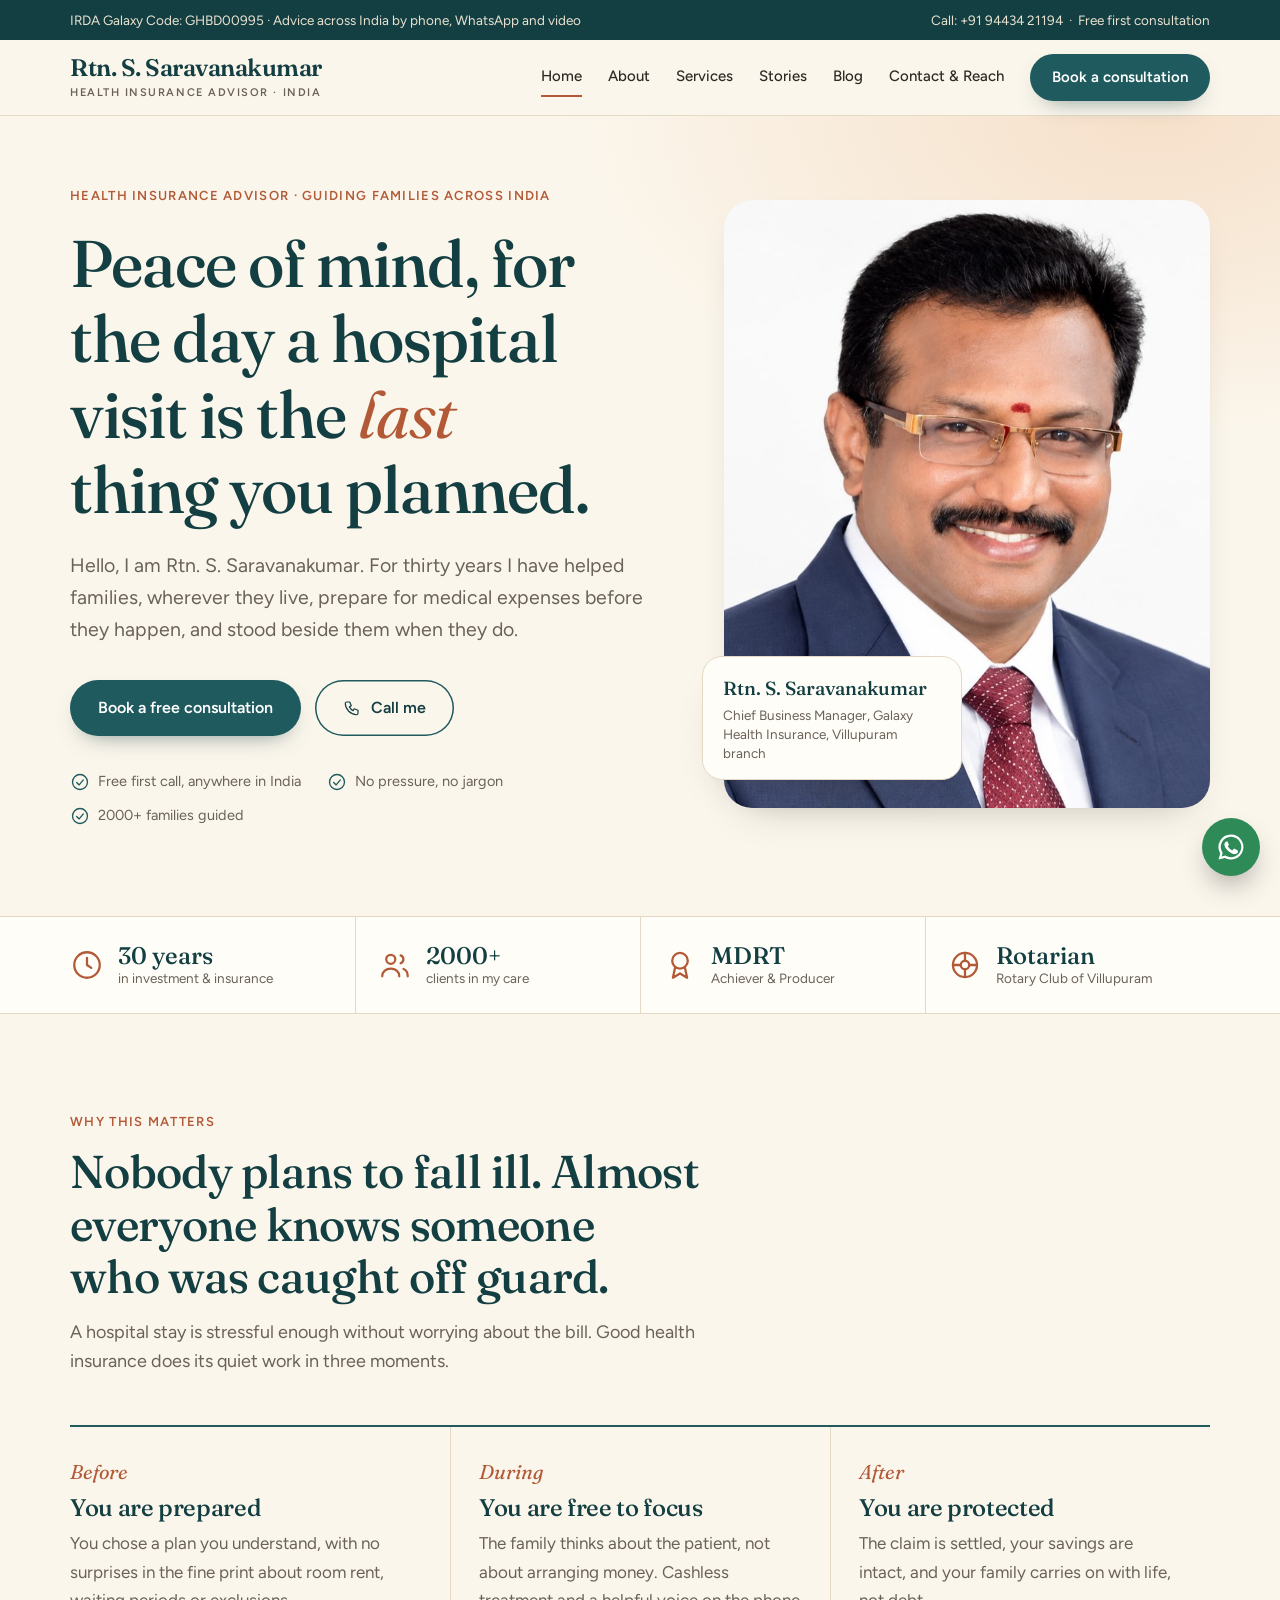
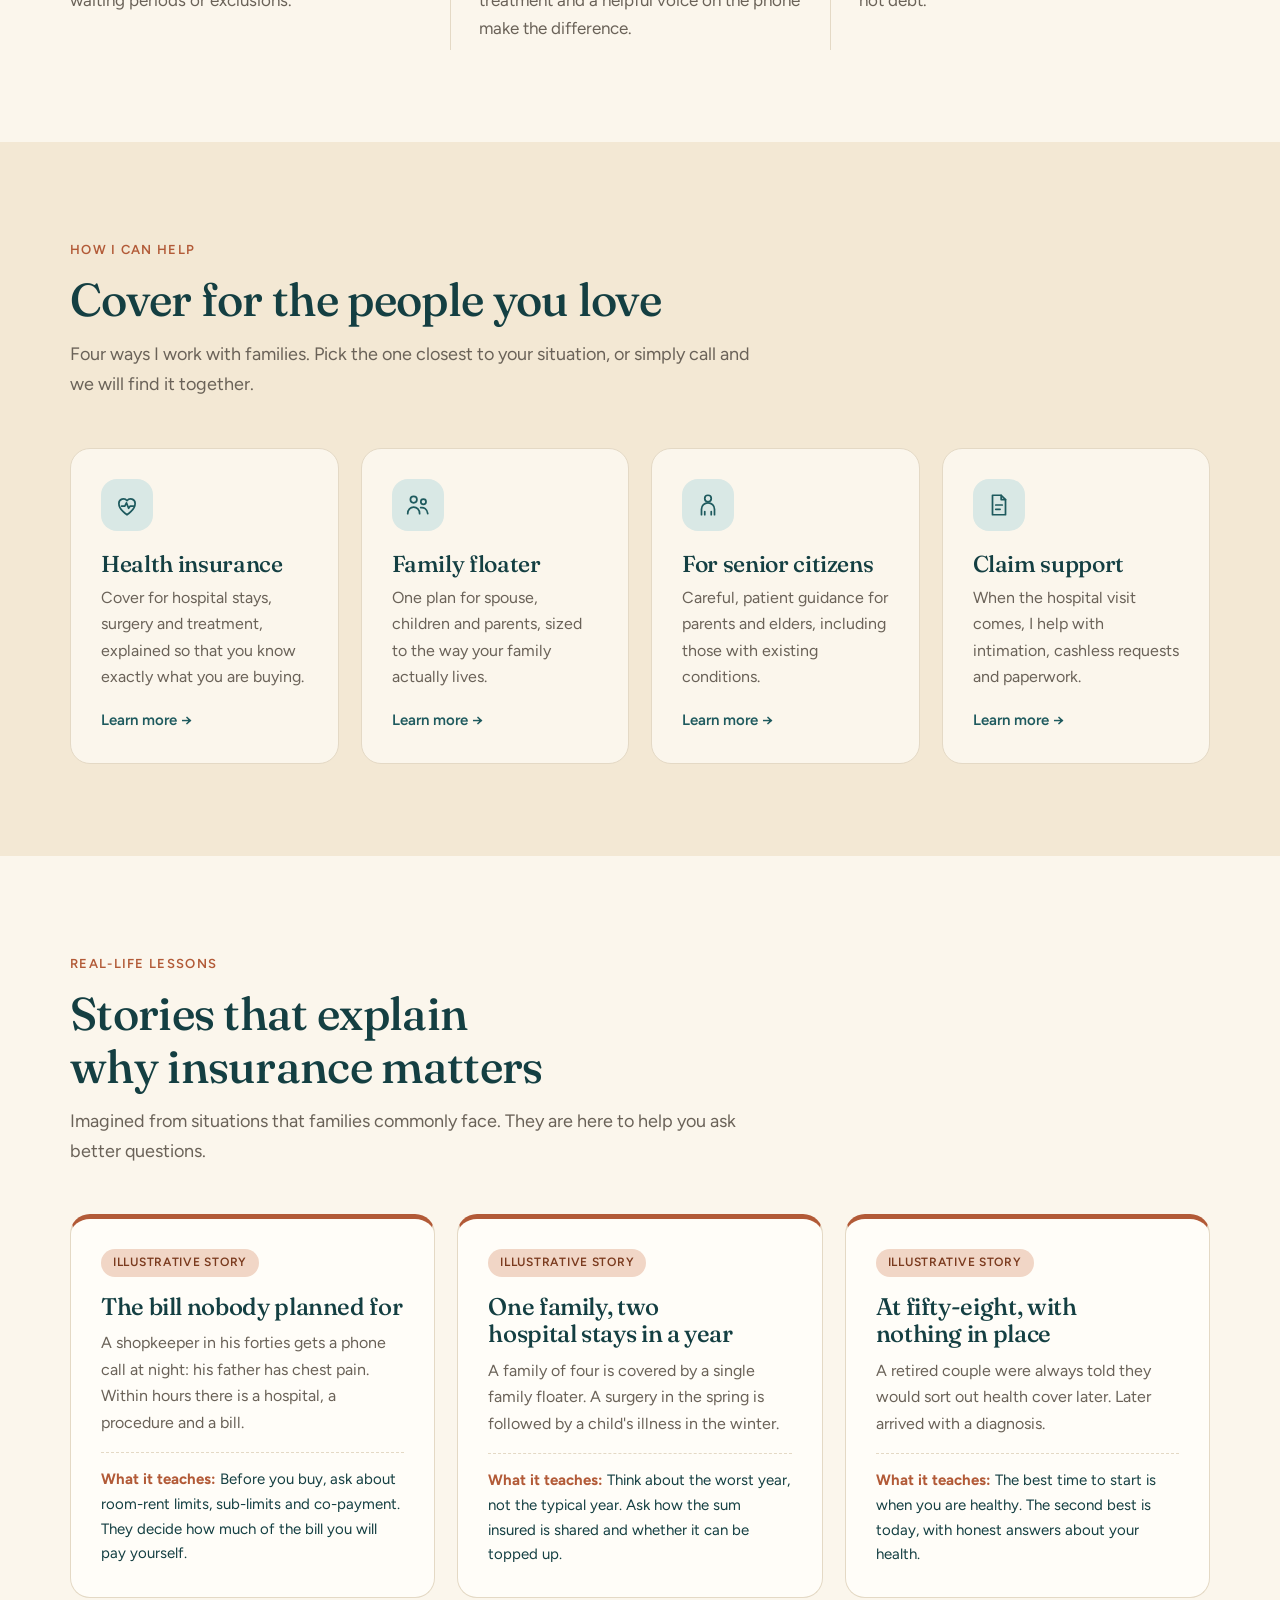
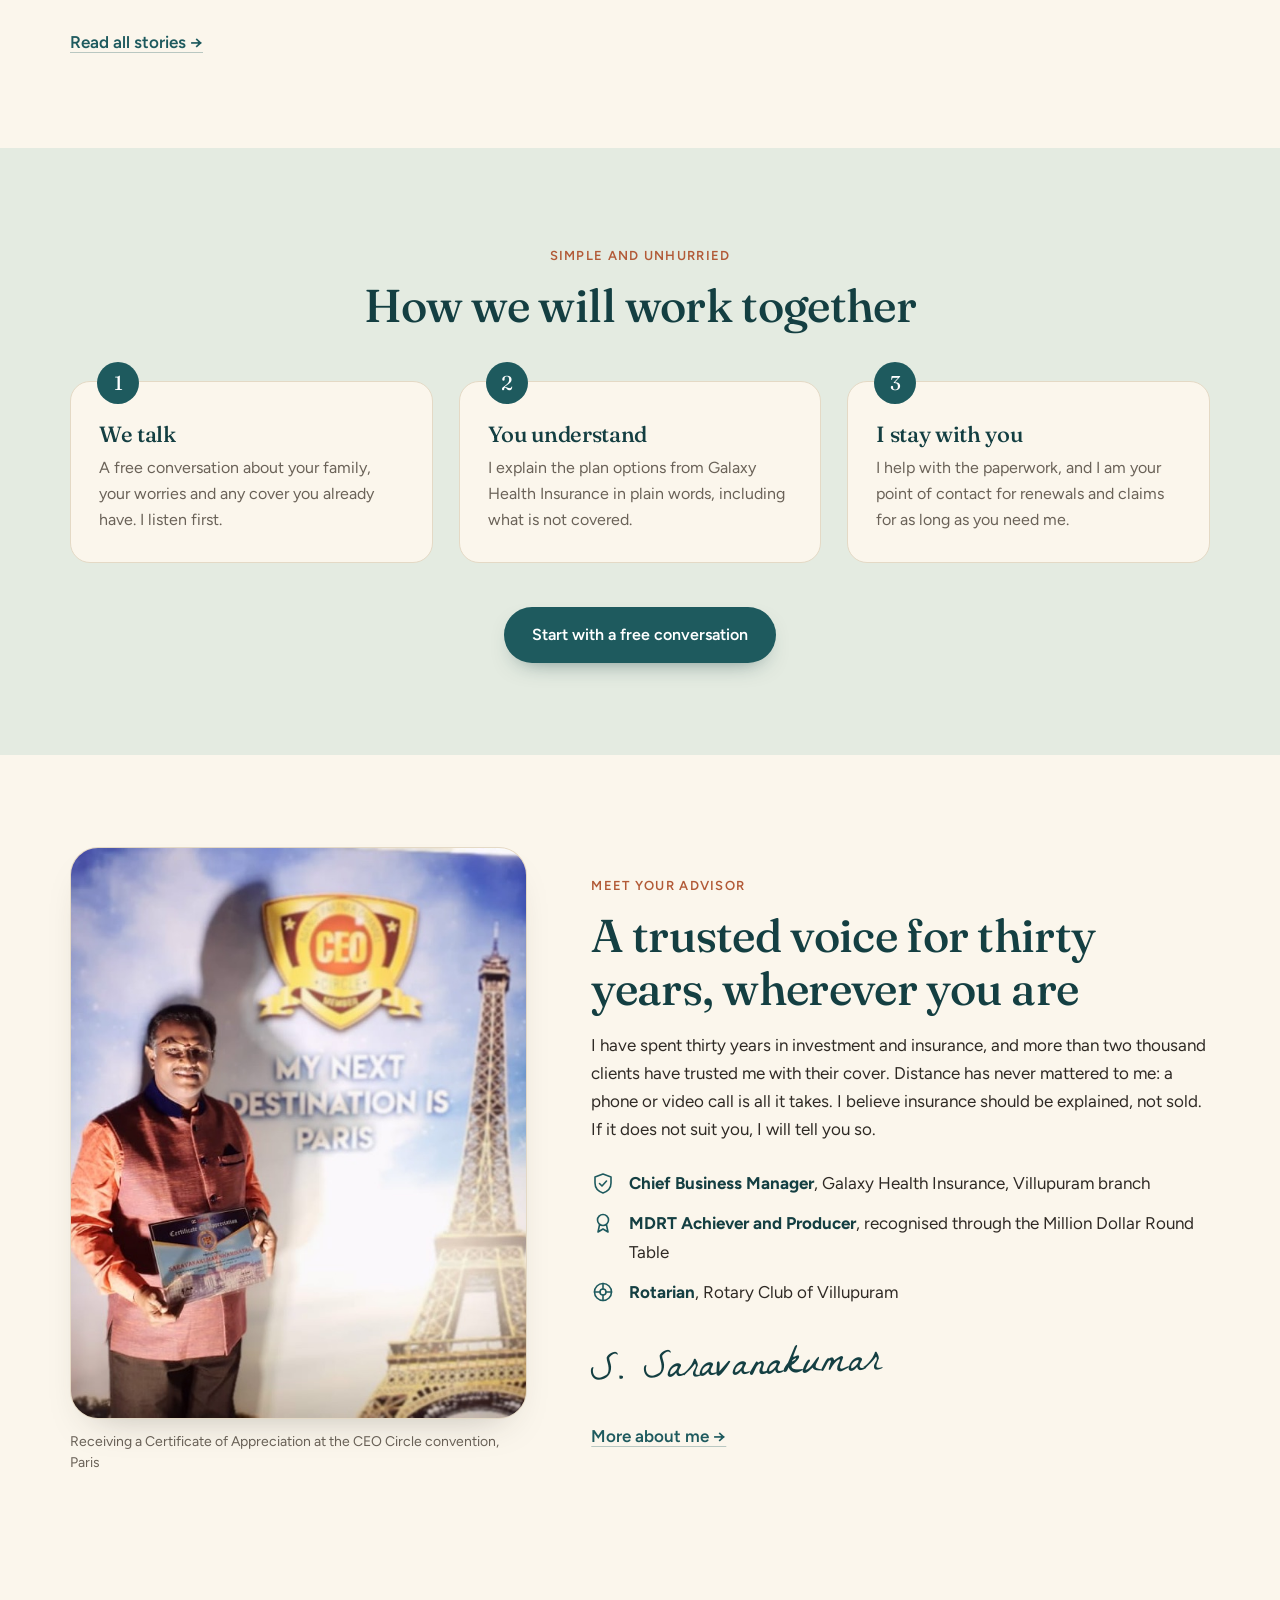
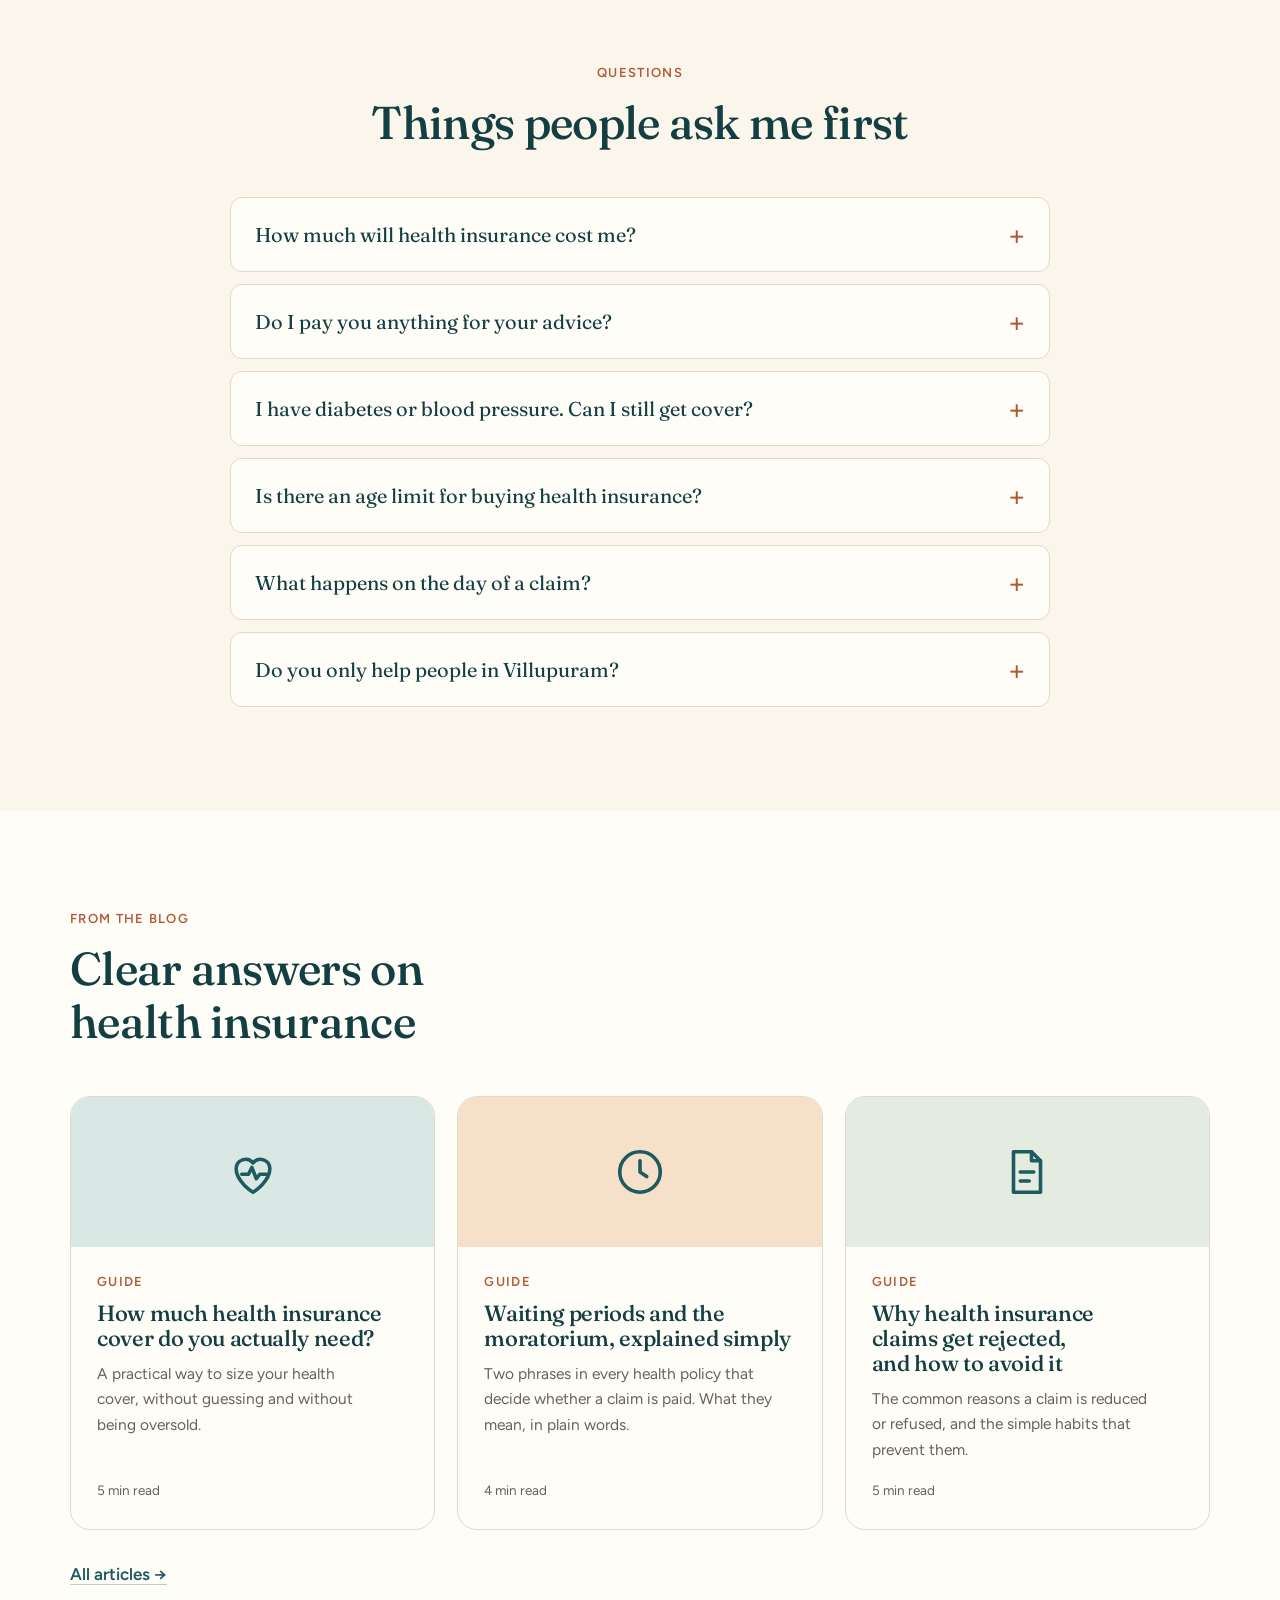
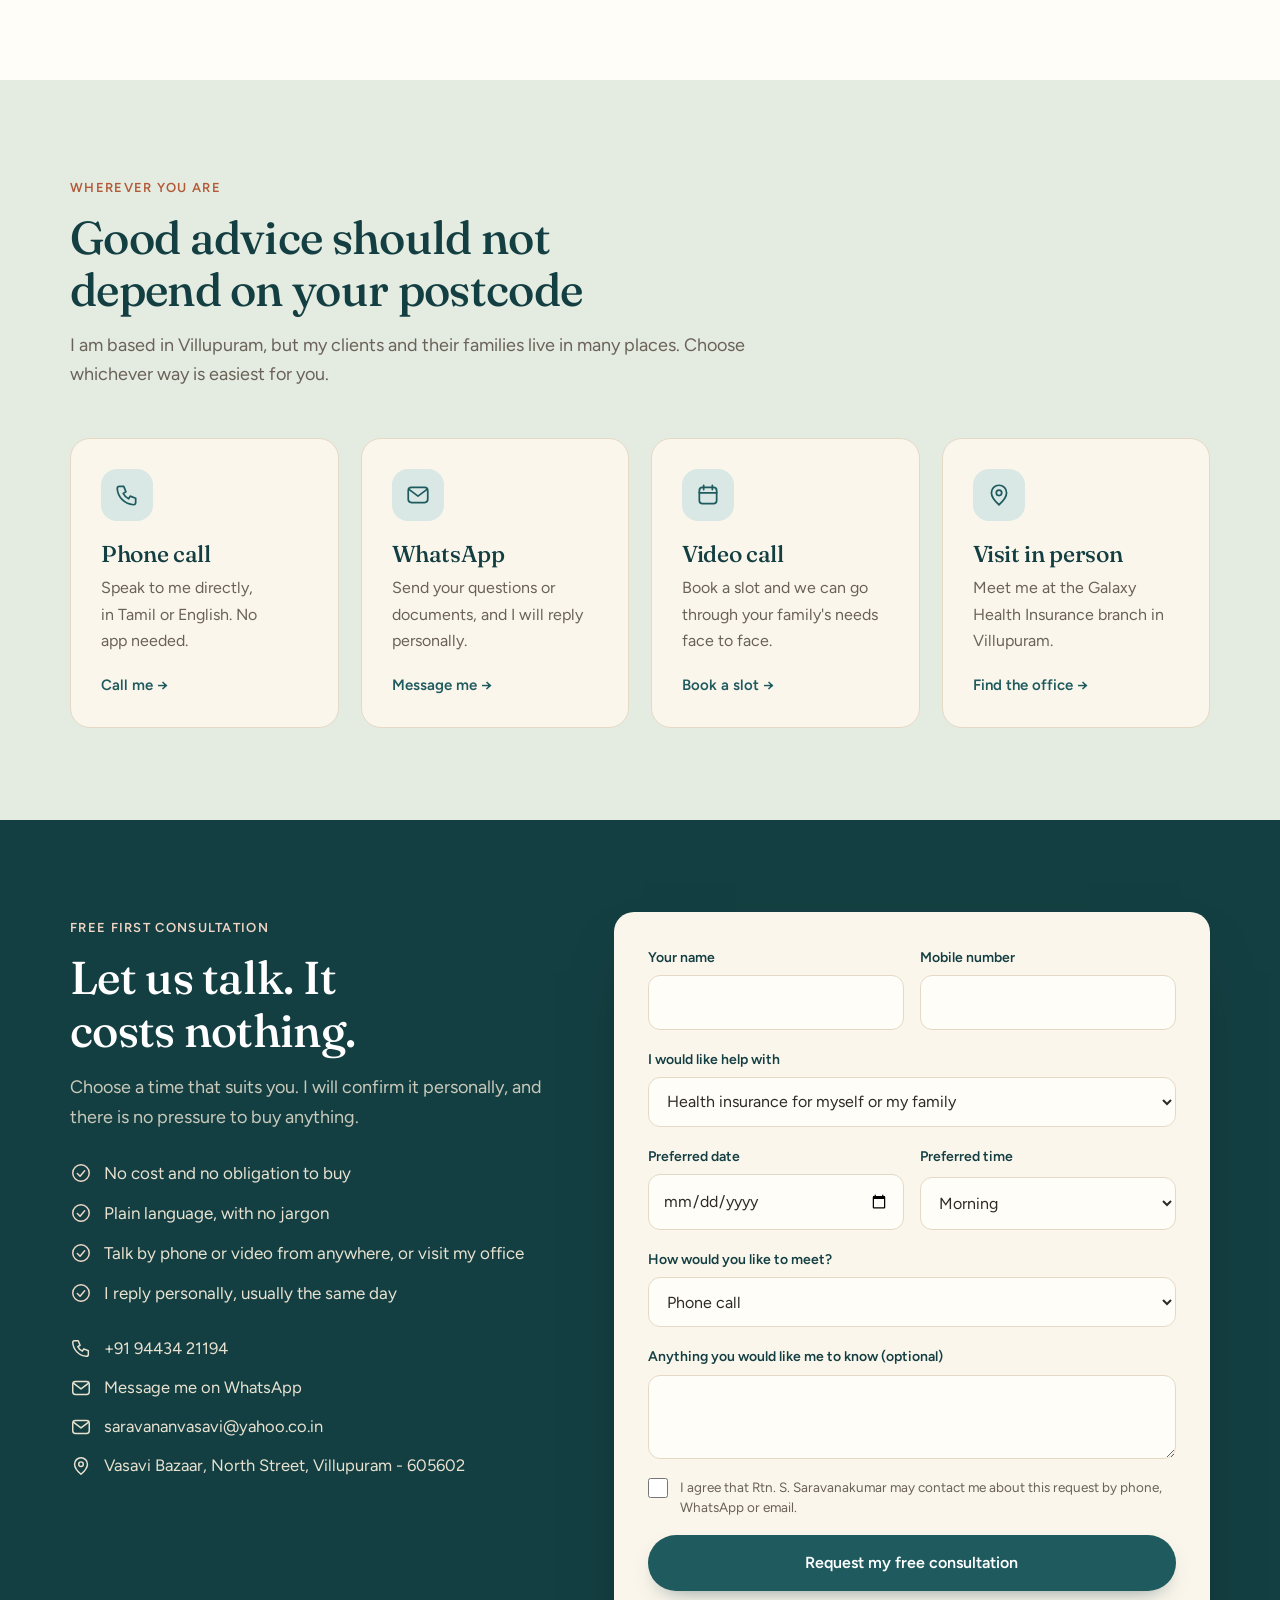
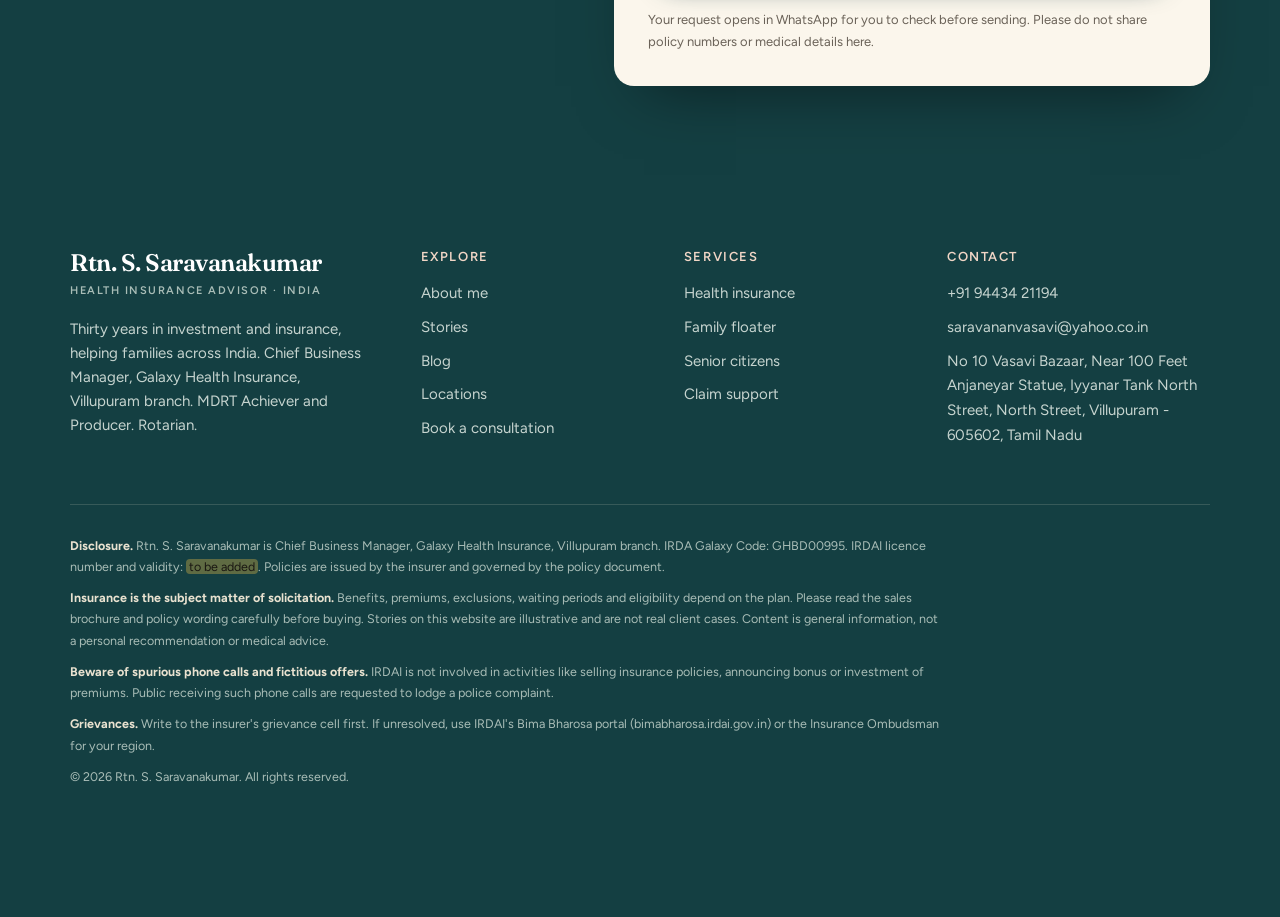
<file: index.html>
<!doctype html>
<html lang="en"><head><meta charset="utf-8"><meta name="viewport" content="width=device-width, initial-scale=1, viewport-fit=cover">
<title>Health Insurance Advisor Across India | S. Saravanakumar</title><meta name="description" content="Rtn. S. Saravanakumar, health insurance advisor in Villupuram with 30 years of experience and 2000+ clients. Advice across India. Book a free consultation.">
<link rel="canonical" href="https://www.insurewithsaravanaa.com/index.html"><meta name="theme-color" content="#fbf6ec">
<meta property="og:title" content="Health Insurance Advisor Across India | S. Saravanakumar"><meta property="og:description" content="Rtn. S. Saravanakumar, health insurance advisor in Villupuram with 30 years of experience and 2000+ clients. Advice across India. Book a free consultation."><meta property="og:type" content="website"><meta property="og:locale" content="en_IN"><meta property="og:image" content="https://www.insurewithsaravanaa.com/assets/img/portrait.jpg"><meta name="twitter:card" content="summary_large_image">
<link rel="preconnect" href="https://fonts.googleapis.com"><link rel="preconnect" href="https://fonts.gstatic.com" crossorigin><link href="https://fonts.googleapis.com/css2?family=Fraunces:ital,opsz,wght@0,9..144,400;0,9..144,500;0,9..144,600;1,9..144,400&family=Figtree:wght@400;500;600&family=La+Belle+Aurore&display=swap" rel="stylesheet"><link rel="stylesheet" href="assets/style.css"><script type="application/ld+json">{"@context": "https://schema.org", "@type": "InsuranceAgency", "name": "Rtn. S. Saravanakumar, Health Insurance Advisor", "description": "Health insurance advisor with 30 years of experience, advising families across India by phone, WhatsApp and video. Based in Villupuram, Tamil Nadu. Chief Business Manager, Galaxy Health Insurance, Villupuram branch.", "url": "https://www.insurewithsaravanaa.com", "areaServed": {"@type": "Country", "name": "India"}, "telephone": "+919443421194", "email": "saravananvasavi@yahoo.co.in", "address": {"@type": "PostalAddress", "streetAddress": "No 10 Vasavi Bazaar, Near 100 Feet Anjaneyar Statue, Iyyanar Tank North Street, North Street", "addressLocality": "Villupuram", "addressRegion": "Tamil Nadu", "postalCode": "605602", "addressCountry": "IN"}, "identifier": "GHBD00995", "founder": {"@type": "Person", "name": "Rtn. S. Saravanakumar", "jobTitle": "Chief Business Manager, Galaxy Health Insurance, Villupuram branch"}}</script><script type="application/ld+json">{"@context": "https://schema.org", "@type": "FAQPage", "mainEntity": [{"@type": "Question", "name": "How much will health insurance cost me?", "acceptedAnswer": {"@type": "Answer", "text": "It depends on your age, the sum insured, the plan and your health history. On our first call I can explain the options and what drives the price, so you can decide what fits your family and budget."}}, {"@type": "Question", "name": "Do I pay you anything for your advice?", "acceptedAnswer": {"@type": "Answer", "text": "No. You pay only the insurer's premium. My remuneration comes from the insurer under IRDAI rules, and I am happy to explain it if you ask."}}, {"@type": "Question", "name": "I have diabetes or blood pressure. Can I still get cover?", "acceptedAnswer": {"@type": "Answer", "text": "Often yes, though there may be a waiting period or a higher premium. What matters most is telling the insurer honestly at the start, so your claim is protected later."}}, {"@type": "Question", "name": "Is there an age limit for buying health insurance?", "acceptedAnswer": {"@type": "Answer", "text": "IRDAI's 2024 directions say insurers cannot refuse a health policy purely because of age, where earlier many stopped at 65. Premiums and waiting periods still apply, so starting early still helps."}}, {"@type": "Question", "name": "What happens on the day of a claim?", "acceptedAnswer": {"@type": "Answer", "text": "Call me. I help you inform the insurer, request cashless treatment where it applies, and collect the right documents, so you can focus on the person in the hospital bed."}}, {"@type": "Question", "name": "Do you only help people in Villupuram?", "acceptedAnswer": {"@type": "Answer", "text": "No. I am based in Villupuram, but I advise families across India by phone, WhatsApp and video call, and most paperwork can be completed digitally. Distance is not a barrier."}}]}</script></head>
<body><a class="skip" href="#main">Skip to content</a>
<div class="top"><div class="wrap"><span>IRDA Galaxy Code: GHBD00995 &middot; Advice across India by phone, WhatsApp and video</span><span><a href="tel:+919443421194" data-call>Call: +91&nbsp;94434&nbsp;21194</a> &nbsp;&middot;&nbsp; Free first consultation</span></div></div>
<header class="site"><div class="wrap hd"><a class="logo" href="index.html"><b>Rtn. S. Saravanakumar</b><small>Health insurance advisor &middot; India</small></a>
<nav class="menu" aria-label="Primary"><a href="index.html" aria-current=page>Home</a><a href="about.html">About</a><a href="services.html">Services</a><a href="stories.html">Stories</a><a href="blog/index.html">Blog</a><a href="locations.html">Contact & Reach</a><a class="btn" href="book-appointment.html">Book a consultation</a></nav>
<button class="burger" id="burger" aria-label="Menu" aria-expanded="false"><i></i><i></i></button></div></header>
<main id="main">
<section class="hero"><div class="wrap hero-grid">
<div><span class="kicker r">Health insurance advisor &middot; Guiding families across India</span>
<h1 class="r">Peace of mind, for the day a hospital visit is the <em>last</em> thing you planned.</h1>
<p class="lede r">Hello, I am Rtn. S. Saravanakumar. For thirty years I have helped families, wherever they live, prepare for medical expenses before they happen, and stood beside them when they do.</p>
<div class="cta r"><a class="btn" href="book-appointment.html">Book a free consultation</a><a class="btn line" href="#" data-call><svg viewBox="0 0 24 24" fill="none" stroke="currentColor" stroke-width="1.6" stroke-linecap="round" stroke-linejoin="round" aria-hidden="true"><path d="M5 4h4l2 5-2.500 1.500a11 11 0 0 0 5 5L15 13l5 2v4a2 2 0 0 1-2 2A16 16 0 0 1 3 6a2 2 0 0 1 2-2z"/></svg> Call me</a></div>
<div class="assure r"><span><svg viewBox="0 0 24 24" fill="none" stroke="currentColor" stroke-width="1.6" stroke-linecap="round" stroke-linejoin="round" aria-hidden="true"><circle cx="12" cy="12" r="9"/><path d="M8 12.500l3 3 5-6"/></svg> Free first call, anywhere in India</span><span><svg viewBox="0 0 24 24" fill="none" stroke="currentColor" stroke-width="1.6" stroke-linecap="round" stroke-linejoin="round" aria-hidden="true"><circle cx="12" cy="12" r="9"/><path d="M8 12.500l3 3 5-6"/></svg> No pressure, no jargon</span><span><svg viewBox="0 0 24 24" fill="none" stroke="currentColor" stroke-width="1.6" stroke-linecap="round" stroke-linejoin="round" aria-hidden="true"><circle cx="12" cy="12" r="9"/><path d="M8 12.500l3 3 5-6"/></svg> 2000+ families guided</span></div></div>
<div class="art r"><div class="photo"><img src="assets/img/portrait.jpg" alt="Rtn. S. Saravanakumar, health insurance advisor, smiling in a navy suit" width="1400" height="933" fetchpriority="high" decoding="async"></div><div class="hello"><b>Rtn. S. Saravanakumar</b><span>Chief Business Manager, Galaxy Health Insurance, Villupuram branch</span></div></div>
</div></section>

<div class="trust"><div class="wrap">
<div class="tb"><svg viewBox="0 0 24 24" fill="none" stroke="currentColor" stroke-width="1.6" stroke-linecap="round" stroke-linejoin="round" aria-hidden="true"><circle cx="12" cy="12" r="9"/><path d="M12 7v5l3 2"/></svg><div><b>30 years</b><span>in investment &amp; insurance</span></div></div>
<div class="tb"><svg viewBox="0 0 24 24" fill="none" stroke="currentColor" stroke-width="1.6" stroke-linecap="round" stroke-linejoin="round" aria-hidden="true"><circle cx="9" cy="8" r="3.200"/><path d="M3 20c0-3.400 2.700-5.500 6-5.500s6 2.100 6 5.500"/><path d="M16 5.200a3 3 0 0 1 0 5.600M18 14.800c2 .7 3 2.400 3 5.200"/></svg><div><b>2000+</b><span>clients in my care</span></div></div>
<div class="tb"><svg viewBox="0 0 24 24" fill="none" stroke="currentColor" stroke-width="1.6" stroke-linecap="round" stroke-linejoin="round" aria-hidden="true"><circle cx="12" cy="9" r="5.500"/><path d="M8.500 14l-1.500 7 5-3 5 3-1.500-7"/></svg><div><b>MDRT</b><span>Achiever &amp; Producer</span></div></div>
<div class="tb"><svg viewBox="0 0 24 24" fill="none" stroke="currentColor" stroke-width="1.6" stroke-linecap="round" stroke-linejoin="round" aria-hidden="true"><circle cx="12" cy="12" r="8.500"/><circle cx="12" cy="12" r="3"/><path d="M12 3.500V9M12 15v5.500M3.500 12H9M15 12h5.500"/></svg><div><b>Rotarian</b><span>Rotary Club of Villupuram</span></div></div>
</div></div>

<section class="s"><div class="wrap">
<div class="sh r"><span class="kicker">Why this matters</span><h2>Nobody plans to fall ill. Almost everyone knows someone who was caught off guard.</h2><p>A hospital stay is stressful enough without worrying about the bill. Good health insurance does its quiet work in three moments.</p></div>
<div class="three">
<div class="r"><span class="n">Before</span><h3>You are prepared</h3><p>You chose a plan you understand, with no surprises in the fine print about room rent, waiting periods or exclusions.</p></div>
<div class="r"><span class="n">During</span><h3>You are free to focus</h3><p>The family thinks about the patient, not about arranging money. Cashless treatment and a helpful voice on the phone make the difference.</p></div>
<div class="r"><span class="n">After</span><h3>You are protected</h3><p>The claim is settled, your savings are intact, and your family carries on with life, not debt.</p></div>
</div></div></section>

<section class="s sand"><div class="wrap">
<div class="sh r"><span class="kicker">How I can help</span><h2>Cover for the people you love</h2><p>Four ways I work with families. Pick the one closest to your situation, or simply call and we will find it together.</p></div>
<div class="grid g4"><a class="card r" href="health-insurance.html"><div class="ic"><svg viewBox="0 0 24 24" fill="none" stroke="currentColor" stroke-width="1.6" stroke-linecap="round" stroke-linejoin="round" aria-hidden="true"><path d="M12 21s-7.5-4.6-7.5-10.4A4.2 4.2 0 0 1 12 8a4.2 4.2 0 0 1 7.5 2.600C19.500 16.400 12 21 12 21z"/><path d="M7 13h3l1.500-3 2 5 1.500-2H18"/></svg></div><h3>Health insurance</h3><p>Cover for hospital stays, surgery and treatment, explained so that you know exactly what you are buying.</p><span class="more">Learn more &rarr;</span></a><a class="card r" href="family-health-insurance.html"><div class="ic"><svg viewBox="0 0 24 24" fill="none" stroke="currentColor" stroke-width="1.6" stroke-linecap="round" stroke-linejoin="round" aria-hidden="true"><circle cx="8" cy="7" r="3"/><circle cx="17" cy="9" r="2.400"/><path d="M2.500 20c0-3.600 2.500-6 5.500-6s5.500 2.400 5.500 6M14.500 14.500c2.800-.5 6 .9 6.500 5.500"/></svg></div><h3>Family floater</h3><p>One plan for spouse, children and parents, sized to the way your family actually lives.</p><span class="more">Learn more &rarr;</span></a><a class="card r" href="senior-citizen-health-insurance.html"><div class="ic"><svg viewBox="0 0 24 24" fill="none" stroke="currentColor" stroke-width="1.6" stroke-linecap="round" stroke-linejoin="round" aria-hidden="true"><circle cx="12" cy="6" r="3"/><path d="M6 21v-5a6 6 0 0 1 12 0v5M9 21v-3M15 21v-3"/></svg></div><h3>For senior citizens</h3><p>Careful, patient guidance for parents and elders, including those with existing conditions.</p><span class="more">Learn more &rarr;</span></a><a class="card r" href="claim-support.html"><div class="ic"><svg viewBox="0 0 24 24" fill="none" stroke="currentColor" stroke-width="1.6" stroke-linecap="round" stroke-linejoin="round" aria-hidden="true"><path d="M6 3h8l4 4v14H6z"/><path d="M14 3v4h4M9 12h6M9 16h4"/></svg></div><h3>Claim support</h3><p>When the hospital visit comes, I help with intimation, cashless requests and paperwork.</p><span class="more">Learn more &rarr;</span></a></div>
</div></section>

<section class="s"><div class="wrap">
<div class="sh r"><span class="kicker">Real-life lessons</span><h2>Stories that explain why insurance matters</h2><p>Imagined from situations that families commonly face. They are here to help you ask better questions.</p></div>
<div class="grid g3"><article class="story r"><span class="tag">Illustrative story</span><h3>The bill nobody planned for</h3><p>A shopkeeper in his forties gets a phone call at night: his father has chest pain. Within hours there is a hospital, a procedure and a bill.</p><div class="lesson"><b>What it teaches:</b> Before you buy, ask about room-rent limits, sub-limits and co-payment. They decide how much of the bill you will pay yourself.</div></article><article class="story r"><span class="tag">Illustrative story</span><h3>One family, two hospital stays in a year</h3><p>A family of four is covered by a single family floater. A surgery in the spring is followed by a child's illness in the winter.</p><div class="lesson"><b>What it teaches:</b> Think about the worst year, not the typical year. Ask how the sum insured is shared and whether it can be topped up.</div></article><article class="story r"><span class="tag">Illustrative story</span><h3>At fifty-eight, with nothing in place</h3><p>A retired couple were always told they would sort out health cover later. Later arrived with a diagnosis.</p><div class="lesson"><b>What it teaches:</b> The best time to start is when you are healthy. The second best is today, with honest answers about your health.</div></article></div>
<p class="r" style="margin-top:30px"><a class="tlink" href="stories.html">Read all stories &rarr;</a></p>
</div></section>

<section class="s sage"><div class="wrap">
<div class="sh center r" style="text-align:center"><span class="kicker">Simple and unhurried</span><h2>How we will work together</h2></div>
<div class="steps" style="margin-top:34px">
<div class="step r"><h3>We talk</h3><p>A free conversation about your family, your worries and any cover you already have. I listen first.</p></div>
<div class="step r"><h3>You understand</h3><p>I explain the plan options from Galaxy Health Insurance in plain words, including what is not covered.</p></div>
<div class="step r"><h3>I stay with you</h3><p>I help with the paperwork, and I am your point of contact for renewals and claims for as long as you need me.</p></div>
</div>
<div class="center" style="text-align:center;margin-top:44px"><a class="btn" href="book-appointment.html">Start with a free conversation</a></div>
</div></section>

<section class="s"><div class="wrap about-grid">
<figure class="r"><div class="portrait"><img src="assets/img/ceo-circle-certificate.jpg" alt="Rtn. S. Saravanakumar holding a Certificate of Appreciation in front of a Paris backdrop" loading="lazy"></div><figcaption class="cap">Receiving a Certificate of Appreciation at the CEO Circle convention, Paris</figcaption></figure>
<div class="r"><span class="kicker">Meet your advisor</span><h2 style="font-size:clamp(30px,3.8vw,46px);margin:12px 0 16px">A trusted voice for thirty years, wherever you are</h2>
<p>I have spent thirty years in investment and insurance, and more than two thousand clients have trusted me with their cover. Distance has never mattered to me: a phone or video call is all it takes. I believe insurance should be explained, not sold. If it does not suit you, I will tell you so.</p>
<ul class="creds"><li><svg viewBox="0 0 24 24" fill="none" stroke="currentColor" stroke-width="1.6" stroke-linecap="round" stroke-linejoin="round" aria-hidden="true"><path d="M12 3l8 3v6c0 5-3.400 8.400-8 10-4.600-1.600-8-5-8-10V6z"/><path d="M8.500 12.500l2.500 2.500 4.500-5"/></svg><span><b>Chief Business Manager</b>, Galaxy Health Insurance, Villupuram branch</span></li>
<li><svg viewBox="0 0 24 24" fill="none" stroke="currentColor" stroke-width="1.6" stroke-linecap="round" stroke-linejoin="round" aria-hidden="true"><circle cx="12" cy="9" r="5.500"/><path d="M8.500 14l-1.500 7 5-3 5 3-1.500-7"/></svg><span><b>MDRT Achiever and Producer</b>, recognised through the Million Dollar Round Table</span></li>
<li><svg viewBox="0 0 24 24" fill="none" stroke="currentColor" stroke-width="1.6" stroke-linecap="round" stroke-linejoin="round" aria-hidden="true"><circle cx="12" cy="12" r="8.500"/><circle cx="12" cy="12" r="3"/><path d="M12 3.500V9M12 15v5.500M3.500 12H9M15 12h5.500"/></svg><span><b>Rotarian</b>, Rotary Club of Villupuram</span></li></ul>
<span class="sig">S. Saravanakumar</span><p style="margin-top:20px"><a class="tlink" href="about.html">More about me &rarr;</a></p></div>
</div></section>



<section class="s"><div class="wrap">
<div class="sh center r" style="text-align:center"><span class="kicker">Questions</span><h2>Things people ask me first</h2></div>
<div class="faq r"><details><summary>How much will health insurance cost me?</summary><p>It depends on your age, the sum insured, the plan and your health history. On our first call I can explain the options and what drives the price, so you can decide what fits your family and budget.</p></details><details><summary>Do I pay you anything for your advice?</summary><p>No. You pay only the insurer's premium. My remuneration comes from the insurer under IRDAI rules, and I am happy to explain it if you ask.</p></details><details><summary>I have diabetes or blood pressure. Can I still get cover?</summary><p>Often yes, though there may be a waiting period or a higher premium. What matters most is telling the insurer honestly at the start, so your claim is protected later.</p></details><details><summary>Is there an age limit for buying health insurance?</summary><p>IRDAI's 2024 directions say insurers cannot refuse a health policy purely because of age, where earlier many stopped at 65. Premiums and waiting periods still apply, so starting early still helps.</p></details><details><summary>What happens on the day of a claim?</summary><p>Call me. I help you inform the insurer, request cashless treatment where it applies, and collect the right documents, so you can focus on the person in the hospital bed.</p></details><details><summary>Do you only help people in Villupuram?</summary><p>No. I am based in Villupuram, but I advise families across India by phone, WhatsApp and video call, and most paperwork can be completed digitally. Distance is not a barrier.</p></details></div></div></section>

<section class="s white"><div class="wrap">
<div class="sh r"><span class="kicker">From the blog</span><h2>Clear answers on health insurance</h2></div>
<div class="grid g3"><a class="post-card r" href="blog/how-much-health-insurance-do-you-need.html"><div class="cover c1"><svg viewBox="0 0 24 24" fill="none" stroke="currentColor" stroke-width="1.6" stroke-linecap="round" stroke-linejoin="round" aria-hidden="true"><path d="M12 21s-7.5-4.6-7.5-10.4A4.2 4.2 0 0 1 12 8a4.2 4.2 0 0 1 7.5 2.600C19.500 16.400 12 21 12 21z"/><path d="M7 13h3l1.500-3 2 5 1.500-2H18"/></svg></div><div class="pc"><span class="kicker">Guide</span><h3>How much health insurance cover do you actually need?</h3><p>A practical way to size your health cover, without guessing and without being oversold.</p><span class="meta">5 min read</span></div></a><a class="post-card r" href="blog/waiting-period-and-moratorium-explained.html"><div class="cover c2"><svg viewBox="0 0 24 24" fill="none" stroke="currentColor" stroke-width="1.6" stroke-linecap="round" stroke-linejoin="round" aria-hidden="true"><circle cx="12" cy="12" r="9"/><path d="M12 7v5l3 2"/></svg></div><div class="pc"><span class="kicker">Guide</span><h3>Waiting periods and the moratorium, explained simply</h3><p>Two phrases in every health policy that decide whether a claim is paid. What they mean, in plain words.</p><span class="meta">4 min read</span></div></a><a class="post-card r" href="blog/why-health-insurance-claims-get-rejected.html"><div class="cover c3"><svg viewBox="0 0 24 24" fill="none" stroke="currentColor" stroke-width="1.6" stroke-linecap="round" stroke-linejoin="round" aria-hidden="true"><path d="M6 3h8l4 4v14H6z"/><path d="M14 3v4h4M9 12h6M9 16h4"/></svg></div><div class="pc"><span class="kicker">Guide</span><h3>Why health insurance claims get rejected, and how to avoid it</h3><p>The common reasons a claim is reduced or refused, and the simple habits that prevent them.</p><span class="meta">5 min read</span></div></a></div>
<p class="r" style="margin-top:30px"><a class="tlink" href="blog/index.html">All articles &rarr;</a></p></div></section>

<section class="s sage"><div class="wrap">
<div class="sh r"><span class="kicker">Wherever you are</span><h2>Good advice should not depend on your postcode</h2><p>I am based in Villupuram, but my clients and their families live in many places. Choose whichever way is easiest for you.</p></div>
<div class="grid g4">
<a class="card r" href="#" data-call><div class="ic"><svg viewBox="0 0 24 24" fill="none" stroke="currentColor" stroke-width="1.6" stroke-linecap="round" stroke-linejoin="round" aria-hidden="true"><path d="M5 4h4l2 5-2.500 1.500a11 11 0 0 0 5 5L15 13l5 2v4a2 2 0 0 1-2 2A16 16 0 0 1 3 6a2 2 0 0 1 2-2z"/></svg></div><h3>Phone call</h3><p>Speak to me directly, in Tamil or English. No app needed.</p><span class="more">Call me &rarr;</span></a>
<a class="card r" href="#" data-wa><div class="ic"><svg viewBox="0 0 24 24" fill="none" stroke="currentColor" stroke-width="1.6" stroke-linecap="round" stroke-linejoin="round" aria-hidden="true"><rect x="3" y="5" width="18" height="14" rx="3"/><path d="M4 7l8 6 8-6"/></svg></div><h3>WhatsApp</h3><p>Send your questions or documents, and I will reply personally.</p><span class="more">Message me &rarr;</span></a>
<a class="card r" href="book-appointment.html"><div class="ic"><svg viewBox="0 0 24 24" fill="none" stroke="currentColor" stroke-width="1.6" stroke-linecap="round" stroke-linejoin="round" aria-hidden="true"><rect x="4" y="5" width="16" height="15" rx="3"/><path d="M4 10h16M8 3v4M16 3v4"/></svg></div><h3>Video call</h3><p>Book a slot and we can go through your family's needs face to face.</p><span class="more">Book a slot &rarr;</span></a>
<a class="card r" href="locations.html"><div class="ic"><svg viewBox="0 0 24 24" fill="none" stroke="currentColor" stroke-width="1.6" stroke-linecap="round" stroke-linejoin="round" aria-hidden="true"><path d="M12 21s7-6 7-11a7 7 0 1 0-14 0c0 5 7 11 7 11z"/><circle cx="12" cy="10" r="2.500"/></svg></div><h3>Visit in person</h3><p>Meet me at the Galaxy Health Insurance branch in Villupuram.</p><span class="more">Find the office &rarr;</span></a>
</div></div></section>
<section class="s teal" id="book"><div class="wrap book">
<div class="r"><span class="kicker">Free first consultation</span><h2>Let us talk. It costs nothing.</h2><p class="lede">Choose a time that suits you. I will confirm it personally, and there is no pressure to buy anything.</p>
<ul class="reassure"><li><svg viewBox="0 0 24 24" fill="none" stroke="currentColor" stroke-width="1.6" stroke-linecap="round" stroke-linejoin="round" aria-hidden="true"><circle cx="12" cy="12" r="9"/><path d="M8 12.500l3 3 5-6"/></svg><span>No cost and no obligation to buy</span></li><li><svg viewBox="0 0 24 24" fill="none" stroke="currentColor" stroke-width="1.6" stroke-linecap="round" stroke-linejoin="round" aria-hidden="true"><circle cx="12" cy="12" r="9"/><path d="M8 12.500l3 3 5-6"/></svg><span>Plain language, with no jargon</span></li><li><svg viewBox="0 0 24 24" fill="none" stroke="currentColor" stroke-width="1.6" stroke-linecap="round" stroke-linejoin="round" aria-hidden="true"><circle cx="12" cy="12" r="9"/><path d="M8 12.500l3 3 5-6"/></svg><span>Talk by phone or video from anywhere, or visit my office</span></li><li><svg viewBox="0 0 24 24" fill="none" stroke="currentColor" stroke-width="1.6" stroke-linecap="round" stroke-linejoin="round" aria-hidden="true"><circle cx="12" cy="12" r="9"/><path d="M8 12.500l3 3 5-6"/></svg><span>I reply personally, usually the same day</span></li></ul>
<div class="contact-lines"><a href="tel:+919443421194" data-call><svg viewBox="0 0 24 24" fill="none" stroke="currentColor" stroke-width="1.6" stroke-linecap="round" stroke-linejoin="round" aria-hidden="true"><path d="M5 4h4l2 5-2.500 1.500a11 11 0 0 0 5 5L15 13l5 2v4a2 2 0 0 1-2 2A16 16 0 0 1 3 6a2 2 0 0 1 2-2z"/></svg><span>+91&nbsp;94434&nbsp;21194</span></a><a href="#" data-wa><svg viewBox="0 0 24 24" fill="none" stroke="currentColor" stroke-width="1.6" stroke-linecap="round" stroke-linejoin="round" aria-hidden="true"><rect x="3" y="5" width="18" height="14" rx="3"/><path d="M4 7l8 6 8-6"/></svg><span>Message me on WhatsApp</span></a><a href="mailto:saravananvasavi@yahoo.co.in"><svg viewBox="0 0 24 24" fill="none" stroke="currentColor" stroke-width="1.6" stroke-linecap="round" stroke-linejoin="round" aria-hidden="true"><rect x="3" y="5" width="18" height="14" rx="3"/><path d="M4 7l8 6 8-6"/></svg><span>saravananvasavi@yahoo.co.in</span></a><a href="https://www.google.com/maps/search/?api=1&query=No+10+Vasavi+Bazaar+North+Street+Villupuram+605602" target="_blank" rel="noopener"><svg viewBox="0 0 24 24" fill="none" stroke="currentColor" stroke-width="1.6" stroke-linecap="round" stroke-linejoin="round" aria-hidden="true"><path d="M12 21s7-6 7-11a7 7 0 1 0-14 0c0 5 7 11 7 11z"/><circle cx="12" cy="10" r="2.500"/></svg><span>Vasavi Bazaar, North Street, Villupuram - 605602</span></a></div></div>
<form class="f r" novalidate>
<div class="row2"><label>Your name<input name="name" autocomplete="name" required></label><label>Mobile number<input name="phone" type="tel" inputmode="tel" autocomplete="tel" required></label></div>
<label>I would like help with<select name="topic"><option>Health insurance for myself or my family</option><option>Health insurance for my parents</option><option>Reviewing a policy I already have</option><option>A claim or hospital emergency</option><option>Not sure yet, I would like to talk</option></select></label>
<div class="row2"><label>Preferred date<input name="date" type="date"></label><label>Preferred time<select name="slot"><option>Morning</option><option>Afternoon</option><option>Evening</option></select></label></div>
<label>How would you like to meet?<select name="mode"><option>Phone call</option><option>Video call</option><option>Office visit (Villupuram)</option></select></label>
<label>Anything you would like me to know (optional)<textarea name="msg"></textarea></label>
<label class="consent"><input type="checkbox" name="consent" required><span>I agree that Rtn. S. Saravanakumar may contact me about this request by phone, WhatsApp or email.</span></label>
<button class="btn" type="submit">Request my free consultation</button>
<p class="fnote" role="status">Your request opens in WhatsApp for you to check before sending. Please do not share policy numbers or medical details here.</p>
</form></div></section></main>
<footer class="site"><div class="wrap"><div class="fgrid">
<div><a class="logo" href="index.html"><b>Rtn. S. Saravanakumar</b><small>Health insurance advisor &middot; India</small></a>
<p class="about">Thirty years in investment and insurance, helping families across India. Chief Business Manager, Galaxy Health Insurance, Villupuram branch. MDRT Achiever and Producer. Rotarian.</p></div>
<div><h4>Explore</h4><ul><li><a href="about.html">About me</a></li><li><a href="stories.html">Stories</a></li><li><a href="blog/index.html">Blog</a></li><li><a href="locations.html">Locations</a></li><li><a href="book-appointment.html">Book a consultation</a></li></ul></div>
<div><h4>Services</h4><ul><li><a href="health-insurance.html">Health insurance</a></li><li><a href="family-health-insurance.html">Family floater</a></li><li><a href="senior-citizen-health-insurance.html">Senior citizens</a></li><li><a href="claim-support.html">Claim support</a></li></ul></div>
<div><h4>Contact</h4><ul><li><a href="tel:+919443421194" data-call>+91&nbsp;94434&nbsp;21194</a></li><li><a href="mailto:saravananvasavi@yahoo.co.in">saravananvasavi@yahoo.co.in</a></li><li>No 10 Vasavi Bazaar, Near 100 Feet Anjaneyar Statue, Iyyanar Tank North Street, North Street, Villupuram - 605602, Tamil Nadu</li></ul></div>
</div>
<div class="legal">
<p><b>Disclosure.</b> Rtn. S. Saravanakumar is Chief Business Manager, Galaxy Health Insurance, Villupuram branch. IRDA Galaxy Code: GHBD00995. IRDAI licence number and validity: <span class="todo">to be added</span>. Policies are issued by the insurer and governed by the policy document.</p>
<p><b>Insurance is the subject matter of solicitation.</b> Benefits, premiums, exclusions, waiting periods and eligibility depend on the plan. Please read the sales brochure and policy wording carefully before buying. Stories on this website are illustrative and are not real client cases. Content is general information, not a personal recommendation or medical advice.</p>
<p><b>Beware of spurious phone calls and fictitious offers.</b> IRDAI is not involved in activities like selling insurance policies, announcing bonus or investment of premiums. Public receiving such phone calls are requested to lodge a police complaint.</p>
<p><b>Grievances.</b> Write to the insurer's grievance cell first. If unresolved, use IRDAI's Bima Bharosa portal (bimabharosa.irdai.gov.in) or the Insurance Ombudsman for your region.</p>
<p>&copy; <span data-year>2026</span> Rtn. S. Saravanakumar. All rights reserved.</p>
</div></div></footer>
<a class="wa" data-wa href="#" aria-label="Chat on WhatsApp"><svg viewBox="0 0 24 24" fill="currentColor" aria-hidden="true"><path d="M12 2a10 10 0 0 0-8.600 15.100L2 22l5-1.300A10 10 0 1 0 12 2zm0 18.200a8.200 8.200 0 0 1-4.200-1.200l-.3-.2-3 .8.8-2.900-.2-.3A8.200 8.200 0 1 1 12 20.200zm4.500-6.100c-.2-.1-1.500-.7-1.700-.8s-.4-.1-.6.100-.6.800-.8 1-.3.200-.6.100a6.700 6.700 0 0 1-3.300-2.900c-.2-.4.200-.4.700-1.300.1-.2 0-.3 0-.5l-.8-1.800c-.2-.5-.4-.4-.6-.4h-.5a1 1 0 0 0-.7.300 3 3 0 0 0-.9 2.200 5.300 5.300 0 0 0 1.100 2.800 12 12 0 0 0 4.600 4c1.700.7 2.400.8 3.200.7a2.700 2.700 0 0 0 1.800-1.300 2.200 2.200 0 0 0 .2-1.300c-.1-.1-.3-.2-.5-.3z"/></svg></a>
<div class="mbar" id="mbar"><a class="c" href="#" data-call>Call now</a><a class="b" href="book-appointment.html">Book consultation</a></div>
<script src="assets/main.js"></script></body></html>
</file>
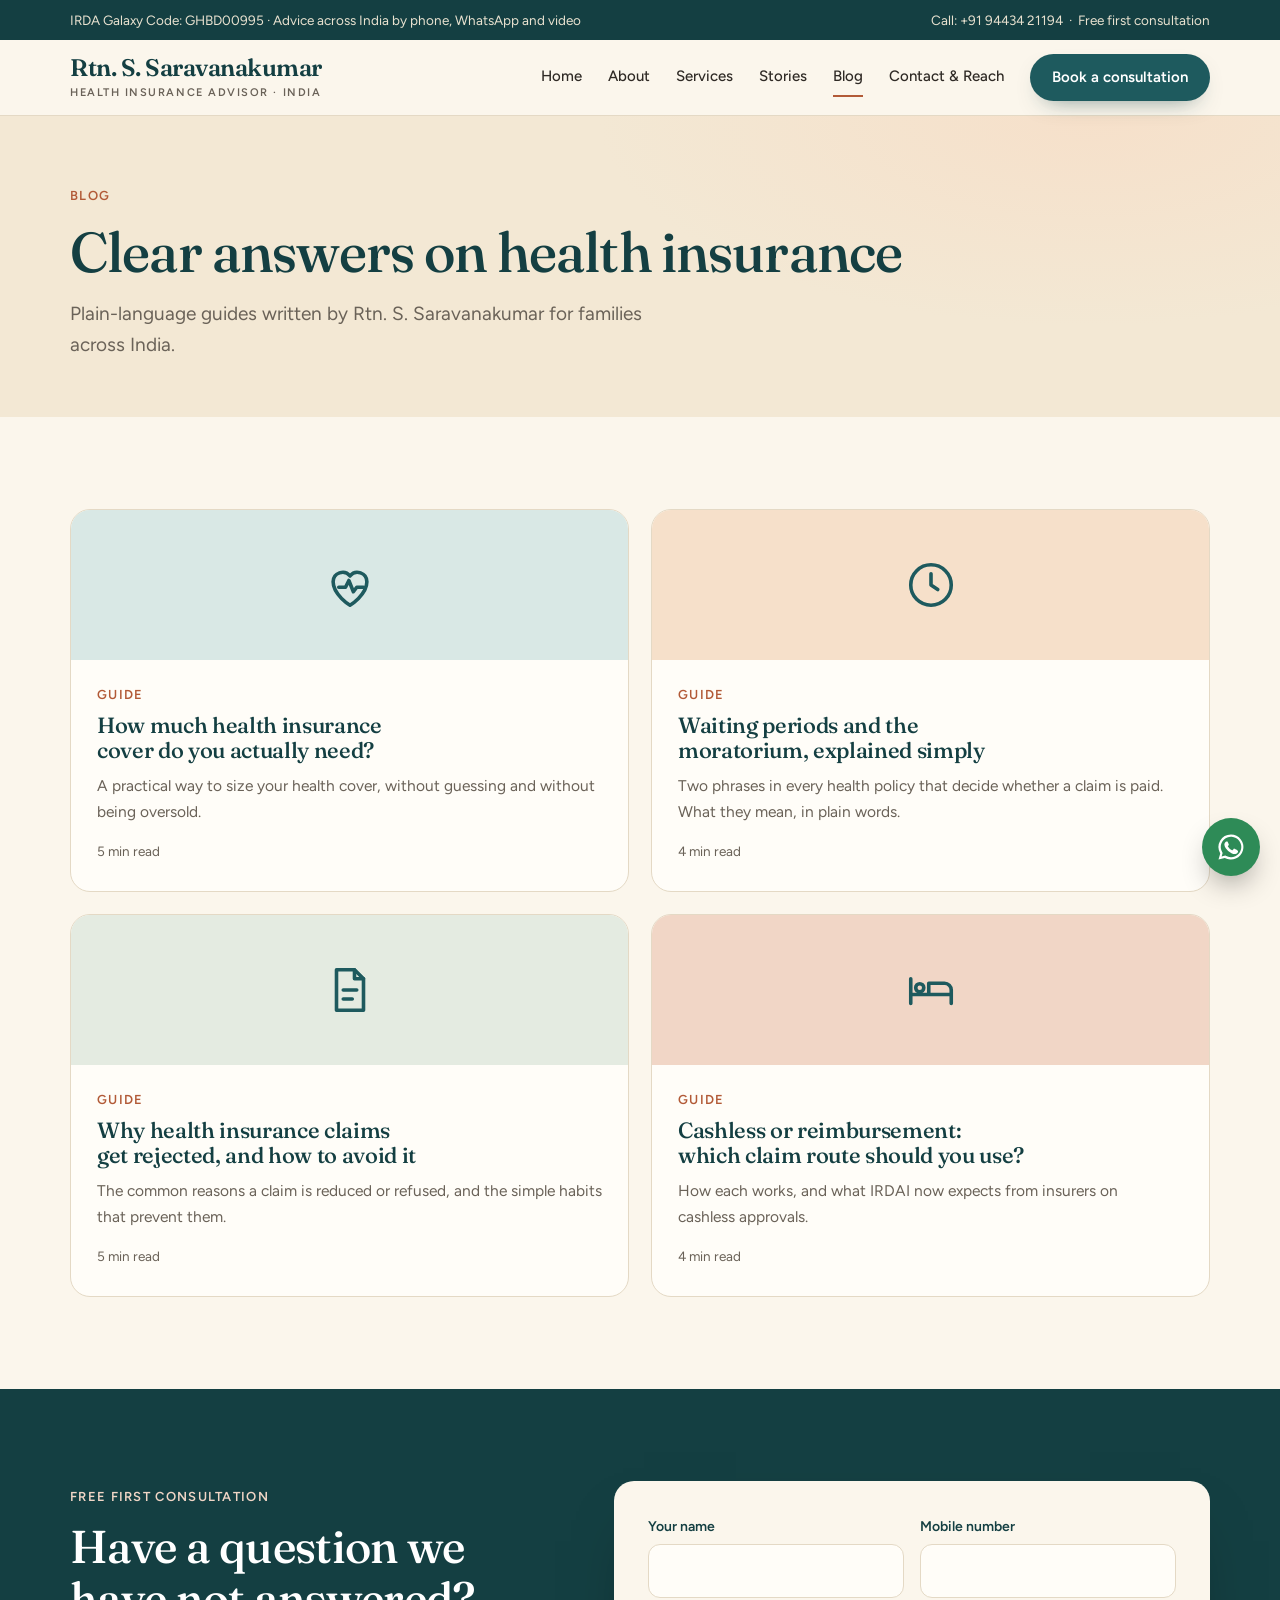
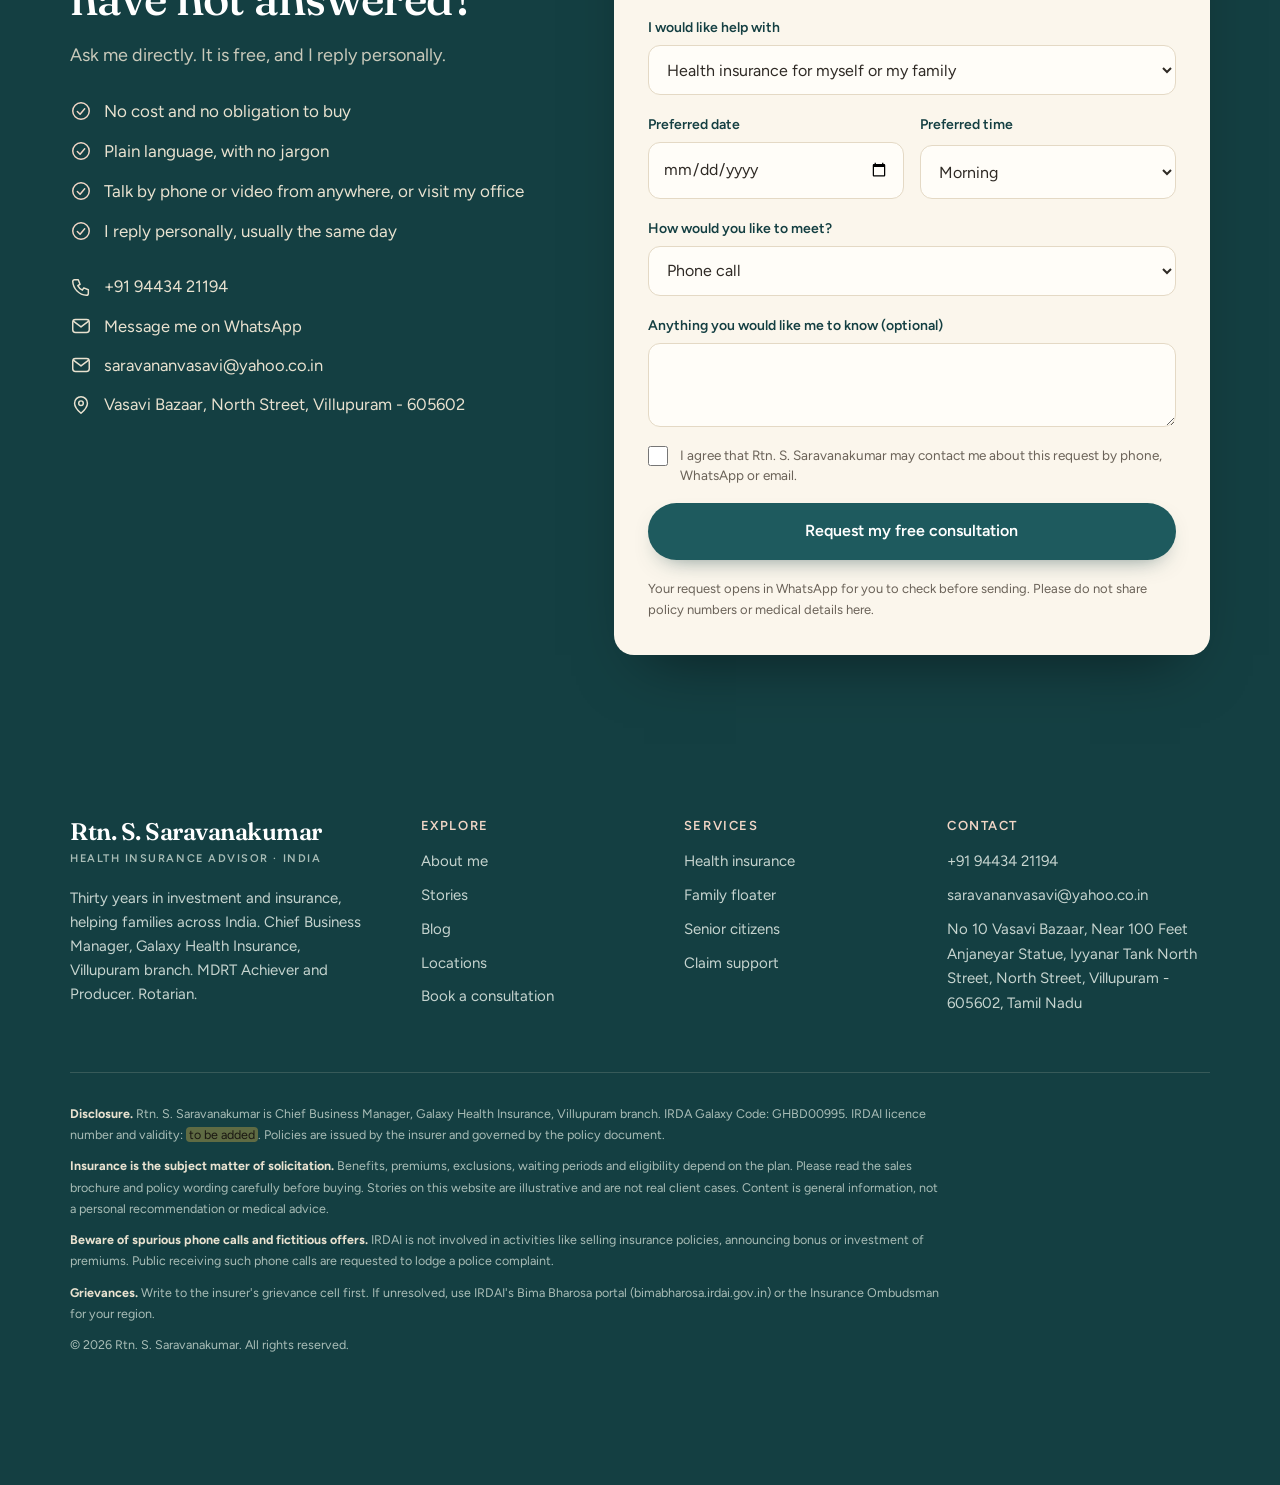
<file: blog/index.html>
<!doctype html>
<html lang="en"><head><meta charset="utf-8"><meta name="viewport" content="width=device-width, initial-scale=1, viewport-fit=cover">
<title>Health Insurance Guides & Advice | S. Saravanakumar</title><meta name="description" content="Plain-language health insurance guides: how much cover you need, waiting periods, claim rejections and cashless claims, by Rtn. S. Saravanakumar.">
<link rel="canonical" href="https://www.insurewithsaravanaa.com/blog/index.html"><meta name="theme-color" content="#fbf6ec">
<meta property="og:title" content="Health Insurance Guides & Advice | S. Saravanakumar"><meta property="og:description" content="Plain-language health insurance guides: how much cover you need, waiting periods, claim rejections and cashless claims, by Rtn. S. Saravanakumar."><meta property="og:type" content="website"><meta property="og:locale" content="en_IN"><meta property="og:image" content="https://www.insurewithsaravanaa.com/assets/img/portrait.jpg"><meta name="twitter:card" content="summary_large_image">
<link rel="preconnect" href="https://fonts.googleapis.com"><link rel="preconnect" href="https://fonts.gstatic.com" crossorigin><link href="https://fonts.googleapis.com/css2?family=Fraunces:ital,opsz,wght@0,9..144,400;0,9..144,500;0,9..144,600;1,9..144,400&family=Figtree:wght@400;500;600&family=La+Belle+Aurore&display=swap" rel="stylesheet"><link rel="stylesheet" href="../assets/style.css"></head>
<body><a class="skip" href="#main">Skip to content</a>
<div class="top"><div class="wrap"><span>IRDA Galaxy Code: GHBD00995 &middot; Advice across India by phone, WhatsApp and video</span><span><a href="tel:+919443421194" data-call>Call: +91&nbsp;94434&nbsp;21194</a> &nbsp;&middot;&nbsp; Free first consultation</span></div></div>
<header class="site"><div class="wrap hd"><a class="logo" href="../index.html"><b>Rtn. S. Saravanakumar</b><small>Health insurance advisor &middot; India</small></a>
<nav class="menu" aria-label="Primary"><a href="../index.html">Home</a><a href="../about.html">About</a><a href="../services.html">Services</a><a href="../stories.html">Stories</a><a href="../blog/index.html" aria-current=page>Blog</a><a href="../locations.html">Contact & Reach</a><a class="btn" href="../book-appointment.html">Book a consultation</a></nav>
<button class="burger" id="burger" aria-label="Menu" aria-expanded="false"><i></i><i></i></button></div></header>
<main id="main"><section class="phero"><div class="wrap"><span class="kicker">Blog</span><h1>Clear answers on health insurance</h1><p>Plain-language guides written by Rtn. S. Saravanakumar for families across India.</p></div></section>
<section class="s"><div class="wrap"><div class="grid g2"><a class="post-card r" href="how-much-health-insurance-do-you-need.html"><div class="cover c1"><svg viewBox="0 0 24 24" fill="none" stroke="currentColor" stroke-width="1.6" stroke-linecap="round" stroke-linejoin="round" aria-hidden="true"><path d="M12 21s-7.5-4.6-7.5-10.4A4.2 4.2 0 0 1 12 8a4.2 4.2 0 0 1 7.5 2.600C19.500 16.400 12 21 12 21z"/><path d="M7 13h3l1.500-3 2 5 1.500-2H18"/></svg></div><div class="pc"><span class="kicker">Guide</span><h3>How much health insurance cover do you actually need?</h3><p>A practical way to size your health cover, without guessing and without being oversold.</p><span class="meta">5 min read</span></div></a><a class="post-card r" href="waiting-period-and-moratorium-explained.html"><div class="cover c2"><svg viewBox="0 0 24 24" fill="none" stroke="currentColor" stroke-width="1.6" stroke-linecap="round" stroke-linejoin="round" aria-hidden="true"><circle cx="12" cy="12" r="9"/><path d="M12 7v5l3 2"/></svg></div><div class="pc"><span class="kicker">Guide</span><h3>Waiting periods and the moratorium, explained simply</h3><p>Two phrases in every health policy that decide whether a claim is paid. What they mean, in plain words.</p><span class="meta">4 min read</span></div></a><a class="post-card r" href="why-health-insurance-claims-get-rejected.html"><div class="cover c3"><svg viewBox="0 0 24 24" fill="none" stroke="currentColor" stroke-width="1.6" stroke-linecap="round" stroke-linejoin="round" aria-hidden="true"><path d="M6 3h8l4 4v14H6z"/><path d="M14 3v4h4M9 12h6M9 16h4"/></svg></div><div class="pc"><span class="kicker">Guide</span><h3>Why health insurance claims get rejected, and how to avoid it</h3><p>The common reasons a claim is reduced or refused, and the simple habits that prevent them.</p><span class="meta">5 min read</span></div></a><a class="post-card r" href="cashless-vs-reimbursement-claims.html"><div class="cover c4"><svg viewBox="0 0 24 24" fill="none" stroke="currentColor" stroke-width="1.6" stroke-linecap="round" stroke-linejoin="round" aria-hidden="true"><path d="M3 18V7M3 14h18v4M21 14v-2a3 3 0 0 0-3-3h-7v5"/><circle cx="7" cy="11" r="1.800"/></svg></div><div class="pc"><span class="kicker">Guide</span><h3>Cashless or reimbursement: which claim route should you use?</h3><p>How each works, and what IRDAI now expects from insurers on cashless approvals.</p><span class="meta">4 min read</span></div></a></div></div></section><section class="s teal" id="book"><div class="wrap book">
<div class="r"><span class="kicker">Free first consultation</span><h2>Have a question we have not answered?</h2><p class="lede">Ask me directly. It is free, and I reply personally.</p>
<ul class="reassure"><li><svg viewBox="0 0 24 24" fill="none" stroke="currentColor" stroke-width="1.6" stroke-linecap="round" stroke-linejoin="round" aria-hidden="true"><circle cx="12" cy="12" r="9"/><path d="M8 12.500l3 3 5-6"/></svg><span>No cost and no obligation to buy</span></li><li><svg viewBox="0 0 24 24" fill="none" stroke="currentColor" stroke-width="1.6" stroke-linecap="round" stroke-linejoin="round" aria-hidden="true"><circle cx="12" cy="12" r="9"/><path d="M8 12.500l3 3 5-6"/></svg><span>Plain language, with no jargon</span></li><li><svg viewBox="0 0 24 24" fill="none" stroke="currentColor" stroke-width="1.6" stroke-linecap="round" stroke-linejoin="round" aria-hidden="true"><circle cx="12" cy="12" r="9"/><path d="M8 12.500l3 3 5-6"/></svg><span>Talk by phone or video from anywhere, or visit my office</span></li><li><svg viewBox="0 0 24 24" fill="none" stroke="currentColor" stroke-width="1.6" stroke-linecap="round" stroke-linejoin="round" aria-hidden="true"><circle cx="12" cy="12" r="9"/><path d="M8 12.500l3 3 5-6"/></svg><span>I reply personally, usually the same day</span></li></ul>
<div class="contact-lines"><a href="tel:+919443421194" data-call><svg viewBox="0 0 24 24" fill="none" stroke="currentColor" stroke-width="1.6" stroke-linecap="round" stroke-linejoin="round" aria-hidden="true"><path d="M5 4h4l2 5-2.500 1.500a11 11 0 0 0 5 5L15 13l5 2v4a2 2 0 0 1-2 2A16 16 0 0 1 3 6a2 2 0 0 1 2-2z"/></svg><span>+91&nbsp;94434&nbsp;21194</span></a><a href="#" data-wa><svg viewBox="0 0 24 24" fill="none" stroke="currentColor" stroke-width="1.6" stroke-linecap="round" stroke-linejoin="round" aria-hidden="true"><rect x="3" y="5" width="18" height="14" rx="3"/><path d="M4 7l8 6 8-6"/></svg><span>Message me on WhatsApp</span></a><a href="mailto:saravananvasavi@yahoo.co.in"><svg viewBox="0 0 24 24" fill="none" stroke="currentColor" stroke-width="1.6" stroke-linecap="round" stroke-linejoin="round" aria-hidden="true"><rect x="3" y="5" width="18" height="14" rx="3"/><path d="M4 7l8 6 8-6"/></svg><span>saravananvasavi@yahoo.co.in</span></a><a href="https://www.google.com/maps/search/?api=1&query=No+10+Vasavi+Bazaar+North+Street+Villupuram+605602" target="_blank" rel="noopener"><svg viewBox="0 0 24 24" fill="none" stroke="currentColor" stroke-width="1.6" stroke-linecap="round" stroke-linejoin="round" aria-hidden="true"><path d="M12 21s7-6 7-11a7 7 0 1 0-14 0c0 5 7 11 7 11z"/><circle cx="12" cy="10" r="2.500"/></svg><span>Vasavi Bazaar, North Street, Villupuram - 605602</span></a></div></div>
<form class="f r" novalidate>
<div class="row2"><label>Your name<input name="name" autocomplete="name" required></label><label>Mobile number<input name="phone" type="tel" inputmode="tel" autocomplete="tel" required></label></div>
<label>I would like help with<select name="topic"><option>Health insurance for myself or my family</option><option>Health insurance for my parents</option><option>Reviewing a policy I already have</option><option>A claim or hospital emergency</option><option>Not sure yet, I would like to talk</option></select></label>
<div class="row2"><label>Preferred date<input name="date" type="date"></label><label>Preferred time<select name="slot"><option>Morning</option><option>Afternoon</option><option>Evening</option></select></label></div>
<label>How would you like to meet?<select name="mode"><option>Phone call</option><option>Video call</option><option>Office visit (Villupuram)</option></select></label>
<label>Anything you would like me to know (optional)<textarea name="msg"></textarea></label>
<label class="consent"><input type="checkbox" name="consent" required><span>I agree that Rtn. S. Saravanakumar may contact me about this request by phone, WhatsApp or email.</span></label>
<button class="btn" type="submit">Request my free consultation</button>
<p class="fnote" role="status">Your request opens in WhatsApp for you to check before sending. Please do not share policy numbers or medical details here.</p>
</form></div></section></main>
<footer class="site"><div class="wrap"><div class="fgrid">
<div><a class="logo" href="../index.html"><b>Rtn. S. Saravanakumar</b><small>Health insurance advisor &middot; India</small></a>
<p class="about">Thirty years in investment and insurance, helping families across India. Chief Business Manager, Galaxy Health Insurance, Villupuram branch. MDRT Achiever and Producer. Rotarian.</p></div>
<div><h4>Explore</h4><ul><li><a href="../about.html">About me</a></li><li><a href="../stories.html">Stories</a></li><li><a href="../blog/index.html">Blog</a></li><li><a href="../locations.html">Locations</a></li><li><a href="../book-appointment.html">Book a consultation</a></li></ul></div>
<div><h4>Services</h4><ul><li><a href="../health-insurance.html">Health insurance</a></li><li><a href="../family-health-insurance.html">Family floater</a></li><li><a href="../senior-citizen-health-insurance.html">Senior citizens</a></li><li><a href="../claim-support.html">Claim support</a></li></ul></div>
<div><h4>Contact</h4><ul><li><a href="tel:+919443421194" data-call>+91&nbsp;94434&nbsp;21194</a></li><li><a href="mailto:saravananvasavi@yahoo.co.in">saravananvasavi@yahoo.co.in</a></li><li>No 10 Vasavi Bazaar, Near 100 Feet Anjaneyar Statue, Iyyanar Tank North Street, North Street, Villupuram - 605602, Tamil Nadu</li></ul></div>
</div>
<div class="legal">
<p><b>Disclosure.</b> Rtn. S. Saravanakumar is Chief Business Manager, Galaxy Health Insurance, Villupuram branch. IRDA Galaxy Code: GHBD00995. IRDAI licence number and validity: <span class="todo">to be added</span>. Policies are issued by the insurer and governed by the policy document.</p>
<p><b>Insurance is the subject matter of solicitation.</b> Benefits, premiums, exclusions, waiting periods and eligibility depend on the plan. Please read the sales brochure and policy wording carefully before buying. Stories on this website are illustrative and are not real client cases. Content is general information, not a personal recommendation or medical advice.</p>
<p><b>Beware of spurious phone calls and fictitious offers.</b> IRDAI is not involved in activities like selling insurance policies, announcing bonus or investment of premiums. Public receiving such phone calls are requested to lodge a police complaint.</p>
<p><b>Grievances.</b> Write to the insurer's grievance cell first. If unresolved, use IRDAI's Bima Bharosa portal (bimabharosa.irdai.gov.in) or the Insurance Ombudsman for your region.</p>
<p>&copy; <span data-year>2026</span> Rtn. S. Saravanakumar. All rights reserved.</p>
</div></div></footer>
<a class="wa" data-wa href="#" aria-label="Chat on WhatsApp"><svg viewBox="0 0 24 24" fill="currentColor" aria-hidden="true"><path d="M12 2a10 10 0 0 0-8.600 15.100L2 22l5-1.300A10 10 0 1 0 12 2zm0 18.200a8.200 8.200 0 0 1-4.200-1.200l-.3-.2-3 .8.8-2.900-.2-.3A8.200 8.200 0 1 1 12 20.200zm4.500-6.100c-.2-.1-1.500-.7-1.700-.8s-.4-.1-.6.100-.6.800-.8 1-.3.200-.6.100a6.700 6.700 0 0 1-3.300-2.900c-.2-.4.200-.4.700-1.300.1-.2 0-.3 0-.5l-.8-1.800c-.2-.5-.4-.4-.6-.4h-.5a1 1 0 0 0-.7.300 3 3 0 0 0-.9 2.200 5.300 5.300 0 0 0 1.100 2.800 12 12 0 0 0 4.600 4c1.700.7 2.400.8 3.200.7a2.700 2.700 0 0 0 1.800-1.300 2.200 2.200 0 0 0 .2-1.300c-.1-.1-.3-.2-.5-.3z"/></svg></a>
<div class="mbar" id="mbar"><a class="c" href="#" data-call>Call now</a><a class="b" href="../book-appointment.html">Book consultation</a></div>
<script src="../assets/main.js"></script></body></html>
</file>
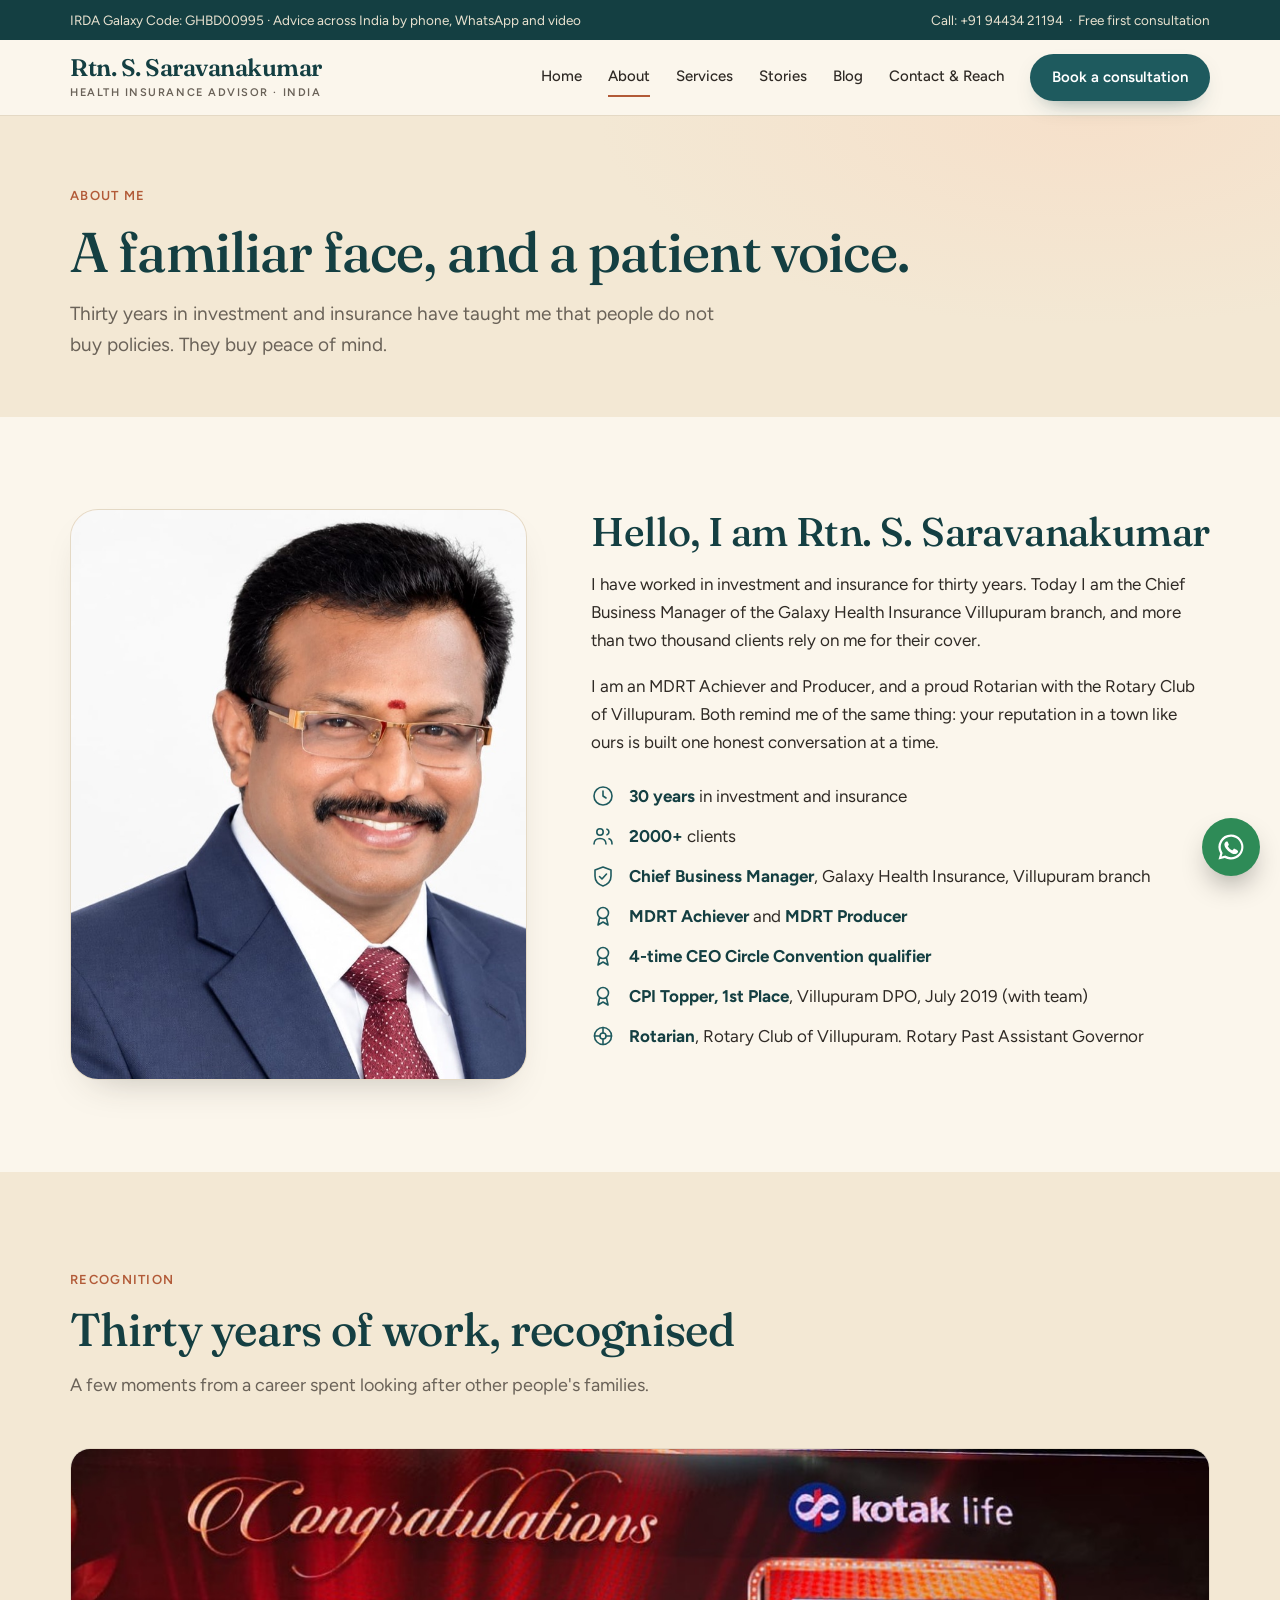
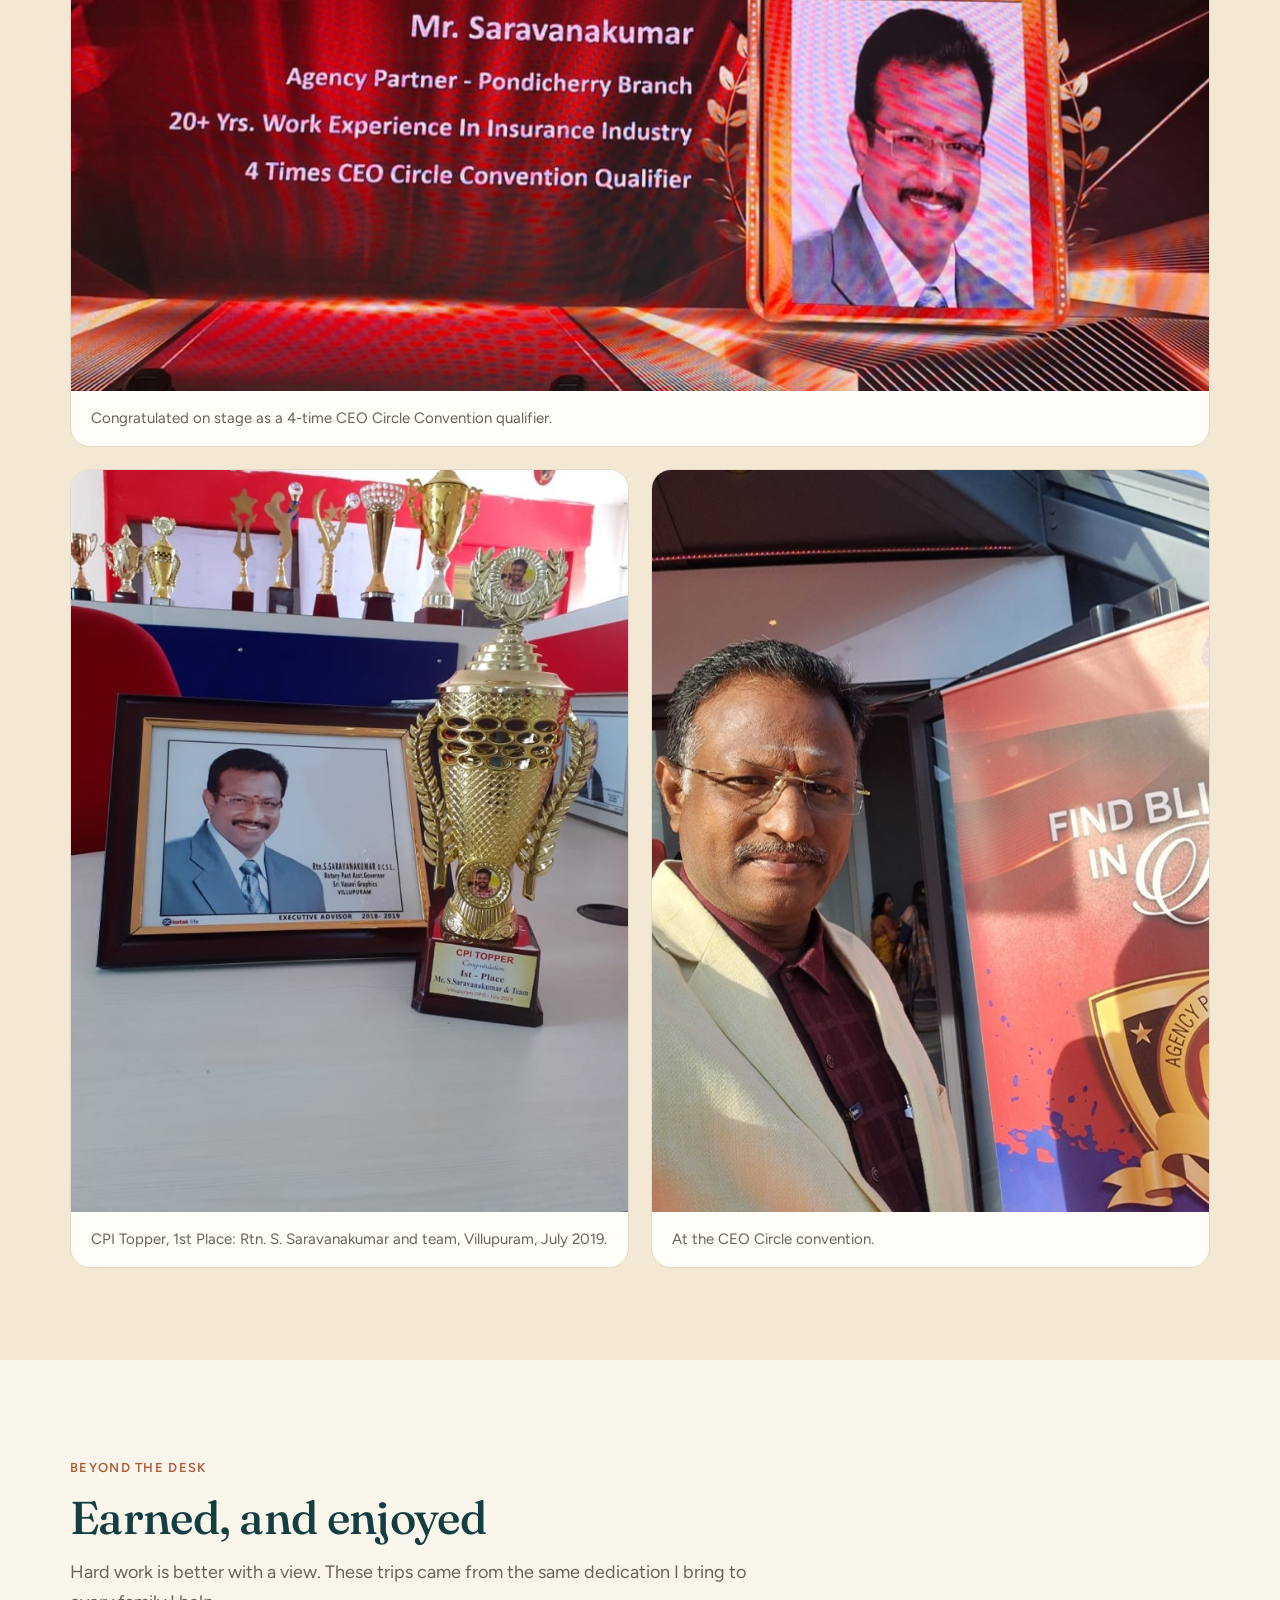
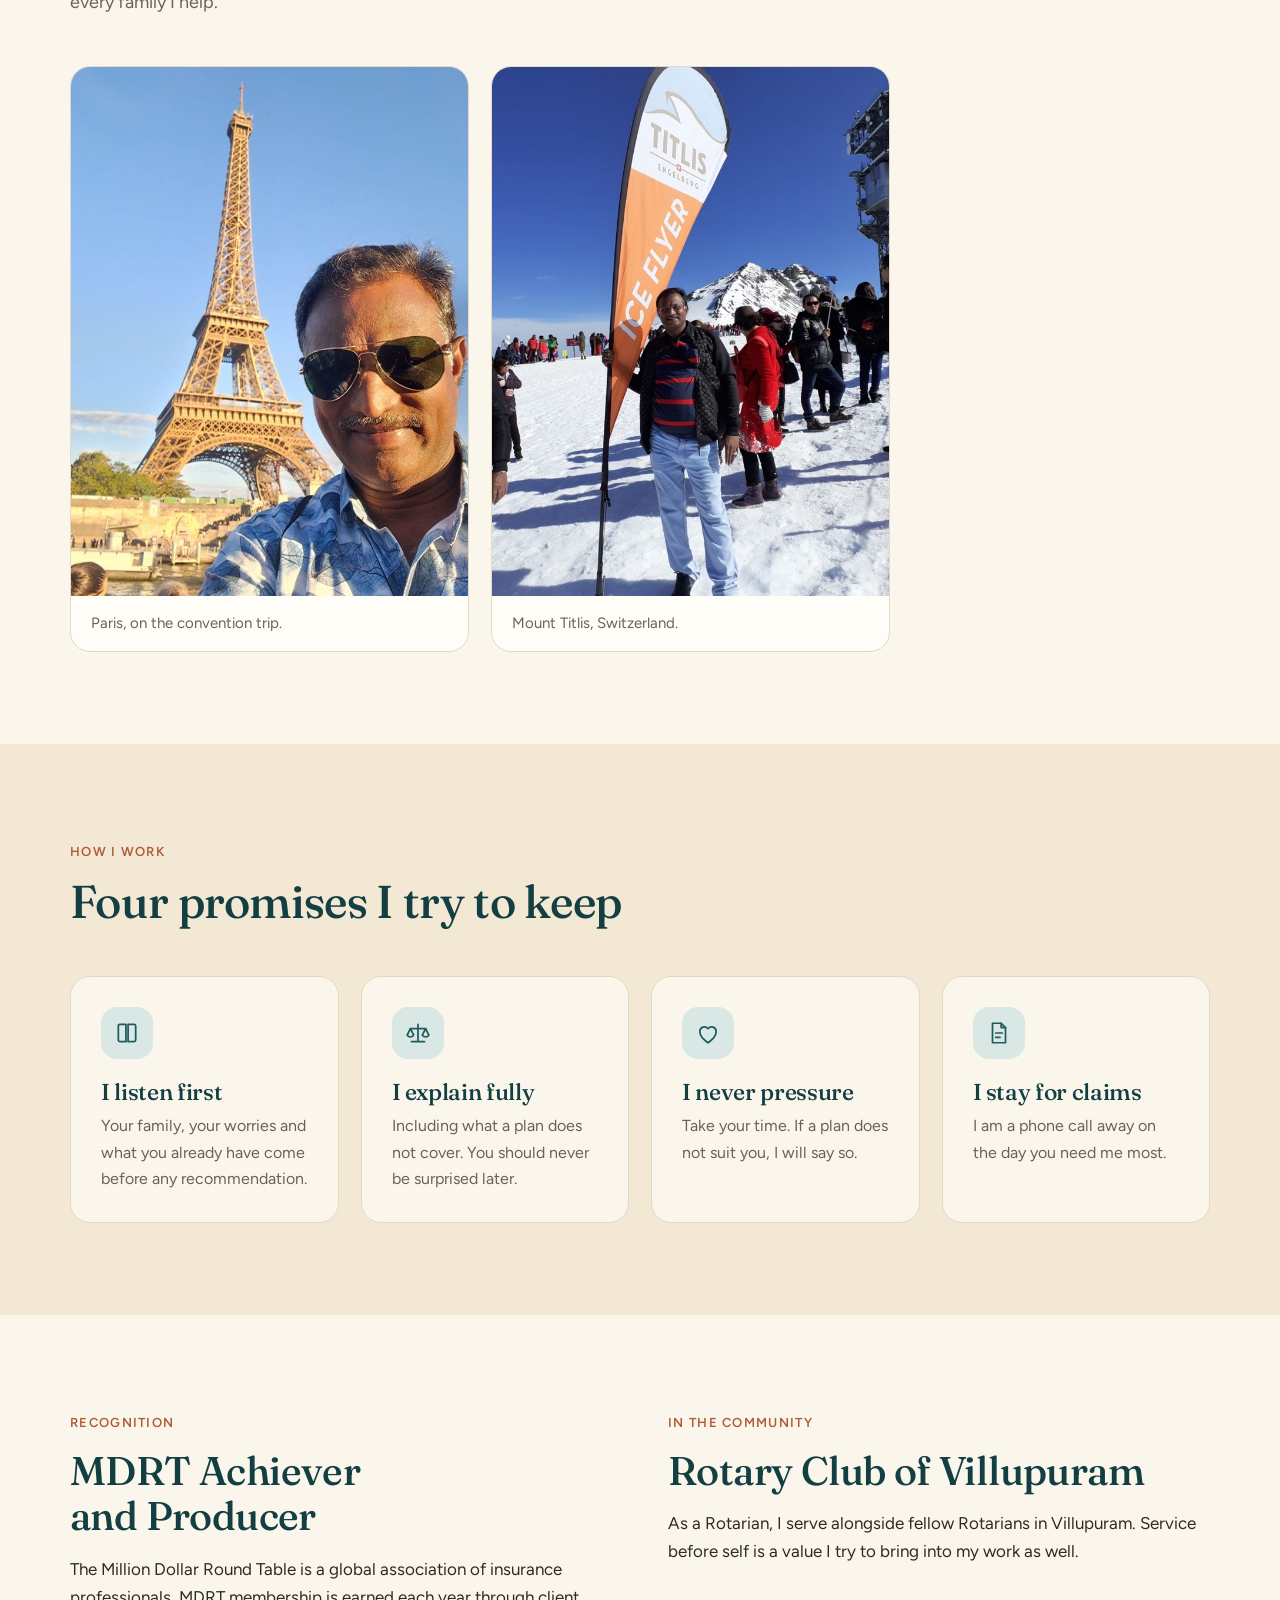
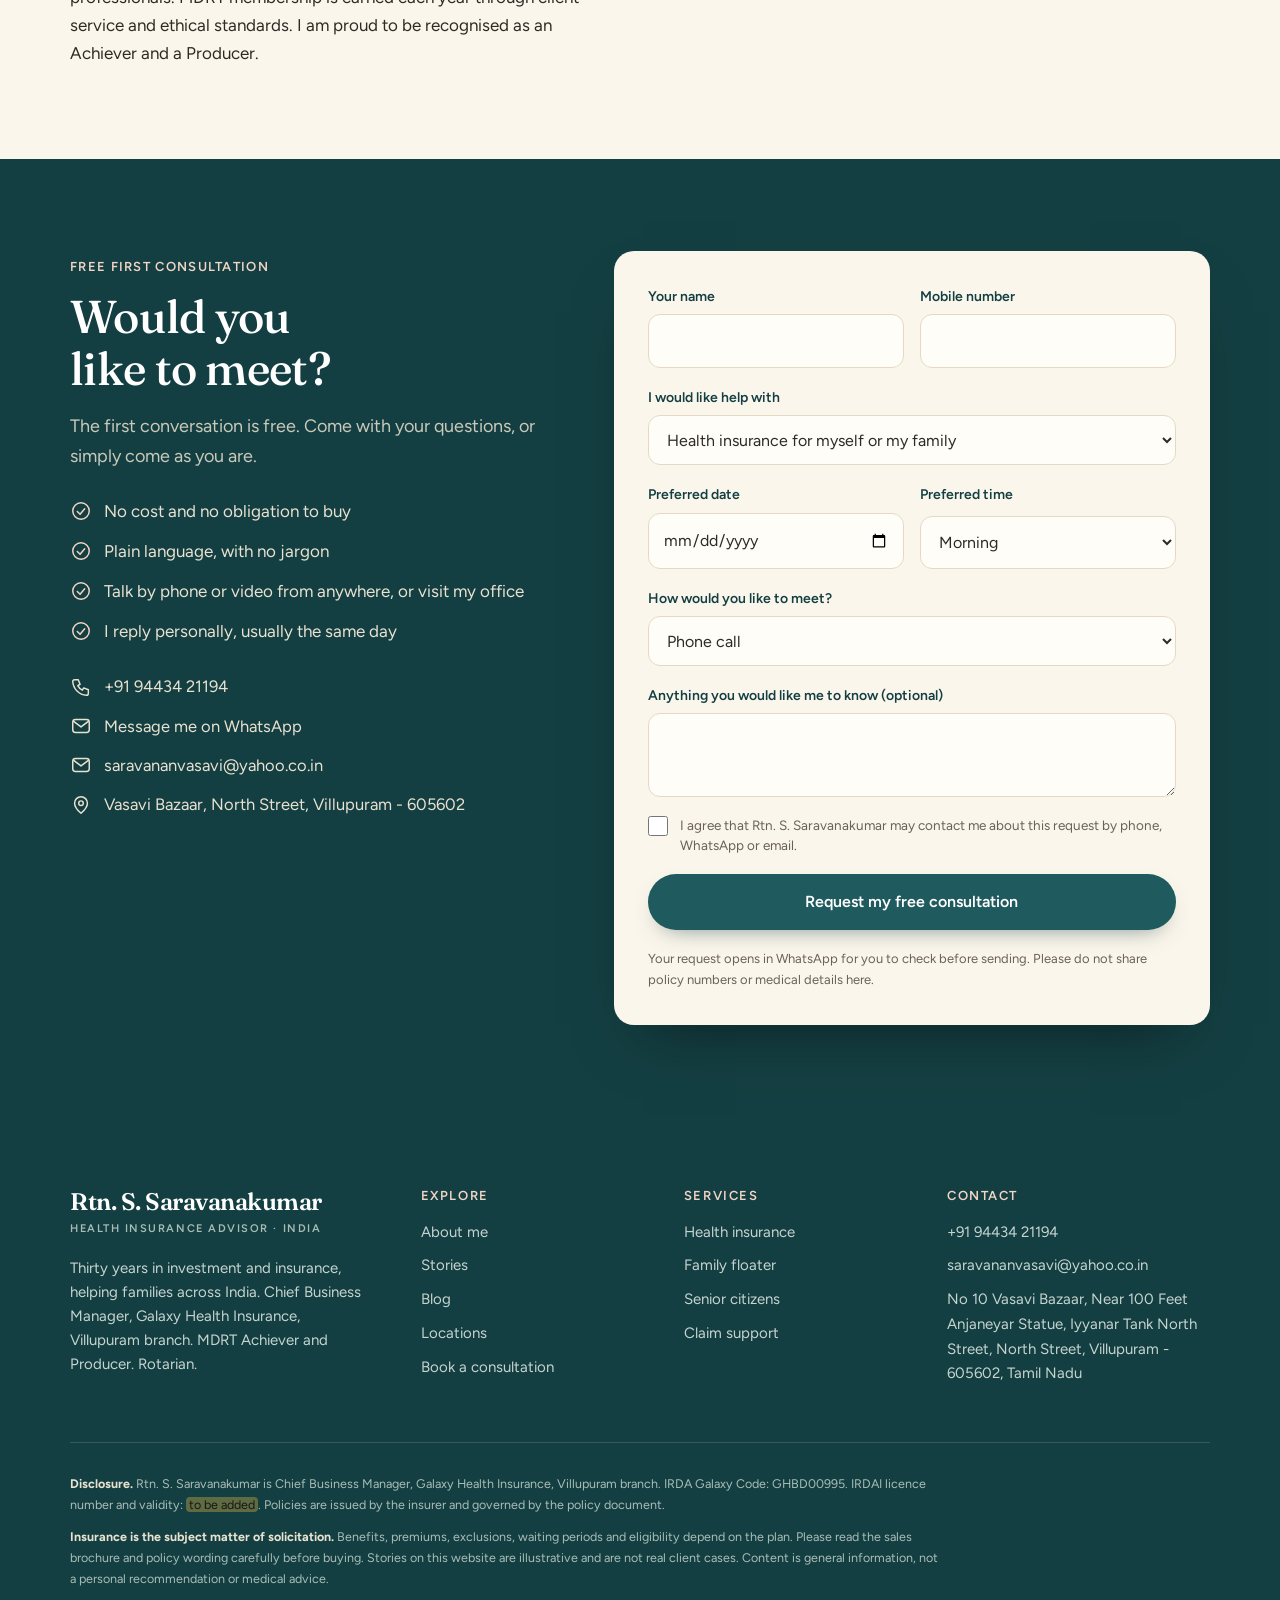
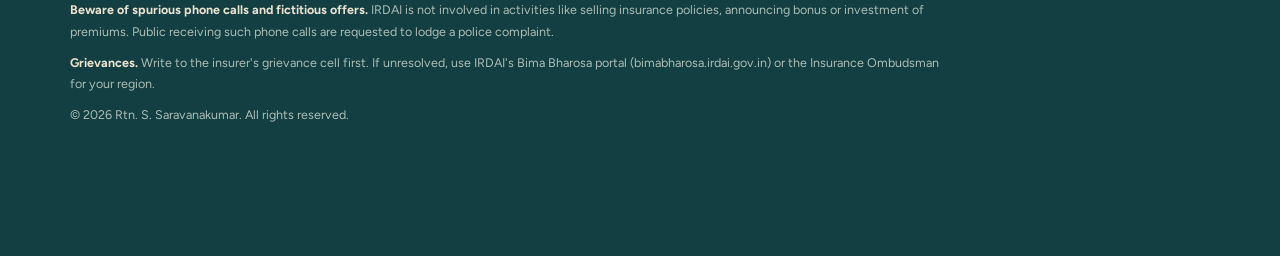
<file: about.html>
<!doctype html>
<html lang="en"><head><meta charset="utf-8"><meta name="viewport" content="width=device-width, initial-scale=1, viewport-fit=cover">
<title>About Rtn. S. Saravanakumar | 30 Years in Insurance</title><meta name="description" content="Meet Rtn. S. Saravanakumar: 30 years in investment and insurance, MDRT Achiever and Producer, Rotarian, and Chief Business Manager at Galaxy Health, Villupuram.">
<link rel="canonical" href="https://www.insurewithsaravanaa.com/about.html"><meta name="theme-color" content="#fbf6ec">
<meta property="og:title" content="About Rtn. S. Saravanakumar | 30 Years in Insurance"><meta property="og:description" content="Meet Rtn. S. Saravanakumar: 30 years in investment and insurance, MDRT Achiever and Producer, Rotarian, and Chief Business Manager at Galaxy Health, Villupuram."><meta property="og:type" content="website"><meta property="og:locale" content="en_IN"><meta property="og:image" content="https://www.insurewithsaravanaa.com/assets/img/portrait.jpg"><meta name="twitter:card" content="summary_large_image">
<link rel="preconnect" href="https://fonts.googleapis.com"><link rel="preconnect" href="https://fonts.gstatic.com" crossorigin><link href="https://fonts.googleapis.com/css2?family=Fraunces:ital,opsz,wght@0,9..144,400;0,9..144,500;0,9..144,600;1,9..144,400&family=Figtree:wght@400;500;600&family=La+Belle+Aurore&display=swap" rel="stylesheet"><link rel="stylesheet" href="assets/style.css"></head>
<body><a class="skip" href="#main">Skip to content</a>
<div class="top"><div class="wrap"><span>IRDA Galaxy Code: GHBD00995 &middot; Advice across India by phone, WhatsApp and video</span><span><a href="tel:+919443421194" data-call>Call: +91&nbsp;94434&nbsp;21194</a> &nbsp;&middot;&nbsp; Free first consultation</span></div></div>
<header class="site"><div class="wrap hd"><a class="logo" href="index.html"><b>Rtn. S. Saravanakumar</b><small>Health insurance advisor &middot; India</small></a>
<nav class="menu" aria-label="Primary"><a href="index.html">Home</a><a href="about.html" aria-current=page>About</a><a href="services.html">Services</a><a href="stories.html">Stories</a><a href="blog/index.html">Blog</a><a href="locations.html">Contact & Reach</a><a class="btn" href="book-appointment.html">Book a consultation</a></nav>
<button class="burger" id="burger" aria-label="Menu" aria-expanded="false"><i></i><i></i></button></div></header>
<main id="main"><section class="phero"><div class="wrap"><span class="kicker">About me</span><h1>A familiar face, and a patient voice.</h1><p>Thirty years in investment and insurance have taught me that people do not buy policies. They buy peace of mind.</p></div></section>
<section class="s"><div class="wrap about-grid">
<figure class="r"><div class="portrait" style="aspect-ratio:4/5"><img src="assets/img/portrait.jpg" alt="Rtn. S. Saravanakumar, health insurance advisor" style="object-position:38% 20%"></div></figure>
<div class="r"><h2 style="font-size:clamp(28px,3.4vw,40px);margin-bottom:16px">Hello, I am Rtn. S. Saravanakumar</h2>
<p style="margin-bottom:1em">I have worked in investment and insurance for thirty years. Today I am the Chief Business Manager of the Galaxy Health Insurance Villupuram branch, and more than two thousand clients rely on me for their cover.</p>
<p style="margin-bottom:1em">I am an MDRT Achiever and Producer, and a proud Rotarian with the Rotary Club of Villupuram. Both remind me of the same thing: your reputation in a town like ours is built one honest conversation at a time.</p>
<ul class="creds"><li><svg viewBox="0 0 24 24" fill="none" stroke="currentColor" stroke-width="1.6" stroke-linecap="round" stroke-linejoin="round" aria-hidden="true"><circle cx="12" cy="12" r="9"/><path d="M12 7v5l3 2"/></svg><span><b>30 years</b> in investment and insurance</span></li><li><svg viewBox="0 0 24 24" fill="none" stroke="currentColor" stroke-width="1.6" stroke-linecap="round" stroke-linejoin="round" aria-hidden="true"><circle cx="9" cy="8" r="3.200"/><path d="M3 20c0-3.400 2.700-5.500 6-5.500s6 2.100 6 5.500"/><path d="M16 5.200a3 3 0 0 1 0 5.600M18 14.800c2 .7 3 2.400 3 5.200"/></svg><span><b>2000+</b> clients</span></li>
<li><svg viewBox="0 0 24 24" fill="none" stroke="currentColor" stroke-width="1.6" stroke-linecap="round" stroke-linejoin="round" aria-hidden="true"><path d="M12 3l8 3v6c0 5-3.400 8.400-8 10-4.600-1.600-8-5-8-10V6z"/><path d="M8.500 12.500l2.500 2.500 4.500-5"/></svg><span><b>Chief Business Manager</b>, Galaxy Health Insurance, Villupuram branch</span></li>
<li><svg viewBox="0 0 24 24" fill="none" stroke="currentColor" stroke-width="1.6" stroke-linecap="round" stroke-linejoin="round" aria-hidden="true"><circle cx="12" cy="9" r="5.500"/><path d="M8.500 14l-1.500 7 5-3 5 3-1.500-7"/></svg><span><b>MDRT Achiever</b> and <b>MDRT Producer</b></span></li><li><svg viewBox="0 0 24 24" fill="none" stroke="currentColor" stroke-width="1.6" stroke-linecap="round" stroke-linejoin="round" aria-hidden="true"><circle cx="12" cy="9" r="5.500"/><path d="M8.500 14l-1.500 7 5-3 5 3-1.500-7"/></svg><span><b>4-time CEO Circle Convention qualifier</b></span></li><li><svg viewBox="0 0 24 24" fill="none" stroke="currentColor" stroke-width="1.6" stroke-linecap="round" stroke-linejoin="round" aria-hidden="true"><circle cx="12" cy="9" r="5.500"/><path d="M8.500 14l-1.500 7 5-3 5 3-1.500-7"/></svg><span><b>CPI Topper, 1st Place</b>, Villupuram DPO, July 2019 (with team)</span></li><li><svg viewBox="0 0 24 24" fill="none" stroke="currentColor" stroke-width="1.6" stroke-linecap="round" stroke-linejoin="round" aria-hidden="true"><circle cx="12" cy="12" r="8.500"/><circle cx="12" cy="12" r="3"/><path d="M12 3.500V9M12 15v5.500M3.500 12H9M15 12h5.500"/></svg><span><b>Rotarian</b>, Rotary Club of Villupuram. Rotary Past Assistant Governor</span></li></ul></div>
</div></section>


<section class="s sand"><div class="wrap"><div class="sh r"><span class="kicker">Recognition</span><h2>Thirty years of work, recognised</h2><p>A few moments from a career spent looking after other people's families.</p></div>
<div class="gal">
<figure class="r wide"><img src="assets/img/convention-congratulations.jpg" alt="Convention screen congratulating Mr. Saravanakumar as a four-time CEO Circle Convention qualifier" loading="lazy"><figcaption>Congratulated on stage as a 4-time CEO Circle Convention qualifier.</figcaption></figure>
<figure class="r"><img src="assets/img/cpi-topper.jpg" alt="Framed portrait and CPI Topper first place trophy for Rtn. S. Saravanakumar and team, Villupuram, July 2019" loading="lazy"><figcaption>CPI Topper, 1st Place: Rtn. S. Saravanakumar and team, Villupuram, July 2019.</figcaption></figure>
<figure class="r"><img src="assets/img/convention-venue.jpg" alt="Rtn. S. Saravanakumar at the CEO Circle convention venue" loading="lazy"><figcaption>At the CEO Circle convention.</figcaption></figure>
</div></div></section>
<section class="s"><div class="wrap"><div class="sh r"><span class="kicker">Beyond the desk</span><h2>Earned, and enjoyed</h2><p>Hard work is better with a view. These trips came from the same dedication I bring to every family I help.</p></div>
<div class="gal two">
<figure class="r"><img src="assets/img/paris-eiffel.jpg" alt="Selfie of Rtn. S. Saravanakumar in front of the Eiffel Tower, Paris" loading="lazy"><figcaption>Paris, on the convention trip.</figcaption></figure>
<figure class="r"><img src="assets/img/switzerland-titlis.jpg" alt="Rtn. S. Saravanakumar on snow at Mount Titlis, Switzerland" loading="lazy"><figcaption>Mount Titlis, Switzerland.</figcaption></figure>
</div></div></section>

<section class="s sand"><div class="wrap"><div class="sh r"><span class="kicker">How I work</span><h2>Four promises I try to keep</h2></div>
<div class="grid g4">
<div class="card r"><div class="ic"><svg viewBox="0 0 24 24" fill="none" stroke="currentColor" stroke-width="1.6" stroke-linecap="round" stroke-linejoin="round" aria-hidden="true"><path d="M4 5.500C4 4.700 4.700 4 5.500 4H11v16H5.500A1.500 1.500 0 0 1 4 18.500zM20 5.500c0-.8-.7-1.500-1.500-1.500H13v16h5.500a1.500 1.500 0 0 0 1.500-1.500z"/></svg></div><h3>I listen first</h3><p>Your family, your worries and what you already have come before any recommendation.</p></div>
<div class="card r"><div class="ic"><svg viewBox="0 0 24 24" fill="none" stroke="currentColor" stroke-width="1.6" stroke-linecap="round" stroke-linejoin="round" aria-hidden="true"><path d="M12 4v16M6 20h12M5 8h14"/><path d="M5 8l-3 6a3.500 3.500 0 0 0 6 0zM19 8l-3 6a3.500 3.500 0 0 0 6 0z"/></svg></div><h3>I explain fully</h3><p>Including what a plan does not cover. You should never be surprised later.</p></div>
<div class="card r"><div class="ic"><svg viewBox="0 0 24 24" fill="none" stroke="currentColor" stroke-width="1.6" stroke-linecap="round" stroke-linejoin="round" aria-hidden="true"><path d="M12 21s-7.500-4.600-7.500-10.400A4.200 4.200 0 0 1 12 8a4.200 4.200 0 0 1 7.500 2.600C19.500 16.400 12 21 12 21z"/></svg></div><h3>I never pressure</h3><p>Take your time. If a plan does not suit you, I will say so.</p></div>
<div class="card r"><div class="ic"><svg viewBox="0 0 24 24" fill="none" stroke="currentColor" stroke-width="1.6" stroke-linecap="round" stroke-linejoin="round" aria-hidden="true"><path d="M6 3h8l4 4v14H6z"/><path d="M14 3v4h4M9 12h6M9 16h4"/></svg></div><h3>I stay for claims</h3><p>I am a phone call away on the day you need me most.</p></div>
</div></div></section>

<section class="s"><div class="wrap two"><div class="r"><span class="kicker">Recognition</span><h2 style="font-size:clamp(28px,3.4vw,40px);margin:12px 0 16px">MDRT Achiever and Producer</h2>
<p>The Million Dollar Round Table is a global association of insurance professionals. MDRT membership is earned each year through client service and ethical standards. I am proud to be recognised as an Achiever and a Producer.</p></div>
<div class="r"><span class="kicker">In the community</span><h2 style="font-size:clamp(28px,3.4vw,40px);margin:12px 0 16px">Rotary Club of Villupuram</h2>
<p>As a Rotarian, I serve alongside fellow Rotarians in Villupuram. Service before self is a value I try to bring into my work as well.</p></div></div></section>
<section class="s teal" id="book"><div class="wrap book">
<div class="r"><span class="kicker">Free first consultation</span><h2>Would you like to meet?</h2><p class="lede">The first conversation is free. Come with your questions, or simply come as you are.</p>
<ul class="reassure"><li><svg viewBox="0 0 24 24" fill="none" stroke="currentColor" stroke-width="1.6" stroke-linecap="round" stroke-linejoin="round" aria-hidden="true"><circle cx="12" cy="12" r="9"/><path d="M8 12.500l3 3 5-6"/></svg><span>No cost and no obligation to buy</span></li><li><svg viewBox="0 0 24 24" fill="none" stroke="currentColor" stroke-width="1.6" stroke-linecap="round" stroke-linejoin="round" aria-hidden="true"><circle cx="12" cy="12" r="9"/><path d="M8 12.500l3 3 5-6"/></svg><span>Plain language, with no jargon</span></li><li><svg viewBox="0 0 24 24" fill="none" stroke="currentColor" stroke-width="1.6" stroke-linecap="round" stroke-linejoin="round" aria-hidden="true"><circle cx="12" cy="12" r="9"/><path d="M8 12.500l3 3 5-6"/></svg><span>Talk by phone or video from anywhere, or visit my office</span></li><li><svg viewBox="0 0 24 24" fill="none" stroke="currentColor" stroke-width="1.6" stroke-linecap="round" stroke-linejoin="round" aria-hidden="true"><circle cx="12" cy="12" r="9"/><path d="M8 12.500l3 3 5-6"/></svg><span>I reply personally, usually the same day</span></li></ul>
<div class="contact-lines"><a href="tel:+919443421194" data-call><svg viewBox="0 0 24 24" fill="none" stroke="currentColor" stroke-width="1.6" stroke-linecap="round" stroke-linejoin="round" aria-hidden="true"><path d="M5 4h4l2 5-2.500 1.500a11 11 0 0 0 5 5L15 13l5 2v4a2 2 0 0 1-2 2A16 16 0 0 1 3 6a2 2 0 0 1 2-2z"/></svg><span>+91&nbsp;94434&nbsp;21194</span></a><a href="#" data-wa><svg viewBox="0 0 24 24" fill="none" stroke="currentColor" stroke-width="1.6" stroke-linecap="round" stroke-linejoin="round" aria-hidden="true"><rect x="3" y="5" width="18" height="14" rx="3"/><path d="M4 7l8 6 8-6"/></svg><span>Message me on WhatsApp</span></a><a href="mailto:saravananvasavi@yahoo.co.in"><svg viewBox="0 0 24 24" fill="none" stroke="currentColor" stroke-width="1.6" stroke-linecap="round" stroke-linejoin="round" aria-hidden="true"><rect x="3" y="5" width="18" height="14" rx="3"/><path d="M4 7l8 6 8-6"/></svg><span>saravananvasavi@yahoo.co.in</span></a><a href="https://www.google.com/maps/search/?api=1&query=No+10+Vasavi+Bazaar+North+Street+Villupuram+605602" target="_blank" rel="noopener"><svg viewBox="0 0 24 24" fill="none" stroke="currentColor" stroke-width="1.6" stroke-linecap="round" stroke-linejoin="round" aria-hidden="true"><path d="M12 21s7-6 7-11a7 7 0 1 0-14 0c0 5 7 11 7 11z"/><circle cx="12" cy="10" r="2.500"/></svg><span>Vasavi Bazaar, North Street, Villupuram - 605602</span></a></div></div>
<form class="f r" novalidate>
<div class="row2"><label>Your name<input name="name" autocomplete="name" required></label><label>Mobile number<input name="phone" type="tel" inputmode="tel" autocomplete="tel" required></label></div>
<label>I would like help with<select name="topic"><option>Health insurance for myself or my family</option><option>Health insurance for my parents</option><option>Reviewing a policy I already have</option><option>A claim or hospital emergency</option><option>Not sure yet, I would like to talk</option></select></label>
<div class="row2"><label>Preferred date<input name="date" type="date"></label><label>Preferred time<select name="slot"><option>Morning</option><option>Afternoon</option><option>Evening</option></select></label></div>
<label>How would you like to meet?<select name="mode"><option>Phone call</option><option>Video call</option><option>Office visit (Villupuram)</option></select></label>
<label>Anything you would like me to know (optional)<textarea name="msg"></textarea></label>
<label class="consent"><input type="checkbox" name="consent" required><span>I agree that Rtn. S. Saravanakumar may contact me about this request by phone, WhatsApp or email.</span></label>
<button class="btn" type="submit">Request my free consultation</button>
<p class="fnote" role="status">Your request opens in WhatsApp for you to check before sending. Please do not share policy numbers or medical details here.</p>
</form></div></section></main>
<footer class="site"><div class="wrap"><div class="fgrid">
<div><a class="logo" href="index.html"><b>Rtn. S. Saravanakumar</b><small>Health insurance advisor &middot; India</small></a>
<p class="about">Thirty years in investment and insurance, helping families across India. Chief Business Manager, Galaxy Health Insurance, Villupuram branch. MDRT Achiever and Producer. Rotarian.</p></div>
<div><h4>Explore</h4><ul><li><a href="about.html">About me</a></li><li><a href="stories.html">Stories</a></li><li><a href="blog/index.html">Blog</a></li><li><a href="locations.html">Locations</a></li><li><a href="book-appointment.html">Book a consultation</a></li></ul></div>
<div><h4>Services</h4><ul><li><a href="health-insurance.html">Health insurance</a></li><li><a href="family-health-insurance.html">Family floater</a></li><li><a href="senior-citizen-health-insurance.html">Senior citizens</a></li><li><a href="claim-support.html">Claim support</a></li></ul></div>
<div><h4>Contact</h4><ul><li><a href="tel:+919443421194" data-call>+91&nbsp;94434&nbsp;21194</a></li><li><a href="mailto:saravananvasavi@yahoo.co.in">saravananvasavi@yahoo.co.in</a></li><li>No 10 Vasavi Bazaar, Near 100 Feet Anjaneyar Statue, Iyyanar Tank North Street, North Street, Villupuram - 605602, Tamil Nadu</li></ul></div>
</div>
<div class="legal">
<p><b>Disclosure.</b> Rtn. S. Saravanakumar is Chief Business Manager, Galaxy Health Insurance, Villupuram branch. IRDA Galaxy Code: GHBD00995. IRDAI licence number and validity: <span class="todo">to be added</span>. Policies are issued by the insurer and governed by the policy document.</p>
<p><b>Insurance is the subject matter of solicitation.</b> Benefits, premiums, exclusions, waiting periods and eligibility depend on the plan. Please read the sales brochure and policy wording carefully before buying. Stories on this website are illustrative and are not real client cases. Content is general information, not a personal recommendation or medical advice.</p>
<p><b>Beware of spurious phone calls and fictitious offers.</b> IRDAI is not involved in activities like selling insurance policies, announcing bonus or investment of premiums. Public receiving such phone calls are requested to lodge a police complaint.</p>
<p><b>Grievances.</b> Write to the insurer's grievance cell first. If unresolved, use IRDAI's Bima Bharosa portal (bimabharosa.irdai.gov.in) or the Insurance Ombudsman for your region.</p>
<p>&copy; <span data-year>2026</span> Rtn. S. Saravanakumar. All rights reserved.</p>
</div></div></footer>
<a class="wa" data-wa href="#" aria-label="Chat on WhatsApp"><svg viewBox="0 0 24 24" fill="currentColor" aria-hidden="true"><path d="M12 2a10 10 0 0 0-8.600 15.100L2 22l5-1.300A10 10 0 1 0 12 2zm0 18.200a8.200 8.200 0 0 1-4.200-1.200l-.3-.2-3 .8.8-2.900-.2-.3A8.200 8.200 0 1 1 12 20.200zm4.500-6.100c-.2-.1-1.500-.7-1.700-.8s-.4-.1-.6.100-.6.800-.8 1-.3.200-.6.100a6.700 6.700 0 0 1-3.300-2.900c-.2-.4.200-.4.700-1.300.1-.2 0-.3 0-.5l-.8-1.800c-.2-.5-.4-.4-.6-.4h-.5a1 1 0 0 0-.7.300 3 3 0 0 0-.9 2.200 5.300 5.300 0 0 0 1.100 2.800 12 12 0 0 0 4.600 4c1.700.7 2.400.8 3.200.7a2.700 2.700 0 0 0 1.800-1.300 2.200 2.200 0 0 0 .2-1.300c-.1-.1-.3-.2-.5-.3z"/></svg></a>
<div class="mbar" id="mbar"><a class="c" href="#" data-call>Call now</a><a class="b" href="book-appointment.html">Book consultation</a></div>
<script src="assets/main.js"></script></body></html>
</file>
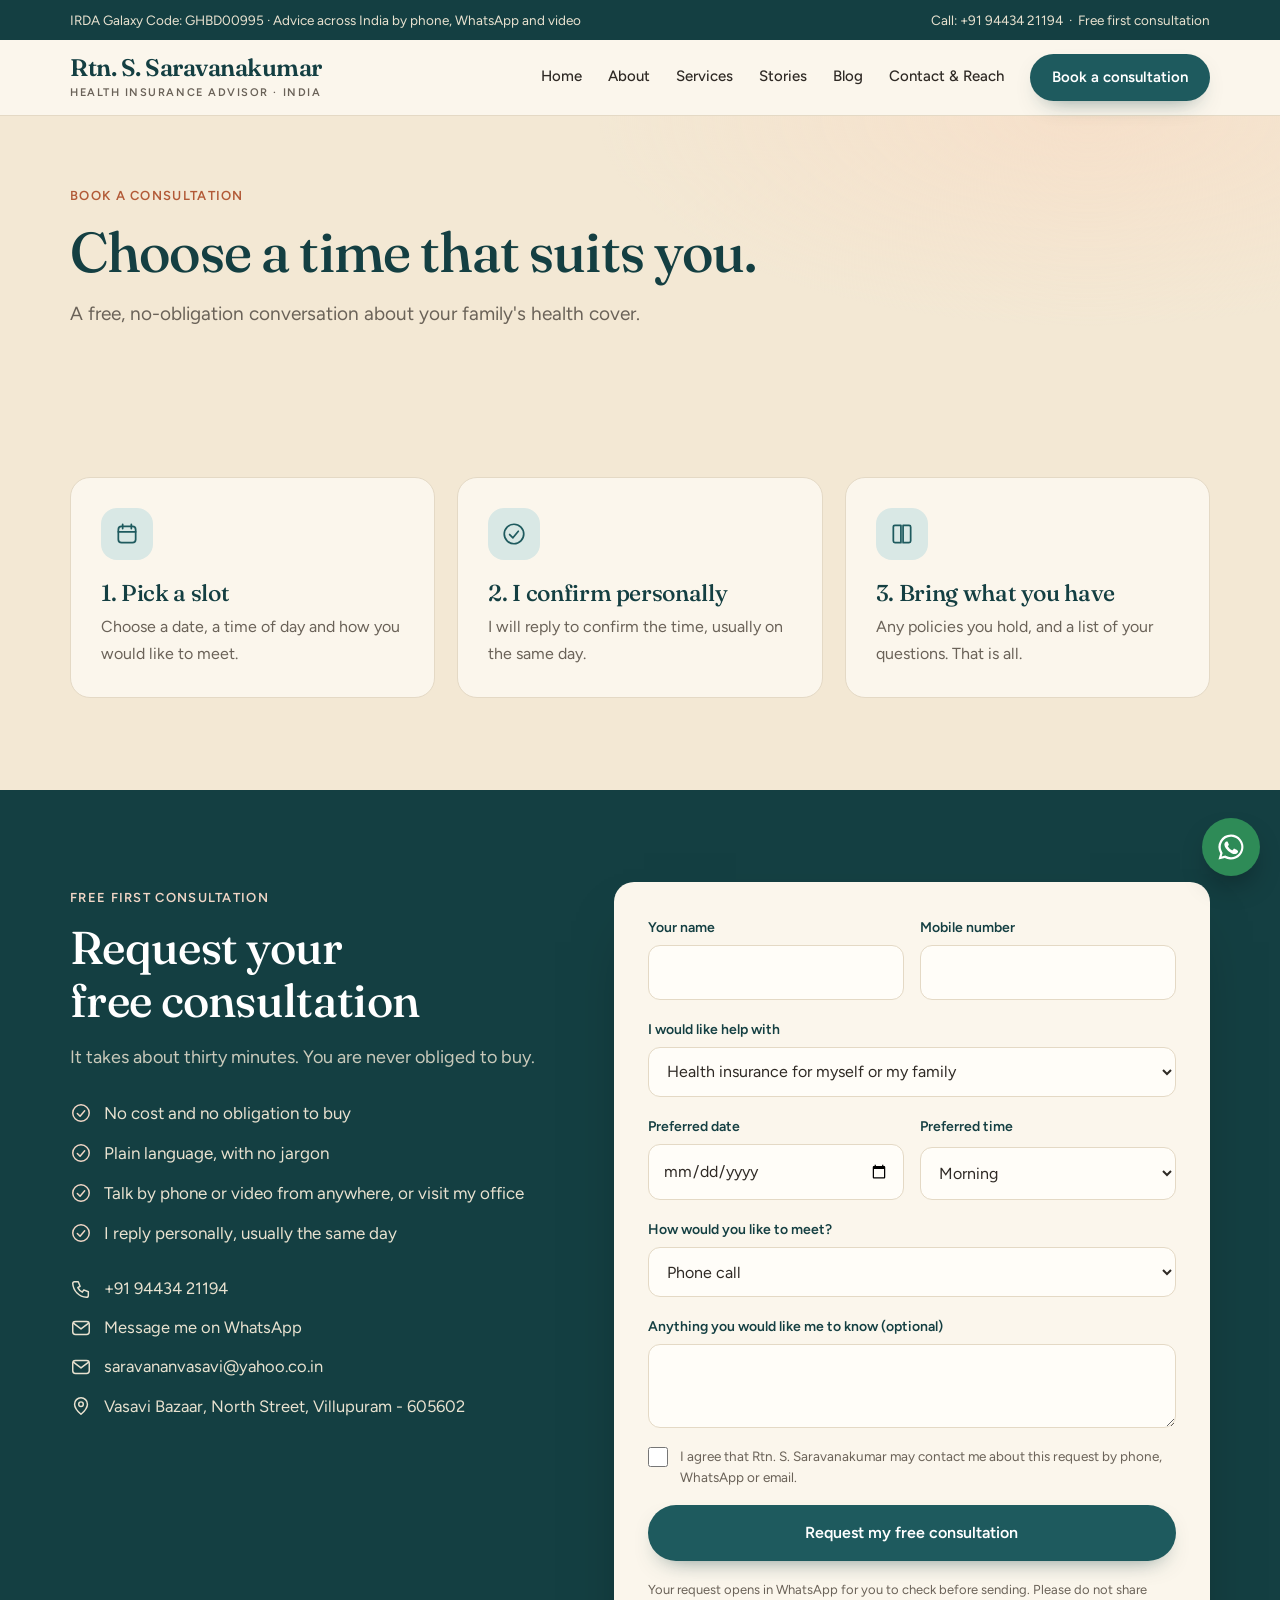
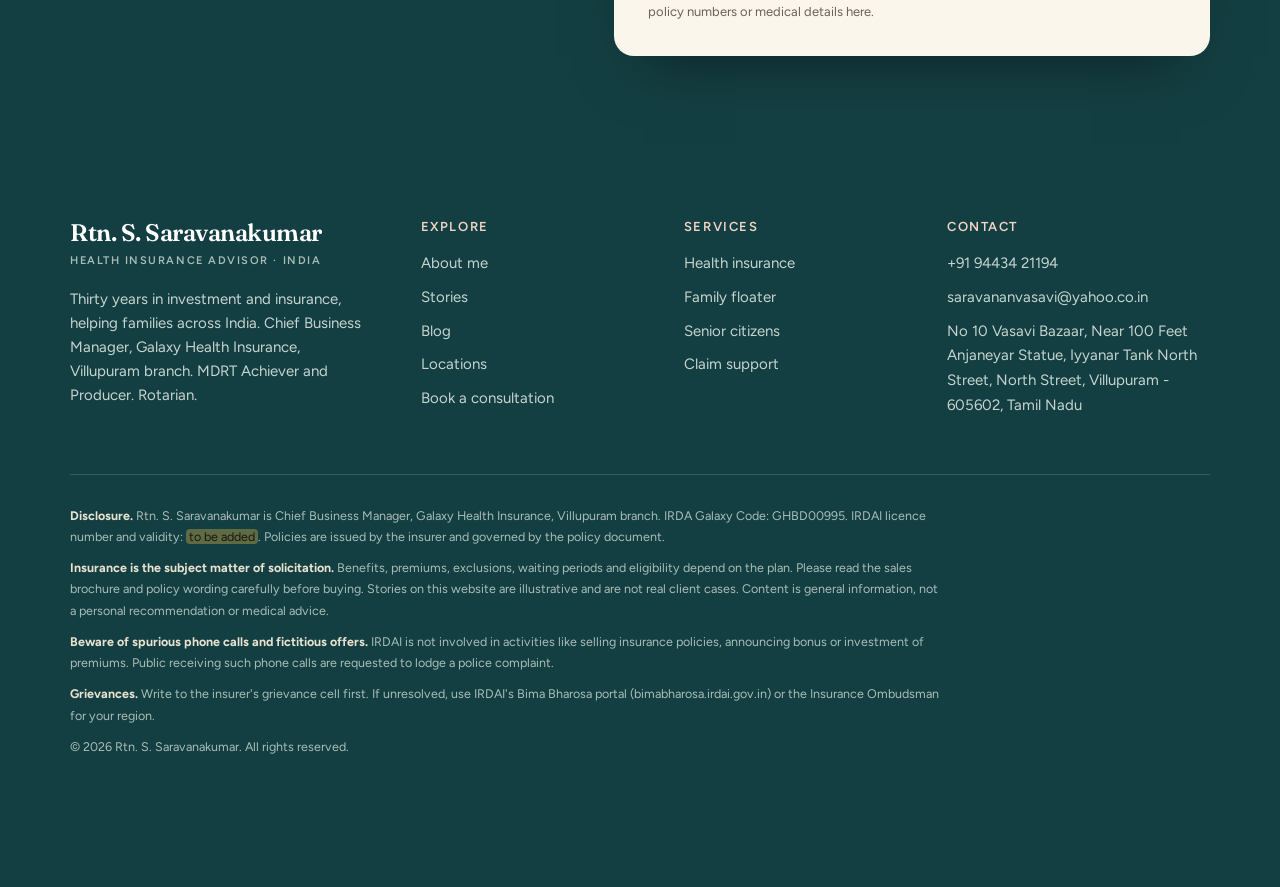
<file: book-appointment.html>
<!doctype html>
<html lang="en"><head><meta charset="utf-8"><meta name="viewport" content="width=device-width, initial-scale=1, viewport-fit=cover">
<title>Book a Free Health Insurance Consultation | S. Saravanakumar</title><meta name="description" content="Book a free health insurance consultation with Rtn. S. Saravanakumar by phone, WhatsApp, video or in person. No obligation.">
<link rel="canonical" href="https://www.insurewithsaravanaa.com/book-appointment.html"><meta name="theme-color" content="#fbf6ec">
<meta property="og:title" content="Book a Free Health Insurance Consultation | S. Saravanakumar"><meta property="og:description" content="Book a free health insurance consultation with Rtn. S. Saravanakumar by phone, WhatsApp, video or in person. No obligation."><meta property="og:type" content="website"><meta property="og:locale" content="en_IN"><meta property="og:image" content="https://www.insurewithsaravanaa.com/assets/img/portrait.jpg"><meta name="twitter:card" content="summary_large_image">
<link rel="preconnect" href="https://fonts.googleapis.com"><link rel="preconnect" href="https://fonts.gstatic.com" crossorigin><link href="https://fonts.googleapis.com/css2?family=Fraunces:ital,opsz,wght@0,9..144,400;0,9..144,500;0,9..144,600;1,9..144,400&family=Figtree:wght@400;500;600&family=La+Belle+Aurore&display=swap" rel="stylesheet"><link rel="stylesheet" href="assets/style.css"></head>
<body><a class="skip" href="#main">Skip to content</a>
<div class="top"><div class="wrap"><span>IRDA Galaxy Code: GHBD00995 &middot; Advice across India by phone, WhatsApp and video</span><span><a href="tel:+919443421194" data-call>Call: +91&nbsp;94434&nbsp;21194</a> &nbsp;&middot;&nbsp; Free first consultation</span></div></div>
<header class="site"><div class="wrap hd"><a class="logo" href="index.html"><b>Rtn. S. Saravanakumar</b><small>Health insurance advisor &middot; India</small></a>
<nav class="menu" aria-label="Primary"><a href="index.html">Home</a><a href="about.html">About</a><a href="services.html">Services</a><a href="stories.html">Stories</a><a href="blog/index.html">Blog</a><a href="locations.html">Contact & Reach</a><a class="btn" href="book-appointment.html">Book a consultation</a></nav>
<button class="burger" id="burger" aria-label="Menu" aria-expanded="false"><i></i><i></i></button></div></header>
<main id="main"><section class="phero"><div class="wrap"><span class="kicker">Book a consultation</span><h1>Choose a time that suits you.</h1><p>A free, no-obligation conversation about your family's health cover.</p></div></section>
<section class="s sand"><div class="wrap"><div class="grid g3">
<div class="card r"><div class="ic"><svg viewBox="0 0 24 24" fill="none" stroke="currentColor" stroke-width="1.6" stroke-linecap="round" stroke-linejoin="round" aria-hidden="true"><rect x="4" y="5" width="16" height="15" rx="3"/><path d="M4 10h16M8 3v4M16 3v4"/></svg></div><h3>1. Pick a slot</h3><p>Choose a date, a time of day and how you would like to meet.</p></div>
<div class="card r"><div class="ic"><svg viewBox="0 0 24 24" fill="none" stroke="currentColor" stroke-width="1.6" stroke-linecap="round" stroke-linejoin="round" aria-hidden="true"><circle cx="12" cy="12" r="9"/><path d="M8 12.500l3 3 5-6"/></svg></div><h3>2. I confirm personally</h3><p>I will reply to confirm the time, usually on the same day.</p></div>
<div class="card r"><div class="ic"><svg viewBox="0 0 24 24" fill="none" stroke="currentColor" stroke-width="1.6" stroke-linecap="round" stroke-linejoin="round" aria-hidden="true"><path d="M4 5.500C4 4.700 4.700 4 5.500 4H11v16H5.500A1.500 1.500 0 0 1 4 18.500zM20 5.500c0-.8-.7-1.500-1.500-1.500H13v16h5.500a1.500 1.500 0 0 0 1.500-1.500z"/></svg></div><h3>3. Bring what you have</h3><p>Any policies you hold, and a list of your questions. That is all.</p></div></div></div></section>
<section class="s teal" id="book"><div class="wrap book">
<div class="r"><span class="kicker">Free first consultation</span><h2>Request your free consultation</h2><p class="lede">It takes about thirty minutes. You are never obliged to buy.</p>
<ul class="reassure"><li><svg viewBox="0 0 24 24" fill="none" stroke="currentColor" stroke-width="1.6" stroke-linecap="round" stroke-linejoin="round" aria-hidden="true"><circle cx="12" cy="12" r="9"/><path d="M8 12.500l3 3 5-6"/></svg><span>No cost and no obligation to buy</span></li><li><svg viewBox="0 0 24 24" fill="none" stroke="currentColor" stroke-width="1.6" stroke-linecap="round" stroke-linejoin="round" aria-hidden="true"><circle cx="12" cy="12" r="9"/><path d="M8 12.500l3 3 5-6"/></svg><span>Plain language, with no jargon</span></li><li><svg viewBox="0 0 24 24" fill="none" stroke="currentColor" stroke-width="1.6" stroke-linecap="round" stroke-linejoin="round" aria-hidden="true"><circle cx="12" cy="12" r="9"/><path d="M8 12.500l3 3 5-6"/></svg><span>Talk by phone or video from anywhere, or visit my office</span></li><li><svg viewBox="0 0 24 24" fill="none" stroke="currentColor" stroke-width="1.6" stroke-linecap="round" stroke-linejoin="round" aria-hidden="true"><circle cx="12" cy="12" r="9"/><path d="M8 12.500l3 3 5-6"/></svg><span>I reply personally, usually the same day</span></li></ul>
<div class="contact-lines"><a href="tel:+919443421194" data-call><svg viewBox="0 0 24 24" fill="none" stroke="currentColor" stroke-width="1.6" stroke-linecap="round" stroke-linejoin="round" aria-hidden="true"><path d="M5 4h4l2 5-2.500 1.500a11 11 0 0 0 5 5L15 13l5 2v4a2 2 0 0 1-2 2A16 16 0 0 1 3 6a2 2 0 0 1 2-2z"/></svg><span>+91&nbsp;94434&nbsp;21194</span></a><a href="#" data-wa><svg viewBox="0 0 24 24" fill="none" stroke="currentColor" stroke-width="1.6" stroke-linecap="round" stroke-linejoin="round" aria-hidden="true"><rect x="3" y="5" width="18" height="14" rx="3"/><path d="M4 7l8 6 8-6"/></svg><span>Message me on WhatsApp</span></a><a href="mailto:saravananvasavi@yahoo.co.in"><svg viewBox="0 0 24 24" fill="none" stroke="currentColor" stroke-width="1.6" stroke-linecap="round" stroke-linejoin="round" aria-hidden="true"><rect x="3" y="5" width="18" height="14" rx="3"/><path d="M4 7l8 6 8-6"/></svg><span>saravananvasavi@yahoo.co.in</span></a><a href="https://www.google.com/maps/search/?api=1&query=No+10+Vasavi+Bazaar+North+Street+Villupuram+605602" target="_blank" rel="noopener"><svg viewBox="0 0 24 24" fill="none" stroke="currentColor" stroke-width="1.6" stroke-linecap="round" stroke-linejoin="round" aria-hidden="true"><path d="M12 21s7-6 7-11a7 7 0 1 0-14 0c0 5 7 11 7 11z"/><circle cx="12" cy="10" r="2.500"/></svg><span>Vasavi Bazaar, North Street, Villupuram - 605602</span></a></div></div>
<form class="f r" novalidate>
<div class="row2"><label>Your name<input name="name" autocomplete="name" required></label><label>Mobile number<input name="phone" type="tel" inputmode="tel" autocomplete="tel" required></label></div>
<label>I would like help with<select name="topic"><option>Health insurance for myself or my family</option><option>Health insurance for my parents</option><option>Reviewing a policy I already have</option><option>A claim or hospital emergency</option><option>Not sure yet, I would like to talk</option></select></label>
<div class="row2"><label>Preferred date<input name="date" type="date"></label><label>Preferred time<select name="slot"><option>Morning</option><option>Afternoon</option><option>Evening</option></select></label></div>
<label>How would you like to meet?<select name="mode"><option>Phone call</option><option>Video call</option><option>Office visit (Villupuram)</option></select></label>
<label>Anything you would like me to know (optional)<textarea name="msg"></textarea></label>
<label class="consent"><input type="checkbox" name="consent" required><span>I agree that Rtn. S. Saravanakumar may contact me about this request by phone, WhatsApp or email.</span></label>
<button class="btn" type="submit">Request my free consultation</button>
<p class="fnote" role="status">Your request opens in WhatsApp for you to check before sending. Please do not share policy numbers or medical details here.</p>
</form></div></section></main>
<footer class="site"><div class="wrap"><div class="fgrid">
<div><a class="logo" href="index.html"><b>Rtn. S. Saravanakumar</b><small>Health insurance advisor &middot; India</small></a>
<p class="about">Thirty years in investment and insurance, helping families across India. Chief Business Manager, Galaxy Health Insurance, Villupuram branch. MDRT Achiever and Producer. Rotarian.</p></div>
<div><h4>Explore</h4><ul><li><a href="about.html">About me</a></li><li><a href="stories.html">Stories</a></li><li><a href="blog/index.html">Blog</a></li><li><a href="locations.html">Locations</a></li><li><a href="book-appointment.html">Book a consultation</a></li></ul></div>
<div><h4>Services</h4><ul><li><a href="health-insurance.html">Health insurance</a></li><li><a href="family-health-insurance.html">Family floater</a></li><li><a href="senior-citizen-health-insurance.html">Senior citizens</a></li><li><a href="claim-support.html">Claim support</a></li></ul></div>
<div><h4>Contact</h4><ul><li><a href="tel:+919443421194" data-call>+91&nbsp;94434&nbsp;21194</a></li><li><a href="mailto:saravananvasavi@yahoo.co.in">saravananvasavi@yahoo.co.in</a></li><li>No 10 Vasavi Bazaar, Near 100 Feet Anjaneyar Statue, Iyyanar Tank North Street, North Street, Villupuram - 605602, Tamil Nadu</li></ul></div>
</div>
<div class="legal">
<p><b>Disclosure.</b> Rtn. S. Saravanakumar is Chief Business Manager, Galaxy Health Insurance, Villupuram branch. IRDA Galaxy Code: GHBD00995. IRDAI licence number and validity: <span class="todo">to be added</span>. Policies are issued by the insurer and governed by the policy document.</p>
<p><b>Insurance is the subject matter of solicitation.</b> Benefits, premiums, exclusions, waiting periods and eligibility depend on the plan. Please read the sales brochure and policy wording carefully before buying. Stories on this website are illustrative and are not real client cases. Content is general information, not a personal recommendation or medical advice.</p>
<p><b>Beware of spurious phone calls and fictitious offers.</b> IRDAI is not involved in activities like selling insurance policies, announcing bonus or investment of premiums. Public receiving such phone calls are requested to lodge a police complaint.</p>
<p><b>Grievances.</b> Write to the insurer's grievance cell first. If unresolved, use IRDAI's Bima Bharosa portal (bimabharosa.irdai.gov.in) or the Insurance Ombudsman for your region.</p>
<p>&copy; <span data-year>2026</span> Rtn. S. Saravanakumar. All rights reserved.</p>
</div></div></footer>
<a class="wa" data-wa href="#" aria-label="Chat on WhatsApp"><svg viewBox="0 0 24 24" fill="currentColor" aria-hidden="true"><path d="M12 2a10 10 0 0 0-8.600 15.100L2 22l5-1.300A10 10 0 1 0 12 2zm0 18.200a8.200 8.200 0 0 1-4.200-1.200l-.3-.2-3 .8.8-2.900-.2-.3A8.200 8.200 0 1 1 12 20.200zm4.500-6.100c-.2-.1-1.500-.7-1.700-.8s-.4-.1-.6.100-.6.800-.8 1-.3.200-.6.100a6.700 6.700 0 0 1-3.300-2.900c-.2-.4.200-.4.700-1.300.1-.2 0-.3 0-.5l-.8-1.800c-.2-.5-.4-.4-.6-.4h-.5a1 1 0 0 0-.7.300 3 3 0 0 0-.9 2.200 5.300 5.300 0 0 0 1.100 2.800 12 12 0 0 0 4.600 4c1.700.7 2.400.8 3.200.7a2.700 2.700 0 0 0 1.800-1.300 2.200 2.200 0 0 0 .2-1.300c-.1-.1-.3-.2-.5-.3z"/></svg></a>
<div class="mbar" id="mbar"><a class="c" href="#" data-call>Call now</a><a class="b" href="book-appointment.html">Book consultation</a></div>
<script src="assets/main.js"></script></body></html>
</file>
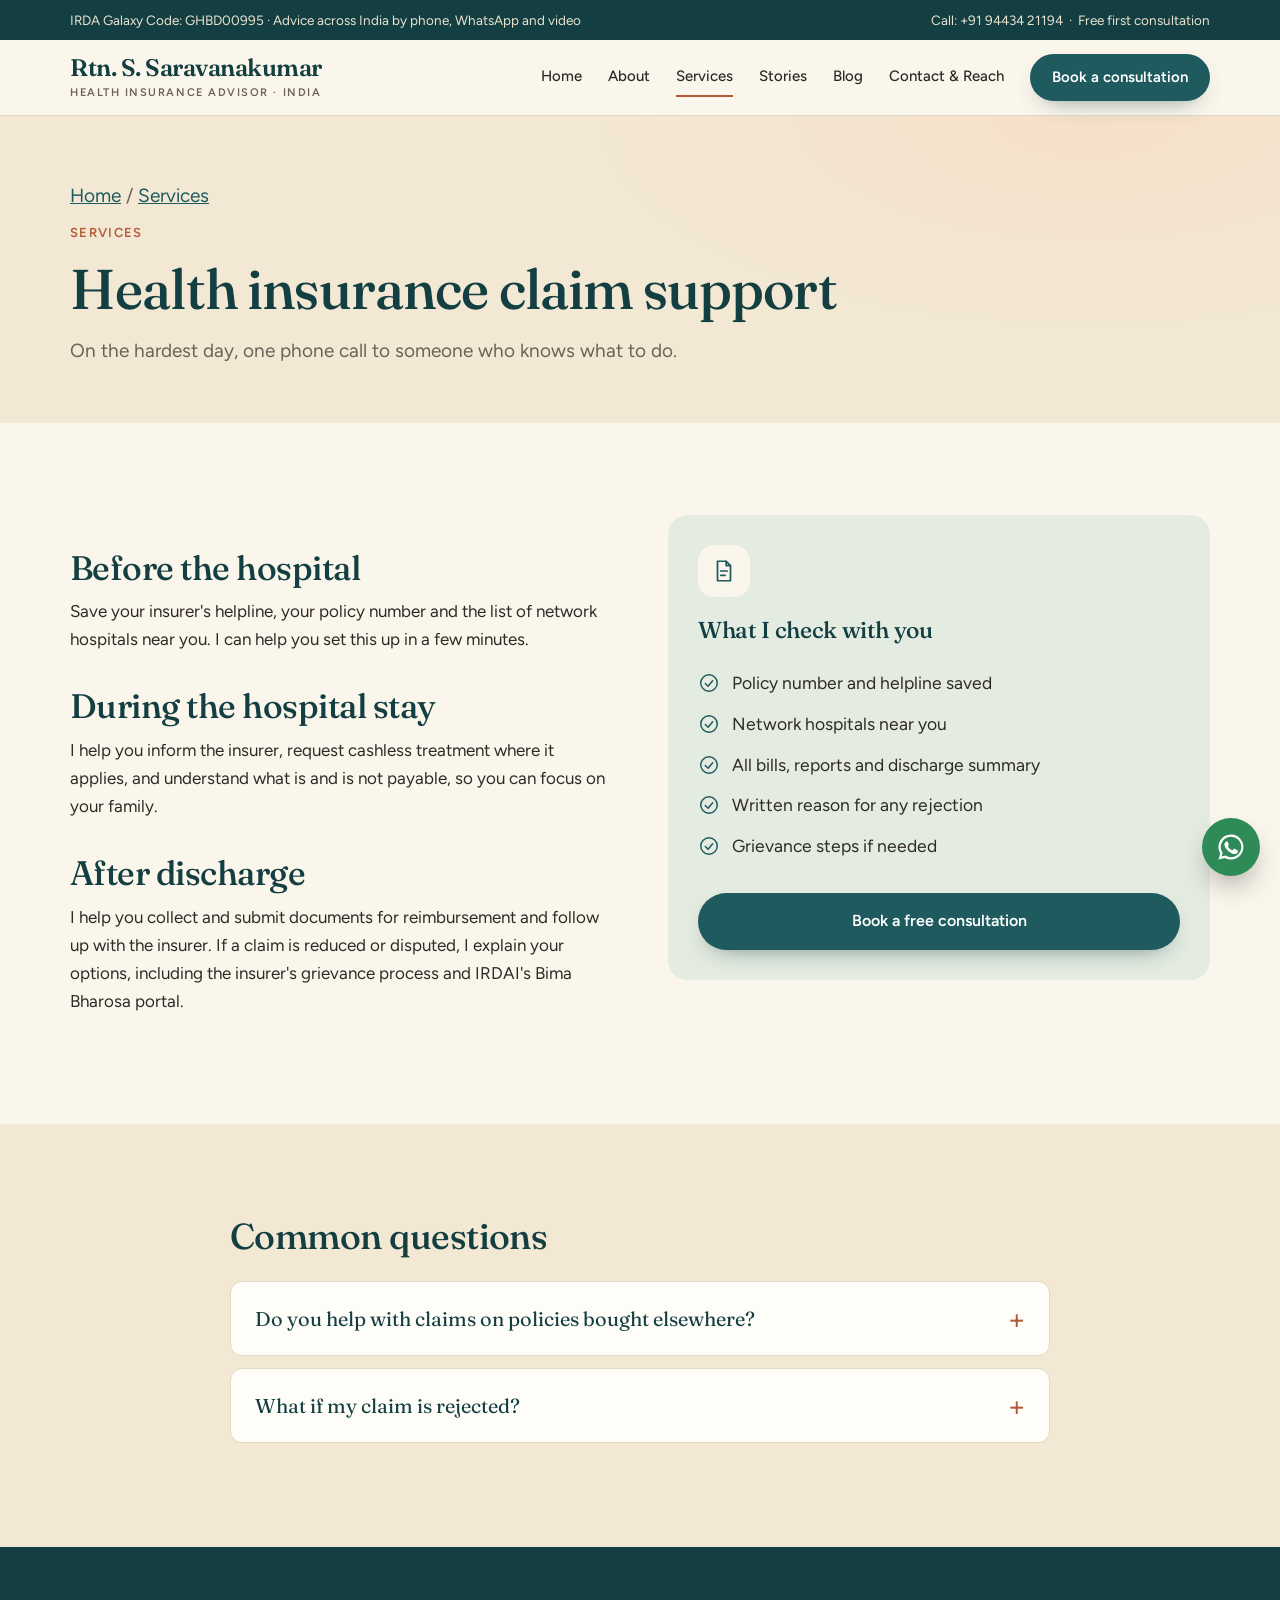
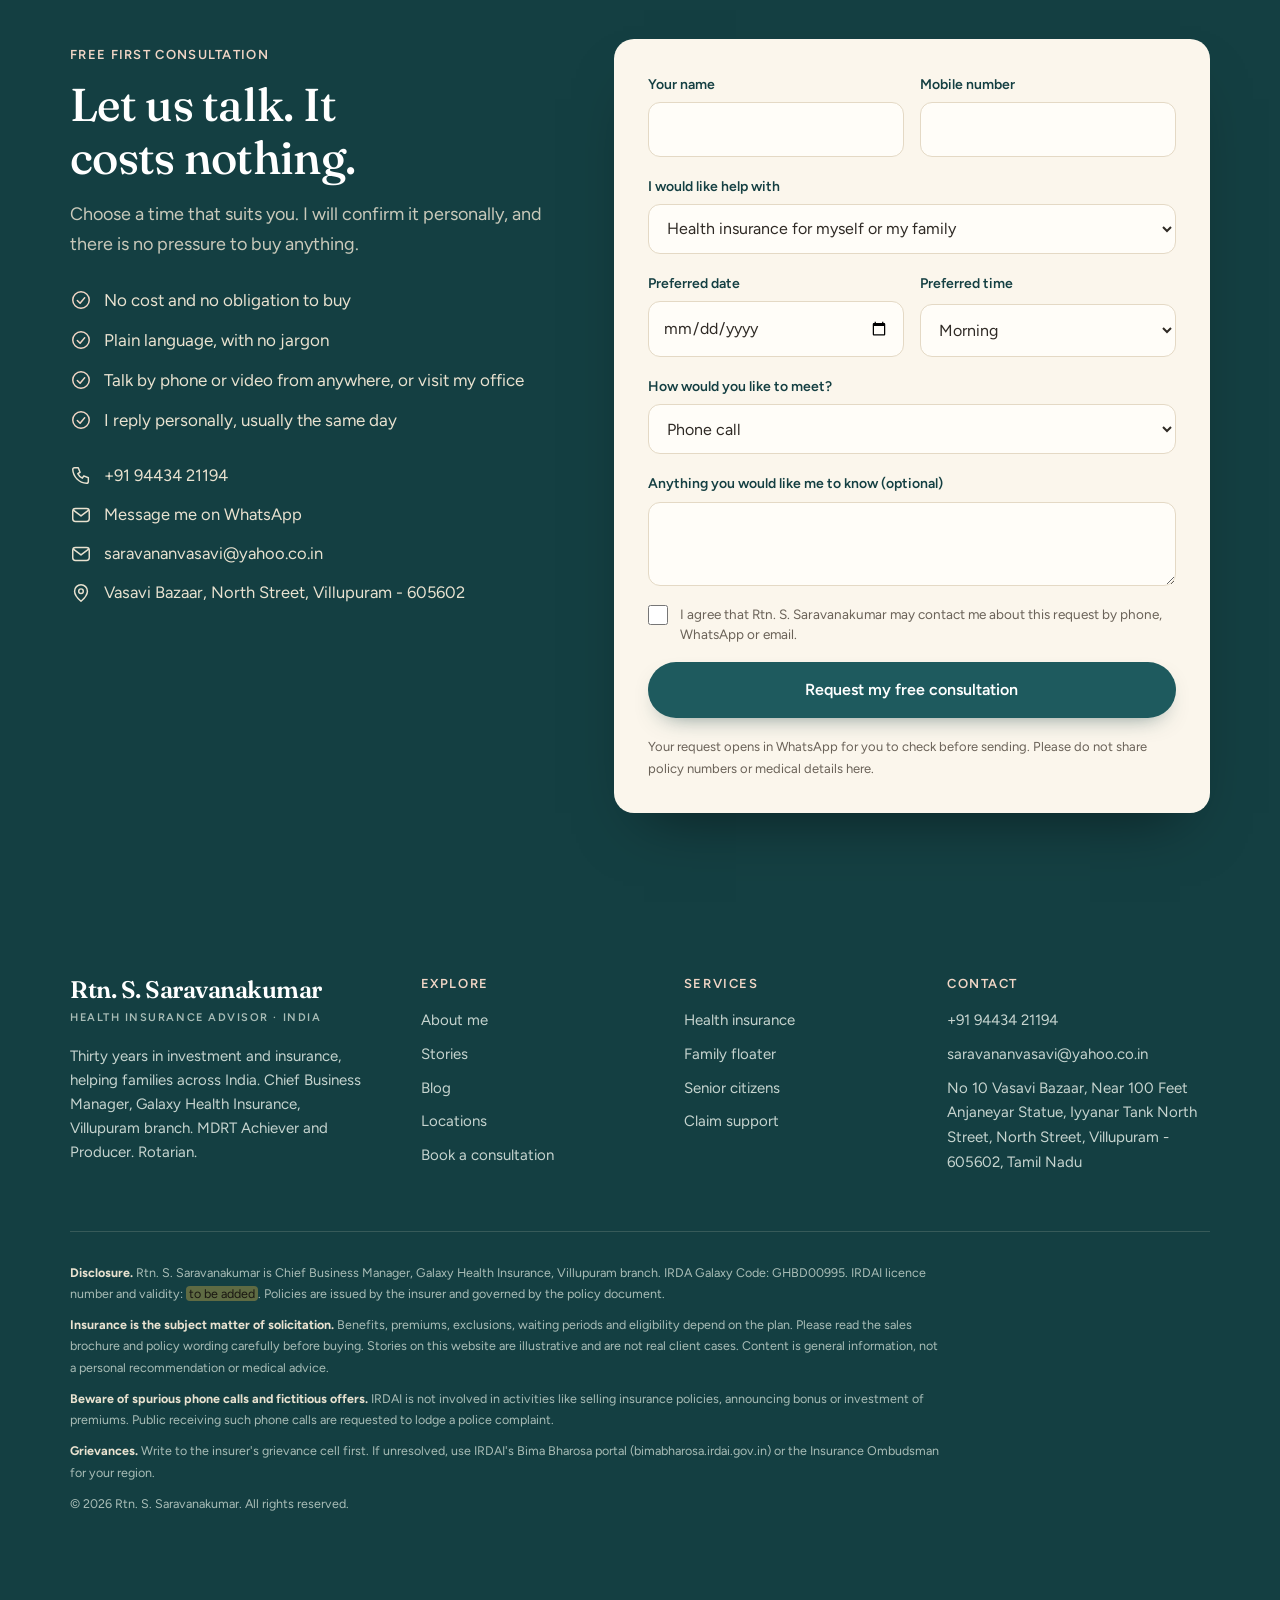
<file: claim-support.html>
<!doctype html>
<html lang="en"><head><meta charset="utf-8"><meta name="viewport" content="width=device-width, initial-scale=1, viewport-fit=cover">
<title>Health Insurance Claim Support | S. Saravanakumar</title><meta name="description" content="Help with cashless requests, documents, reimbursement and disputed claims, from an advisor who stays with you through a hospital stay.">
<link rel="canonical" href="https://www.insurewithsaravanaa.com/claim-support.html"><meta name="theme-color" content="#fbf6ec">
<meta property="og:title" content="Health Insurance Claim Support | S. Saravanakumar"><meta property="og:description" content="Help with cashless requests, documents, reimbursement and disputed claims, from an advisor who stays with you through a hospital stay."><meta property="og:type" content="website"><meta property="og:locale" content="en_IN"><meta property="og:image" content="https://www.insurewithsaravanaa.com/assets/img/portrait.jpg"><meta name="twitter:card" content="summary_large_image">
<link rel="preconnect" href="https://fonts.googleapis.com"><link rel="preconnect" href="https://fonts.gstatic.com" crossorigin><link href="https://fonts.googleapis.com/css2?family=Fraunces:ital,opsz,wght@0,9..144,400;0,9..144,500;0,9..144,600;1,9..144,400&family=Figtree:wght@400;500;600&family=La+Belle+Aurore&display=swap" rel="stylesheet"><link rel="stylesheet" href="assets/style.css"><script type="application/ld+json">{"@context": "https://schema.org", "@type": "Service", "name": "Health insurance claim support", "provider": {"@type": "InsuranceAgency", "name": "Rtn. S. Saravanakumar"}, "areaServed": "India"}</script><script type="application/ld+json">{"@context": "https://schema.org", "@type": "FAQPage", "mainEntity": [{"@type": "Question", "name": "Do you help with claims on policies bought elsewhere?", "acceptedAnswer": {"@type": "Answer", "text": "My claim support is for policies I service. For others I am happy to look at your documents and point you to the right process."}}, {"@type": "Question", "name": "What if my claim is rejected?", "acceptedAnswer": {"@type": "Answer", "text": "Ask for the reason in writing. We can then approach the insurer's grievance cell and, if needed, IRDAI's Bima Bharosa portal or the Insurance Ombudsman."}}]}</script></head>
<body><a class="skip" href="#main">Skip to content</a>
<div class="top"><div class="wrap"><span>IRDA Galaxy Code: GHBD00995 &middot; Advice across India by phone, WhatsApp and video</span><span><a href="tel:+919443421194" data-call>Call: +91&nbsp;94434&nbsp;21194</a> &nbsp;&middot;&nbsp; Free first consultation</span></div></div>
<header class="site"><div class="wrap hd"><a class="logo" href="index.html"><b>Rtn. S. Saravanakumar</b><small>Health insurance advisor &middot; India</small></a>
<nav class="menu" aria-label="Primary"><a href="index.html">Home</a><a href="about.html">About</a><a href="services.html" aria-current=page>Services</a><a href="stories.html">Stories</a><a href="blog/index.html">Blog</a><a href="locations.html">Contact & Reach</a><a class="btn" href="book-appointment.html">Book a consultation</a></nav>
<button class="burger" id="burger" aria-label="Menu" aria-expanded="false"><i></i><i></i></button></div></header>
<main id="main"><section class="phero"><div class="wrap"><p class="crumbs"><a href="index.html">Home</a> / <a href="services.html">Services</a></p><span class="kicker">Services</span><h1>Health insurance claim support</h1><p>On the hardest day, one phone call to someone who knows what to do.</p></div></section>
<section class="s"><div class="wrap two"><div class="r"><h2 style="font-size:clamp(26px,3vw,34px);margin:34px 0 10px">Before the hospital</h2><p style="margin-bottom:1em">Save your insurer's helpline, your policy number and the list of network hospitals near you. I can help you set this up in a few minutes.</p><h2 style="font-size:clamp(26px,3vw,34px);margin:34px 0 10px">During the hospital stay</h2><p style="margin-bottom:1em">I help you inform the insurer, request cashless treatment where it applies, and understand what is and is not payable, so you can focus on your family.</p><h2 style="font-size:clamp(26px,3vw,34px);margin:34px 0 10px">After discharge</h2><p style="margin-bottom:1em">I help you collect and submit documents for reimbursement and follow up with the insurer. If a claim is reduced or disputed, I explain your options, including the insurer's grievance process and IRDAI's Bima Bharosa portal.</p></div>
<aside class="r"><div class="card" style="background:var(--sage);border:0"><div class="ic" style="background:var(--cream)"><svg viewBox="0 0 24 24" fill="none" stroke="currentColor" stroke-width="1.6" stroke-linecap="round" stroke-linejoin="round" aria-hidden="true"><path d="M6 3h8l4 4v14H6z"/><path d="M14 3v4h4M9 12h6M9 16h4"/></svg></div><h3>What I check with you</h3><ul class="check"><li><svg viewBox="0 0 24 24" fill="none" stroke="currentColor" stroke-width="1.6" stroke-linecap="round" stroke-linejoin="round" aria-hidden="true"><circle cx="12" cy="12" r="9"/><path d="M8 12.500l3 3 5-6"/></svg><span>Policy number and helpline saved</span></li><li><svg viewBox="0 0 24 24" fill="none" stroke="currentColor" stroke-width="1.6" stroke-linecap="round" stroke-linejoin="round" aria-hidden="true"><circle cx="12" cy="12" r="9"/><path d="M8 12.500l3 3 5-6"/></svg><span>Network hospitals near you</span></li><li><svg viewBox="0 0 24 24" fill="none" stroke="currentColor" stroke-width="1.6" stroke-linecap="round" stroke-linejoin="round" aria-hidden="true"><circle cx="12" cy="12" r="9"/><path d="M8 12.500l3 3 5-6"/></svg><span>All bills, reports and discharge summary</span></li><li><svg viewBox="0 0 24 24" fill="none" stroke="currentColor" stroke-width="1.6" stroke-linecap="round" stroke-linejoin="round" aria-hidden="true"><circle cx="12" cy="12" r="9"/><path d="M8 12.500l3 3 5-6"/></svg><span>Written reason for any rejection</span></li><li><svg viewBox="0 0 24 24" fill="none" stroke="currentColor" stroke-width="1.6" stroke-linecap="round" stroke-linejoin="round" aria-hidden="true"><circle cx="12" cy="12" r="9"/><path d="M8 12.500l3 3 5-6"/></svg><span>Grievance steps if needed</span></li></ul>
<a class="btn" href="book-appointment.html" style="margin-top:14px">Book a free consultation</a></div></aside></div></section>
<section class="s sand"><div class="wrap"><div class="faq r"><h2 style="font-size:clamp(26px,3vw,36px);margin-bottom:24px">Common questions</h2><details><summary>Do you help with claims on policies bought elsewhere?</summary><p>My claim support is for policies I service. For others I am happy to look at your documents and point you to the right process.</p></details><details><summary>What if my claim is rejected?</summary><p>Ask for the reason in writing. We can then approach the insurer's grievance cell and, if needed, IRDAI's Bima Bharosa portal or the Insurance Ombudsman.</p></details></div></div></section>
<section class="s teal" id="book"><div class="wrap book">
<div class="r"><span class="kicker">Free first consultation</span><h2>Let us talk. It costs nothing.</h2><p class="lede">Choose a time that suits you. I will confirm it personally, and there is no pressure to buy anything.</p>
<ul class="reassure"><li><svg viewBox="0 0 24 24" fill="none" stroke="currentColor" stroke-width="1.6" stroke-linecap="round" stroke-linejoin="round" aria-hidden="true"><circle cx="12" cy="12" r="9"/><path d="M8 12.500l3 3 5-6"/></svg><span>No cost and no obligation to buy</span></li><li><svg viewBox="0 0 24 24" fill="none" stroke="currentColor" stroke-width="1.6" stroke-linecap="round" stroke-linejoin="round" aria-hidden="true"><circle cx="12" cy="12" r="9"/><path d="M8 12.500l3 3 5-6"/></svg><span>Plain language, with no jargon</span></li><li><svg viewBox="0 0 24 24" fill="none" stroke="currentColor" stroke-width="1.6" stroke-linecap="round" stroke-linejoin="round" aria-hidden="true"><circle cx="12" cy="12" r="9"/><path d="M8 12.500l3 3 5-6"/></svg><span>Talk by phone or video from anywhere, or visit my office</span></li><li><svg viewBox="0 0 24 24" fill="none" stroke="currentColor" stroke-width="1.6" stroke-linecap="round" stroke-linejoin="round" aria-hidden="true"><circle cx="12" cy="12" r="9"/><path d="M8 12.500l3 3 5-6"/></svg><span>I reply personally, usually the same day</span></li></ul>
<div class="contact-lines"><a href="tel:+919443421194" data-call><svg viewBox="0 0 24 24" fill="none" stroke="currentColor" stroke-width="1.6" stroke-linecap="round" stroke-linejoin="round" aria-hidden="true"><path d="M5 4h4l2 5-2.500 1.500a11 11 0 0 0 5 5L15 13l5 2v4a2 2 0 0 1-2 2A16 16 0 0 1 3 6a2 2 0 0 1 2-2z"/></svg><span>+91&nbsp;94434&nbsp;21194</span></a><a href="#" data-wa><svg viewBox="0 0 24 24" fill="none" stroke="currentColor" stroke-width="1.6" stroke-linecap="round" stroke-linejoin="round" aria-hidden="true"><rect x="3" y="5" width="18" height="14" rx="3"/><path d="M4 7l8 6 8-6"/></svg><span>Message me on WhatsApp</span></a><a href="mailto:saravananvasavi@yahoo.co.in"><svg viewBox="0 0 24 24" fill="none" stroke="currentColor" stroke-width="1.6" stroke-linecap="round" stroke-linejoin="round" aria-hidden="true"><rect x="3" y="5" width="18" height="14" rx="3"/><path d="M4 7l8 6 8-6"/></svg><span>saravananvasavi@yahoo.co.in</span></a><a href="https://www.google.com/maps/search/?api=1&query=No+10+Vasavi+Bazaar+North+Street+Villupuram+605602" target="_blank" rel="noopener"><svg viewBox="0 0 24 24" fill="none" stroke="currentColor" stroke-width="1.6" stroke-linecap="round" stroke-linejoin="round" aria-hidden="true"><path d="M12 21s7-6 7-11a7 7 0 1 0-14 0c0 5 7 11 7 11z"/><circle cx="12" cy="10" r="2.500"/></svg><span>Vasavi Bazaar, North Street, Villupuram - 605602</span></a></div></div>
<form class="f r" novalidate>
<div class="row2"><label>Your name<input name="name" autocomplete="name" required></label><label>Mobile number<input name="phone" type="tel" inputmode="tel" autocomplete="tel" required></label></div>
<label>I would like help with<select name="topic"><option>Health insurance for myself or my family</option><option>Health insurance for my parents</option><option>Reviewing a policy I already have</option><option>A claim or hospital emergency</option><option>Not sure yet, I would like to talk</option></select></label>
<div class="row2"><label>Preferred date<input name="date" type="date"></label><label>Preferred time<select name="slot"><option>Morning</option><option>Afternoon</option><option>Evening</option></select></label></div>
<label>How would you like to meet?<select name="mode"><option>Phone call</option><option>Video call</option><option>Office visit (Villupuram)</option></select></label>
<label>Anything you would like me to know (optional)<textarea name="msg"></textarea></label>
<label class="consent"><input type="checkbox" name="consent" required><span>I agree that Rtn. S. Saravanakumar may contact me about this request by phone, WhatsApp or email.</span></label>
<button class="btn" type="submit">Request my free consultation</button>
<p class="fnote" role="status">Your request opens in WhatsApp for you to check before sending. Please do not share policy numbers or medical details here.</p>
</form></div></section></main>
<footer class="site"><div class="wrap"><div class="fgrid">
<div><a class="logo" href="index.html"><b>Rtn. S. Saravanakumar</b><small>Health insurance advisor &middot; India</small></a>
<p class="about">Thirty years in investment and insurance, helping families across India. Chief Business Manager, Galaxy Health Insurance, Villupuram branch. MDRT Achiever and Producer. Rotarian.</p></div>
<div><h4>Explore</h4><ul><li><a href="about.html">About me</a></li><li><a href="stories.html">Stories</a></li><li><a href="blog/index.html">Blog</a></li><li><a href="locations.html">Locations</a></li><li><a href="book-appointment.html">Book a consultation</a></li></ul></div>
<div><h4>Services</h4><ul><li><a href="health-insurance.html">Health insurance</a></li><li><a href="family-health-insurance.html">Family floater</a></li><li><a href="senior-citizen-health-insurance.html">Senior citizens</a></li><li><a href="claim-support.html">Claim support</a></li></ul></div>
<div><h4>Contact</h4><ul><li><a href="tel:+919443421194" data-call>+91&nbsp;94434&nbsp;21194</a></li><li><a href="mailto:saravananvasavi@yahoo.co.in">saravananvasavi@yahoo.co.in</a></li><li>No 10 Vasavi Bazaar, Near 100 Feet Anjaneyar Statue, Iyyanar Tank North Street, North Street, Villupuram - 605602, Tamil Nadu</li></ul></div>
</div>
<div class="legal">
<p><b>Disclosure.</b> Rtn. S. Saravanakumar is Chief Business Manager, Galaxy Health Insurance, Villupuram branch. IRDA Galaxy Code: GHBD00995. IRDAI licence number and validity: <span class="todo">to be added</span>. Policies are issued by the insurer and governed by the policy document.</p>
<p><b>Insurance is the subject matter of solicitation.</b> Benefits, premiums, exclusions, waiting periods and eligibility depend on the plan. Please read the sales brochure and policy wording carefully before buying. Stories on this website are illustrative and are not real client cases. Content is general information, not a personal recommendation or medical advice.</p>
<p><b>Beware of spurious phone calls and fictitious offers.</b> IRDAI is not involved in activities like selling insurance policies, announcing bonus or investment of premiums. Public receiving such phone calls are requested to lodge a police complaint.</p>
<p><b>Grievances.</b> Write to the insurer's grievance cell first. If unresolved, use IRDAI's Bima Bharosa portal (bimabharosa.irdai.gov.in) or the Insurance Ombudsman for your region.</p>
<p>&copy; <span data-year>2026</span> Rtn. S. Saravanakumar. All rights reserved.</p>
</div></div></footer>
<a class="wa" data-wa href="#" aria-label="Chat on WhatsApp"><svg viewBox="0 0 24 24" fill="currentColor" aria-hidden="true"><path d="M12 2a10 10 0 0 0-8.600 15.100L2 22l5-1.300A10 10 0 1 0 12 2zm0 18.200a8.200 8.200 0 0 1-4.200-1.200l-.3-.2-3 .8.8-2.900-.2-.3A8.200 8.200 0 1 1 12 20.200zm4.500-6.100c-.2-.1-1.500-.7-1.700-.8s-.4-.1-.6.100-.6.800-.8 1-.3.200-.6.100a6.700 6.700 0 0 1-3.300-2.900c-.2-.4.200-.4.700-1.300.1-.2 0-.3 0-.5l-.8-1.800c-.2-.5-.4-.4-.6-.4h-.5a1 1 0 0 0-.7.300 3 3 0 0 0-.9 2.200 5.300 5.300 0 0 0 1.100 2.800 12 12 0 0 0 4.600 4c1.700.7 2.400.8 3.200.7a2.700 2.700 0 0 0 1.800-1.300 2.200 2.200 0 0 0 .2-1.300c-.1-.1-.3-.2-.5-.3z"/></svg></a>
<div class="mbar" id="mbar"><a class="c" href="#" data-call>Call now</a><a class="b" href="book-appointment.html">Book consultation</a></div>
<script src="assets/main.js"></script></body></html>
</file>
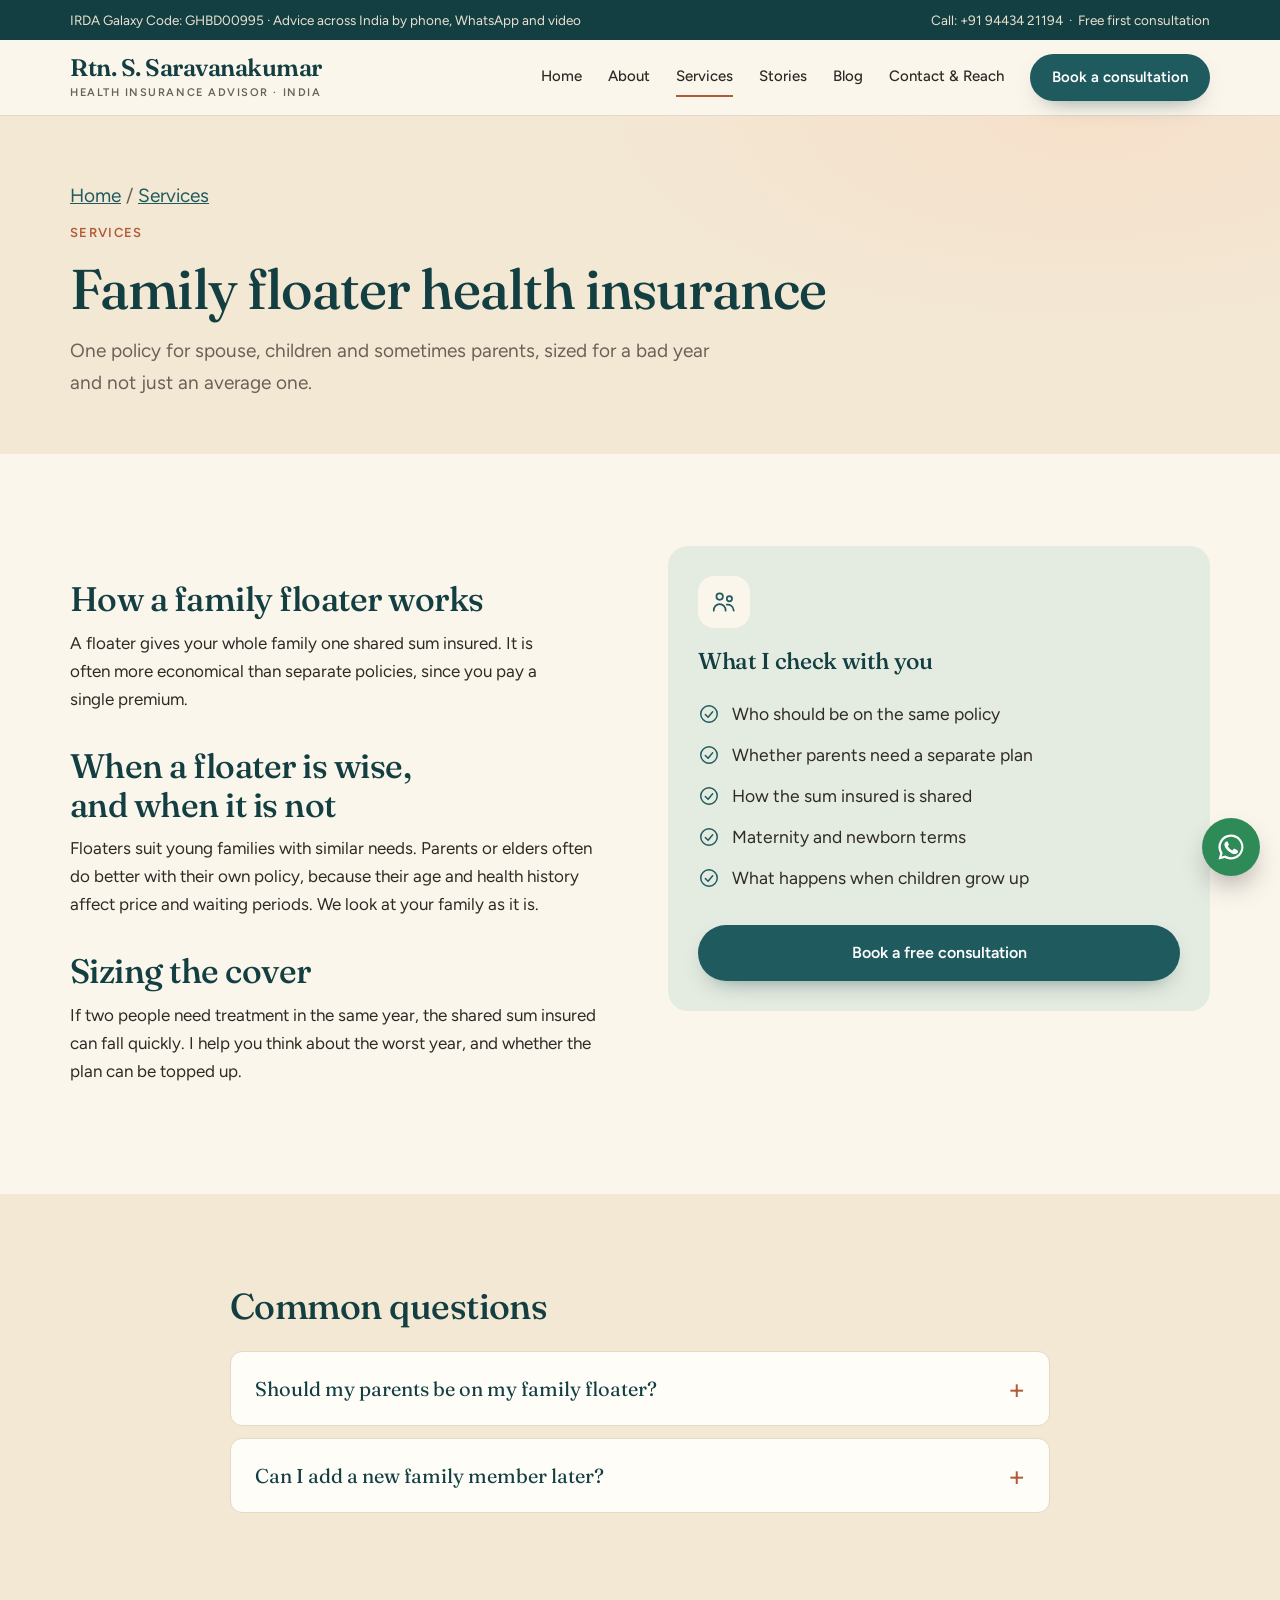
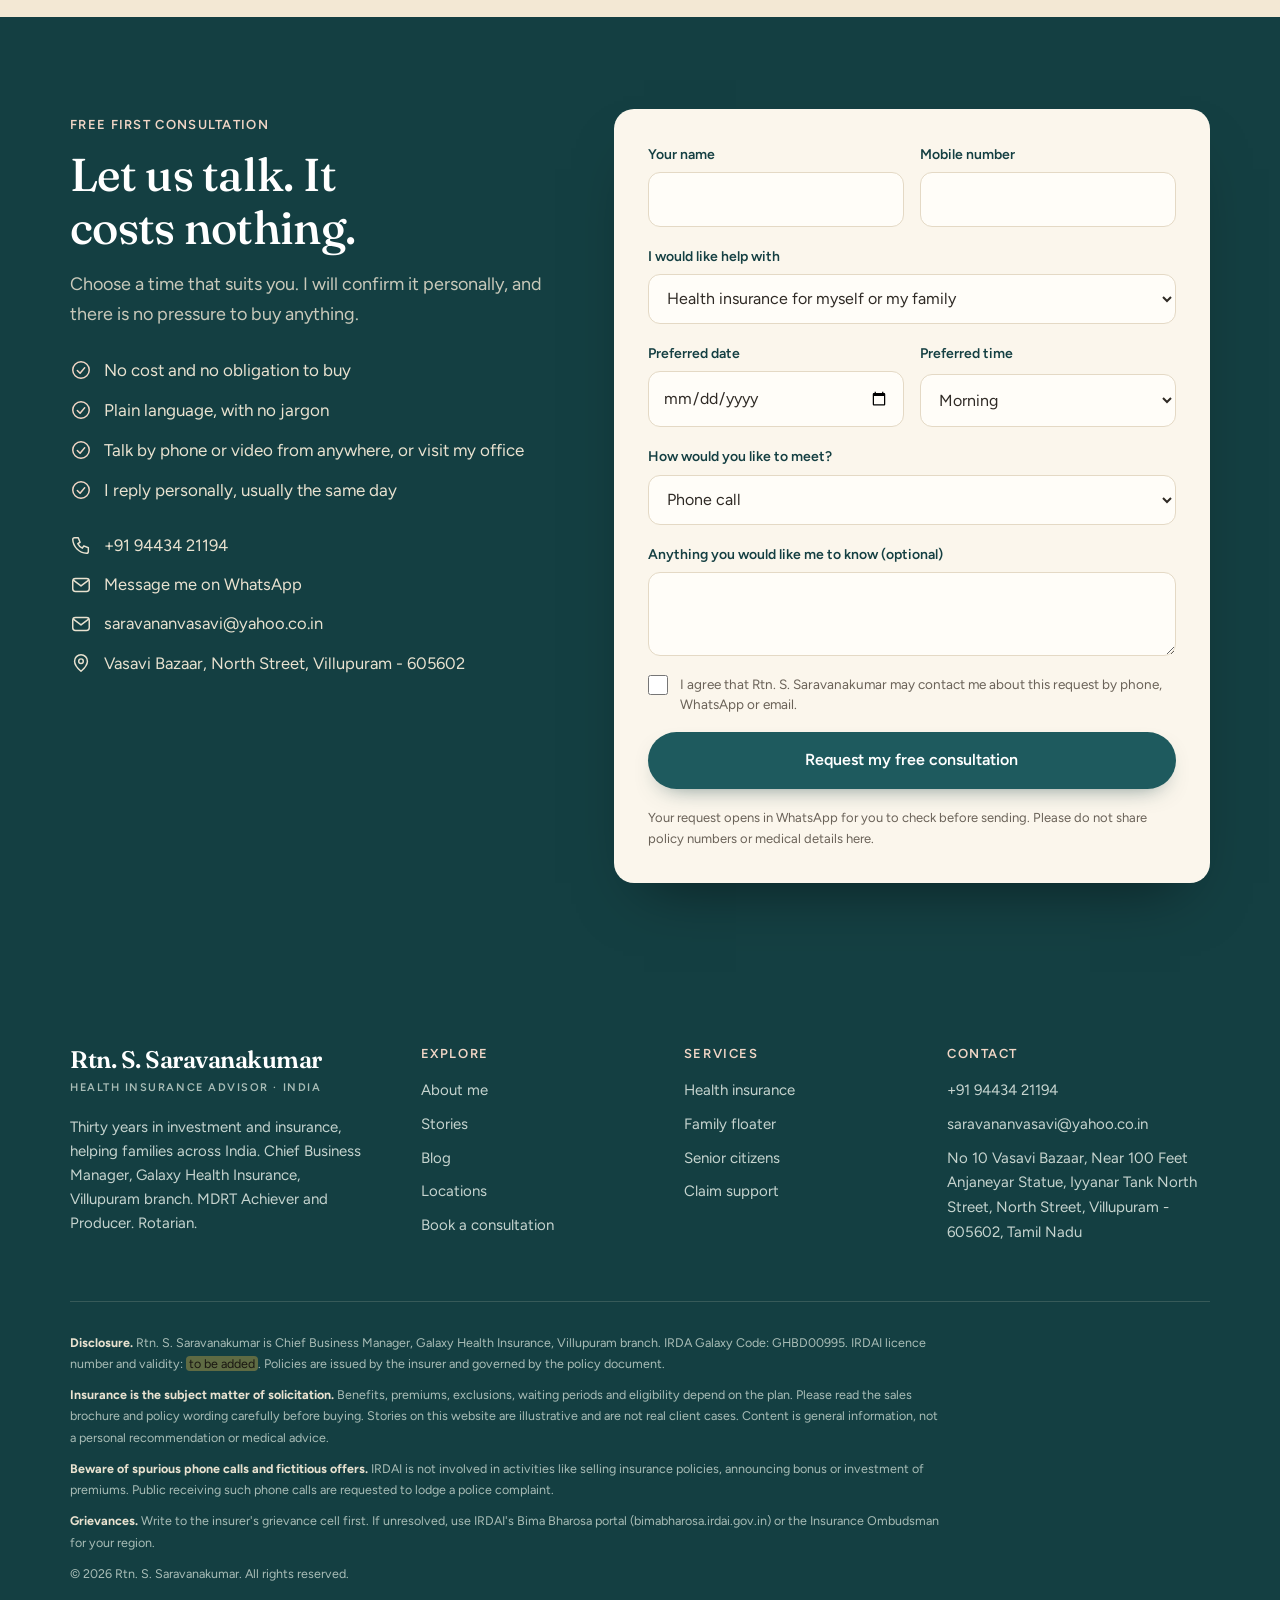
<file: family-health-insurance.html>
<!doctype html>
<html lang="en"><head><meta charset="utf-8"><meta name="viewport" content="width=device-width, initial-scale=1, viewport-fit=cover">
<title>Family Floater Health Insurance Advice | S. Saravanakumar</title><meta name="description" content="Is a family floater right for you? Honest advice on sizing, parents' cover and top-ups from a health insurance advisor with 30 years of experience.">
<link rel="canonical" href="https://www.insurewithsaravanaa.com/family-health-insurance.html"><meta name="theme-color" content="#fbf6ec">
<meta property="og:title" content="Family Floater Health Insurance Advice | S. Saravanakumar"><meta property="og:description" content="Is a family floater right for you? Honest advice on sizing, parents' cover and top-ups from a health insurance advisor with 30 years of experience."><meta property="og:type" content="website"><meta property="og:locale" content="en_IN"><meta property="og:image" content="https://www.insurewithsaravanaa.com/assets/img/portrait.jpg"><meta name="twitter:card" content="summary_large_image">
<link rel="preconnect" href="https://fonts.googleapis.com"><link rel="preconnect" href="https://fonts.gstatic.com" crossorigin><link href="https://fonts.googleapis.com/css2?family=Fraunces:ital,opsz,wght@0,9..144,400;0,9..144,500;0,9..144,600;1,9..144,400&family=Figtree:wght@400;500;600&family=La+Belle+Aurore&display=swap" rel="stylesheet"><link rel="stylesheet" href="assets/style.css"><script type="application/ld+json">{"@context": "https://schema.org", "@type": "Service", "name": "Family floater health insurance", "provider": {"@type": "InsuranceAgency", "name": "Rtn. S. Saravanakumar"}, "areaServed": "India"}</script><script type="application/ld+json">{"@context": "https://schema.org", "@type": "FAQPage", "mainEntity": [{"@type": "Question", "name": "Should my parents be on my family floater?", "acceptedAnswer": {"@type": "Answer", "text": "Usually it is better for parents to have a separate policy. Their age and health history can raise the premium for everyone on a shared plan."}}, {"@type": "Question", "name": "Can I add a new family member later?", "acceptedAnswer": {"@type": "Answer", "text": "Often yes at renewal, subject to the plan. Ask me about the rules before you buy."}}]}</script></head>
<body><a class="skip" href="#main">Skip to content</a>
<div class="top"><div class="wrap"><span>IRDA Galaxy Code: GHBD00995 &middot; Advice across India by phone, WhatsApp and video</span><span><a href="tel:+919443421194" data-call>Call: +91&nbsp;94434&nbsp;21194</a> &nbsp;&middot;&nbsp; Free first consultation</span></div></div>
<header class="site"><div class="wrap hd"><a class="logo" href="index.html"><b>Rtn. S. Saravanakumar</b><small>Health insurance advisor &middot; India</small></a>
<nav class="menu" aria-label="Primary"><a href="index.html">Home</a><a href="about.html">About</a><a href="services.html" aria-current=page>Services</a><a href="stories.html">Stories</a><a href="blog/index.html">Blog</a><a href="locations.html">Contact & Reach</a><a class="btn" href="book-appointment.html">Book a consultation</a></nav>
<button class="burger" id="burger" aria-label="Menu" aria-expanded="false"><i></i><i></i></button></div></header>
<main id="main"><section class="phero"><div class="wrap"><p class="crumbs"><a href="index.html">Home</a> / <a href="services.html">Services</a></p><span class="kicker">Services</span><h1>Family floater health insurance</h1><p>One policy for spouse, children and sometimes parents, sized for a bad year and not just an average one.</p></div></section>
<section class="s"><div class="wrap two"><div class="r"><h2 style="font-size:clamp(26px,3vw,34px);margin:34px 0 10px">How a family floater works</h2><p style="margin-bottom:1em">A floater gives your whole family one shared sum insured. It is often more economical than separate policies, since you pay a single premium.</p><h2 style="font-size:clamp(26px,3vw,34px);margin:34px 0 10px">When a floater is wise, and when it is not</h2><p style="margin-bottom:1em">Floaters suit young families with similar needs. Parents or elders often do better with their own policy, because their age and health history affect price and waiting periods. We look at your family as it is.</p><h2 style="font-size:clamp(26px,3vw,34px);margin:34px 0 10px">Sizing the cover</h2><p style="margin-bottom:1em">If two people need treatment in the same year, the shared sum insured can fall quickly. I help you think about the worst year, and whether the plan can be topped up.</p></div>
<aside class="r"><div class="card" style="background:var(--sage);border:0"><div class="ic" style="background:var(--cream)"><svg viewBox="0 0 24 24" fill="none" stroke="currentColor" stroke-width="1.6" stroke-linecap="round" stroke-linejoin="round" aria-hidden="true"><circle cx="8" cy="7" r="3"/><circle cx="17" cy="9" r="2.400"/><path d="M2.500 20c0-3.600 2.500-6 5.500-6s5.500 2.400 5.500 6M14.500 14.500c2.800-.5 6 .9 6.500 5.500"/></svg></div><h3>What I check with you</h3><ul class="check"><li><svg viewBox="0 0 24 24" fill="none" stroke="currentColor" stroke-width="1.6" stroke-linecap="round" stroke-linejoin="round" aria-hidden="true"><circle cx="12" cy="12" r="9"/><path d="M8 12.500l3 3 5-6"/></svg><span>Who should be on the same policy</span></li><li><svg viewBox="0 0 24 24" fill="none" stroke="currentColor" stroke-width="1.6" stroke-linecap="round" stroke-linejoin="round" aria-hidden="true"><circle cx="12" cy="12" r="9"/><path d="M8 12.500l3 3 5-6"/></svg><span>Whether parents need a separate plan</span></li><li><svg viewBox="0 0 24 24" fill="none" stroke="currentColor" stroke-width="1.6" stroke-linecap="round" stroke-linejoin="round" aria-hidden="true"><circle cx="12" cy="12" r="9"/><path d="M8 12.500l3 3 5-6"/></svg><span>How the sum insured is shared</span></li><li><svg viewBox="0 0 24 24" fill="none" stroke="currentColor" stroke-width="1.6" stroke-linecap="round" stroke-linejoin="round" aria-hidden="true"><circle cx="12" cy="12" r="9"/><path d="M8 12.500l3 3 5-6"/></svg><span>Maternity and newborn terms</span></li><li><svg viewBox="0 0 24 24" fill="none" stroke="currentColor" stroke-width="1.6" stroke-linecap="round" stroke-linejoin="round" aria-hidden="true"><circle cx="12" cy="12" r="9"/><path d="M8 12.500l3 3 5-6"/></svg><span>What happens when children grow up</span></li></ul>
<a class="btn" href="book-appointment.html" style="margin-top:14px">Book a free consultation</a></div></aside></div></section>
<section class="s sand"><div class="wrap"><div class="faq r"><h2 style="font-size:clamp(26px,3vw,36px);margin-bottom:24px">Common questions</h2><details><summary>Should my parents be on my family floater?</summary><p>Usually it is better for parents to have a separate policy. Their age and health history can raise the premium for everyone on a shared plan.</p></details><details><summary>Can I add a new family member later?</summary><p>Often yes at renewal, subject to the plan. Ask me about the rules before you buy.</p></details></div></div></section>
<section class="s teal" id="book"><div class="wrap book">
<div class="r"><span class="kicker">Free first consultation</span><h2>Let us talk. It costs nothing.</h2><p class="lede">Choose a time that suits you. I will confirm it personally, and there is no pressure to buy anything.</p>
<ul class="reassure"><li><svg viewBox="0 0 24 24" fill="none" stroke="currentColor" stroke-width="1.6" stroke-linecap="round" stroke-linejoin="round" aria-hidden="true"><circle cx="12" cy="12" r="9"/><path d="M8 12.500l3 3 5-6"/></svg><span>No cost and no obligation to buy</span></li><li><svg viewBox="0 0 24 24" fill="none" stroke="currentColor" stroke-width="1.6" stroke-linecap="round" stroke-linejoin="round" aria-hidden="true"><circle cx="12" cy="12" r="9"/><path d="M8 12.500l3 3 5-6"/></svg><span>Plain language, with no jargon</span></li><li><svg viewBox="0 0 24 24" fill="none" stroke="currentColor" stroke-width="1.6" stroke-linecap="round" stroke-linejoin="round" aria-hidden="true"><circle cx="12" cy="12" r="9"/><path d="M8 12.500l3 3 5-6"/></svg><span>Talk by phone or video from anywhere, or visit my office</span></li><li><svg viewBox="0 0 24 24" fill="none" stroke="currentColor" stroke-width="1.6" stroke-linecap="round" stroke-linejoin="round" aria-hidden="true"><circle cx="12" cy="12" r="9"/><path d="M8 12.500l3 3 5-6"/></svg><span>I reply personally, usually the same day</span></li></ul>
<div class="contact-lines"><a href="tel:+919443421194" data-call><svg viewBox="0 0 24 24" fill="none" stroke="currentColor" stroke-width="1.6" stroke-linecap="round" stroke-linejoin="round" aria-hidden="true"><path d="M5 4h4l2 5-2.500 1.500a11 11 0 0 0 5 5L15 13l5 2v4a2 2 0 0 1-2 2A16 16 0 0 1 3 6a2 2 0 0 1 2-2z"/></svg><span>+91&nbsp;94434&nbsp;21194</span></a><a href="#" data-wa><svg viewBox="0 0 24 24" fill="none" stroke="currentColor" stroke-width="1.6" stroke-linecap="round" stroke-linejoin="round" aria-hidden="true"><rect x="3" y="5" width="18" height="14" rx="3"/><path d="M4 7l8 6 8-6"/></svg><span>Message me on WhatsApp</span></a><a href="mailto:saravananvasavi@yahoo.co.in"><svg viewBox="0 0 24 24" fill="none" stroke="currentColor" stroke-width="1.6" stroke-linecap="round" stroke-linejoin="round" aria-hidden="true"><rect x="3" y="5" width="18" height="14" rx="3"/><path d="M4 7l8 6 8-6"/></svg><span>saravananvasavi@yahoo.co.in</span></a><a href="https://www.google.com/maps/search/?api=1&query=No+10+Vasavi+Bazaar+North+Street+Villupuram+605602" target="_blank" rel="noopener"><svg viewBox="0 0 24 24" fill="none" stroke="currentColor" stroke-width="1.6" stroke-linecap="round" stroke-linejoin="round" aria-hidden="true"><path d="M12 21s7-6 7-11a7 7 0 1 0-14 0c0 5 7 11 7 11z"/><circle cx="12" cy="10" r="2.500"/></svg><span>Vasavi Bazaar, North Street, Villupuram - 605602</span></a></div></div>
<form class="f r" novalidate>
<div class="row2"><label>Your name<input name="name" autocomplete="name" required></label><label>Mobile number<input name="phone" type="tel" inputmode="tel" autocomplete="tel" required></label></div>
<label>I would like help with<select name="topic"><option>Health insurance for myself or my family</option><option>Health insurance for my parents</option><option>Reviewing a policy I already have</option><option>A claim or hospital emergency</option><option>Not sure yet, I would like to talk</option></select></label>
<div class="row2"><label>Preferred date<input name="date" type="date"></label><label>Preferred time<select name="slot"><option>Morning</option><option>Afternoon</option><option>Evening</option></select></label></div>
<label>How would you like to meet?<select name="mode"><option>Phone call</option><option>Video call</option><option>Office visit (Villupuram)</option></select></label>
<label>Anything you would like me to know (optional)<textarea name="msg"></textarea></label>
<label class="consent"><input type="checkbox" name="consent" required><span>I agree that Rtn. S. Saravanakumar may contact me about this request by phone, WhatsApp or email.</span></label>
<button class="btn" type="submit">Request my free consultation</button>
<p class="fnote" role="status">Your request opens in WhatsApp for you to check before sending. Please do not share policy numbers or medical details here.</p>
</form></div></section></main>
<footer class="site"><div class="wrap"><div class="fgrid">
<div><a class="logo" href="index.html"><b>Rtn. S. Saravanakumar</b><small>Health insurance advisor &middot; India</small></a>
<p class="about">Thirty years in investment and insurance, helping families across India. Chief Business Manager, Galaxy Health Insurance, Villupuram branch. MDRT Achiever and Producer. Rotarian.</p></div>
<div><h4>Explore</h4><ul><li><a href="about.html">About me</a></li><li><a href="stories.html">Stories</a></li><li><a href="blog/index.html">Blog</a></li><li><a href="locations.html">Locations</a></li><li><a href="book-appointment.html">Book a consultation</a></li></ul></div>
<div><h4>Services</h4><ul><li><a href="health-insurance.html">Health insurance</a></li><li><a href="family-health-insurance.html">Family floater</a></li><li><a href="senior-citizen-health-insurance.html">Senior citizens</a></li><li><a href="claim-support.html">Claim support</a></li></ul></div>
<div><h4>Contact</h4><ul><li><a href="tel:+919443421194" data-call>+91&nbsp;94434&nbsp;21194</a></li><li><a href="mailto:saravananvasavi@yahoo.co.in">saravananvasavi@yahoo.co.in</a></li><li>No 10 Vasavi Bazaar, Near 100 Feet Anjaneyar Statue, Iyyanar Tank North Street, North Street, Villupuram - 605602, Tamil Nadu</li></ul></div>
</div>
<div class="legal">
<p><b>Disclosure.</b> Rtn. S. Saravanakumar is Chief Business Manager, Galaxy Health Insurance, Villupuram branch. IRDA Galaxy Code: GHBD00995. IRDAI licence number and validity: <span class="todo">to be added</span>. Policies are issued by the insurer and governed by the policy document.</p>
<p><b>Insurance is the subject matter of solicitation.</b> Benefits, premiums, exclusions, waiting periods and eligibility depend on the plan. Please read the sales brochure and policy wording carefully before buying. Stories on this website are illustrative and are not real client cases. Content is general information, not a personal recommendation or medical advice.</p>
<p><b>Beware of spurious phone calls and fictitious offers.</b> IRDAI is not involved in activities like selling insurance policies, announcing bonus or investment of premiums. Public receiving such phone calls are requested to lodge a police complaint.</p>
<p><b>Grievances.</b> Write to the insurer's grievance cell first. If unresolved, use IRDAI's Bima Bharosa portal (bimabharosa.irdai.gov.in) or the Insurance Ombudsman for your region.</p>
<p>&copy; <span data-year>2026</span> Rtn. S. Saravanakumar. All rights reserved.</p>
</div></div></footer>
<a class="wa" data-wa href="#" aria-label="Chat on WhatsApp"><svg viewBox="0 0 24 24" fill="currentColor" aria-hidden="true"><path d="M12 2a10 10 0 0 0-8.600 15.100L2 22l5-1.300A10 10 0 1 0 12 2zm0 18.200a8.200 8.200 0 0 1-4.200-1.200l-.3-.2-3 .8.8-2.900-.2-.3A8.200 8.200 0 1 1 12 20.200zm4.500-6.100c-.2-.1-1.500-.7-1.700-.8s-.4-.1-.6.100-.6.800-.8 1-.3.200-.6.100a6.700 6.700 0 0 1-3.300-2.900c-.2-.4.200-.4.700-1.300.1-.2 0-.3 0-.5l-.8-1.800c-.2-.5-.4-.4-.6-.4h-.5a1 1 0 0 0-.7.300 3 3 0 0 0-.9 2.200 5.300 5.300 0 0 0 1.100 2.800 12 12 0 0 0 4.600 4c1.700.7 2.400.8 3.200.7a2.700 2.700 0 0 0 1.800-1.300 2.200 2.200 0 0 0 .2-1.300c-.1-.1-.3-.2-.5-.3z"/></svg></a>
<div class="mbar" id="mbar"><a class="c" href="#" data-call>Call now</a><a class="b" href="book-appointment.html">Book consultation</a></div>
<script src="assets/main.js"></script></body></html>
</file>
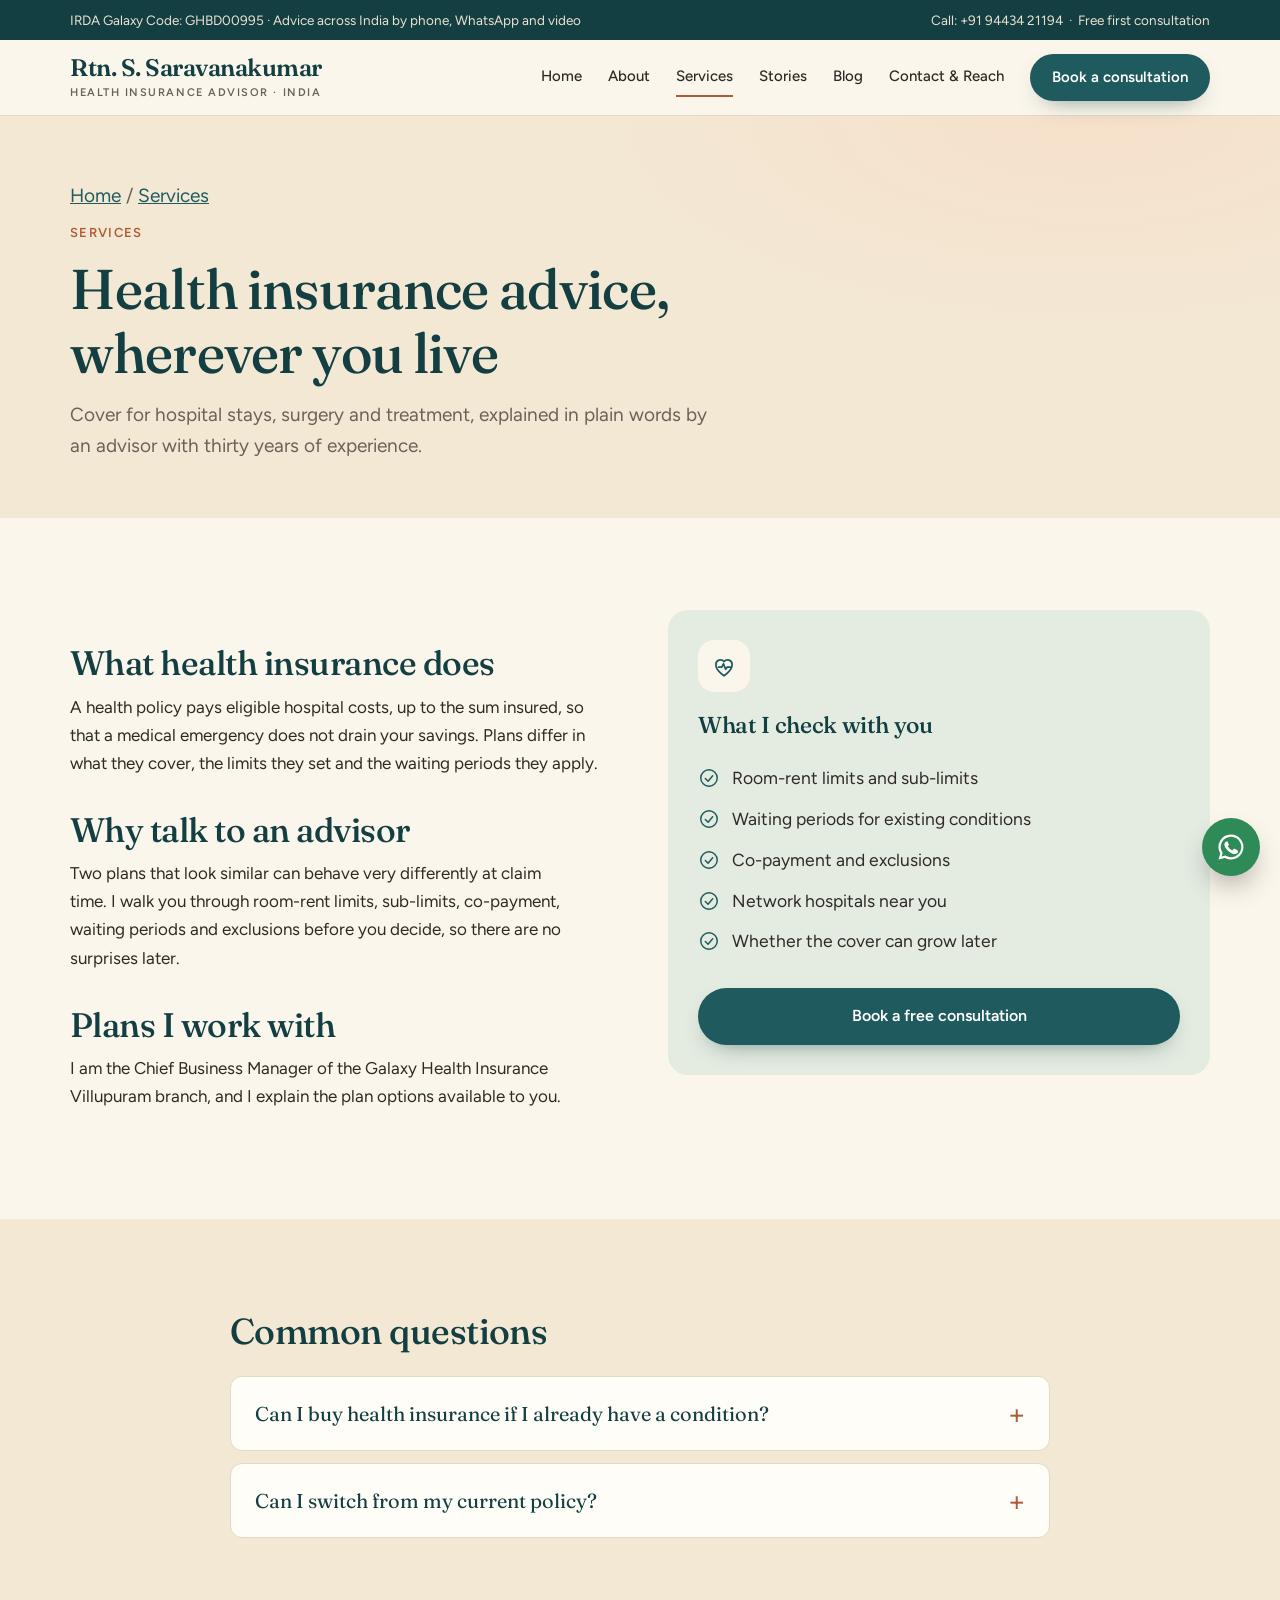
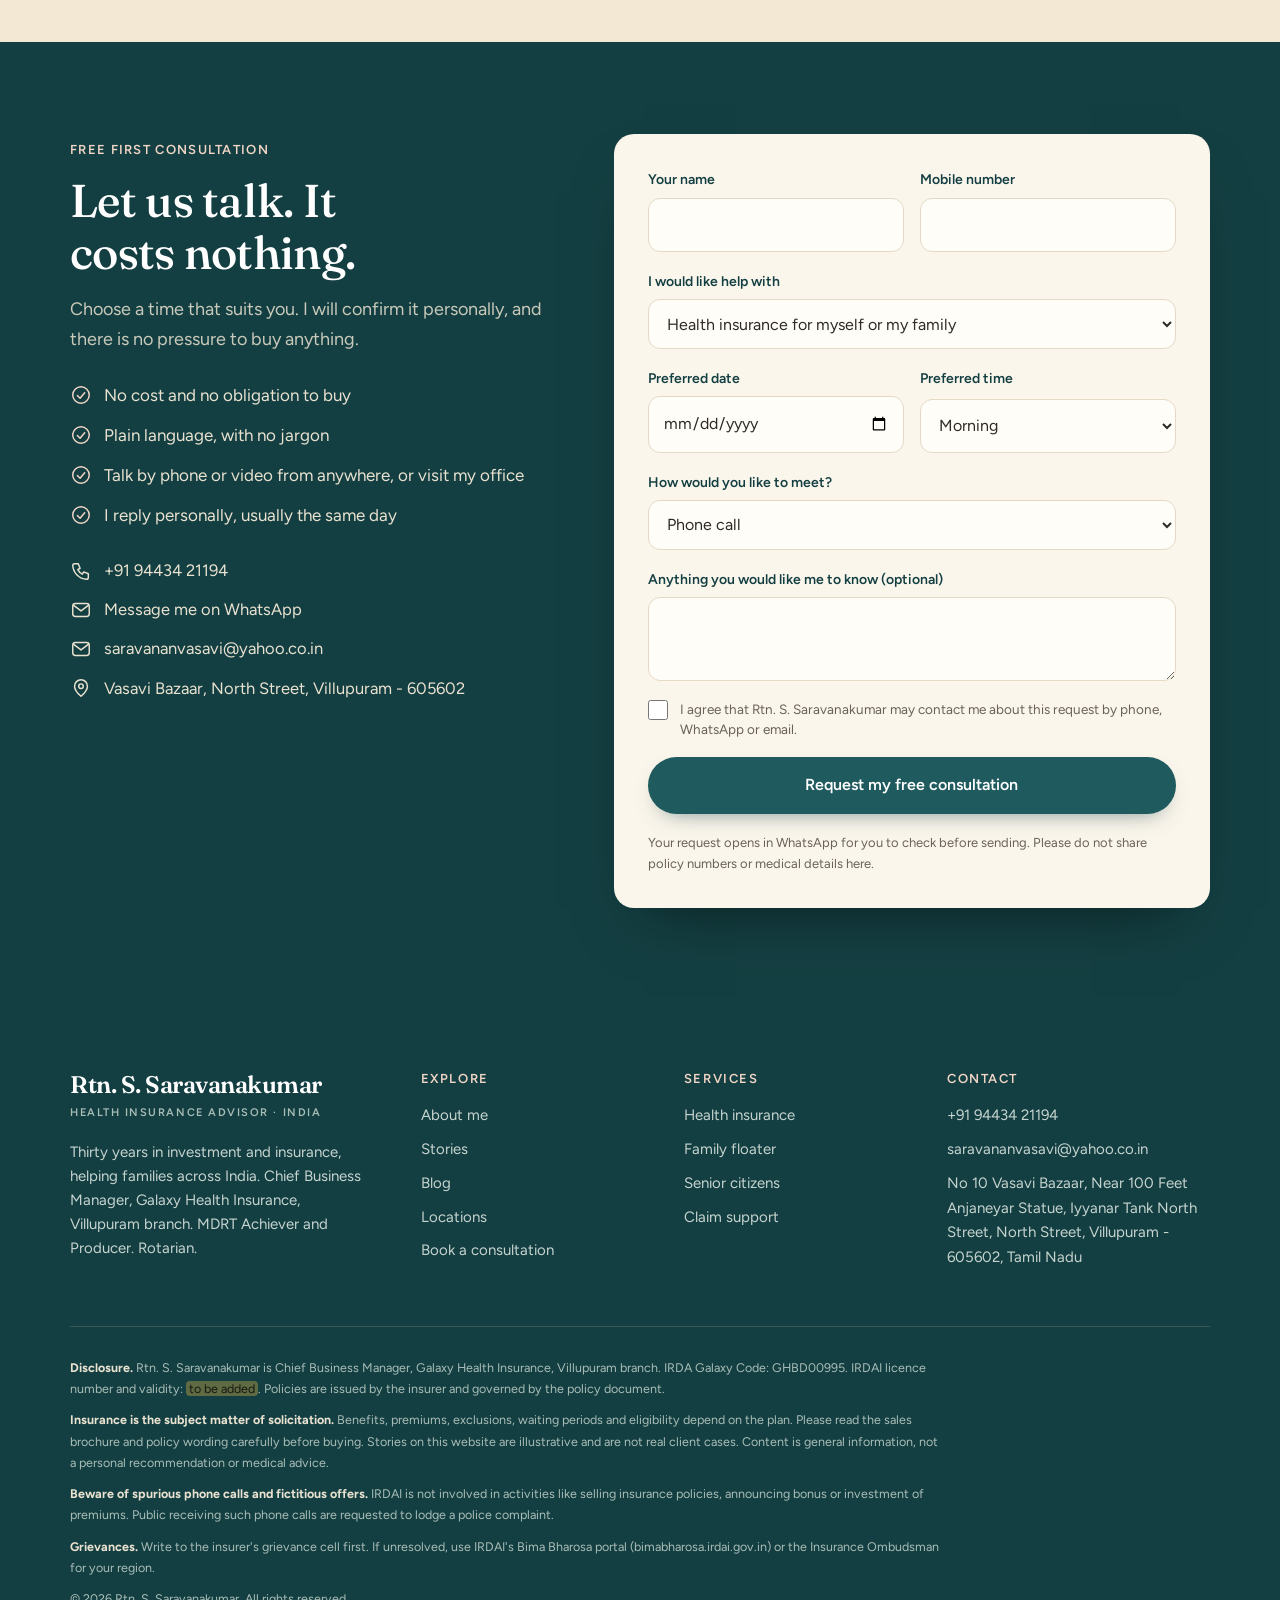
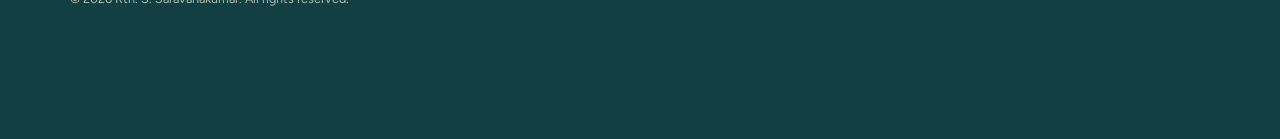
<file: health-insurance.html>
<!doctype html>
<html lang="en"><head><meta charset="utf-8"><meta name="viewport" content="width=device-width, initial-scale=1, viewport-fit=cover">
<title>Health Insurance Advice Across India | S. Saravanakumar</title><meta name="description" content="Plain-language health insurance advice from an advisor with 30 years of experience: room-rent limits, waiting periods, exclusions and more. Free consultation.">
<link rel="canonical" href="https://www.insurewithsaravanaa.com/health-insurance.html"><meta name="theme-color" content="#fbf6ec">
<meta property="og:title" content="Health Insurance Advice Across India | S. Saravanakumar"><meta property="og:description" content="Plain-language health insurance advice from an advisor with 30 years of experience: room-rent limits, waiting periods, exclusions and more. Free consultation."><meta property="og:type" content="website"><meta property="og:locale" content="en_IN"><meta property="og:image" content="https://www.insurewithsaravanaa.com/assets/img/portrait.jpg"><meta name="twitter:card" content="summary_large_image">
<link rel="preconnect" href="https://fonts.googleapis.com"><link rel="preconnect" href="https://fonts.gstatic.com" crossorigin><link href="https://fonts.googleapis.com/css2?family=Fraunces:ital,opsz,wght@0,9..144,400;0,9..144,500;0,9..144,600;1,9..144,400&family=Figtree:wght@400;500;600&family=La+Belle+Aurore&display=swap" rel="stylesheet"><link rel="stylesheet" href="assets/style.css"><script type="application/ld+json">{"@context": "https://schema.org", "@type": "Service", "name": "Health insurance advice, wherever you live", "provider": {"@type": "InsuranceAgency", "name": "Rtn. S. Saravanakumar"}, "areaServed": "India"}</script><script type="application/ld+json">{"@context": "https://schema.org", "@type": "FAQPage", "mainEntity": [{"@type": "Question", "name": "Can I buy health insurance if I already have a condition?", "acceptedAnswer": {"@type": "Answer", "text": "Often yes, though a waiting period or higher premium may apply. Honest disclosure at the start protects your claim."}}, {"@type": "Question", "name": "Can I switch from my current policy?", "acceptedAnswer": {"@type": "Answer", "text": "Possibly. Speak to me before you switch, since a break or a change can affect waiting-period credit."}}]}</script></head>
<body><a class="skip" href="#main">Skip to content</a>
<div class="top"><div class="wrap"><span>IRDA Galaxy Code: GHBD00995 &middot; Advice across India by phone, WhatsApp and video</span><span><a href="tel:+919443421194" data-call>Call: +91&nbsp;94434&nbsp;21194</a> &nbsp;&middot;&nbsp; Free first consultation</span></div></div>
<header class="site"><div class="wrap hd"><a class="logo" href="index.html"><b>Rtn. S. Saravanakumar</b><small>Health insurance advisor &middot; India</small></a>
<nav class="menu" aria-label="Primary"><a href="index.html">Home</a><a href="about.html">About</a><a href="services.html" aria-current=page>Services</a><a href="stories.html">Stories</a><a href="blog/index.html">Blog</a><a href="locations.html">Contact & Reach</a><a class="btn" href="book-appointment.html">Book a consultation</a></nav>
<button class="burger" id="burger" aria-label="Menu" aria-expanded="false"><i></i><i></i></button></div></header>
<main id="main"><section class="phero"><div class="wrap"><p class="crumbs"><a href="index.html">Home</a> / <a href="services.html">Services</a></p><span class="kicker">Services</span><h1>Health insurance advice, wherever you live</h1><p>Cover for hospital stays, surgery and treatment, explained in plain words by an advisor with thirty years of experience.</p></div></section>
<section class="s"><div class="wrap two"><div class="r"><h2 style="font-size:clamp(26px,3vw,34px);margin:34px 0 10px">What health insurance does</h2><p style="margin-bottom:1em">A health policy pays eligible hospital costs, up to the sum insured, so that a medical emergency does not drain your savings. Plans differ in what they cover, the limits they set and the waiting periods they apply.</p><h2 style="font-size:clamp(26px,3vw,34px);margin:34px 0 10px">Why talk to an advisor</h2><p style="margin-bottom:1em">Two plans that look similar can behave very differently at claim time. I walk you through room-rent limits, sub-limits, co-payment, waiting periods and exclusions before you decide, so there are no surprises later.</p><h2 style="font-size:clamp(26px,3vw,34px);margin:34px 0 10px">Plans I work with</h2><p style="margin-bottom:1em">I am the Chief Business Manager of the Galaxy Health Insurance Villupuram branch, and I explain the plan options available to you.</p></div>
<aside class="r"><div class="card" style="background:var(--sage);border:0"><div class="ic" style="background:var(--cream)"><svg viewBox="0 0 24 24" fill="none" stroke="currentColor" stroke-width="1.6" stroke-linecap="round" stroke-linejoin="round" aria-hidden="true"><path d="M12 21s-7.5-4.6-7.5-10.4A4.2 4.2 0 0 1 12 8a4.2 4.2 0 0 1 7.5 2.600C19.500 16.400 12 21 12 21z"/><path d="M7 13h3l1.500-3 2 5 1.500-2H18"/></svg></div><h3>What I check with you</h3><ul class="check"><li><svg viewBox="0 0 24 24" fill="none" stroke="currentColor" stroke-width="1.6" stroke-linecap="round" stroke-linejoin="round" aria-hidden="true"><circle cx="12" cy="12" r="9"/><path d="M8 12.500l3 3 5-6"/></svg><span>Room-rent limits and sub-limits</span></li><li><svg viewBox="0 0 24 24" fill="none" stroke="currentColor" stroke-width="1.6" stroke-linecap="round" stroke-linejoin="round" aria-hidden="true"><circle cx="12" cy="12" r="9"/><path d="M8 12.500l3 3 5-6"/></svg><span>Waiting periods for existing conditions</span></li><li><svg viewBox="0 0 24 24" fill="none" stroke="currentColor" stroke-width="1.6" stroke-linecap="round" stroke-linejoin="round" aria-hidden="true"><circle cx="12" cy="12" r="9"/><path d="M8 12.500l3 3 5-6"/></svg><span>Co-payment and exclusions</span></li><li><svg viewBox="0 0 24 24" fill="none" stroke="currentColor" stroke-width="1.6" stroke-linecap="round" stroke-linejoin="round" aria-hidden="true"><circle cx="12" cy="12" r="9"/><path d="M8 12.500l3 3 5-6"/></svg><span>Network hospitals near you</span></li><li><svg viewBox="0 0 24 24" fill="none" stroke="currentColor" stroke-width="1.6" stroke-linecap="round" stroke-linejoin="round" aria-hidden="true"><circle cx="12" cy="12" r="9"/><path d="M8 12.500l3 3 5-6"/></svg><span>Whether the cover can grow later</span></li></ul>
<a class="btn" href="book-appointment.html" style="margin-top:14px">Book a free consultation</a></div></aside></div></section>
<section class="s sand"><div class="wrap"><div class="faq r"><h2 style="font-size:clamp(26px,3vw,36px);margin-bottom:24px">Common questions</h2><details><summary>Can I buy health insurance if I already have a condition?</summary><p>Often yes, though a waiting period or higher premium may apply. Honest disclosure at the start protects your claim.</p></details><details><summary>Can I switch from my current policy?</summary><p>Possibly. Speak to me before you switch, since a break or a change can affect waiting-period credit.</p></details></div></div></section>
<section class="s teal" id="book"><div class="wrap book">
<div class="r"><span class="kicker">Free first consultation</span><h2>Let us talk. It costs nothing.</h2><p class="lede">Choose a time that suits you. I will confirm it personally, and there is no pressure to buy anything.</p>
<ul class="reassure"><li><svg viewBox="0 0 24 24" fill="none" stroke="currentColor" stroke-width="1.6" stroke-linecap="round" stroke-linejoin="round" aria-hidden="true"><circle cx="12" cy="12" r="9"/><path d="M8 12.500l3 3 5-6"/></svg><span>No cost and no obligation to buy</span></li><li><svg viewBox="0 0 24 24" fill="none" stroke="currentColor" stroke-width="1.6" stroke-linecap="round" stroke-linejoin="round" aria-hidden="true"><circle cx="12" cy="12" r="9"/><path d="M8 12.500l3 3 5-6"/></svg><span>Plain language, with no jargon</span></li><li><svg viewBox="0 0 24 24" fill="none" stroke="currentColor" stroke-width="1.6" stroke-linecap="round" stroke-linejoin="round" aria-hidden="true"><circle cx="12" cy="12" r="9"/><path d="M8 12.500l3 3 5-6"/></svg><span>Talk by phone or video from anywhere, or visit my office</span></li><li><svg viewBox="0 0 24 24" fill="none" stroke="currentColor" stroke-width="1.6" stroke-linecap="round" stroke-linejoin="round" aria-hidden="true"><circle cx="12" cy="12" r="9"/><path d="M8 12.500l3 3 5-6"/></svg><span>I reply personally, usually the same day</span></li></ul>
<div class="contact-lines"><a href="tel:+919443421194" data-call><svg viewBox="0 0 24 24" fill="none" stroke="currentColor" stroke-width="1.6" stroke-linecap="round" stroke-linejoin="round" aria-hidden="true"><path d="M5 4h4l2 5-2.500 1.500a11 11 0 0 0 5 5L15 13l5 2v4a2 2 0 0 1-2 2A16 16 0 0 1 3 6a2 2 0 0 1 2-2z"/></svg><span>+91&nbsp;94434&nbsp;21194</span></a><a href="#" data-wa><svg viewBox="0 0 24 24" fill="none" stroke="currentColor" stroke-width="1.6" stroke-linecap="round" stroke-linejoin="round" aria-hidden="true"><rect x="3" y="5" width="18" height="14" rx="3"/><path d="M4 7l8 6 8-6"/></svg><span>Message me on WhatsApp</span></a><a href="mailto:saravananvasavi@yahoo.co.in"><svg viewBox="0 0 24 24" fill="none" stroke="currentColor" stroke-width="1.6" stroke-linecap="round" stroke-linejoin="round" aria-hidden="true"><rect x="3" y="5" width="18" height="14" rx="3"/><path d="M4 7l8 6 8-6"/></svg><span>saravananvasavi@yahoo.co.in</span></a><a href="https://www.google.com/maps/search/?api=1&query=No+10+Vasavi+Bazaar+North+Street+Villupuram+605602" target="_blank" rel="noopener"><svg viewBox="0 0 24 24" fill="none" stroke="currentColor" stroke-width="1.6" stroke-linecap="round" stroke-linejoin="round" aria-hidden="true"><path d="M12 21s7-6 7-11a7 7 0 1 0-14 0c0 5 7 11 7 11z"/><circle cx="12" cy="10" r="2.500"/></svg><span>Vasavi Bazaar, North Street, Villupuram - 605602</span></a></div></div>
<form class="f r" novalidate>
<div class="row2"><label>Your name<input name="name" autocomplete="name" required></label><label>Mobile number<input name="phone" type="tel" inputmode="tel" autocomplete="tel" required></label></div>
<label>I would like help with<select name="topic"><option>Health insurance for myself or my family</option><option>Health insurance for my parents</option><option>Reviewing a policy I already have</option><option>A claim or hospital emergency</option><option>Not sure yet, I would like to talk</option></select></label>
<div class="row2"><label>Preferred date<input name="date" type="date"></label><label>Preferred time<select name="slot"><option>Morning</option><option>Afternoon</option><option>Evening</option></select></label></div>
<label>How would you like to meet?<select name="mode"><option>Phone call</option><option>Video call</option><option>Office visit (Villupuram)</option></select></label>
<label>Anything you would like me to know (optional)<textarea name="msg"></textarea></label>
<label class="consent"><input type="checkbox" name="consent" required><span>I agree that Rtn. S. Saravanakumar may contact me about this request by phone, WhatsApp or email.</span></label>
<button class="btn" type="submit">Request my free consultation</button>
<p class="fnote" role="status">Your request opens in WhatsApp for you to check before sending. Please do not share policy numbers or medical details here.</p>
</form></div></section></main>
<footer class="site"><div class="wrap"><div class="fgrid">
<div><a class="logo" href="index.html"><b>Rtn. S. Saravanakumar</b><small>Health insurance advisor &middot; India</small></a>
<p class="about">Thirty years in investment and insurance, helping families across India. Chief Business Manager, Galaxy Health Insurance, Villupuram branch. MDRT Achiever and Producer. Rotarian.</p></div>
<div><h4>Explore</h4><ul><li><a href="about.html">About me</a></li><li><a href="stories.html">Stories</a></li><li><a href="blog/index.html">Blog</a></li><li><a href="locations.html">Locations</a></li><li><a href="book-appointment.html">Book a consultation</a></li></ul></div>
<div><h4>Services</h4><ul><li><a href="health-insurance.html">Health insurance</a></li><li><a href="family-health-insurance.html">Family floater</a></li><li><a href="senior-citizen-health-insurance.html">Senior citizens</a></li><li><a href="claim-support.html">Claim support</a></li></ul></div>
<div><h4>Contact</h4><ul><li><a href="tel:+919443421194" data-call>+91&nbsp;94434&nbsp;21194</a></li><li><a href="mailto:saravananvasavi@yahoo.co.in">saravananvasavi@yahoo.co.in</a></li><li>No 10 Vasavi Bazaar, Near 100 Feet Anjaneyar Statue, Iyyanar Tank North Street, North Street, Villupuram - 605602, Tamil Nadu</li></ul></div>
</div>
<div class="legal">
<p><b>Disclosure.</b> Rtn. S. Saravanakumar is Chief Business Manager, Galaxy Health Insurance, Villupuram branch. IRDA Galaxy Code: GHBD00995. IRDAI licence number and validity: <span class="todo">to be added</span>. Policies are issued by the insurer and governed by the policy document.</p>
<p><b>Insurance is the subject matter of solicitation.</b> Benefits, premiums, exclusions, waiting periods and eligibility depend on the plan. Please read the sales brochure and policy wording carefully before buying. Stories on this website are illustrative and are not real client cases. Content is general information, not a personal recommendation or medical advice.</p>
<p><b>Beware of spurious phone calls and fictitious offers.</b> IRDAI is not involved in activities like selling insurance policies, announcing bonus or investment of premiums. Public receiving such phone calls are requested to lodge a police complaint.</p>
<p><b>Grievances.</b> Write to the insurer's grievance cell first. If unresolved, use IRDAI's Bima Bharosa portal (bimabharosa.irdai.gov.in) or the Insurance Ombudsman for your region.</p>
<p>&copy; <span data-year>2026</span> Rtn. S. Saravanakumar. All rights reserved.</p>
</div></div></footer>
<a class="wa" data-wa href="#" aria-label="Chat on WhatsApp"><svg viewBox="0 0 24 24" fill="currentColor" aria-hidden="true"><path d="M12 2a10 10 0 0 0-8.600 15.100L2 22l5-1.300A10 10 0 1 0 12 2zm0 18.200a8.200 8.200 0 0 1-4.200-1.200l-.3-.2-3 .8.8-2.900-.2-.3A8.200 8.200 0 1 1 12 20.200zm4.500-6.100c-.2-.1-1.500-.7-1.700-.8s-.4-.1-.6.100-.6.800-.8 1-.3.200-.6.100a6.700 6.700 0 0 1-3.300-2.900c-.2-.4.200-.4.700-1.300.1-.2 0-.3 0-.5l-.8-1.800c-.2-.5-.4-.4-.6-.4h-.5a1 1 0 0 0-.7.300 3 3 0 0 0-.9 2.200 5.300 5.300 0 0 0 1.100 2.800 12 12 0 0 0 4.600 4c1.700.7 2.400.8 3.200.7a2.700 2.700 0 0 0 1.800-1.300 2.200 2.200 0 0 0 .2-1.300c-.1-.1-.3-.2-.5-.3z"/></svg></a>
<div class="mbar" id="mbar"><a class="c" href="#" data-call>Call now</a><a class="b" href="book-appointment.html">Book consultation</a></div>
<script src="assets/main.js"></script></body></html>
</file>
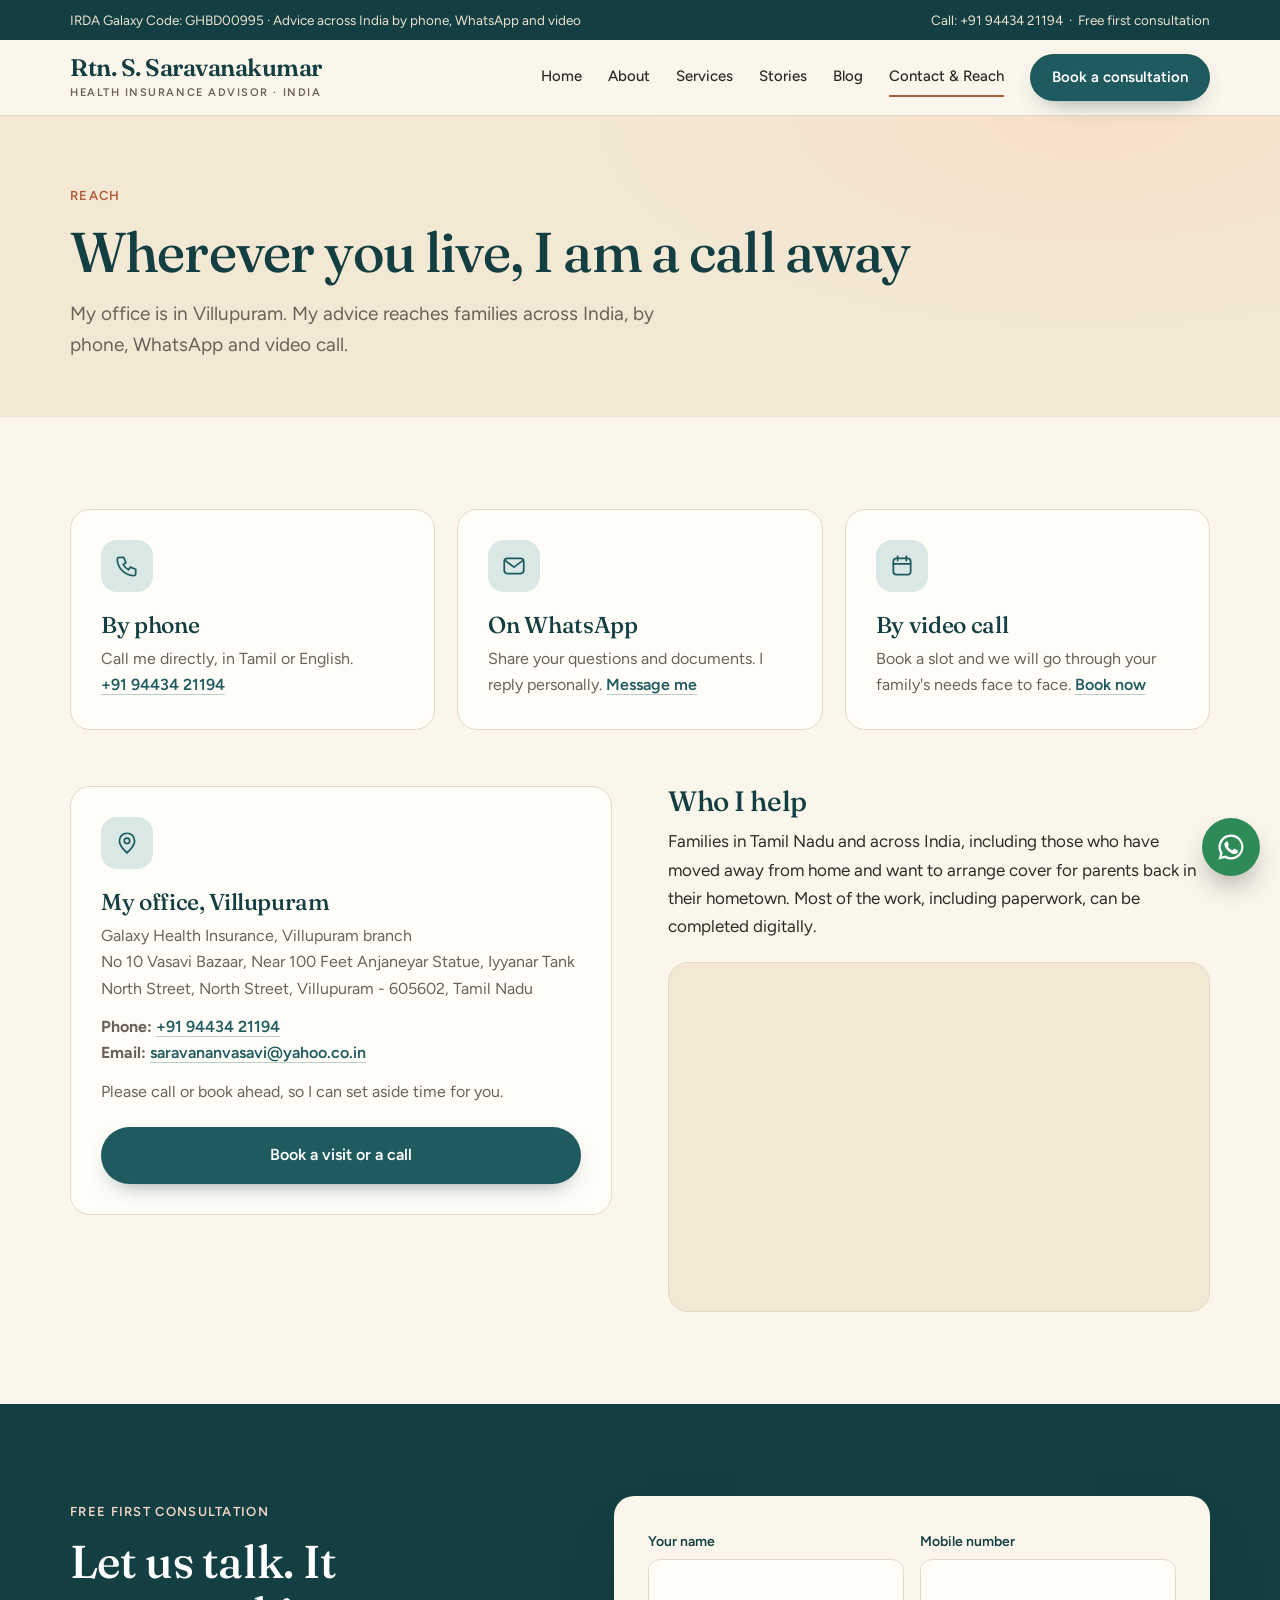
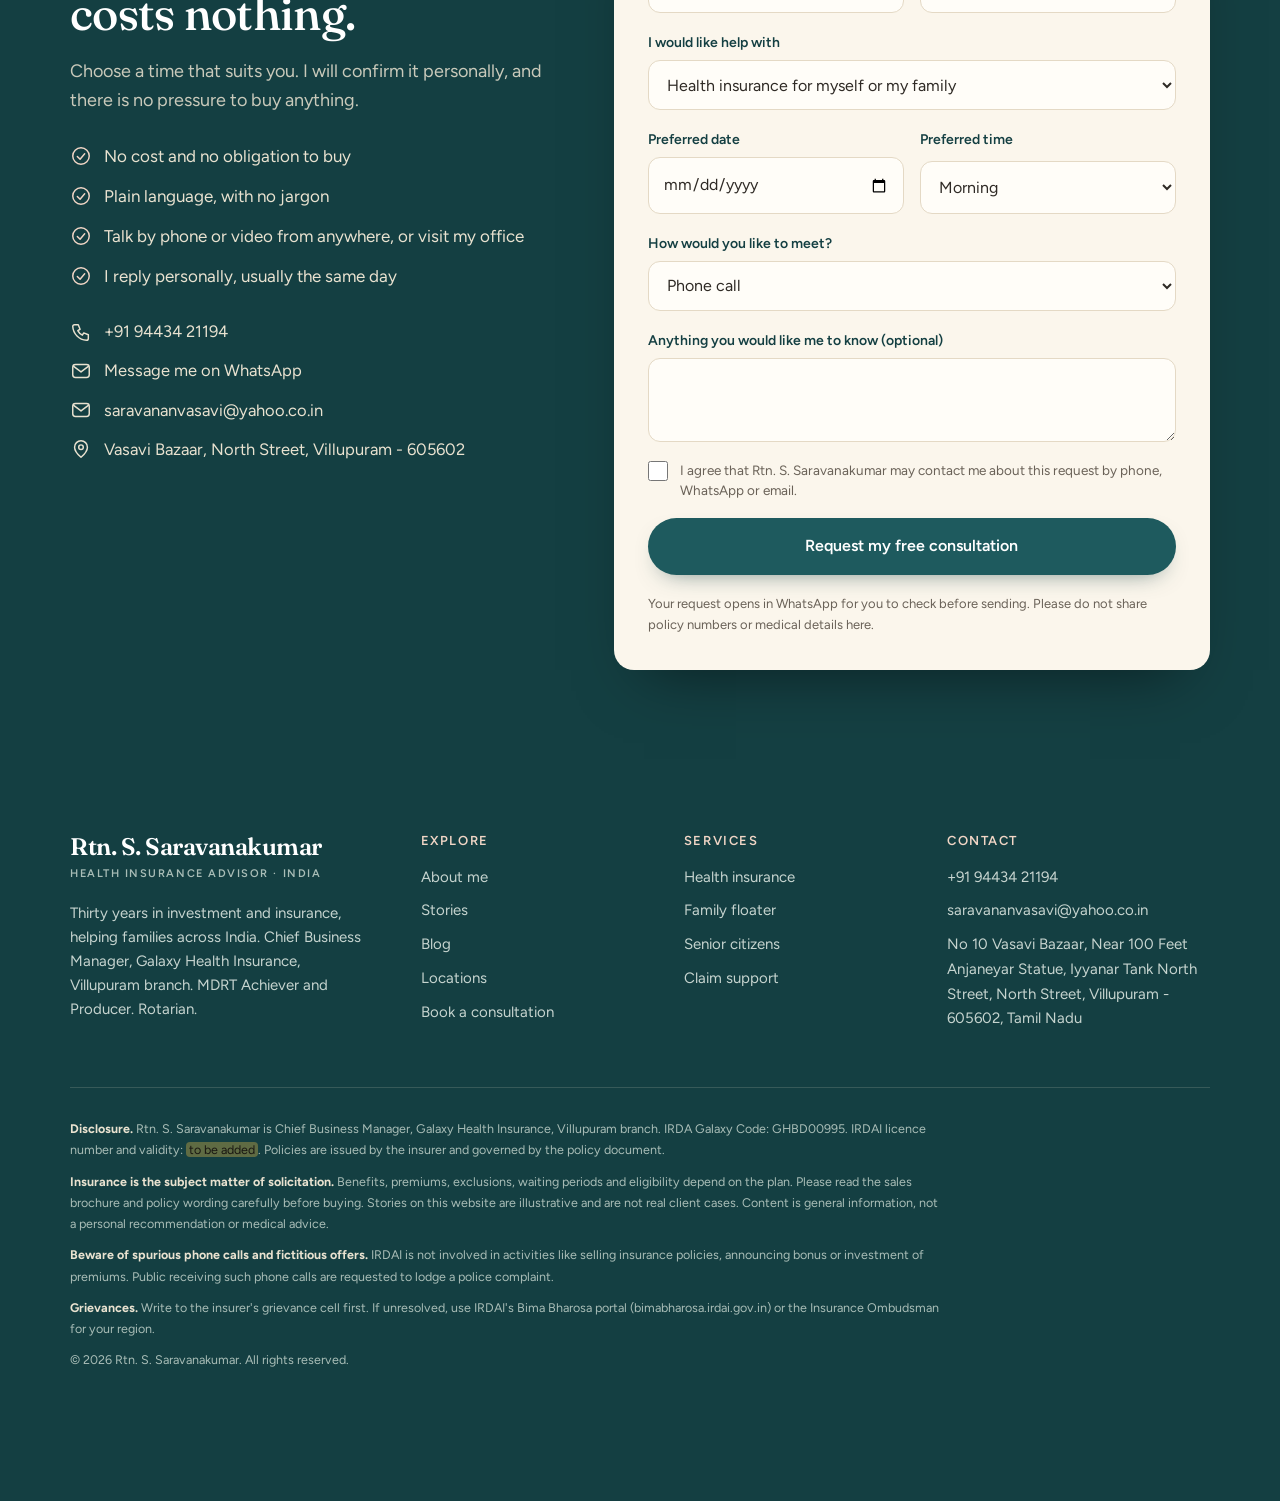
<file: locations.html>
<!doctype html>
<html lang="en"><head><meta charset="utf-8"><meta name="viewport" content="width=device-width, initial-scale=1, viewport-fit=cover">
<title>Contact Rtn. S. Saravanakumar | Phone, WhatsApp, Video</title><meta name="description" content="Based at Vasavi Bazaar, Villupuram. Reach Rtn. S. Saravanakumar by phone, WhatsApp or video from anywhere in India, or visit the Galaxy Health branch.">
<link rel="canonical" href="https://www.insurewithsaravanaa.com/locations.html"><meta name="theme-color" content="#fbf6ec">
<meta property="og:title" content="Contact Rtn. S. Saravanakumar | Phone, WhatsApp, Video"><meta property="og:description" content="Based at Vasavi Bazaar, Villupuram. Reach Rtn. S. Saravanakumar by phone, WhatsApp or video from anywhere in India, or visit the Galaxy Health branch."><meta property="og:type" content="website"><meta property="og:locale" content="en_IN"><meta property="og:image" content="https://www.insurewithsaravanaa.com/assets/img/portrait.jpg"><meta name="twitter:card" content="summary_large_image">
<link rel="preconnect" href="https://fonts.googleapis.com"><link rel="preconnect" href="https://fonts.gstatic.com" crossorigin><link href="https://fonts.googleapis.com/css2?family=Fraunces:ital,opsz,wght@0,9..144,400;0,9..144,500;0,9..144,600;1,9..144,400&family=Figtree:wght@400;500;600&family=La+Belle+Aurore&display=swap" rel="stylesheet"><link rel="stylesheet" href="assets/style.css"><script type="application/ld+json">{"@context": "https://schema.org", "@type": "InsuranceAgency", "name": "Rtn. S. Saravanakumar", "areaServed": {"@type": "Country", "name": "India"}, "telephone": "+919443421194", "email": "saravananvasavi@yahoo.co.in", "address": {"@type": "PostalAddress", "streetAddress": "No 10 Vasavi Bazaar, Near 100 Feet Anjaneyar Statue, Iyyanar Tank North Street, North Street", "addressLocality": "Villupuram", "addressRegion": "Tamil Nadu", "postalCode": "605602", "addressCountry": "IN"}}</script></head>
<body><a class="skip" href="#main">Skip to content</a>
<div class="top"><div class="wrap"><span>IRDA Galaxy Code: GHBD00995 &middot; Advice across India by phone, WhatsApp and video</span><span><a href="tel:+919443421194" data-call>Call: +91&nbsp;94434&nbsp;21194</a> &nbsp;&middot;&nbsp; Free first consultation</span></div></div>
<header class="site"><div class="wrap hd"><a class="logo" href="index.html"><b>Rtn. S. Saravanakumar</b><small>Health insurance advisor &middot; India</small></a>
<nav class="menu" aria-label="Primary"><a href="index.html">Home</a><a href="about.html">About</a><a href="services.html">Services</a><a href="stories.html">Stories</a><a href="blog/index.html">Blog</a><a href="locations.html" aria-current=page>Contact & Reach</a><a class="btn" href="book-appointment.html">Book a consultation</a></nav>
<button class="burger" id="burger" aria-label="Menu" aria-expanded="false"><i></i><i></i></button></div></header>
<main id="main"><section class="phero"><div class="wrap"><span class="kicker">Reach</span><h1>Wherever you live, I am a call away</h1><p>My office is in Villupuram. My advice reaches families across India, by phone, WhatsApp and video call.</p></div></section>
<section class="s"><div class="wrap">
<div class="grid g3">
<div class="card r"><div class="ic"><svg viewBox="0 0 24 24" fill="none" stroke="currentColor" stroke-width="1.6" stroke-linecap="round" stroke-linejoin="round" aria-hidden="true"><path d="M5 4h4l2 5-2.500 1.500a11 11 0 0 0 5 5L15 13l5 2v4a2 2 0 0 1-2 2A16 16 0 0 1 3 6a2 2 0 0 1 2-2z"/></svg></div><h3>By phone</h3><p>Call me directly, in Tamil or English. <a class="tlink" href="tel:+919443421194" data-call>+91&nbsp;94434&nbsp;21194</a></p></div>
<div class="card r"><div class="ic"><svg viewBox="0 0 24 24" fill="none" stroke="currentColor" stroke-width="1.6" stroke-linecap="round" stroke-linejoin="round" aria-hidden="true"><rect x="3" y="5" width="18" height="14" rx="3"/><path d="M4 7l8 6 8-6"/></svg></div><h3>On WhatsApp</h3><p>Share your questions and documents. I reply personally. <a class="tlink" href="#" data-wa>Message me</a></p></div>
<div class="card r"><div class="ic"><svg viewBox="0 0 24 24" fill="none" stroke="currentColor" stroke-width="1.6" stroke-linecap="round" stroke-linejoin="round" aria-hidden="true"><rect x="4" y="5" width="16" height="15" rx="3"/><path d="M4 10h16M8 3v4M16 3v4"/></svg></div><h3>By video call</h3><p>Book a slot and we will go through your family's needs face to face. <a class="tlink" href="book-appointment.html">Book now</a></p></div>
</div>
<div class="two" style="margin-top:56px">
<div class="r"><div class="card"><div class="ic"><svg viewBox="0 0 24 24" fill="none" stroke="currentColor" stroke-width="1.6" stroke-linecap="round" stroke-linejoin="round" aria-hidden="true"><path d="M12 21s7-6 7-11a7 7 0 1 0-14 0c0 5 7 11 7 11z"/><circle cx="12" cy="10" r="2.500"/></svg></div><h3>My office, Villupuram</h3>
<p>Galaxy Health Insurance, Villupuram branch<br>No 10 Vasavi Bazaar, Near 100 Feet Anjaneyar Statue, Iyyanar Tank North Street, North Street, Villupuram - 605602, Tamil Nadu</p>
<p style="margin-top:12px"><b>Phone:</b> <a class="tlink" href="tel:+919443421194" data-call>+91&nbsp;94434&nbsp;21194</a><br><b>Email:</b> <a class="tlink" href="mailto:saravananvasavi@yahoo.co.in">saravananvasavi@yahoo.co.in</a></p><p style="margin-top:12px;color:var(--muted)">Please call or book ahead, so I can set aside time for you.</p>
<a class="btn" href="book-appointment.html" style="margin-top:22px">Book a visit or a call</a></div></div>
<div class="r"><h2 style="font-size:28px;margin-bottom:10px">Who I help</h2><p>Families in Tamil Nadu and across India, including those who have moved away from home and want to arrange cover for parents back in their hometown. Most of the work, including paperwork, can be completed digitally.</p>
<div class="map" style="margin-top:22px"><iframe title="Map of Villupuram" loading="lazy" referrerpolicy="no-referrer-when-downgrade" src="https://www.google.com/maps?q=No+10+Vasavi+Bazaar+North+Street+Villupuram+605602&output=embed"></iframe></div></div></div>
</div></section><section class="s teal" id="book"><div class="wrap book">
<div class="r"><span class="kicker">Free first consultation</span><h2>Let us talk. It costs nothing.</h2><p class="lede">Choose a time that suits you. I will confirm it personally, and there is no pressure to buy anything.</p>
<ul class="reassure"><li><svg viewBox="0 0 24 24" fill="none" stroke="currentColor" stroke-width="1.6" stroke-linecap="round" stroke-linejoin="round" aria-hidden="true"><circle cx="12" cy="12" r="9"/><path d="M8 12.500l3 3 5-6"/></svg><span>No cost and no obligation to buy</span></li><li><svg viewBox="0 0 24 24" fill="none" stroke="currentColor" stroke-width="1.6" stroke-linecap="round" stroke-linejoin="round" aria-hidden="true"><circle cx="12" cy="12" r="9"/><path d="M8 12.500l3 3 5-6"/></svg><span>Plain language, with no jargon</span></li><li><svg viewBox="0 0 24 24" fill="none" stroke="currentColor" stroke-width="1.6" stroke-linecap="round" stroke-linejoin="round" aria-hidden="true"><circle cx="12" cy="12" r="9"/><path d="M8 12.500l3 3 5-6"/></svg><span>Talk by phone or video from anywhere, or visit my office</span></li><li><svg viewBox="0 0 24 24" fill="none" stroke="currentColor" stroke-width="1.6" stroke-linecap="round" stroke-linejoin="round" aria-hidden="true"><circle cx="12" cy="12" r="9"/><path d="M8 12.500l3 3 5-6"/></svg><span>I reply personally, usually the same day</span></li></ul>
<div class="contact-lines"><a href="tel:+919443421194" data-call><svg viewBox="0 0 24 24" fill="none" stroke="currentColor" stroke-width="1.6" stroke-linecap="round" stroke-linejoin="round" aria-hidden="true"><path d="M5 4h4l2 5-2.500 1.500a11 11 0 0 0 5 5L15 13l5 2v4a2 2 0 0 1-2 2A16 16 0 0 1 3 6a2 2 0 0 1 2-2z"/></svg><span>+91&nbsp;94434&nbsp;21194</span></a><a href="#" data-wa><svg viewBox="0 0 24 24" fill="none" stroke="currentColor" stroke-width="1.6" stroke-linecap="round" stroke-linejoin="round" aria-hidden="true"><rect x="3" y="5" width="18" height="14" rx="3"/><path d="M4 7l8 6 8-6"/></svg><span>Message me on WhatsApp</span></a><a href="mailto:saravananvasavi@yahoo.co.in"><svg viewBox="0 0 24 24" fill="none" stroke="currentColor" stroke-width="1.6" stroke-linecap="round" stroke-linejoin="round" aria-hidden="true"><rect x="3" y="5" width="18" height="14" rx="3"/><path d="M4 7l8 6 8-6"/></svg><span>saravananvasavi@yahoo.co.in</span></a><a href="https://www.google.com/maps/search/?api=1&query=No+10+Vasavi+Bazaar+North+Street+Villupuram+605602" target="_blank" rel="noopener"><svg viewBox="0 0 24 24" fill="none" stroke="currentColor" stroke-width="1.6" stroke-linecap="round" stroke-linejoin="round" aria-hidden="true"><path d="M12 21s7-6 7-11a7 7 0 1 0-14 0c0 5 7 11 7 11z"/><circle cx="12" cy="10" r="2.500"/></svg><span>Vasavi Bazaar, North Street, Villupuram - 605602</span></a></div></div>
<form class="f r" novalidate>
<div class="row2"><label>Your name<input name="name" autocomplete="name" required></label><label>Mobile number<input name="phone" type="tel" inputmode="tel" autocomplete="tel" required></label></div>
<label>I would like help with<select name="topic"><option>Health insurance for myself or my family</option><option>Health insurance for my parents</option><option>Reviewing a policy I already have</option><option>A claim or hospital emergency</option><option>Not sure yet, I would like to talk</option></select></label>
<div class="row2"><label>Preferred date<input name="date" type="date"></label><label>Preferred time<select name="slot"><option>Morning</option><option>Afternoon</option><option>Evening</option></select></label></div>
<label>How would you like to meet?<select name="mode"><option>Phone call</option><option>Video call</option><option>Office visit (Villupuram)</option></select></label>
<label>Anything you would like me to know (optional)<textarea name="msg"></textarea></label>
<label class="consent"><input type="checkbox" name="consent" required><span>I agree that Rtn. S. Saravanakumar may contact me about this request by phone, WhatsApp or email.</span></label>
<button class="btn" type="submit">Request my free consultation</button>
<p class="fnote" role="status">Your request opens in WhatsApp for you to check before sending. Please do not share policy numbers or medical details here.</p>
</form></div></section></main>
<footer class="site"><div class="wrap"><div class="fgrid">
<div><a class="logo" href="index.html"><b>Rtn. S. Saravanakumar</b><small>Health insurance advisor &middot; India</small></a>
<p class="about">Thirty years in investment and insurance, helping families across India. Chief Business Manager, Galaxy Health Insurance, Villupuram branch. MDRT Achiever and Producer. Rotarian.</p></div>
<div><h4>Explore</h4><ul><li><a href="about.html">About me</a></li><li><a href="stories.html">Stories</a></li><li><a href="blog/index.html">Blog</a></li><li><a href="locations.html">Locations</a></li><li><a href="book-appointment.html">Book a consultation</a></li></ul></div>
<div><h4>Services</h4><ul><li><a href="health-insurance.html">Health insurance</a></li><li><a href="family-health-insurance.html">Family floater</a></li><li><a href="senior-citizen-health-insurance.html">Senior citizens</a></li><li><a href="claim-support.html">Claim support</a></li></ul></div>
<div><h4>Contact</h4><ul><li><a href="tel:+919443421194" data-call>+91&nbsp;94434&nbsp;21194</a></li><li><a href="mailto:saravananvasavi@yahoo.co.in">saravananvasavi@yahoo.co.in</a></li><li>No 10 Vasavi Bazaar, Near 100 Feet Anjaneyar Statue, Iyyanar Tank North Street, North Street, Villupuram - 605602, Tamil Nadu</li></ul></div>
</div>
<div class="legal">
<p><b>Disclosure.</b> Rtn. S. Saravanakumar is Chief Business Manager, Galaxy Health Insurance, Villupuram branch. IRDA Galaxy Code: GHBD00995. IRDAI licence number and validity: <span class="todo">to be added</span>. Policies are issued by the insurer and governed by the policy document.</p>
<p><b>Insurance is the subject matter of solicitation.</b> Benefits, premiums, exclusions, waiting periods and eligibility depend on the plan. Please read the sales brochure and policy wording carefully before buying. Stories on this website are illustrative and are not real client cases. Content is general information, not a personal recommendation or medical advice.</p>
<p><b>Beware of spurious phone calls and fictitious offers.</b> IRDAI is not involved in activities like selling insurance policies, announcing bonus or investment of premiums. Public receiving such phone calls are requested to lodge a police complaint.</p>
<p><b>Grievances.</b> Write to the insurer's grievance cell first. If unresolved, use IRDAI's Bima Bharosa portal (bimabharosa.irdai.gov.in) or the Insurance Ombudsman for your region.</p>
<p>&copy; <span data-year>2026</span> Rtn. S. Saravanakumar. All rights reserved.</p>
</div></div></footer>
<a class="wa" data-wa href="#" aria-label="Chat on WhatsApp"><svg viewBox="0 0 24 24" fill="currentColor" aria-hidden="true"><path d="M12 2a10 10 0 0 0-8.600 15.100L2 22l5-1.300A10 10 0 1 0 12 2zm0 18.200a8.200 8.200 0 0 1-4.200-1.200l-.3-.2-3 .8.8-2.900-.2-.3A8.200 8.200 0 1 1 12 20.200zm4.500-6.100c-.2-.1-1.500-.7-1.700-.8s-.4-.1-.6.100-.6.800-.8 1-.3.200-.6.100a6.700 6.700 0 0 1-3.300-2.900c-.2-.4.200-.4.700-1.300.1-.2 0-.3 0-.5l-.8-1.800c-.2-.5-.4-.4-.6-.4h-.5a1 1 0 0 0-.7.300 3 3 0 0 0-.9 2.200 5.300 5.300 0 0 0 1.100 2.800 12 12 0 0 0 4.600 4c1.700.7 2.400.8 3.200.7a2.700 2.700 0 0 0 1.800-1.300 2.200 2.200 0 0 0 .2-1.300c-.1-.1-.3-.2-.5-.3z"/></svg></a>
<div class="mbar" id="mbar"><a class="c" href="#" data-call>Call now</a><a class="b" href="book-appointment.html">Book consultation</a></div>
<script src="assets/main.js"></script></body></html>
</file>
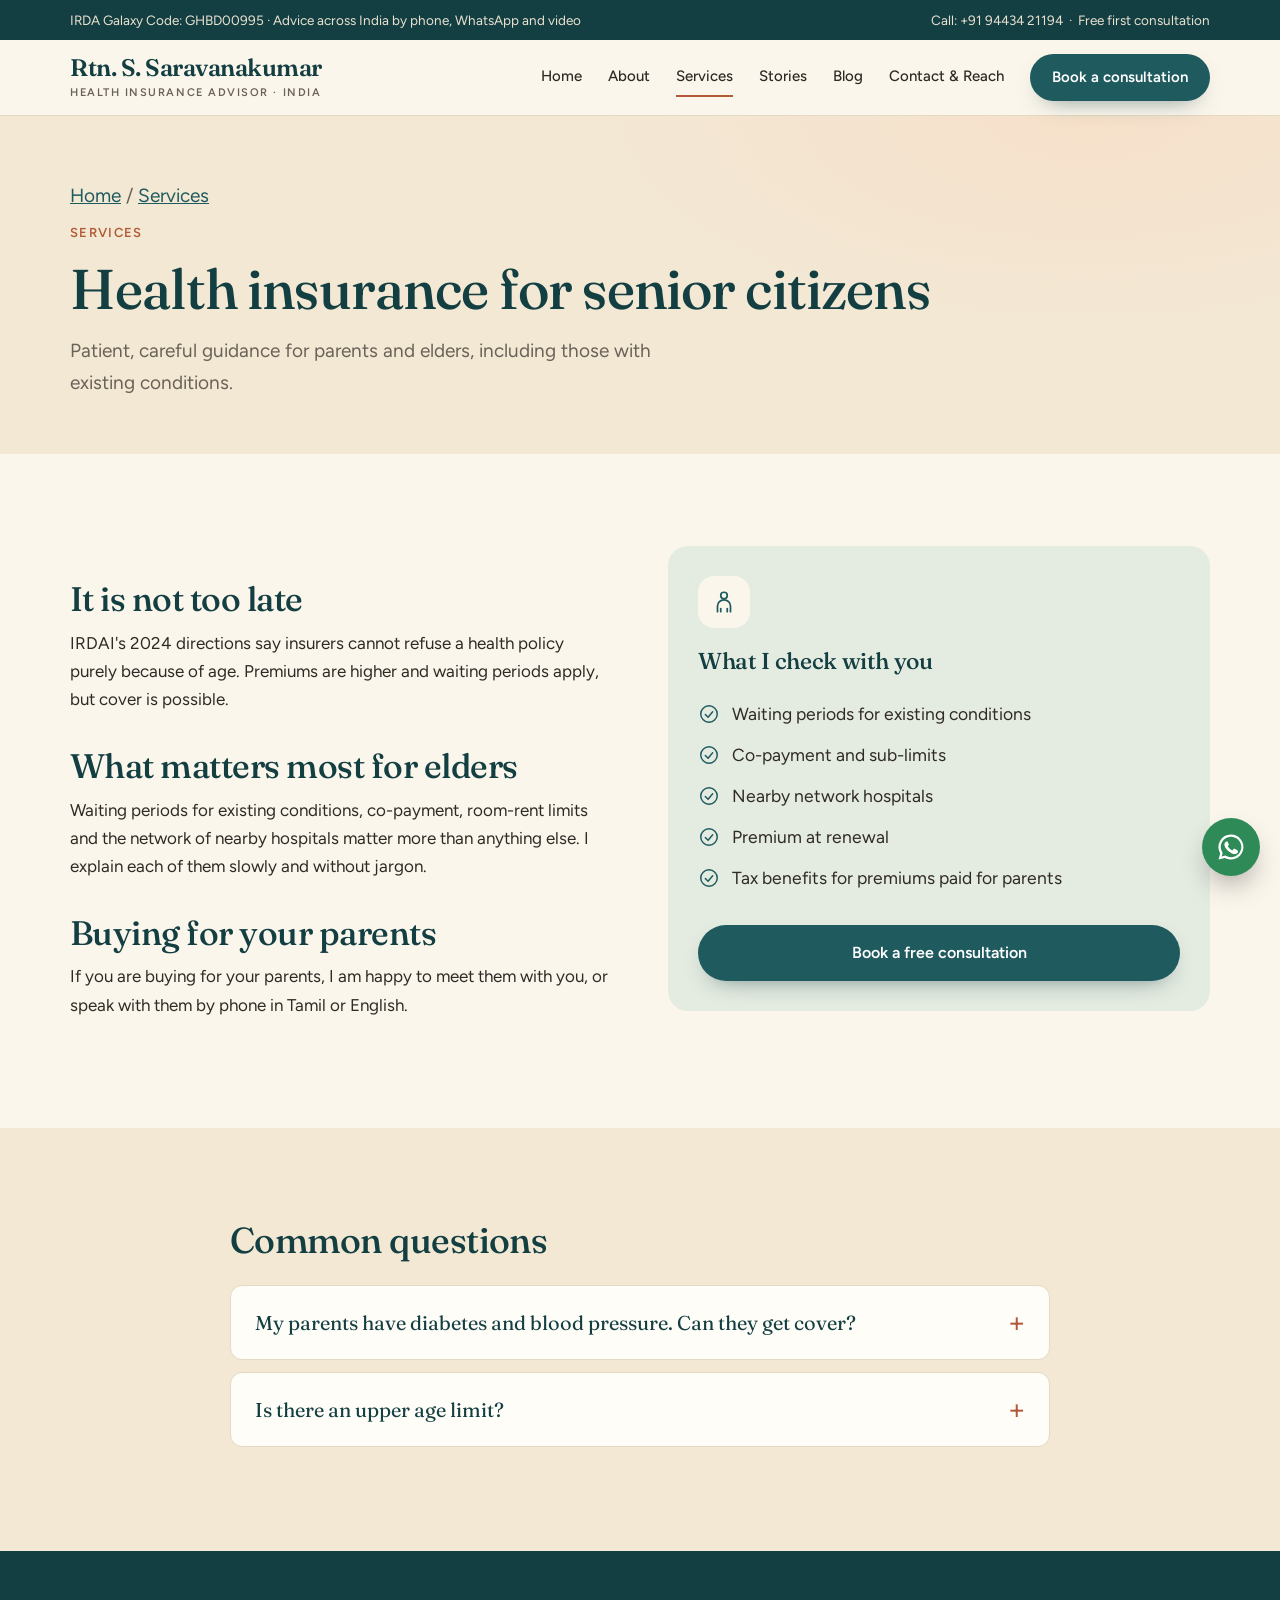
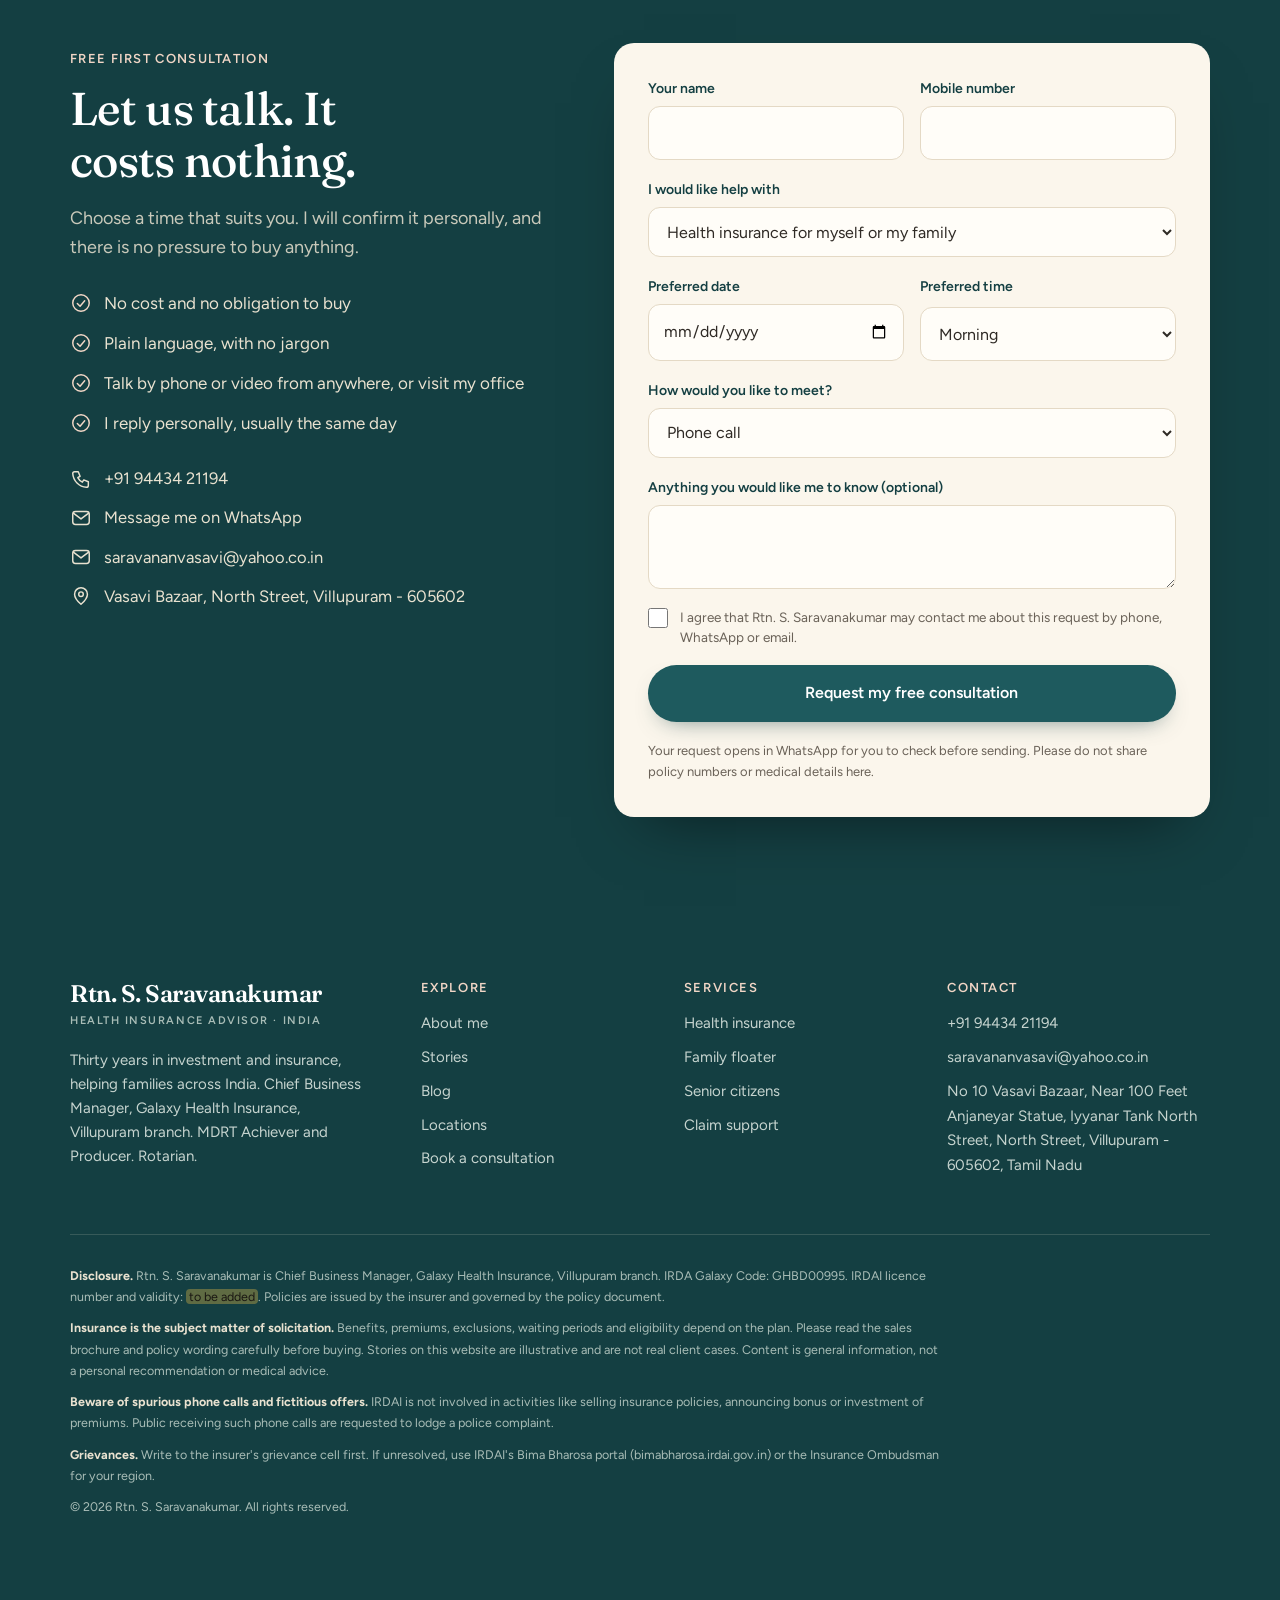
<file: senior-citizen-health-insurance.html>
<!doctype html>
<html lang="en"><head><meta charset="utf-8"><meta name="viewport" content="width=device-width, initial-scale=1, viewport-fit=cover">
<title>Senior Citizen Health Insurance Advice | S. Saravanakumar</title><meta name="description" content="Patient guidance on health insurance for parents and senior citizens, including existing conditions and waiting periods. Free consultation by phone or video.">
<link rel="canonical" href="https://www.insurewithsaravanaa.com/senior-citizen-health-insurance.html"><meta name="theme-color" content="#fbf6ec">
<meta property="og:title" content="Senior Citizen Health Insurance Advice | S. Saravanakumar"><meta property="og:description" content="Patient guidance on health insurance for parents and senior citizens, including existing conditions and waiting periods. Free consultation by phone or video."><meta property="og:type" content="website"><meta property="og:locale" content="en_IN"><meta property="og:image" content="https://www.insurewithsaravanaa.com/assets/img/portrait.jpg"><meta name="twitter:card" content="summary_large_image">
<link rel="preconnect" href="https://fonts.googleapis.com"><link rel="preconnect" href="https://fonts.gstatic.com" crossorigin><link href="https://fonts.googleapis.com/css2?family=Fraunces:ital,opsz,wght@0,9..144,400;0,9..144,500;0,9..144,600;1,9..144,400&family=Figtree:wght@400;500;600&family=La+Belle+Aurore&display=swap" rel="stylesheet"><link rel="stylesheet" href="assets/style.css"><script type="application/ld+json">{"@context": "https://schema.org", "@type": "Service", "name": "Health insurance for senior citizens", "provider": {"@type": "InsuranceAgency", "name": "Rtn. S. Saravanakumar"}, "areaServed": "India"}</script><script type="application/ld+json">{"@context": "https://schema.org", "@type": "FAQPage", "mainEntity": [{"@type": "Question", "name": "My parents have diabetes and blood pressure. Can they get cover?", "acceptedAnswer": {"@type": "Answer", "text": "Often yes, with a waiting period for those conditions. The key is full and honest disclosure."}}, {"@type": "Question", "name": "Is there an upper age limit?", "acceptedAnswer": {"@type": "Answer", "text": "IRDAI's 2024 directions say age alone cannot be a reason to refuse a health policy. Terms and price still depend on age and health."}}]}</script></head>
<body><a class="skip" href="#main">Skip to content</a>
<div class="top"><div class="wrap"><span>IRDA Galaxy Code: GHBD00995 &middot; Advice across India by phone, WhatsApp and video</span><span><a href="tel:+919443421194" data-call>Call: +91&nbsp;94434&nbsp;21194</a> &nbsp;&middot;&nbsp; Free first consultation</span></div></div>
<header class="site"><div class="wrap hd"><a class="logo" href="index.html"><b>Rtn. S. Saravanakumar</b><small>Health insurance advisor &middot; India</small></a>
<nav class="menu" aria-label="Primary"><a href="index.html">Home</a><a href="about.html">About</a><a href="services.html" aria-current=page>Services</a><a href="stories.html">Stories</a><a href="blog/index.html">Blog</a><a href="locations.html">Contact & Reach</a><a class="btn" href="book-appointment.html">Book a consultation</a></nav>
<button class="burger" id="burger" aria-label="Menu" aria-expanded="false"><i></i><i></i></button></div></header>
<main id="main"><section class="phero"><div class="wrap"><p class="crumbs"><a href="index.html">Home</a> / <a href="services.html">Services</a></p><span class="kicker">Services</span><h1>Health insurance for senior citizens</h1><p>Patient, careful guidance for parents and elders, including those with existing conditions.</p></div></section>
<section class="s"><div class="wrap two"><div class="r"><h2 style="font-size:clamp(26px,3vw,34px);margin:34px 0 10px">It is not too late</h2><p style="margin-bottom:1em">IRDAI's 2024 directions say insurers cannot refuse a health policy purely because of age. Premiums are higher and waiting periods apply, but cover is possible.</p><h2 style="font-size:clamp(26px,3vw,34px);margin:34px 0 10px">What matters most for elders</h2><p style="margin-bottom:1em">Waiting periods for existing conditions, co-payment, room-rent limits and the network of nearby hospitals matter more than anything else. I explain each of them slowly and without jargon.</p><h2 style="font-size:clamp(26px,3vw,34px);margin:34px 0 10px">Buying for your parents</h2><p style="margin-bottom:1em">If you are buying for your parents, I am happy to meet them with you, or speak with them by phone in Tamil or English.</p></div>
<aside class="r"><div class="card" style="background:var(--sage);border:0"><div class="ic" style="background:var(--cream)"><svg viewBox="0 0 24 24" fill="none" stroke="currentColor" stroke-width="1.6" stroke-linecap="round" stroke-linejoin="round" aria-hidden="true"><circle cx="12" cy="6" r="3"/><path d="M6 21v-5a6 6 0 0 1 12 0v5M9 21v-3M15 21v-3"/></svg></div><h3>What I check with you</h3><ul class="check"><li><svg viewBox="0 0 24 24" fill="none" stroke="currentColor" stroke-width="1.6" stroke-linecap="round" stroke-linejoin="round" aria-hidden="true"><circle cx="12" cy="12" r="9"/><path d="M8 12.500l3 3 5-6"/></svg><span>Waiting periods for existing conditions</span></li><li><svg viewBox="0 0 24 24" fill="none" stroke="currentColor" stroke-width="1.6" stroke-linecap="round" stroke-linejoin="round" aria-hidden="true"><circle cx="12" cy="12" r="9"/><path d="M8 12.500l3 3 5-6"/></svg><span>Co-payment and sub-limits</span></li><li><svg viewBox="0 0 24 24" fill="none" stroke="currentColor" stroke-width="1.6" stroke-linecap="round" stroke-linejoin="round" aria-hidden="true"><circle cx="12" cy="12" r="9"/><path d="M8 12.500l3 3 5-6"/></svg><span>Nearby network hospitals</span></li><li><svg viewBox="0 0 24 24" fill="none" stroke="currentColor" stroke-width="1.6" stroke-linecap="round" stroke-linejoin="round" aria-hidden="true"><circle cx="12" cy="12" r="9"/><path d="M8 12.500l3 3 5-6"/></svg><span>Premium at renewal</span></li><li><svg viewBox="0 0 24 24" fill="none" stroke="currentColor" stroke-width="1.6" stroke-linecap="round" stroke-linejoin="round" aria-hidden="true"><circle cx="12" cy="12" r="9"/><path d="M8 12.500l3 3 5-6"/></svg><span>Tax benefits for premiums paid for parents</span></li></ul>
<a class="btn" href="book-appointment.html" style="margin-top:14px">Book a free consultation</a></div></aside></div></section>
<section class="s sand"><div class="wrap"><div class="faq r"><h2 style="font-size:clamp(26px,3vw,36px);margin-bottom:24px">Common questions</h2><details><summary>My parents have diabetes and blood pressure. Can they get cover?</summary><p>Often yes, with a waiting period for those conditions. The key is full and honest disclosure.</p></details><details><summary>Is there an upper age limit?</summary><p>IRDAI's 2024 directions say age alone cannot be a reason to refuse a health policy. Terms and price still depend on age and health.</p></details></div></div></section>
<section class="s teal" id="book"><div class="wrap book">
<div class="r"><span class="kicker">Free first consultation</span><h2>Let us talk. It costs nothing.</h2><p class="lede">Choose a time that suits you. I will confirm it personally, and there is no pressure to buy anything.</p>
<ul class="reassure"><li><svg viewBox="0 0 24 24" fill="none" stroke="currentColor" stroke-width="1.6" stroke-linecap="round" stroke-linejoin="round" aria-hidden="true"><circle cx="12" cy="12" r="9"/><path d="M8 12.500l3 3 5-6"/></svg><span>No cost and no obligation to buy</span></li><li><svg viewBox="0 0 24 24" fill="none" stroke="currentColor" stroke-width="1.6" stroke-linecap="round" stroke-linejoin="round" aria-hidden="true"><circle cx="12" cy="12" r="9"/><path d="M8 12.500l3 3 5-6"/></svg><span>Plain language, with no jargon</span></li><li><svg viewBox="0 0 24 24" fill="none" stroke="currentColor" stroke-width="1.6" stroke-linecap="round" stroke-linejoin="round" aria-hidden="true"><circle cx="12" cy="12" r="9"/><path d="M8 12.500l3 3 5-6"/></svg><span>Talk by phone or video from anywhere, or visit my office</span></li><li><svg viewBox="0 0 24 24" fill="none" stroke="currentColor" stroke-width="1.6" stroke-linecap="round" stroke-linejoin="round" aria-hidden="true"><circle cx="12" cy="12" r="9"/><path d="M8 12.500l3 3 5-6"/></svg><span>I reply personally, usually the same day</span></li></ul>
<div class="contact-lines"><a href="tel:+919443421194" data-call><svg viewBox="0 0 24 24" fill="none" stroke="currentColor" stroke-width="1.6" stroke-linecap="round" stroke-linejoin="round" aria-hidden="true"><path d="M5 4h4l2 5-2.500 1.500a11 11 0 0 0 5 5L15 13l5 2v4a2 2 0 0 1-2 2A16 16 0 0 1 3 6a2 2 0 0 1 2-2z"/></svg><span>+91&nbsp;94434&nbsp;21194</span></a><a href="#" data-wa><svg viewBox="0 0 24 24" fill="none" stroke="currentColor" stroke-width="1.6" stroke-linecap="round" stroke-linejoin="round" aria-hidden="true"><rect x="3" y="5" width="18" height="14" rx="3"/><path d="M4 7l8 6 8-6"/></svg><span>Message me on WhatsApp</span></a><a href="mailto:saravananvasavi@yahoo.co.in"><svg viewBox="0 0 24 24" fill="none" stroke="currentColor" stroke-width="1.6" stroke-linecap="round" stroke-linejoin="round" aria-hidden="true"><rect x="3" y="5" width="18" height="14" rx="3"/><path d="M4 7l8 6 8-6"/></svg><span>saravananvasavi@yahoo.co.in</span></a><a href="https://www.google.com/maps/search/?api=1&query=No+10+Vasavi+Bazaar+North+Street+Villupuram+605602" target="_blank" rel="noopener"><svg viewBox="0 0 24 24" fill="none" stroke="currentColor" stroke-width="1.6" stroke-linecap="round" stroke-linejoin="round" aria-hidden="true"><path d="M12 21s7-6 7-11a7 7 0 1 0-14 0c0 5 7 11 7 11z"/><circle cx="12" cy="10" r="2.500"/></svg><span>Vasavi Bazaar, North Street, Villupuram - 605602</span></a></div></div>
<form class="f r" novalidate>
<div class="row2"><label>Your name<input name="name" autocomplete="name" required></label><label>Mobile number<input name="phone" type="tel" inputmode="tel" autocomplete="tel" required></label></div>
<label>I would like help with<select name="topic"><option>Health insurance for myself or my family</option><option>Health insurance for my parents</option><option>Reviewing a policy I already have</option><option>A claim or hospital emergency</option><option>Not sure yet, I would like to talk</option></select></label>
<div class="row2"><label>Preferred date<input name="date" type="date"></label><label>Preferred time<select name="slot"><option>Morning</option><option>Afternoon</option><option>Evening</option></select></label></div>
<label>How would you like to meet?<select name="mode"><option>Phone call</option><option>Video call</option><option>Office visit (Villupuram)</option></select></label>
<label>Anything you would like me to know (optional)<textarea name="msg"></textarea></label>
<label class="consent"><input type="checkbox" name="consent" required><span>I agree that Rtn. S. Saravanakumar may contact me about this request by phone, WhatsApp or email.</span></label>
<button class="btn" type="submit">Request my free consultation</button>
<p class="fnote" role="status">Your request opens in WhatsApp for you to check before sending. Please do not share policy numbers or medical details here.</p>
</form></div></section></main>
<footer class="site"><div class="wrap"><div class="fgrid">
<div><a class="logo" href="index.html"><b>Rtn. S. Saravanakumar</b><small>Health insurance advisor &middot; India</small></a>
<p class="about">Thirty years in investment and insurance, helping families across India. Chief Business Manager, Galaxy Health Insurance, Villupuram branch. MDRT Achiever and Producer. Rotarian.</p></div>
<div><h4>Explore</h4><ul><li><a href="about.html">About me</a></li><li><a href="stories.html">Stories</a></li><li><a href="blog/index.html">Blog</a></li><li><a href="locations.html">Locations</a></li><li><a href="book-appointment.html">Book a consultation</a></li></ul></div>
<div><h4>Services</h4><ul><li><a href="health-insurance.html">Health insurance</a></li><li><a href="family-health-insurance.html">Family floater</a></li><li><a href="senior-citizen-health-insurance.html">Senior citizens</a></li><li><a href="claim-support.html">Claim support</a></li></ul></div>
<div><h4>Contact</h4><ul><li><a href="tel:+919443421194" data-call>+91&nbsp;94434&nbsp;21194</a></li><li><a href="mailto:saravananvasavi@yahoo.co.in">saravananvasavi@yahoo.co.in</a></li><li>No 10 Vasavi Bazaar, Near 100 Feet Anjaneyar Statue, Iyyanar Tank North Street, North Street, Villupuram - 605602, Tamil Nadu</li></ul></div>
</div>
<div class="legal">
<p><b>Disclosure.</b> Rtn. S. Saravanakumar is Chief Business Manager, Galaxy Health Insurance, Villupuram branch. IRDA Galaxy Code: GHBD00995. IRDAI licence number and validity: <span class="todo">to be added</span>. Policies are issued by the insurer and governed by the policy document.</p>
<p><b>Insurance is the subject matter of solicitation.</b> Benefits, premiums, exclusions, waiting periods and eligibility depend on the plan. Please read the sales brochure and policy wording carefully before buying. Stories on this website are illustrative and are not real client cases. Content is general information, not a personal recommendation or medical advice.</p>
<p><b>Beware of spurious phone calls and fictitious offers.</b> IRDAI is not involved in activities like selling insurance policies, announcing bonus or investment of premiums. Public receiving such phone calls are requested to lodge a police complaint.</p>
<p><b>Grievances.</b> Write to the insurer's grievance cell first. If unresolved, use IRDAI's Bima Bharosa portal (bimabharosa.irdai.gov.in) or the Insurance Ombudsman for your region.</p>
<p>&copy; <span data-year>2026</span> Rtn. S. Saravanakumar. All rights reserved.</p>
</div></div></footer>
<a class="wa" data-wa href="#" aria-label="Chat on WhatsApp"><svg viewBox="0 0 24 24" fill="currentColor" aria-hidden="true"><path d="M12 2a10 10 0 0 0-8.600 15.100L2 22l5-1.300A10 10 0 1 0 12 2zm0 18.200a8.200 8.200 0 0 1-4.200-1.200l-.3-.2-3 .8.8-2.900-.2-.3A8.200 8.200 0 1 1 12 20.200zm4.500-6.100c-.2-.1-1.500-.7-1.700-.8s-.4-.1-.6.100-.6.800-.8 1-.3.200-.6.100a6.700 6.700 0 0 1-3.300-2.900c-.2-.4.200-.4.700-1.300.1-.2 0-.3 0-.5l-.8-1.800c-.2-.5-.4-.4-.6-.4h-.5a1 1 0 0 0-.7.300 3 3 0 0 0-.9 2.200 5.300 5.300 0 0 0 1.100 2.800 12 12 0 0 0 4.600 4c1.700.7 2.400.8 3.200.7a2.700 2.700 0 0 0 1.800-1.300 2.200 2.200 0 0 0 .2-1.300c-.1-.1-.3-.2-.5-.3z"/></svg></a>
<div class="mbar" id="mbar"><a class="c" href="#" data-call>Call now</a><a class="b" href="book-appointment.html">Book consultation</a></div>
<script src="assets/main.js"></script></body></html>
</file>
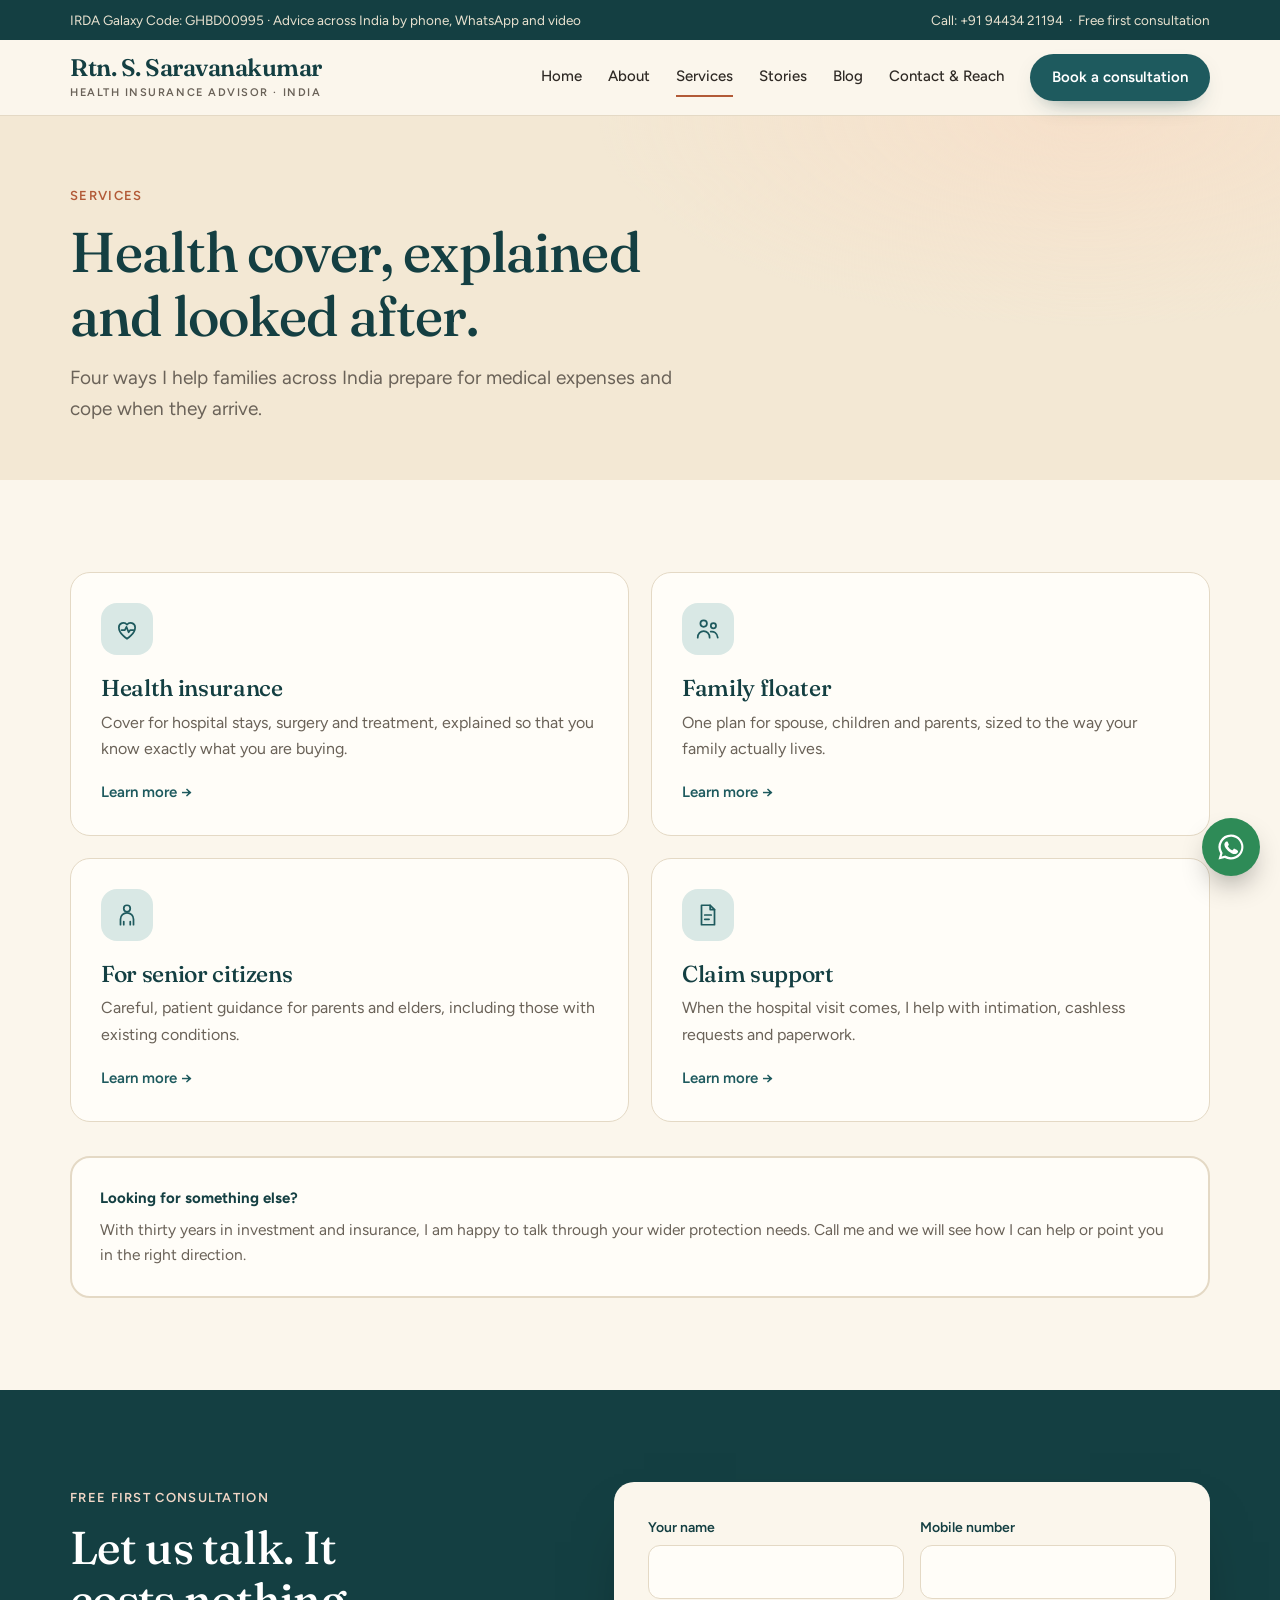
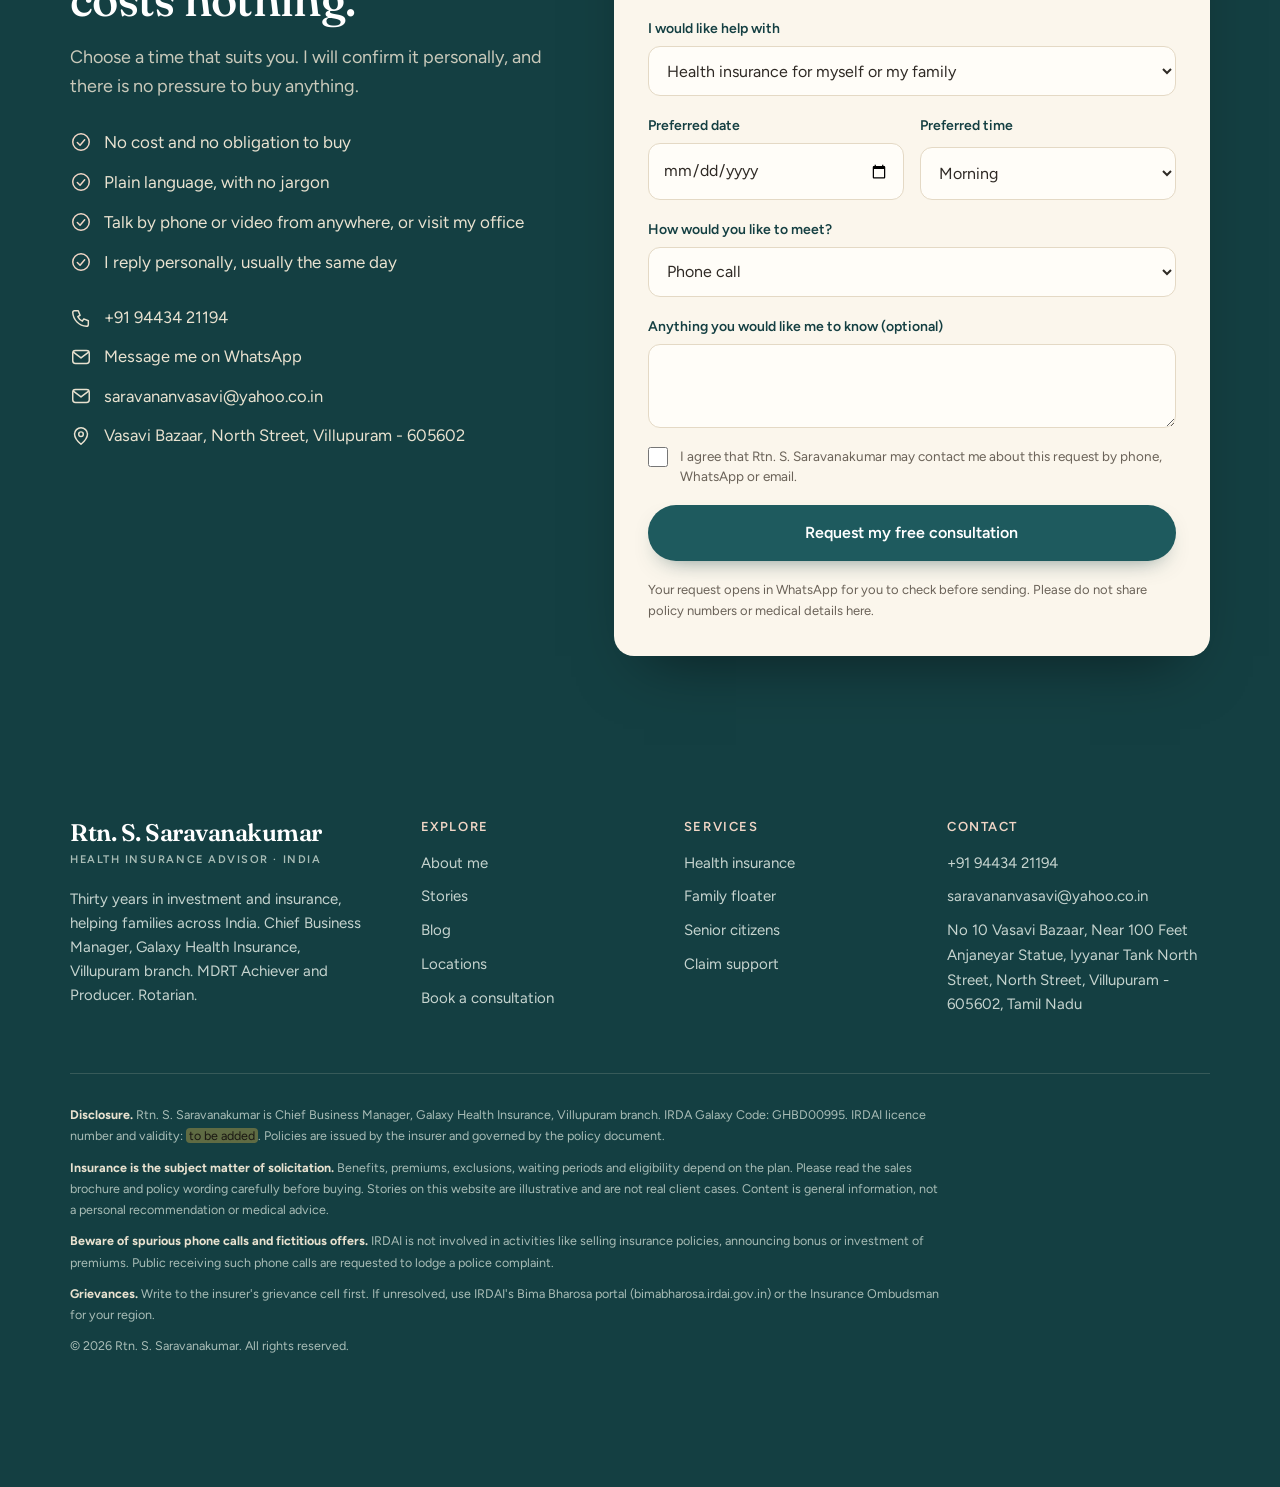
<file: services.html>
<!doctype html>
<html lang="en"><head><meta charset="utf-8"><meta name="viewport" content="width=device-width, initial-scale=1, viewport-fit=cover">
<title>Health Insurance Services Across India | S. Saravanakumar</title><meta name="description" content="Health insurance, family floater plans, senior citizen cover and claim support for families across India, from the Galaxy Health Villupuram branch.">
<link rel="canonical" href="https://www.insurewithsaravanaa.com/services.html"><meta name="theme-color" content="#fbf6ec">
<meta property="og:title" content="Health Insurance Services Across India | S. Saravanakumar"><meta property="og:description" content="Health insurance, family floater plans, senior citizen cover and claim support for families across India, from the Galaxy Health Villupuram branch."><meta property="og:type" content="website"><meta property="og:locale" content="en_IN"><meta property="og:image" content="https://www.insurewithsaravanaa.com/assets/img/portrait.jpg"><meta name="twitter:card" content="summary_large_image">
<link rel="preconnect" href="https://fonts.googleapis.com"><link rel="preconnect" href="https://fonts.gstatic.com" crossorigin><link href="https://fonts.googleapis.com/css2?family=Fraunces:ital,opsz,wght@0,9..144,400;0,9..144,500;0,9..144,600;1,9..144,400&family=Figtree:wght@400;500;600&family=La+Belle+Aurore&display=swap" rel="stylesheet"><link rel="stylesheet" href="assets/style.css"></head>
<body><a class="skip" href="#main">Skip to content</a>
<div class="top"><div class="wrap"><span>IRDA Galaxy Code: GHBD00995 &middot; Advice across India by phone, WhatsApp and video</span><span><a href="tel:+919443421194" data-call>Call: +91&nbsp;94434&nbsp;21194</a> &nbsp;&middot;&nbsp; Free first consultation</span></div></div>
<header class="site"><div class="wrap hd"><a class="logo" href="index.html"><b>Rtn. S. Saravanakumar</b><small>Health insurance advisor &middot; India</small></a>
<nav class="menu" aria-label="Primary"><a href="index.html">Home</a><a href="about.html">About</a><a href="services.html" aria-current=page>Services</a><a href="stories.html">Stories</a><a href="blog/index.html">Blog</a><a href="locations.html">Contact & Reach</a><a class="btn" href="book-appointment.html">Book a consultation</a></nav>
<button class="burger" id="burger" aria-label="Menu" aria-expanded="false"><i></i><i></i></button></div></header>
<main id="main"><section class="phero"><div class="wrap"><span class="kicker">Services</span><h1>Health cover, explained and looked after.</h1><p>Four ways I help families across India prepare for medical expenses and cope when they arrive.</p></div></section>
<section class="s"><div class="wrap"><div class="grid g2"><a class="card r" href="health-insurance.html"><div class="ic"><svg viewBox="0 0 24 24" fill="none" stroke="currentColor" stroke-width="1.6" stroke-linecap="round" stroke-linejoin="round" aria-hidden="true"><path d="M12 21s-7.5-4.6-7.5-10.4A4.2 4.2 0 0 1 12 8a4.2 4.2 0 0 1 7.5 2.600C19.500 16.400 12 21 12 21z"/><path d="M7 13h3l1.500-3 2 5 1.500-2H18"/></svg></div><h3>Health insurance</h3><p>Cover for hospital stays, surgery and treatment, explained so that you know exactly what you are buying.</p><span class="more">Learn more &rarr;</span></a><a class="card r" href="family-health-insurance.html"><div class="ic"><svg viewBox="0 0 24 24" fill="none" stroke="currentColor" stroke-width="1.6" stroke-linecap="round" stroke-linejoin="round" aria-hidden="true"><circle cx="8" cy="7" r="3"/><circle cx="17" cy="9" r="2.400"/><path d="M2.500 20c0-3.600 2.500-6 5.500-6s5.500 2.400 5.500 6M14.500 14.500c2.800-.5 6 .9 6.500 5.500"/></svg></div><h3>Family floater</h3><p>One plan for spouse, children and parents, sized to the way your family actually lives.</p><span class="more">Learn more &rarr;</span></a><a class="card r" href="senior-citizen-health-insurance.html"><div class="ic"><svg viewBox="0 0 24 24" fill="none" stroke="currentColor" stroke-width="1.6" stroke-linecap="round" stroke-linejoin="round" aria-hidden="true"><circle cx="12" cy="6" r="3"/><path d="M6 21v-5a6 6 0 0 1 12 0v5M9 21v-3M15 21v-3"/></svg></div><h3>For senior citizens</h3><p>Careful, patient guidance for parents and elders, including those with existing conditions.</p><span class="more">Learn more &rarr;</span></a><a class="card r" href="claim-support.html"><div class="ic"><svg viewBox="0 0 24 24" fill="none" stroke="currentColor" stroke-width="1.6" stroke-linecap="round" stroke-linejoin="round" aria-hidden="true"><path d="M6 3h8l4 4v14H6z"/><path d="M14 3v4h4M9 12h6M9 16h4"/></svg></div><h3>Claim support</h3><p>When the hospital visit comes, I help with intimation, cashless requests and paperwork.</p><span class="more">Learn more &rarr;</span></a></div>
<div class="quote r" style="margin-top:34px;border-style:solid;border-color:var(--line)"><b style="margin:0 0 6px">Looking for something else?</b>With thirty years in investment and insurance, I am happy to talk through your wider protection needs. Call me and we will see how I can help or point you in the right direction.</div>
</div></section><section class="s teal" id="book"><div class="wrap book">
<div class="r"><span class="kicker">Free first consultation</span><h2>Let us talk. It costs nothing.</h2><p class="lede">Choose a time that suits you. I will confirm it personally, and there is no pressure to buy anything.</p>
<ul class="reassure"><li><svg viewBox="0 0 24 24" fill="none" stroke="currentColor" stroke-width="1.6" stroke-linecap="round" stroke-linejoin="round" aria-hidden="true"><circle cx="12" cy="12" r="9"/><path d="M8 12.500l3 3 5-6"/></svg><span>No cost and no obligation to buy</span></li><li><svg viewBox="0 0 24 24" fill="none" stroke="currentColor" stroke-width="1.6" stroke-linecap="round" stroke-linejoin="round" aria-hidden="true"><circle cx="12" cy="12" r="9"/><path d="M8 12.500l3 3 5-6"/></svg><span>Plain language, with no jargon</span></li><li><svg viewBox="0 0 24 24" fill="none" stroke="currentColor" stroke-width="1.6" stroke-linecap="round" stroke-linejoin="round" aria-hidden="true"><circle cx="12" cy="12" r="9"/><path d="M8 12.500l3 3 5-6"/></svg><span>Talk by phone or video from anywhere, or visit my office</span></li><li><svg viewBox="0 0 24 24" fill="none" stroke="currentColor" stroke-width="1.6" stroke-linecap="round" stroke-linejoin="round" aria-hidden="true"><circle cx="12" cy="12" r="9"/><path d="M8 12.500l3 3 5-6"/></svg><span>I reply personally, usually the same day</span></li></ul>
<div class="contact-lines"><a href="tel:+919443421194" data-call><svg viewBox="0 0 24 24" fill="none" stroke="currentColor" stroke-width="1.6" stroke-linecap="round" stroke-linejoin="round" aria-hidden="true"><path d="M5 4h4l2 5-2.500 1.500a11 11 0 0 0 5 5L15 13l5 2v4a2 2 0 0 1-2 2A16 16 0 0 1 3 6a2 2 0 0 1 2-2z"/></svg><span>+91&nbsp;94434&nbsp;21194</span></a><a href="#" data-wa><svg viewBox="0 0 24 24" fill="none" stroke="currentColor" stroke-width="1.6" stroke-linecap="round" stroke-linejoin="round" aria-hidden="true"><rect x="3" y="5" width="18" height="14" rx="3"/><path d="M4 7l8 6 8-6"/></svg><span>Message me on WhatsApp</span></a><a href="mailto:saravananvasavi@yahoo.co.in"><svg viewBox="0 0 24 24" fill="none" stroke="currentColor" stroke-width="1.6" stroke-linecap="round" stroke-linejoin="round" aria-hidden="true"><rect x="3" y="5" width="18" height="14" rx="3"/><path d="M4 7l8 6 8-6"/></svg><span>saravananvasavi@yahoo.co.in</span></a><a href="https://www.google.com/maps/search/?api=1&query=No+10+Vasavi+Bazaar+North+Street+Villupuram+605602" target="_blank" rel="noopener"><svg viewBox="0 0 24 24" fill="none" stroke="currentColor" stroke-width="1.6" stroke-linecap="round" stroke-linejoin="round" aria-hidden="true"><path d="M12 21s7-6 7-11a7 7 0 1 0-14 0c0 5 7 11 7 11z"/><circle cx="12" cy="10" r="2.500"/></svg><span>Vasavi Bazaar, North Street, Villupuram - 605602</span></a></div></div>
<form class="f r" novalidate>
<div class="row2"><label>Your name<input name="name" autocomplete="name" required></label><label>Mobile number<input name="phone" type="tel" inputmode="tel" autocomplete="tel" required></label></div>
<label>I would like help with<select name="topic"><option>Health insurance for myself or my family</option><option>Health insurance for my parents</option><option>Reviewing a policy I already have</option><option>A claim or hospital emergency</option><option>Not sure yet, I would like to talk</option></select></label>
<div class="row2"><label>Preferred date<input name="date" type="date"></label><label>Preferred time<select name="slot"><option>Morning</option><option>Afternoon</option><option>Evening</option></select></label></div>
<label>How would you like to meet?<select name="mode"><option>Phone call</option><option>Video call</option><option>Office visit (Villupuram)</option></select></label>
<label>Anything you would like me to know (optional)<textarea name="msg"></textarea></label>
<label class="consent"><input type="checkbox" name="consent" required><span>I agree that Rtn. S. Saravanakumar may contact me about this request by phone, WhatsApp or email.</span></label>
<button class="btn" type="submit">Request my free consultation</button>
<p class="fnote" role="status">Your request opens in WhatsApp for you to check before sending. Please do not share policy numbers or medical details here.</p>
</form></div></section></main>
<footer class="site"><div class="wrap"><div class="fgrid">
<div><a class="logo" href="index.html"><b>Rtn. S. Saravanakumar</b><small>Health insurance advisor &middot; India</small></a>
<p class="about">Thirty years in investment and insurance, helping families across India. Chief Business Manager, Galaxy Health Insurance, Villupuram branch. MDRT Achiever and Producer. Rotarian.</p></div>
<div><h4>Explore</h4><ul><li><a href="about.html">About me</a></li><li><a href="stories.html">Stories</a></li><li><a href="blog/index.html">Blog</a></li><li><a href="locations.html">Locations</a></li><li><a href="book-appointment.html">Book a consultation</a></li></ul></div>
<div><h4>Services</h4><ul><li><a href="health-insurance.html">Health insurance</a></li><li><a href="family-health-insurance.html">Family floater</a></li><li><a href="senior-citizen-health-insurance.html">Senior citizens</a></li><li><a href="claim-support.html">Claim support</a></li></ul></div>
<div><h4>Contact</h4><ul><li><a href="tel:+919443421194" data-call>+91&nbsp;94434&nbsp;21194</a></li><li><a href="mailto:saravananvasavi@yahoo.co.in">saravananvasavi@yahoo.co.in</a></li><li>No 10 Vasavi Bazaar, Near 100 Feet Anjaneyar Statue, Iyyanar Tank North Street, North Street, Villupuram - 605602, Tamil Nadu</li></ul></div>
</div>
<div class="legal">
<p><b>Disclosure.</b> Rtn. S. Saravanakumar is Chief Business Manager, Galaxy Health Insurance, Villupuram branch. IRDA Galaxy Code: GHBD00995. IRDAI licence number and validity: <span class="todo">to be added</span>. Policies are issued by the insurer and governed by the policy document.</p>
<p><b>Insurance is the subject matter of solicitation.</b> Benefits, premiums, exclusions, waiting periods and eligibility depend on the plan. Please read the sales brochure and policy wording carefully before buying. Stories on this website are illustrative and are not real client cases. Content is general information, not a personal recommendation or medical advice.</p>
<p><b>Beware of spurious phone calls and fictitious offers.</b> IRDAI is not involved in activities like selling insurance policies, announcing bonus or investment of premiums. Public receiving such phone calls are requested to lodge a police complaint.</p>
<p><b>Grievances.</b> Write to the insurer's grievance cell first. If unresolved, use IRDAI's Bima Bharosa portal (bimabharosa.irdai.gov.in) or the Insurance Ombudsman for your region.</p>
<p>&copy; <span data-year>2026</span> Rtn. S. Saravanakumar. All rights reserved.</p>
</div></div></footer>
<a class="wa" data-wa href="#" aria-label="Chat on WhatsApp"><svg viewBox="0 0 24 24" fill="currentColor" aria-hidden="true"><path d="M12 2a10 10 0 0 0-8.600 15.100L2 22l5-1.300A10 10 0 1 0 12 2zm0 18.200a8.200 8.200 0 0 1-4.200-1.200l-.3-.2-3 .8.8-2.900-.2-.3A8.200 8.200 0 1 1 12 20.200zm4.500-6.100c-.2-.1-1.500-.7-1.700-.8s-.4-.1-.6.100-.6.800-.8 1-.3.200-.6.100a6.700 6.700 0 0 1-3.300-2.900c-.2-.4.200-.4.700-1.300.1-.2 0-.3 0-.5l-.8-1.800c-.2-.5-.4-.4-.6-.4h-.5a1 1 0 0 0-.7.300 3 3 0 0 0-.9 2.200 5.300 5.300 0 0 0 1.100 2.800 12 12 0 0 0 4.600 4c1.700.7 2.400.8 3.200.7a2.700 2.700 0 0 0 1.800-1.300 2.200 2.200 0 0 0 .2-1.300c-.1-.1-.3-.2-.5-.3z"/></svg></a>
<div class="mbar" id="mbar"><a class="c" href="#" data-call>Call now</a><a class="b" href="book-appointment.html">Book consultation</a></div>
<script src="assets/main.js"></script></body></html>
</file>
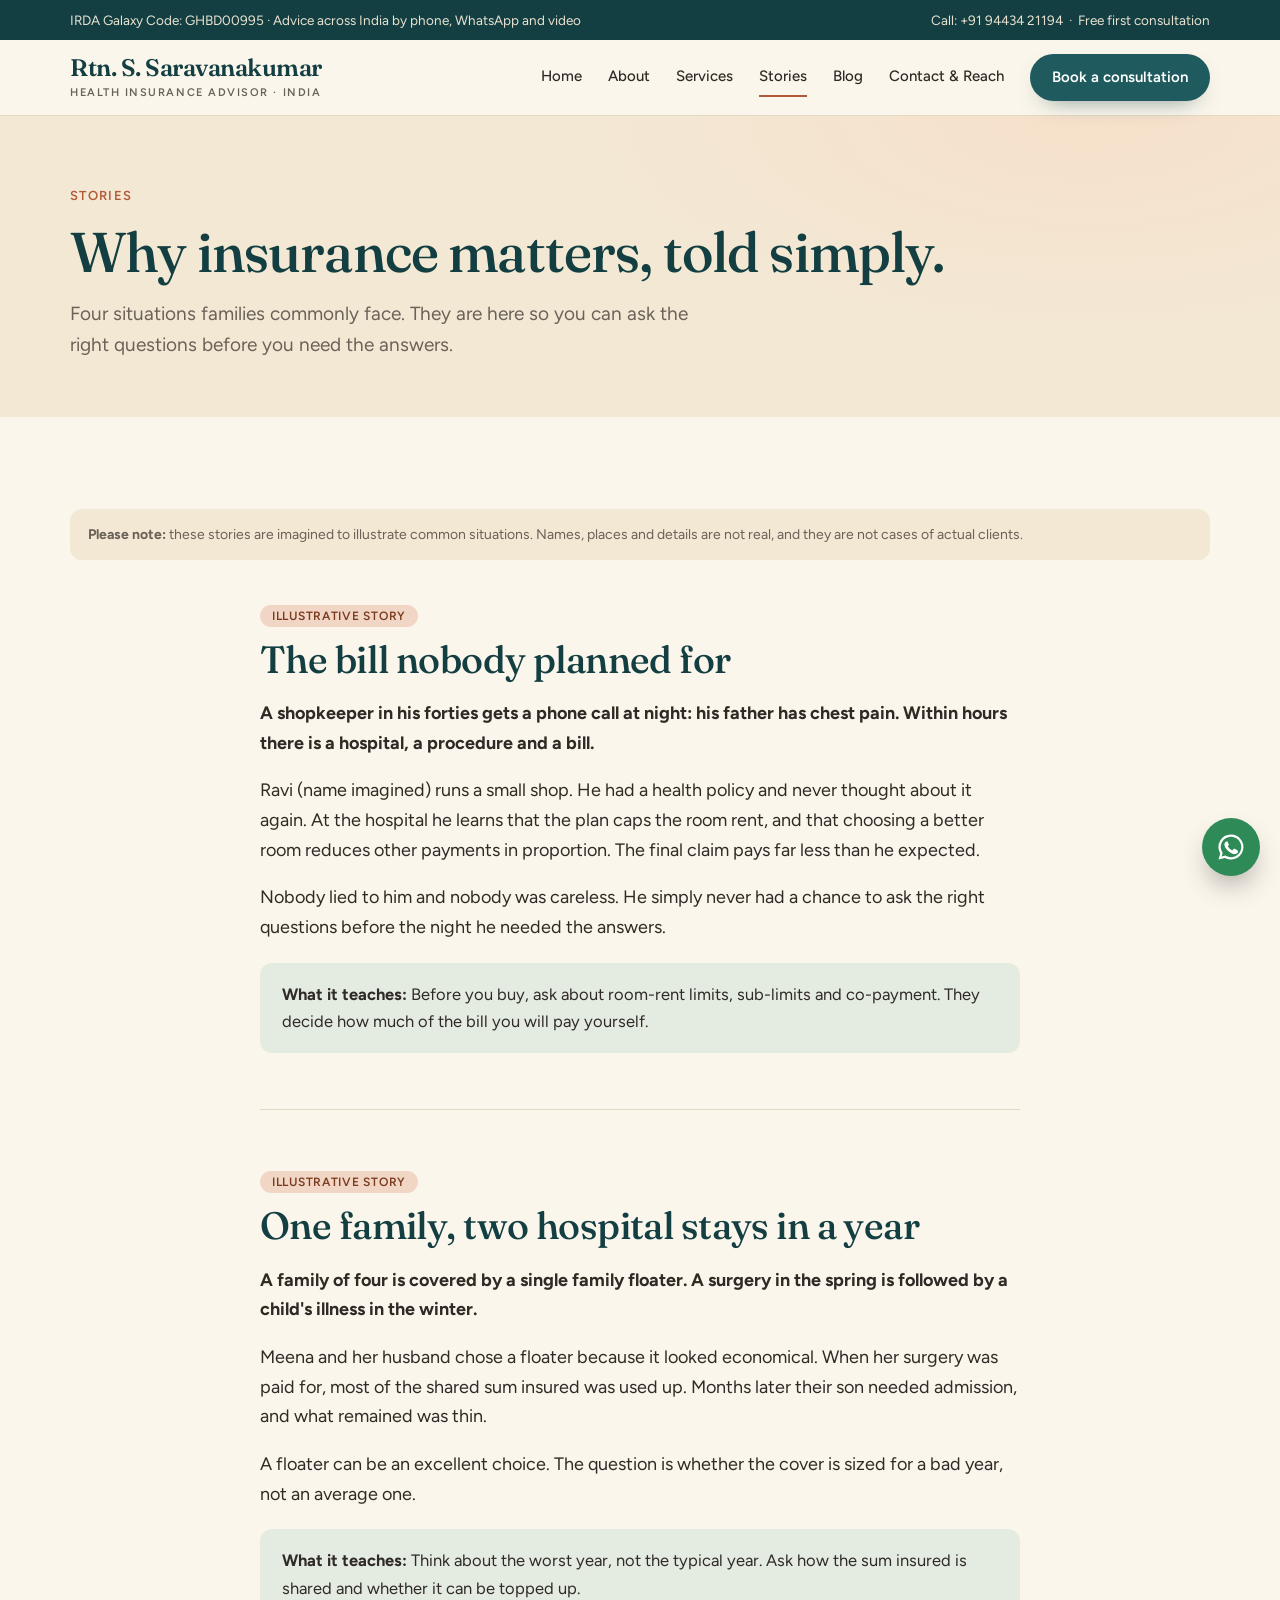
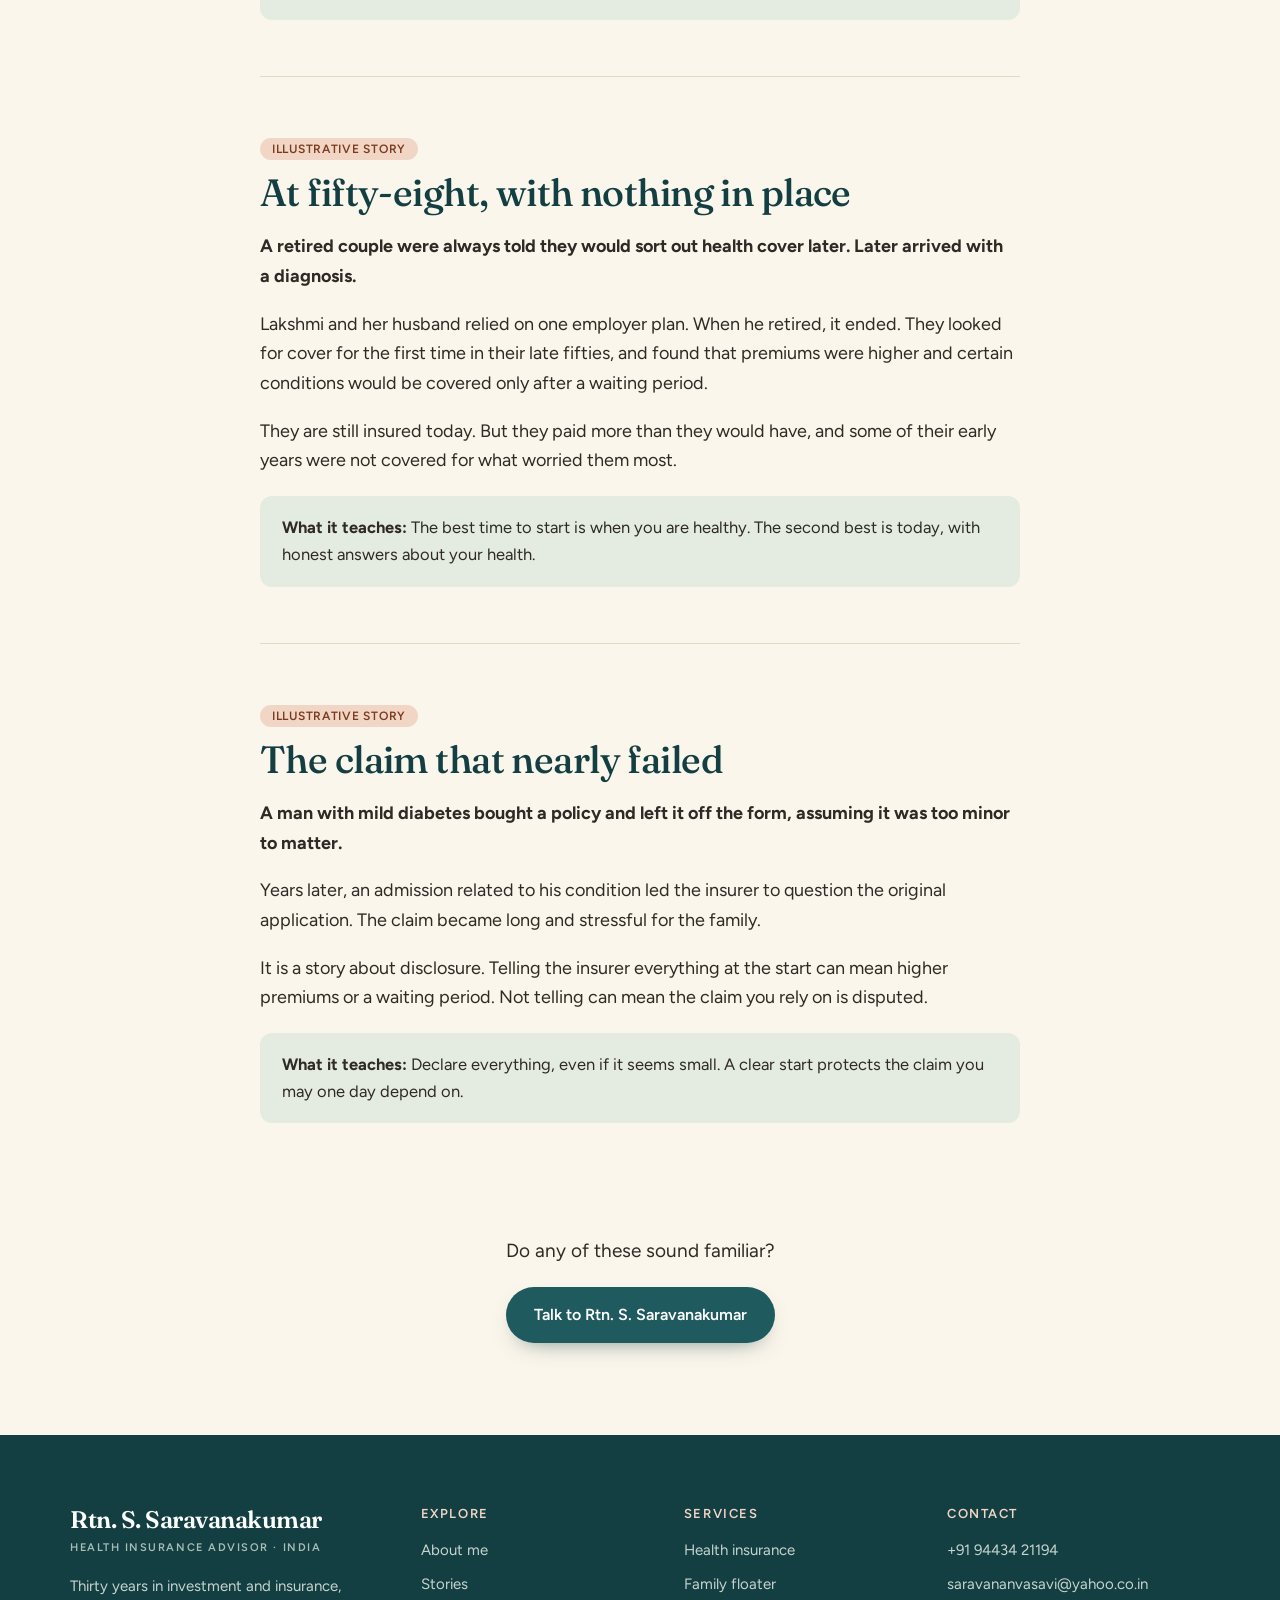
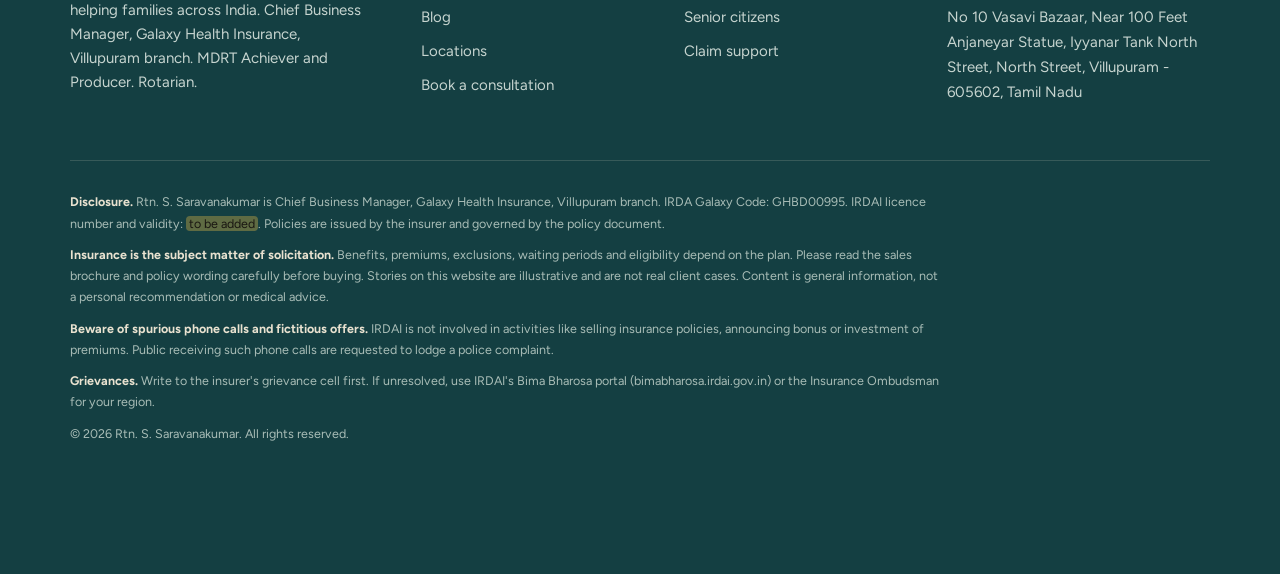
<file: stories.html>
<!doctype html>
<html lang="en"><head><meta charset="utf-8"><meta name="viewport" content="width=device-width, initial-scale=1, viewport-fit=cover">
<title>Health Insurance Stories | S. Saravanakumar</title><meta name="description" content="Four illustrative stories on why health insurance matters: hospital bills, family floaters, buying late and disclosure. By Rtn. S. Saravanakumar.">
<link rel="canonical" href="https://www.insurewithsaravanaa.com/stories.html"><meta name="theme-color" content="#fbf6ec">
<meta property="og:title" content="Health Insurance Stories | S. Saravanakumar"><meta property="og:description" content="Four illustrative stories on why health insurance matters: hospital bills, family floaters, buying late and disclosure. By Rtn. S. Saravanakumar."><meta property="og:type" content="website"><meta property="og:locale" content="en_IN"><meta property="og:image" content="https://www.insurewithsaravanaa.com/assets/img/portrait.jpg"><meta name="twitter:card" content="summary_large_image">
<link rel="preconnect" href="https://fonts.googleapis.com"><link rel="preconnect" href="https://fonts.gstatic.com" crossorigin><link href="https://fonts.googleapis.com/css2?family=Fraunces:ital,opsz,wght@0,9..144,400;0,9..144,500;0,9..144,600;1,9..144,400&family=Figtree:wght@400;500;600&family=La+Belle+Aurore&display=swap" rel="stylesheet"><link rel="stylesheet" href="assets/style.css"></head>
<body><a class="skip" href="#main">Skip to content</a>
<div class="top"><div class="wrap"><span>IRDA Galaxy Code: GHBD00995 &middot; Advice across India by phone, WhatsApp and video</span><span><a href="tel:+919443421194" data-call>Call: +91&nbsp;94434&nbsp;21194</a> &nbsp;&middot;&nbsp; Free first consultation</span></div></div>
<header class="site"><div class="wrap hd"><a class="logo" href="index.html"><b>Rtn. S. Saravanakumar</b><small>Health insurance advisor &middot; India</small></a>
<nav class="menu" aria-label="Primary"><a href="index.html">Home</a><a href="about.html">About</a><a href="services.html">Services</a><a href="stories.html" aria-current=page>Stories</a><a href="blog/index.html">Blog</a><a href="locations.html">Contact & Reach</a><a class="btn" href="book-appointment.html">Book a consultation</a></nav>
<button class="burger" id="burger" aria-label="Menu" aria-expanded="false"><i></i><i></i></button></div></header>
<main id="main"><section class="phero"><div class="wrap"><span class="kicker">Stories</span><h1>Why insurance matters, told simply.</h1><p>Four situations families commonly face. They are here so you can ask the right questions before you need the answers.</p></div></section>
<section class="s"><div class="wrap"><div class="disclaimer r"><b>Please note:</b> these stories are imagined to illustrate common situations. Names, places and details are not real, and they are not cases of actual clients.</div>
<article class="story-long r" id="the-bill-nobody-planned-for"><span class="tag">Illustrative story</span><h2>The bill nobody planned for</h2><p><b>A shopkeeper in his forties gets a phone call at night: his father has chest pain. Within hours there is a hospital, a procedure and a bill.</b></p><p>Ravi (name imagined) runs a small shop. He had a health policy and never thought about it again. At the hospital he learns that the plan caps the room rent, and that choosing a better room reduces other payments in proportion. The final claim pays far less than he expected.</p><p>Nobody lied to him and nobody was careless. He simply never had a chance to ask the right questions before the night he needed the answers.</p><div class="lesson"><b>What it teaches:</b> Before you buy, ask about room-rent limits, sub-limits and co-payment. They decide how much of the bill you will pay yourself.</div></article><article class="story-long r" id="one-family-two-hospital-stays"><span class="tag">Illustrative story</span><h2>One family, two hospital stays in a year</h2><p><b>A family of four is covered by a single family floater. A surgery in the spring is followed by a child's illness in the winter.</b></p><p>Meena and her husband chose a floater because it looked economical. When her surgery was paid for, most of the shared sum insured was used up. Months later their son needed admission, and what remained was thin.</p><p>A floater can be an excellent choice. The question is whether the cover is sized for a bad year, not an average one.</p><div class="lesson"><b>What it teaches:</b> Think about the worst year, not the typical year. Ask how the sum insured is shared and whether it can be topped up.</div></article><article class="story-long r" id="at-fifty-eight-with-nothing-in-place"><span class="tag">Illustrative story</span><h2>At fifty-eight, with nothing in place</h2><p><b>A retired couple were always told they would sort out health cover later. Later arrived with a diagnosis.</b></p><p>Lakshmi and her husband relied on one employer plan. When he retired, it ended. They looked for cover for the first time in their late fifties, and found that premiums were higher and certain conditions would be covered only after a waiting period.</p><p>They are still insured today. But they paid more than they would have, and some of their early years were not covered for what worried them most.</p><div class="lesson"><b>What it teaches:</b> The best time to start is when you are healthy. The second best is today, with honest answers about your health.</div></article><article class="story-long r" id="the-claim-that-nearly-failed"><span class="tag">Illustrative story</span><h2>The claim that nearly failed</h2><p><b>A man with mild diabetes bought a policy and left it off the form, assuming it was too minor to matter.</b></p><p>Years later, an admission related to his condition led the insurer to question the original application. The claim became long and stressful for the family.</p><p>It is a story about disclosure. Telling the insurer everything at the start can mean higher premiums or a waiting period. Not telling can mean the claim you rely on is disputed.</p><div class="lesson"><b>What it teaches:</b> Declare everything, even if it seems small. A clear start protects the claim you may one day depend on.</div></article>
<div class="center r" style="text-align:center"><p style="margin-bottom:20px;font-size:19px">Do any of these sound familiar?</p><a class="btn" href="book-appointment.html">Talk to Rtn. S. Saravanakumar</a></div></div></section></main>
<footer class="site"><div class="wrap"><div class="fgrid">
<div><a class="logo" href="index.html"><b>Rtn. S. Saravanakumar</b><small>Health insurance advisor &middot; India</small></a>
<p class="about">Thirty years in investment and insurance, helping families across India. Chief Business Manager, Galaxy Health Insurance, Villupuram branch. MDRT Achiever and Producer. Rotarian.</p></div>
<div><h4>Explore</h4><ul><li><a href="about.html">About me</a></li><li><a href="stories.html">Stories</a></li><li><a href="blog/index.html">Blog</a></li><li><a href="locations.html">Locations</a></li><li><a href="book-appointment.html">Book a consultation</a></li></ul></div>
<div><h4>Services</h4><ul><li><a href="health-insurance.html">Health insurance</a></li><li><a href="family-health-insurance.html">Family floater</a></li><li><a href="senior-citizen-health-insurance.html">Senior citizens</a></li><li><a href="claim-support.html">Claim support</a></li></ul></div>
<div><h4>Contact</h4><ul><li><a href="tel:+919443421194" data-call>+91&nbsp;94434&nbsp;21194</a></li><li><a href="mailto:saravananvasavi@yahoo.co.in">saravananvasavi@yahoo.co.in</a></li><li>No 10 Vasavi Bazaar, Near 100 Feet Anjaneyar Statue, Iyyanar Tank North Street, North Street, Villupuram - 605602, Tamil Nadu</li></ul></div>
</div>
<div class="legal">
<p><b>Disclosure.</b> Rtn. S. Saravanakumar is Chief Business Manager, Galaxy Health Insurance, Villupuram branch. IRDA Galaxy Code: GHBD00995. IRDAI licence number and validity: <span class="todo">to be added</span>. Policies are issued by the insurer and governed by the policy document.</p>
<p><b>Insurance is the subject matter of solicitation.</b> Benefits, premiums, exclusions, waiting periods and eligibility depend on the plan. Please read the sales brochure and policy wording carefully before buying. Stories on this website are illustrative and are not real client cases. Content is general information, not a personal recommendation or medical advice.</p>
<p><b>Beware of spurious phone calls and fictitious offers.</b> IRDAI is not involved in activities like selling insurance policies, announcing bonus or investment of premiums. Public receiving such phone calls are requested to lodge a police complaint.</p>
<p><b>Grievances.</b> Write to the insurer's grievance cell first. If unresolved, use IRDAI's Bima Bharosa portal (bimabharosa.irdai.gov.in) or the Insurance Ombudsman for your region.</p>
<p>&copy; <span data-year>2026</span> Rtn. S. Saravanakumar. All rights reserved.</p>
</div></div></footer>
<a class="wa" data-wa href="#" aria-label="Chat on WhatsApp"><svg viewBox="0 0 24 24" fill="currentColor" aria-hidden="true"><path d="M12 2a10 10 0 0 0-8.600 15.100L2 22l5-1.300A10 10 0 1 0 12 2zm0 18.200a8.200 8.200 0 0 1-4.200-1.200l-.3-.2-3 .8.8-2.900-.2-.3A8.200 8.200 0 1 1 12 20.200zm4.500-6.100c-.2-.1-1.500-.7-1.700-.8s-.4-.1-.6.100-.6.800-.8 1-.3.200-.6.100a6.700 6.700 0 0 1-3.300-2.900c-.2-.4.200-.4.700-1.300.1-.2 0-.3 0-.5l-.8-1.800c-.2-.5-.4-.4-.6-.4h-.5a1 1 0 0 0-.7.300 3 3 0 0 0-.9 2.200 5.300 5.300 0 0 0 1.100 2.800 12 12 0 0 0 4.600 4c1.700.7 2.400.8 3.200.7a2.700 2.700 0 0 0 1.800-1.300 2.200 2.200 0 0 0 .2-1.300c-.1-.1-.3-.2-.5-.3z"/></svg></a>
<div class="mbar" id="mbar"><a class="c" href="#" data-call>Call now</a><a class="b" href="book-appointment.html">Book consultation</a></div>
<script src="assets/main.js"></script></body></html>
</file>
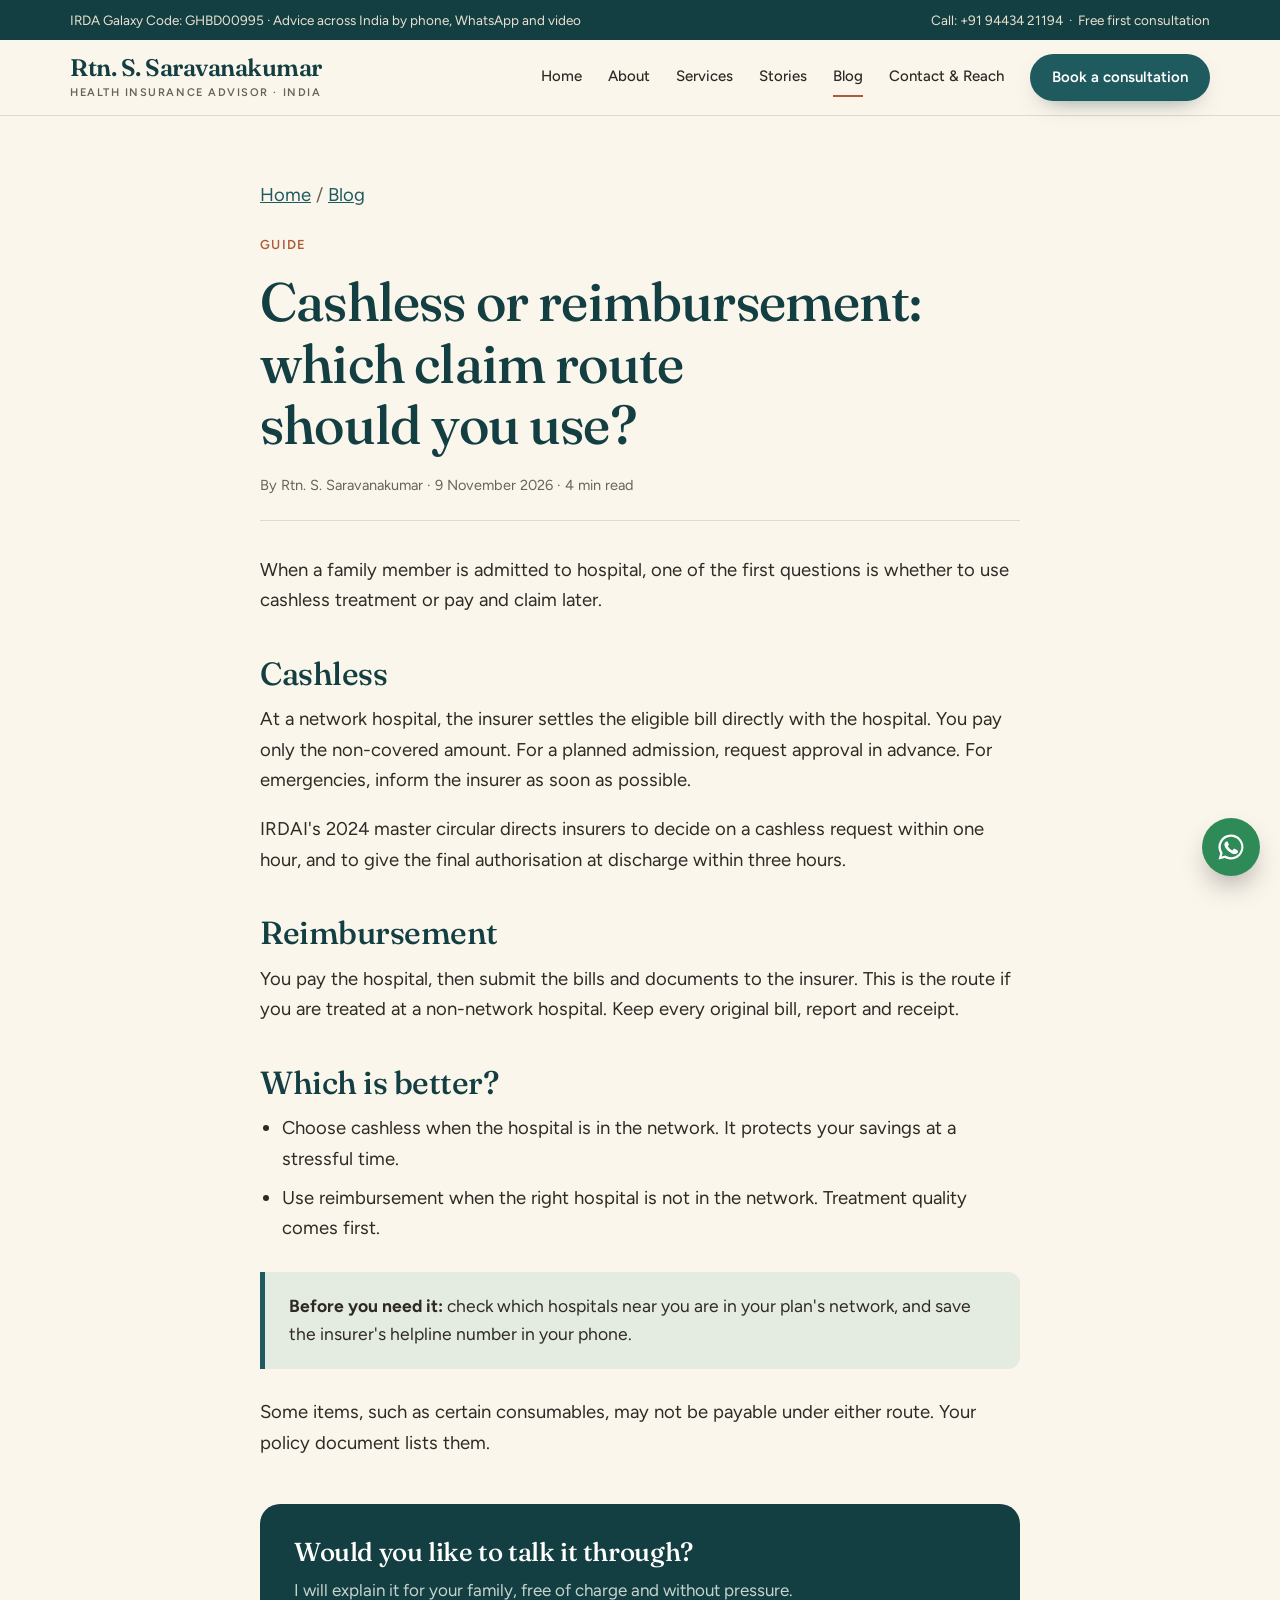
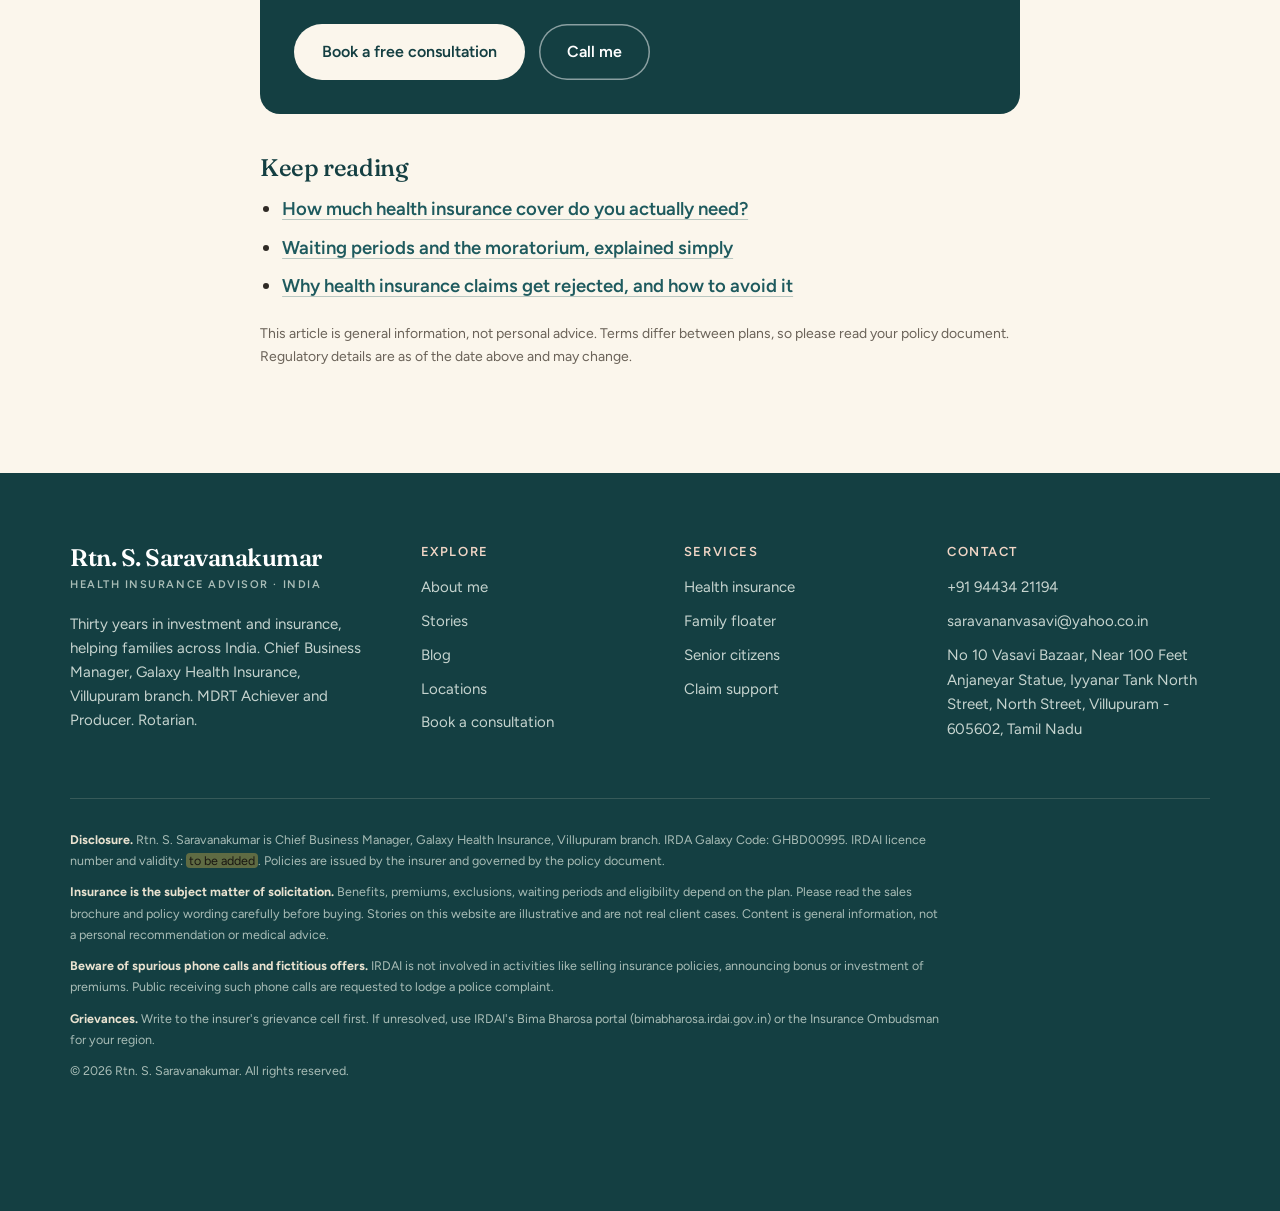
<file: blog/cashless-vs-reimbursement-claims.html>
<!doctype html>
<html lang="en"><head><meta charset="utf-8"><meta name="viewport" content="width=device-width, initial-scale=1, viewport-fit=cover">
<title>Cashless or reimbursement: which claim route should you use?</title><meta name="description" content="How each works, and what IRDAI now expects from insurers on cashless approvals. By Rtn. S. Saravanakumar.">
<link rel="canonical" href="https://www.insurewithsaravanaa.com/blog/cashless-vs-reimbursement-claims.html"><meta name="theme-color" content="#fbf6ec">
<meta property="og:title" content="Cashless or reimbursement: which claim route should you use?"><meta property="og:description" content="How each works, and what IRDAI now expects from insurers on cashless approvals. By Rtn. S. Saravanakumar."><meta property="og:type" content="website"><meta property="og:locale" content="en_IN"><meta property="og:image" content="https://www.insurewithsaravanaa.com/assets/img/portrait.jpg"><meta name="twitter:card" content="summary_large_image">
<link rel="preconnect" href="https://fonts.googleapis.com"><link rel="preconnect" href="https://fonts.gstatic.com" crossorigin><link href="https://fonts.googleapis.com/css2?family=Fraunces:ital,opsz,wght@0,9..144,400;0,9..144,500;0,9..144,600;1,9..144,400&family=Figtree:wght@400;500;600&family=La+Belle+Aurore&display=swap" rel="stylesheet"><link rel="stylesheet" href="../assets/style.css"><script type="application/ld+json">{"@context": "https://schema.org", "@type": "Article", "headline": "Cashless or reimbursement: which claim route should you use?", "description": "How each works, and what IRDAI now expects from insurers on cashless approvals.", "author": {"@type": "Person", "name": "Rtn. S. Saravanakumar"}, "datePublished": "2026-11-09", "mainEntityOfPage": "https://www.insurewithsaravanaa.com/blog/cashless-vs-reimbursement-claims.html"}</script></head>
<body><a class="skip" href="#main">Skip to content</a>
<div class="top"><div class="wrap"><span>IRDA Galaxy Code: GHBD00995 &middot; Advice across India by phone, WhatsApp and video</span><span><a href="tel:+919443421194" data-call>Call: +91&nbsp;94434&nbsp;21194</a> &nbsp;&middot;&nbsp; Free first consultation</span></div></div>
<header class="site"><div class="wrap hd"><a class="logo" href="../index.html"><b>Rtn. S. Saravanakumar</b><small>Health insurance advisor &middot; India</small></a>
<nav class="menu" aria-label="Primary"><a href="../index.html">Home</a><a href="../about.html">About</a><a href="../services.html">Services</a><a href="../stories.html">Stories</a><a href="../blog/index.html" aria-current=page>Blog</a><a href="../locations.html">Contact & Reach</a><a class="btn" href="../book-appointment.html">Book a consultation</a></nav>
<button class="burger" id="burger" aria-label="Menu" aria-expanded="false"><i></i><i></i></button></div></header>
<main id="main"><article class="article"><div class="narrow"><p class="crumbs"><a href="../index.html">Home</a> / <a href="index.html">Blog</a></p><span class="kicker">Guide</span><h1>Cashless or reimbursement: which claim route should you use?</h1>
<p class="meta">By Rtn. S. Saravanakumar &middot; 9 November 2026 &middot; 4 min read</p><p>When a family member is admitted to hospital, one of the first questions is whether to use cashless treatment or pay and claim later.</p><h2>Cashless</h2><p>At a network hospital, the insurer settles the eligible bill directly with the hospital. You pay only the non-covered amount. For a planned admission, request approval in advance. For emergencies, inform the insurer as soon as possible.</p><p>IRDAI's 2024 master circular directs insurers to decide on a cashless request within one hour, and to give the final authorisation at discharge within three hours.</p><h2>Reimbursement</h2><p>You pay the hospital, then submit the bills and documents to the insurer. This is the route if you are treated at a non-network hospital. Keep every original bill, report and receipt.</p><h2>Which is better?</h2><ul><li>Choose cashless when the hospital is in the network. It protects your savings at a stressful time.</li><li>Use reimbursement when the right hospital is not in the network. Treatment quality comes first.</li></ul><div class="callout"><b>Before you need it:</b> check which hospitals near you are in your plan's network, and save the insurer's helpline number in your phone.</div><p>Some items, such as certain consumables, may not be payable under either route. Your policy document lists them.</p>
<div class="cta-box"><h3>Would you like to talk it through?</h3><p>I will explain it for your family, free of charge and without pressure.</p><div class="cta"><a class="btn light" href="../book-appointment.html">Book a free consultation</a><a class="btn line" style="color:#fff;box-shadow:inset 0 0 0 1.5px rgba(255,255,255,.5)" href="#" data-call>Call me</a></div></div>
<h2 style="font-size:24px">Keep reading</h2><ul><li><a class="tlink" href="how-much-health-insurance-do-you-need.html">How much health insurance cover do you actually need?</a></li><li><a class="tlink" href="waiting-period-and-moratorium-explained.html">Waiting periods and the moratorium, explained simply</a></li><li><a class="tlink" href="why-health-insurance-claims-get-rejected.html">Why health insurance claims get rejected, and how to avoid it</a></li></ul>
<p style="font-size:14px;color:var(--muted)">This article is general information, not personal advice. Terms differ between plans, so please read your policy document. Regulatory details are as of the date above and may change.</p>
</div></article></main>
<footer class="site"><div class="wrap"><div class="fgrid">
<div><a class="logo" href="../index.html"><b>Rtn. S. Saravanakumar</b><small>Health insurance advisor &middot; India</small></a>
<p class="about">Thirty years in investment and insurance, helping families across India. Chief Business Manager, Galaxy Health Insurance, Villupuram branch. MDRT Achiever and Producer. Rotarian.</p></div>
<div><h4>Explore</h4><ul><li><a href="../about.html">About me</a></li><li><a href="../stories.html">Stories</a></li><li><a href="../blog/index.html">Blog</a></li><li><a href="../locations.html">Locations</a></li><li><a href="../book-appointment.html">Book a consultation</a></li></ul></div>
<div><h4>Services</h4><ul><li><a href="../health-insurance.html">Health insurance</a></li><li><a href="../family-health-insurance.html">Family floater</a></li><li><a href="../senior-citizen-health-insurance.html">Senior citizens</a></li><li><a href="../claim-support.html">Claim support</a></li></ul></div>
<div><h4>Contact</h4><ul><li><a href="tel:+919443421194" data-call>+91&nbsp;94434&nbsp;21194</a></li><li><a href="mailto:saravananvasavi@yahoo.co.in">saravananvasavi@yahoo.co.in</a></li><li>No 10 Vasavi Bazaar, Near 100 Feet Anjaneyar Statue, Iyyanar Tank North Street, North Street, Villupuram - 605602, Tamil Nadu</li></ul></div>
</div>
<div class="legal">
<p><b>Disclosure.</b> Rtn. S. Saravanakumar is Chief Business Manager, Galaxy Health Insurance, Villupuram branch. IRDA Galaxy Code: GHBD00995. IRDAI licence number and validity: <span class="todo">to be added</span>. Policies are issued by the insurer and governed by the policy document.</p>
<p><b>Insurance is the subject matter of solicitation.</b> Benefits, premiums, exclusions, waiting periods and eligibility depend on the plan. Please read the sales brochure and policy wording carefully before buying. Stories on this website are illustrative and are not real client cases. Content is general information, not a personal recommendation or medical advice.</p>
<p><b>Beware of spurious phone calls and fictitious offers.</b> IRDAI is not involved in activities like selling insurance policies, announcing bonus or investment of premiums. Public receiving such phone calls are requested to lodge a police complaint.</p>
<p><b>Grievances.</b> Write to the insurer's grievance cell first. If unresolved, use IRDAI's Bima Bharosa portal (bimabharosa.irdai.gov.in) or the Insurance Ombudsman for your region.</p>
<p>&copy; <span data-year>2026</span> Rtn. S. Saravanakumar. All rights reserved.</p>
</div></div></footer>
<a class="wa" data-wa href="#" aria-label="Chat on WhatsApp"><svg viewBox="0 0 24 24" fill="currentColor" aria-hidden="true"><path d="M12 2a10 10 0 0 0-8.600 15.100L2 22l5-1.300A10 10 0 1 0 12 2zm0 18.200a8.200 8.200 0 0 1-4.200-1.200l-.3-.2-3 .8.8-2.900-.2-.3A8.200 8.200 0 1 1 12 20.200zm4.500-6.100c-.2-.1-1.500-.7-1.700-.8s-.4-.1-.6.100-.6.800-.8 1-.3.200-.6.100a6.700 6.700 0 0 1-3.300-2.900c-.2-.4.200-.4.700-1.300.1-.2 0-.3 0-.5l-.8-1.800c-.2-.5-.4-.4-.6-.4h-.5a1 1 0 0 0-.7.300 3 3 0 0 0-.9 2.200 5.300 5.300 0 0 0 1.100 2.800 12 12 0 0 0 4.600 4c1.700.7 2.400.8 3.200.7a2.700 2.700 0 0 0 1.800-1.300 2.200 2.200 0 0 0 .2-1.300c-.1-.1-.3-.2-.5-.3z"/></svg></a>
<div class="mbar" id="mbar"><a class="c" href="#" data-call>Call now</a><a class="b" href="../book-appointment.html">Book consultation</a></div>
<script src="../assets/main.js"></script></body></html>
</file>
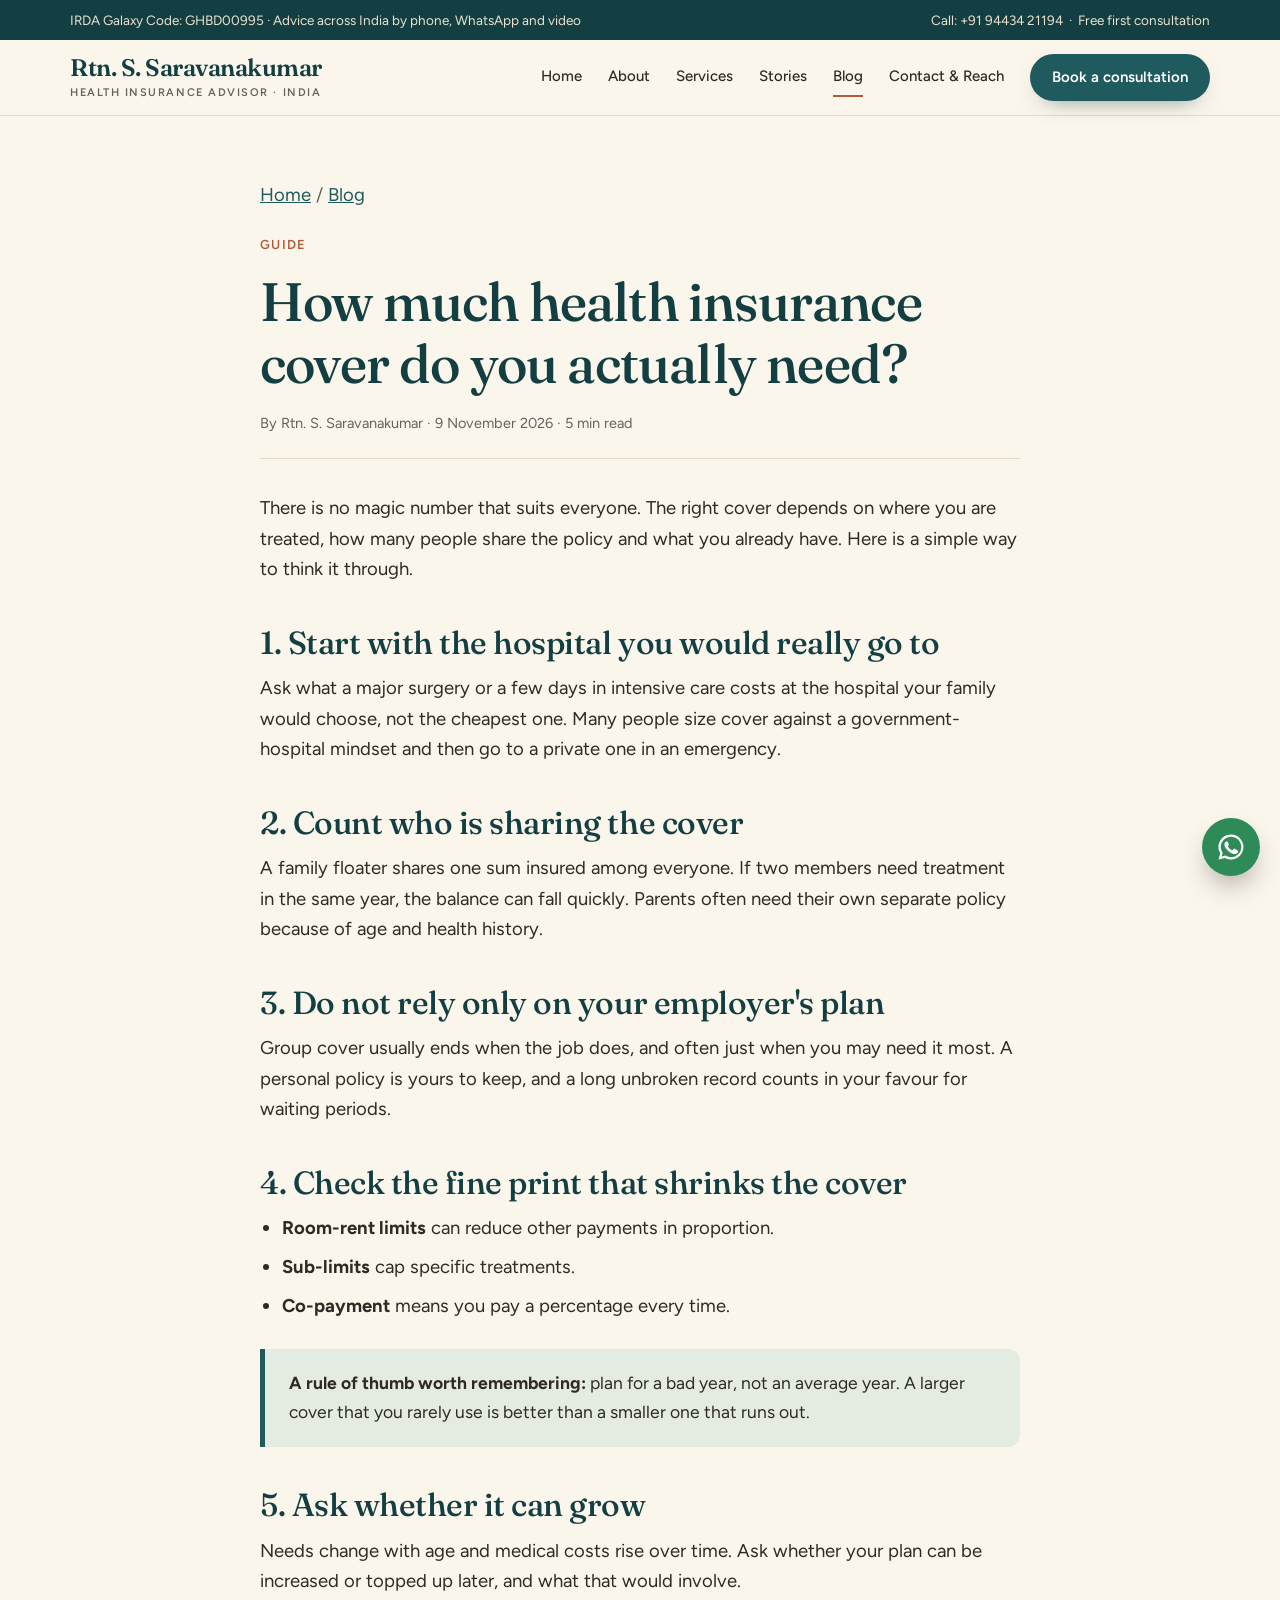
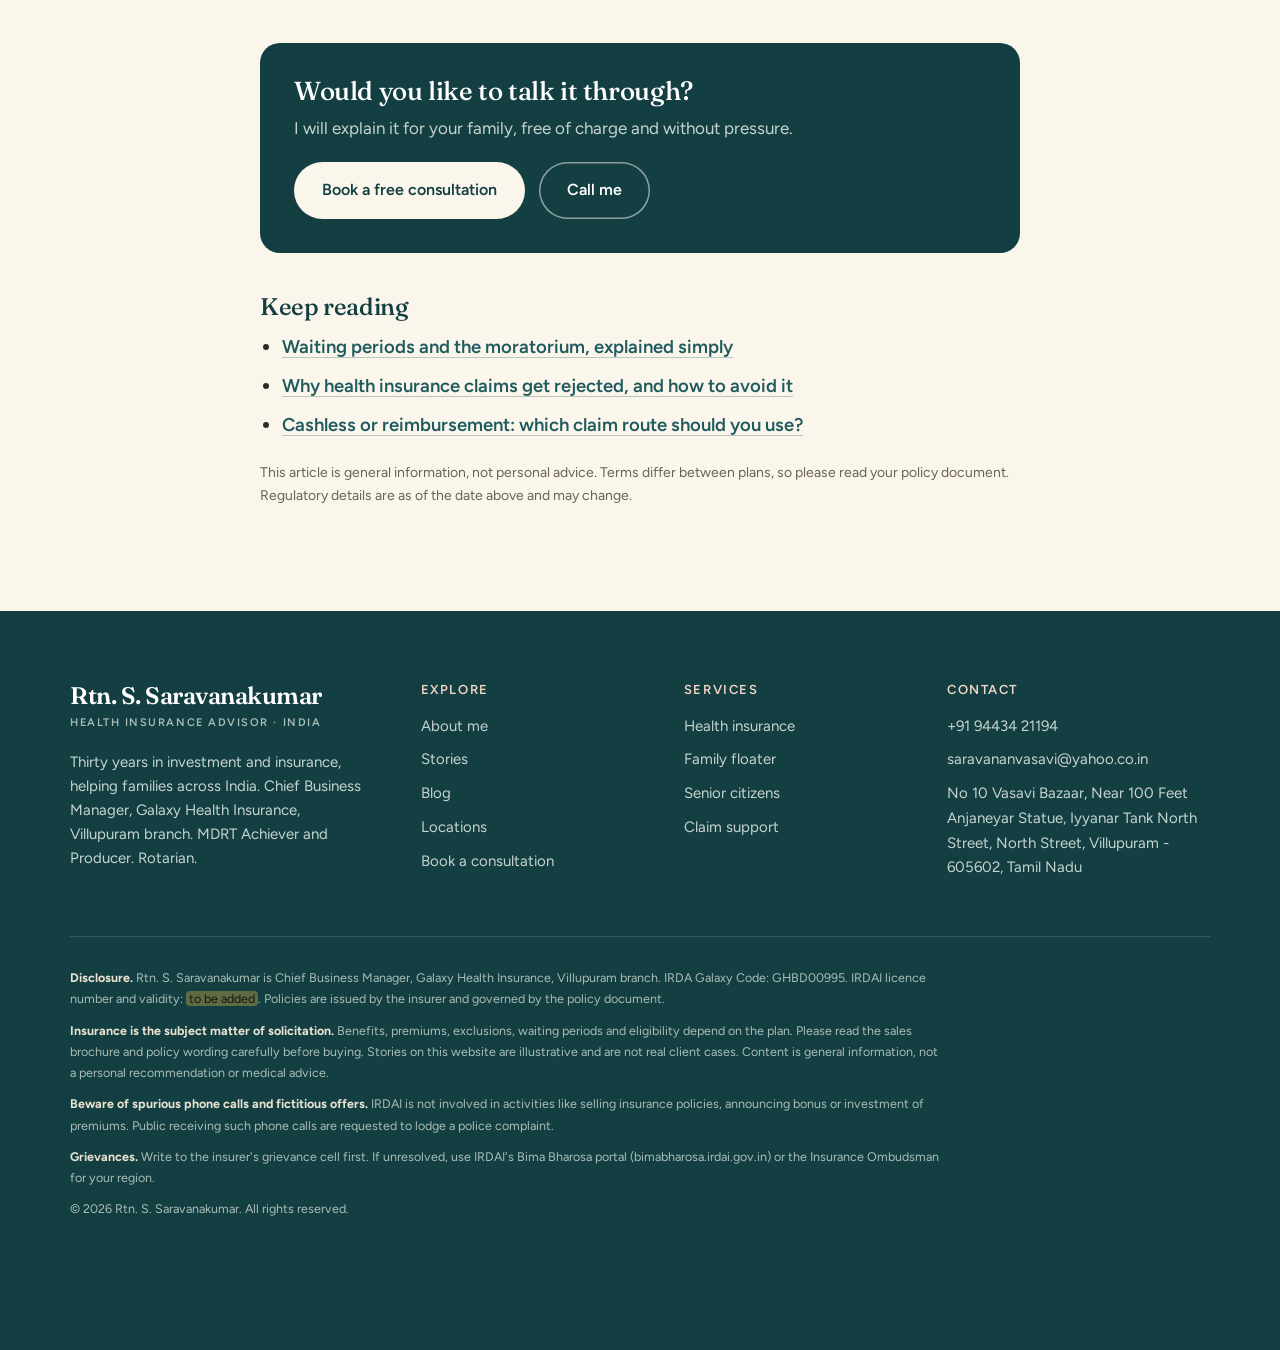
<file: blog/how-much-health-insurance-do-you-need.html>
<!doctype html>
<html lang="en"><head><meta charset="utf-8"><meta name="viewport" content="width=device-width, initial-scale=1, viewport-fit=cover">
<title>How much health insurance cover do you actually need?</title><meta name="description" content="A practical way to size your health cover, without guessing and without being oversold. By Rtn. S. Saravanakumar.">
<link rel="canonical" href="https://www.insurewithsaravanaa.com/blog/how-much-health-insurance-do-you-need.html"><meta name="theme-color" content="#fbf6ec">
<meta property="og:title" content="How much health insurance cover do you actually need?"><meta property="og:description" content="A practical way to size your health cover, without guessing and without being oversold. By Rtn. S. Saravanakumar."><meta property="og:type" content="website"><meta property="og:locale" content="en_IN"><meta property="og:image" content="https://www.insurewithsaravanaa.com/assets/img/portrait.jpg"><meta name="twitter:card" content="summary_large_image">
<link rel="preconnect" href="https://fonts.googleapis.com"><link rel="preconnect" href="https://fonts.gstatic.com" crossorigin><link href="https://fonts.googleapis.com/css2?family=Fraunces:ital,opsz,wght@0,9..144,400;0,9..144,500;0,9..144,600;1,9..144,400&family=Figtree:wght@400;500;600&family=La+Belle+Aurore&display=swap" rel="stylesheet"><link rel="stylesheet" href="../assets/style.css"><script type="application/ld+json">{"@context": "https://schema.org", "@type": "Article", "headline": "How much health insurance cover do you actually need?", "description": "A practical way to size your health cover, without guessing and without being oversold.", "author": {"@type": "Person", "name": "Rtn. S. Saravanakumar"}, "datePublished": "2026-11-09", "mainEntityOfPage": "https://www.insurewithsaravanaa.com/blog/how-much-health-insurance-do-you-need.html"}</script></head>
<body><a class="skip" href="#main">Skip to content</a>
<div class="top"><div class="wrap"><span>IRDA Galaxy Code: GHBD00995 &middot; Advice across India by phone, WhatsApp and video</span><span><a href="tel:+919443421194" data-call>Call: +91&nbsp;94434&nbsp;21194</a> &nbsp;&middot;&nbsp; Free first consultation</span></div></div>
<header class="site"><div class="wrap hd"><a class="logo" href="../index.html"><b>Rtn. S. Saravanakumar</b><small>Health insurance advisor &middot; India</small></a>
<nav class="menu" aria-label="Primary"><a href="../index.html">Home</a><a href="../about.html">About</a><a href="../services.html">Services</a><a href="../stories.html">Stories</a><a href="../blog/index.html" aria-current=page>Blog</a><a href="../locations.html">Contact & Reach</a><a class="btn" href="../book-appointment.html">Book a consultation</a></nav>
<button class="burger" id="burger" aria-label="Menu" aria-expanded="false"><i></i><i></i></button></div></header>
<main id="main"><article class="article"><div class="narrow"><p class="crumbs"><a href="../index.html">Home</a> / <a href="index.html">Blog</a></p><span class="kicker">Guide</span><h1>How much health insurance cover do you actually need?</h1>
<p class="meta">By Rtn. S. Saravanakumar &middot; 9 November 2026 &middot; 5 min read</p><p>There is no magic number that suits everyone. The right cover depends on where you are treated, how many people share the policy and what you already have. Here is a simple way to think it through.</p><h2>1. Start with the hospital you would really go to</h2><p>Ask what a major surgery or a few days in intensive care costs at the hospital your family would choose, not the cheapest one. Many people size cover against a government-hospital mindset and then go to a private one in an emergency.</p><h2>2. Count who is sharing the cover</h2><p>A family floater shares one sum insured among everyone. If two members need treatment in the same year, the balance can fall quickly. Parents often need their own separate policy because of age and health history.</p><h2>3. Do not rely only on your employer's plan</h2><p>Group cover usually ends when the job does, and often just when you may need it most. A personal policy is yours to keep, and a long unbroken record counts in your favour for waiting periods.</p><h2>4. Check the fine print that shrinks the cover</h2><ul><li><b>Room-rent limits</b> can reduce other payments in proportion.</li><li><b>Sub-limits</b> cap specific treatments.</li><li><b>Co-payment</b> means you pay a percentage every time.</li></ul><div class="callout"><b>A rule of thumb worth remembering:</b> plan for a bad year, not an average year. A larger cover that you rarely use is better than a smaller one that runs out.</div><h2>5. Ask whether it can grow</h2><p>Needs change with age and medical costs rise over time. Ask whether your plan can be increased or topped up later, and what that would involve.</p>
<div class="cta-box"><h3>Would you like to talk it through?</h3><p>I will explain it for your family, free of charge and without pressure.</p><div class="cta"><a class="btn light" href="../book-appointment.html">Book a free consultation</a><a class="btn line" style="color:#fff;box-shadow:inset 0 0 0 1.5px rgba(255,255,255,.5)" href="#" data-call>Call me</a></div></div>
<h2 style="font-size:24px">Keep reading</h2><ul><li><a class="tlink" href="waiting-period-and-moratorium-explained.html">Waiting periods and the moratorium, explained simply</a></li><li><a class="tlink" href="why-health-insurance-claims-get-rejected.html">Why health insurance claims get rejected, and how to avoid it</a></li><li><a class="tlink" href="cashless-vs-reimbursement-claims.html">Cashless or reimbursement: which claim route should you use?</a></li></ul>
<p style="font-size:14px;color:var(--muted)">This article is general information, not personal advice. Terms differ between plans, so please read your policy document. Regulatory details are as of the date above and may change.</p>
</div></article></main>
<footer class="site"><div class="wrap"><div class="fgrid">
<div><a class="logo" href="../index.html"><b>Rtn. S. Saravanakumar</b><small>Health insurance advisor &middot; India</small></a>
<p class="about">Thirty years in investment and insurance, helping families across India. Chief Business Manager, Galaxy Health Insurance, Villupuram branch. MDRT Achiever and Producer. Rotarian.</p></div>
<div><h4>Explore</h4><ul><li><a href="../about.html">About me</a></li><li><a href="../stories.html">Stories</a></li><li><a href="../blog/index.html">Blog</a></li><li><a href="../locations.html">Locations</a></li><li><a href="../book-appointment.html">Book a consultation</a></li></ul></div>
<div><h4>Services</h4><ul><li><a href="../health-insurance.html">Health insurance</a></li><li><a href="../family-health-insurance.html">Family floater</a></li><li><a href="../senior-citizen-health-insurance.html">Senior citizens</a></li><li><a href="../claim-support.html">Claim support</a></li></ul></div>
<div><h4>Contact</h4><ul><li><a href="tel:+919443421194" data-call>+91&nbsp;94434&nbsp;21194</a></li><li><a href="mailto:saravananvasavi@yahoo.co.in">saravananvasavi@yahoo.co.in</a></li><li>No 10 Vasavi Bazaar, Near 100 Feet Anjaneyar Statue, Iyyanar Tank North Street, North Street, Villupuram - 605602, Tamil Nadu</li></ul></div>
</div>
<div class="legal">
<p><b>Disclosure.</b> Rtn. S. Saravanakumar is Chief Business Manager, Galaxy Health Insurance, Villupuram branch. IRDA Galaxy Code: GHBD00995. IRDAI licence number and validity: <span class="todo">to be added</span>. Policies are issued by the insurer and governed by the policy document.</p>
<p><b>Insurance is the subject matter of solicitation.</b> Benefits, premiums, exclusions, waiting periods and eligibility depend on the plan. Please read the sales brochure and policy wording carefully before buying. Stories on this website are illustrative and are not real client cases. Content is general information, not a personal recommendation or medical advice.</p>
<p><b>Beware of spurious phone calls and fictitious offers.</b> IRDAI is not involved in activities like selling insurance policies, announcing bonus or investment of premiums. Public receiving such phone calls are requested to lodge a police complaint.</p>
<p><b>Grievances.</b> Write to the insurer's grievance cell first. If unresolved, use IRDAI's Bima Bharosa portal (bimabharosa.irdai.gov.in) or the Insurance Ombudsman for your region.</p>
<p>&copy; <span data-year>2026</span> Rtn. S. Saravanakumar. All rights reserved.</p>
</div></div></footer>
<a class="wa" data-wa href="#" aria-label="Chat on WhatsApp"><svg viewBox="0 0 24 24" fill="currentColor" aria-hidden="true"><path d="M12 2a10 10 0 0 0-8.600 15.100L2 22l5-1.300A10 10 0 1 0 12 2zm0 18.200a8.200 8.200 0 0 1-4.200-1.200l-.3-.2-3 .8.8-2.900-.2-.3A8.200 8.200 0 1 1 12 20.200zm4.500-6.100c-.2-.1-1.500-.7-1.700-.8s-.4-.1-.6.100-.6.800-.8 1-.3.200-.6.100a6.700 6.700 0 0 1-3.300-2.900c-.2-.4.200-.4.700-1.300.1-.2 0-.3 0-.5l-.8-1.800c-.2-.5-.4-.4-.6-.4h-.5a1 1 0 0 0-.7.300 3 3 0 0 0-.9 2.200 5.300 5.300 0 0 0 1.100 2.800 12 12 0 0 0 4.600 4c1.700.7 2.400.8 3.200.7a2.700 2.700 0 0 0 1.800-1.300 2.200 2.200 0 0 0 .2-1.300c-.1-.1-.3-.2-.5-.3z"/></svg></a>
<div class="mbar" id="mbar"><a class="c" href="#" data-call>Call now</a><a class="b" href="../book-appointment.html">Book consultation</a></div>
<script src="../assets/main.js"></script></body></html>
</file>
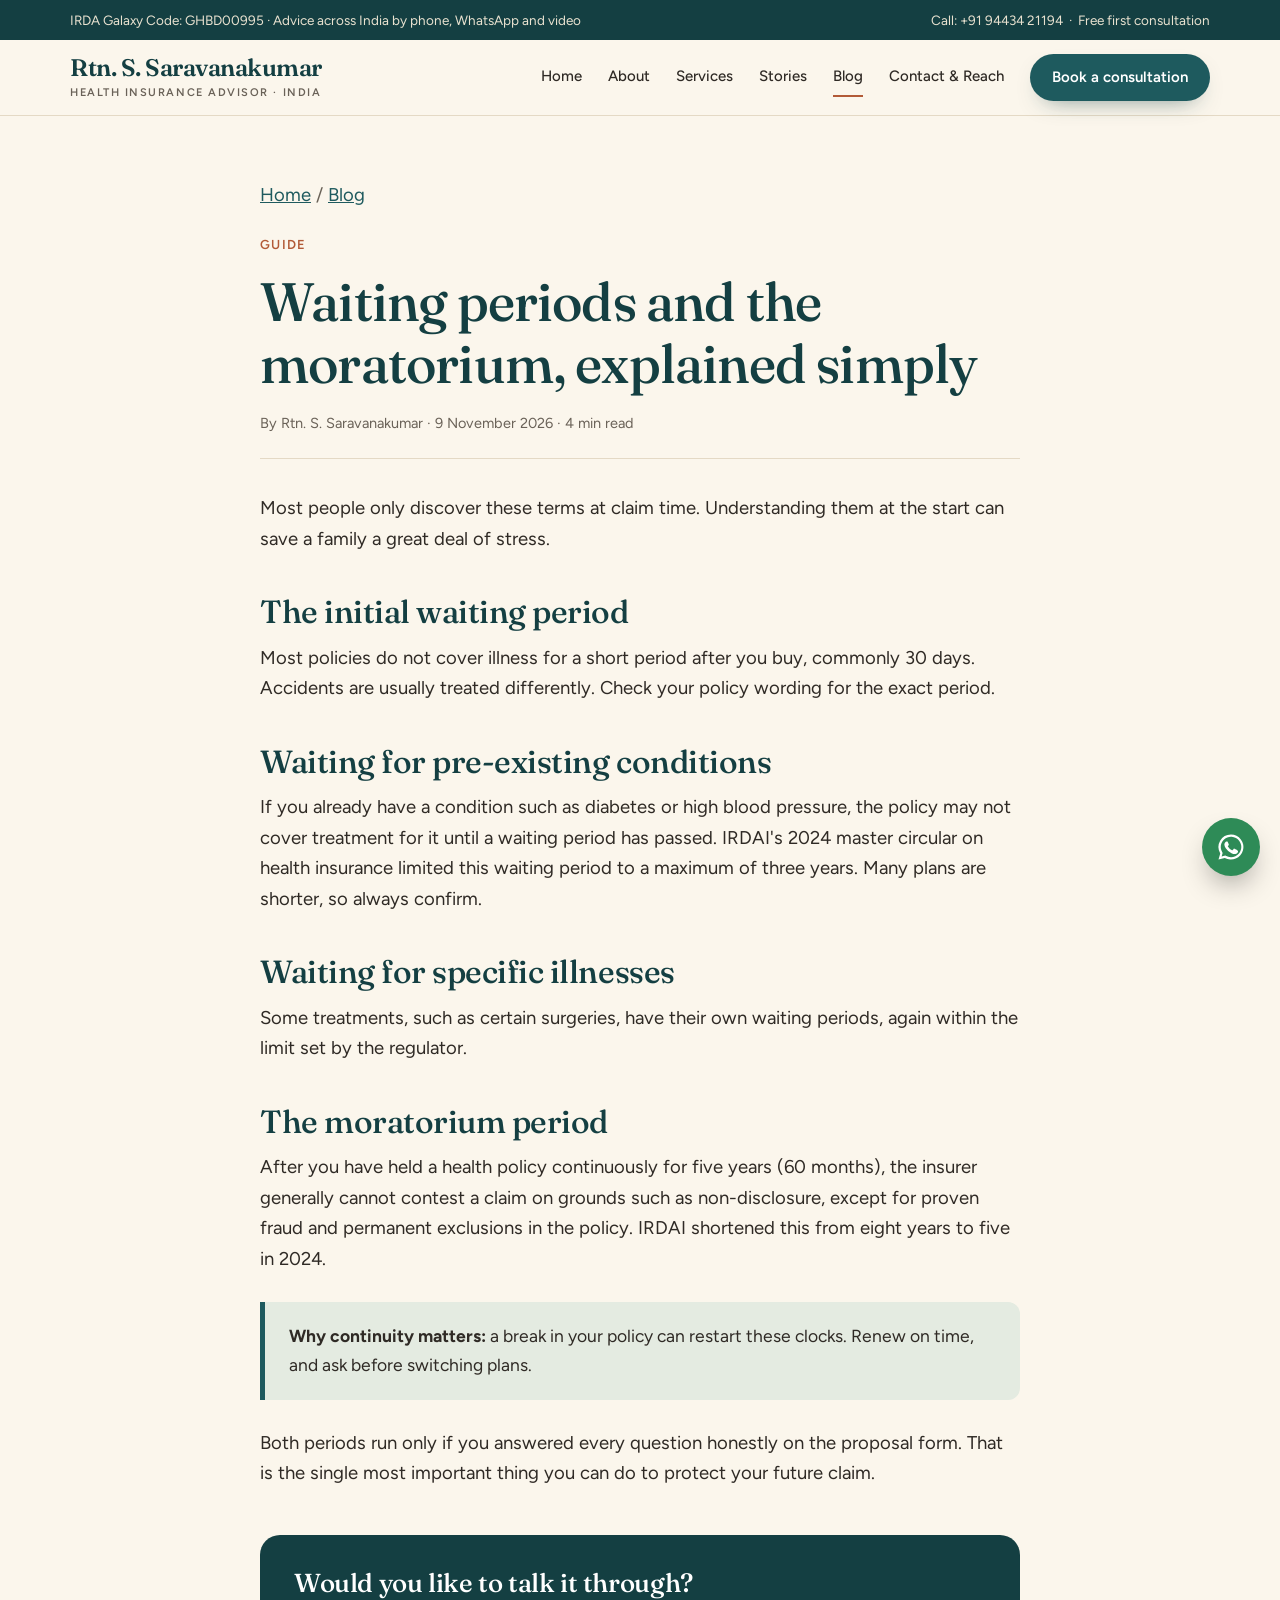
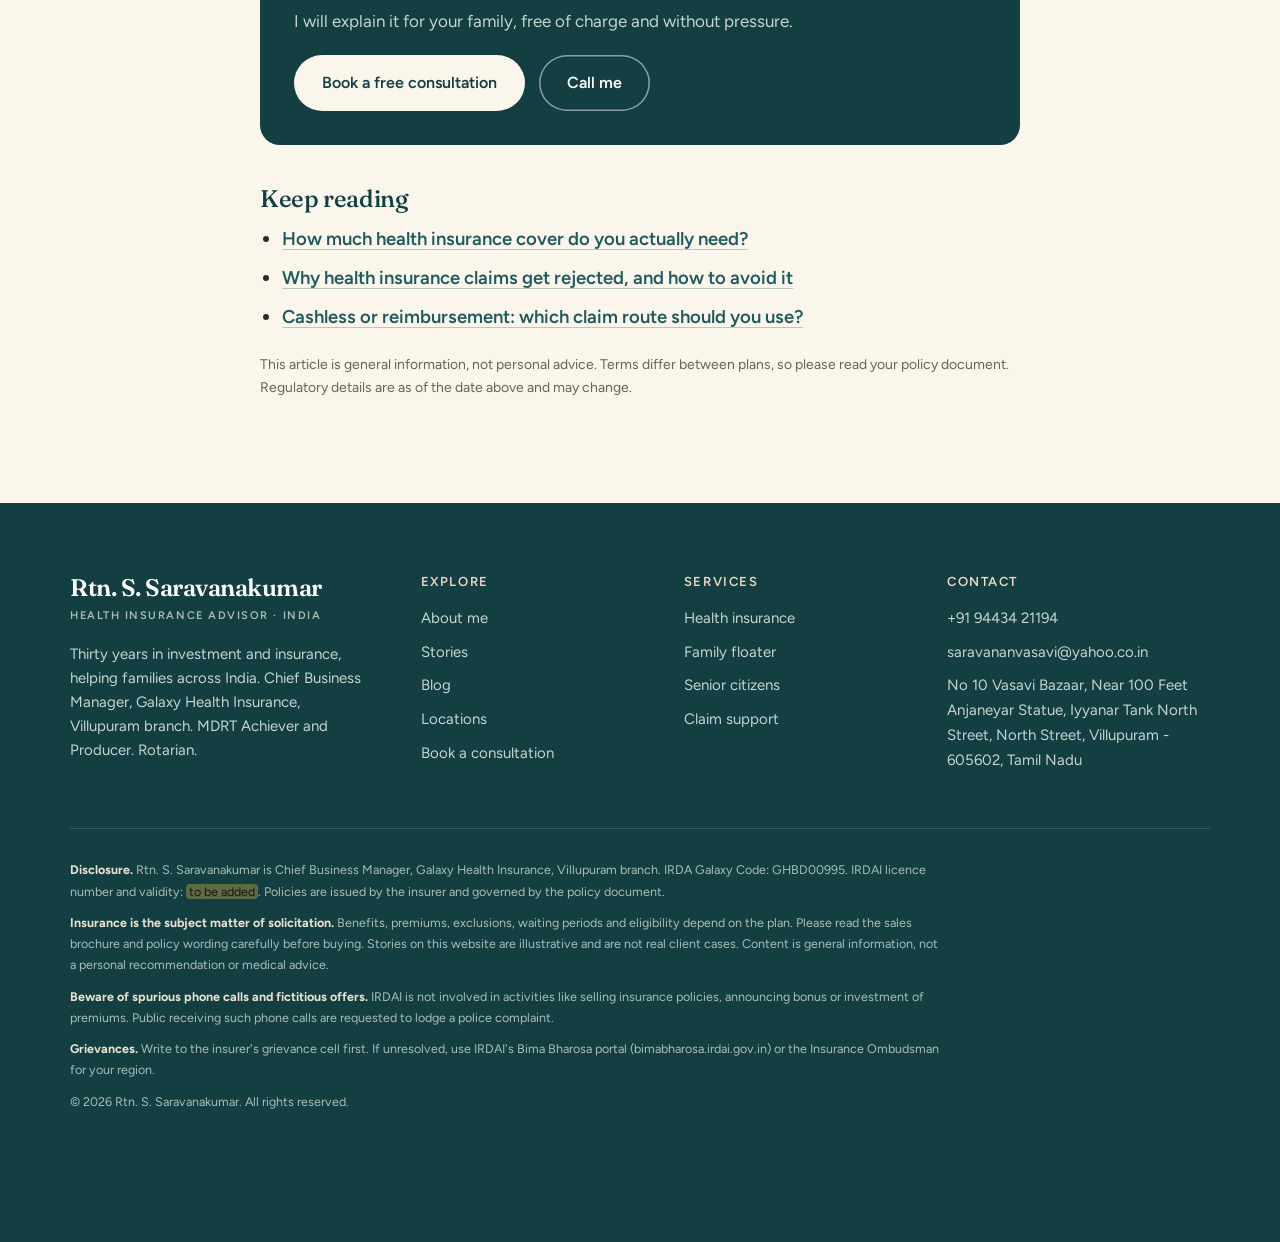
<file: blog/waiting-period-and-moratorium-explained.html>
<!doctype html>
<html lang="en"><head><meta charset="utf-8"><meta name="viewport" content="width=device-width, initial-scale=1, viewport-fit=cover">
<title>Waiting periods and the moratorium, explained simply</title><meta name="description" content="Two phrases in every health policy that decide whether a claim is paid. What they mean, in plain words. By Rtn. S. Saravanakumar.">
<link rel="canonical" href="https://www.insurewithsaravanaa.com/blog/waiting-period-and-moratorium-explained.html"><meta name="theme-color" content="#fbf6ec">
<meta property="og:title" content="Waiting periods and the moratorium, explained simply"><meta property="og:description" content="Two phrases in every health policy that decide whether a claim is paid. What they mean, in plain words. By Rtn. S. Saravanakumar."><meta property="og:type" content="website"><meta property="og:locale" content="en_IN"><meta property="og:image" content="https://www.insurewithsaravanaa.com/assets/img/portrait.jpg"><meta name="twitter:card" content="summary_large_image">
<link rel="preconnect" href="https://fonts.googleapis.com"><link rel="preconnect" href="https://fonts.gstatic.com" crossorigin><link href="https://fonts.googleapis.com/css2?family=Fraunces:ital,opsz,wght@0,9..144,400;0,9..144,500;0,9..144,600;1,9..144,400&family=Figtree:wght@400;500;600&family=La+Belle+Aurore&display=swap" rel="stylesheet"><link rel="stylesheet" href="../assets/style.css"><script type="application/ld+json">{"@context": "https://schema.org", "@type": "Article", "headline": "Waiting periods and the moratorium, explained simply", "description": "Two phrases in every health policy that decide whether a claim is paid. What they mean, in plain words.", "author": {"@type": "Person", "name": "Rtn. S. Saravanakumar"}, "datePublished": "2026-11-09", "mainEntityOfPage": "https://www.insurewithsaravanaa.com/blog/waiting-period-and-moratorium-explained.html"}</script></head>
<body><a class="skip" href="#main">Skip to content</a>
<div class="top"><div class="wrap"><span>IRDA Galaxy Code: GHBD00995 &middot; Advice across India by phone, WhatsApp and video</span><span><a href="tel:+919443421194" data-call>Call: +91&nbsp;94434&nbsp;21194</a> &nbsp;&middot;&nbsp; Free first consultation</span></div></div>
<header class="site"><div class="wrap hd"><a class="logo" href="../index.html"><b>Rtn. S. Saravanakumar</b><small>Health insurance advisor &middot; India</small></a>
<nav class="menu" aria-label="Primary"><a href="../index.html">Home</a><a href="../about.html">About</a><a href="../services.html">Services</a><a href="../stories.html">Stories</a><a href="../blog/index.html" aria-current=page>Blog</a><a href="../locations.html">Contact & Reach</a><a class="btn" href="../book-appointment.html">Book a consultation</a></nav>
<button class="burger" id="burger" aria-label="Menu" aria-expanded="false"><i></i><i></i></button></div></header>
<main id="main"><article class="article"><div class="narrow"><p class="crumbs"><a href="../index.html">Home</a> / <a href="index.html">Blog</a></p><span class="kicker">Guide</span><h1>Waiting periods and the moratorium, explained simply</h1>
<p class="meta">By Rtn. S. Saravanakumar &middot; 9 November 2026 &middot; 4 min read</p><p>Most people only discover these terms at claim time. Understanding them at the start can save a family a great deal of stress.</p><h2>The initial waiting period</h2><p>Most policies do not cover illness for a short period after you buy, commonly 30 days. Accidents are usually treated differently. Check your policy wording for the exact period.</p><h2>Waiting for pre-existing conditions</h2><p>If you already have a condition such as diabetes or high blood pressure, the policy may not cover treatment for it until a waiting period has passed. IRDAI's 2024 master circular on health insurance limited this waiting period to a maximum of three years. Many plans are shorter, so always confirm.</p><h2>Waiting for specific illnesses</h2><p>Some treatments, such as certain surgeries, have their own waiting periods, again within the limit set by the regulator.</p><h2>The moratorium period</h2><p>After you have held a health policy continuously for five years (60 months), the insurer generally cannot contest a claim on grounds such as non-disclosure, except for proven fraud and permanent exclusions in the policy. IRDAI shortened this from eight years to five in 2024.</p><div class="callout"><b>Why continuity matters:</b> a break in your policy can restart these clocks. Renew on time, and ask before switching plans.</div><p>Both periods run only if you answered every question honestly on the proposal form. That is the single most important thing you can do to protect your future claim.</p>
<div class="cta-box"><h3>Would you like to talk it through?</h3><p>I will explain it for your family, free of charge and without pressure.</p><div class="cta"><a class="btn light" href="../book-appointment.html">Book a free consultation</a><a class="btn line" style="color:#fff;box-shadow:inset 0 0 0 1.5px rgba(255,255,255,.5)" href="#" data-call>Call me</a></div></div>
<h2 style="font-size:24px">Keep reading</h2><ul><li><a class="tlink" href="how-much-health-insurance-do-you-need.html">How much health insurance cover do you actually need?</a></li><li><a class="tlink" href="why-health-insurance-claims-get-rejected.html">Why health insurance claims get rejected, and how to avoid it</a></li><li><a class="tlink" href="cashless-vs-reimbursement-claims.html">Cashless or reimbursement: which claim route should you use?</a></li></ul>
<p style="font-size:14px;color:var(--muted)">This article is general information, not personal advice. Terms differ between plans, so please read your policy document. Regulatory details are as of the date above and may change.</p>
</div></article></main>
<footer class="site"><div class="wrap"><div class="fgrid">
<div><a class="logo" href="../index.html"><b>Rtn. S. Saravanakumar</b><small>Health insurance advisor &middot; India</small></a>
<p class="about">Thirty years in investment and insurance, helping families across India. Chief Business Manager, Galaxy Health Insurance, Villupuram branch. MDRT Achiever and Producer. Rotarian.</p></div>
<div><h4>Explore</h4><ul><li><a href="../about.html">About me</a></li><li><a href="../stories.html">Stories</a></li><li><a href="../blog/index.html">Blog</a></li><li><a href="../locations.html">Locations</a></li><li><a href="../book-appointment.html">Book a consultation</a></li></ul></div>
<div><h4>Services</h4><ul><li><a href="../health-insurance.html">Health insurance</a></li><li><a href="../family-health-insurance.html">Family floater</a></li><li><a href="../senior-citizen-health-insurance.html">Senior citizens</a></li><li><a href="../claim-support.html">Claim support</a></li></ul></div>
<div><h4>Contact</h4><ul><li><a href="tel:+919443421194" data-call>+91&nbsp;94434&nbsp;21194</a></li><li><a href="mailto:saravananvasavi@yahoo.co.in">saravananvasavi@yahoo.co.in</a></li><li>No 10 Vasavi Bazaar, Near 100 Feet Anjaneyar Statue, Iyyanar Tank North Street, North Street, Villupuram - 605602, Tamil Nadu</li></ul></div>
</div>
<div class="legal">
<p><b>Disclosure.</b> Rtn. S. Saravanakumar is Chief Business Manager, Galaxy Health Insurance, Villupuram branch. IRDA Galaxy Code: GHBD00995. IRDAI licence number and validity: <span class="todo">to be added</span>. Policies are issued by the insurer and governed by the policy document.</p>
<p><b>Insurance is the subject matter of solicitation.</b> Benefits, premiums, exclusions, waiting periods and eligibility depend on the plan. Please read the sales brochure and policy wording carefully before buying. Stories on this website are illustrative and are not real client cases. Content is general information, not a personal recommendation or medical advice.</p>
<p><b>Beware of spurious phone calls and fictitious offers.</b> IRDAI is not involved in activities like selling insurance policies, announcing bonus or investment of premiums. Public receiving such phone calls are requested to lodge a police complaint.</p>
<p><b>Grievances.</b> Write to the insurer's grievance cell first. If unresolved, use IRDAI's Bima Bharosa portal (bimabharosa.irdai.gov.in) or the Insurance Ombudsman for your region.</p>
<p>&copy; <span data-year>2026</span> Rtn. S. Saravanakumar. All rights reserved.</p>
</div></div></footer>
<a class="wa" data-wa href="#" aria-label="Chat on WhatsApp"><svg viewBox="0 0 24 24" fill="currentColor" aria-hidden="true"><path d="M12 2a10 10 0 0 0-8.600 15.100L2 22l5-1.300A10 10 0 1 0 12 2zm0 18.200a8.200 8.200 0 0 1-4.200-1.200l-.3-.2-3 .8.8-2.900-.2-.3A8.200 8.200 0 1 1 12 20.200zm4.500-6.100c-.2-.1-1.500-.7-1.700-.8s-.4-.1-.6.100-.6.800-.8 1-.3.200-.6.100a6.700 6.700 0 0 1-3.300-2.900c-.2-.4.200-.4.700-1.300.1-.2 0-.3 0-.5l-.8-1.800c-.2-.5-.4-.4-.6-.4h-.5a1 1 0 0 0-.7.300 3 3 0 0 0-.9 2.200 5.300 5.300 0 0 0 1.100 2.800 12 12 0 0 0 4.600 4c1.700.7 2.400.8 3.200.7a2.700 2.700 0 0 0 1.800-1.300 2.200 2.200 0 0 0 .2-1.300c-.1-.1-.3-.2-.5-.3z"/></svg></a>
<div class="mbar" id="mbar"><a class="c" href="#" data-call>Call now</a><a class="b" href="../book-appointment.html">Book consultation</a></div>
<script src="../assets/main.js"></script></body></html>
</file>
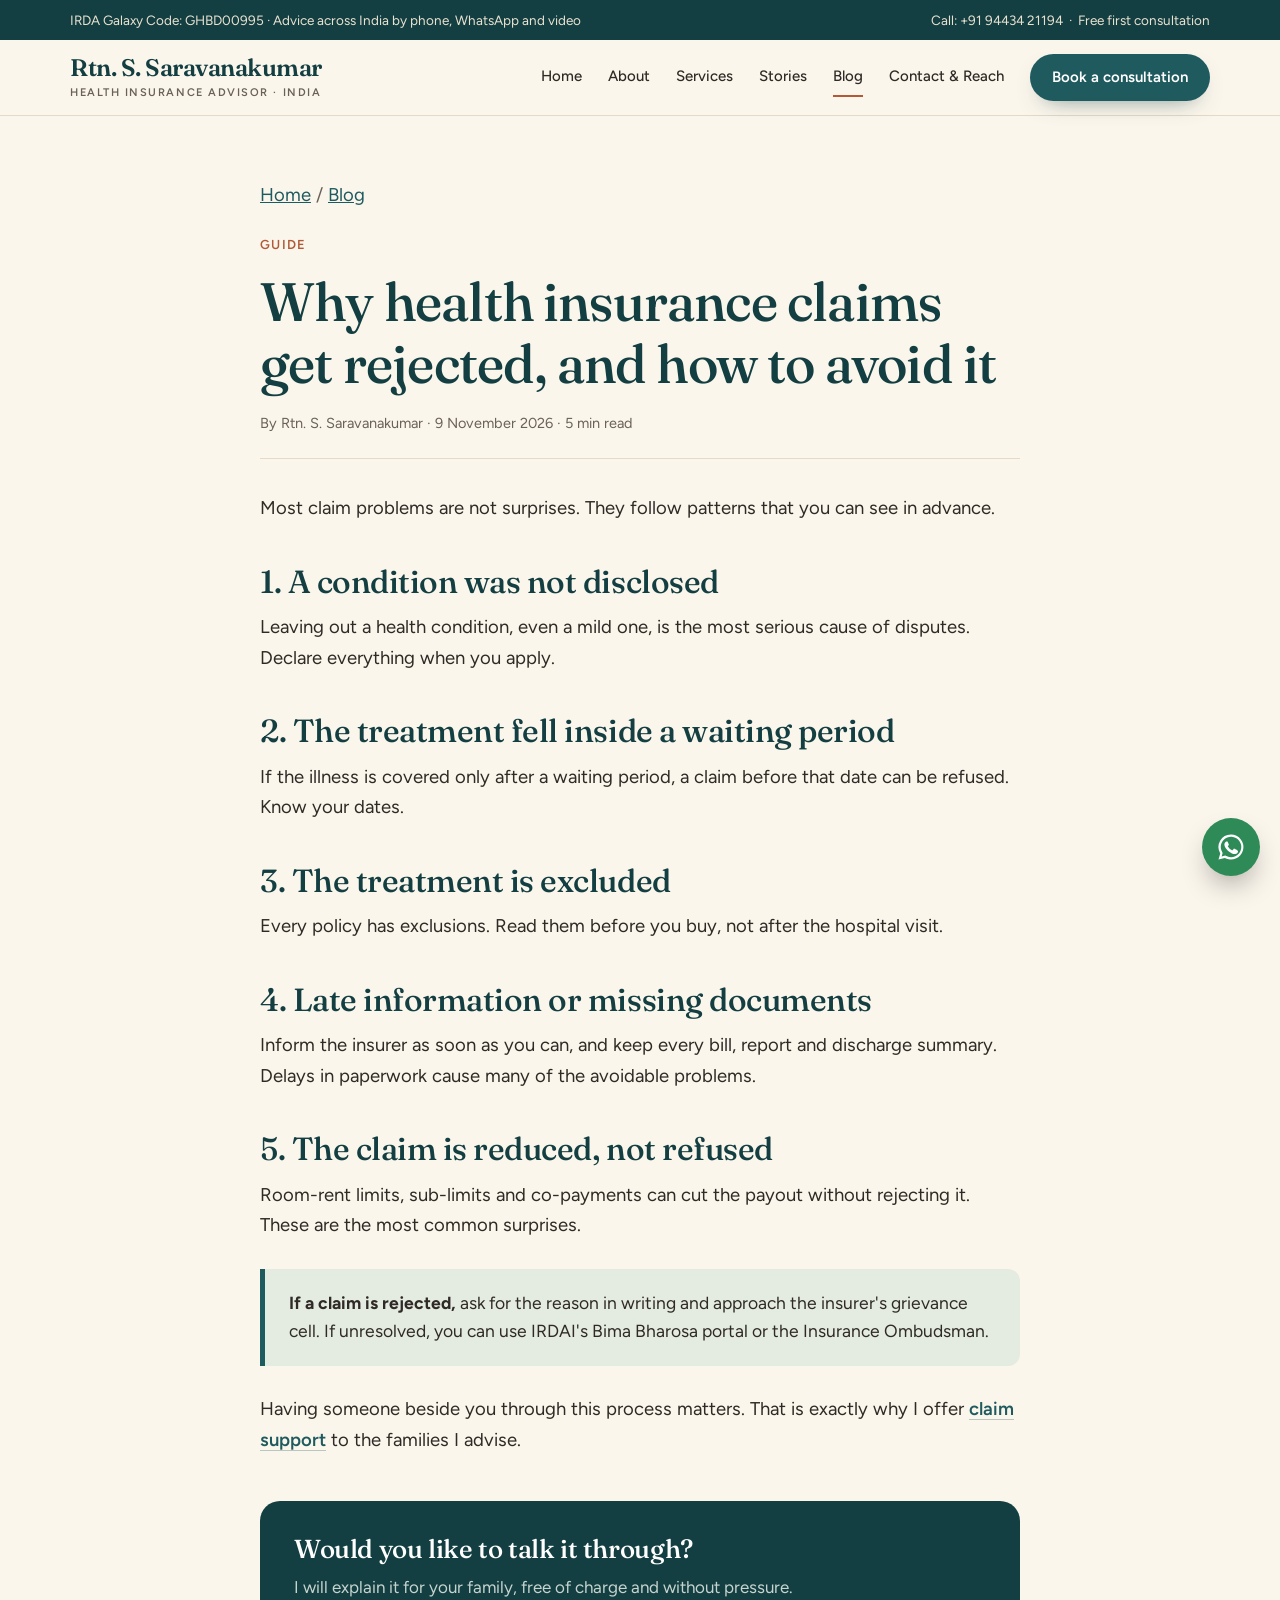
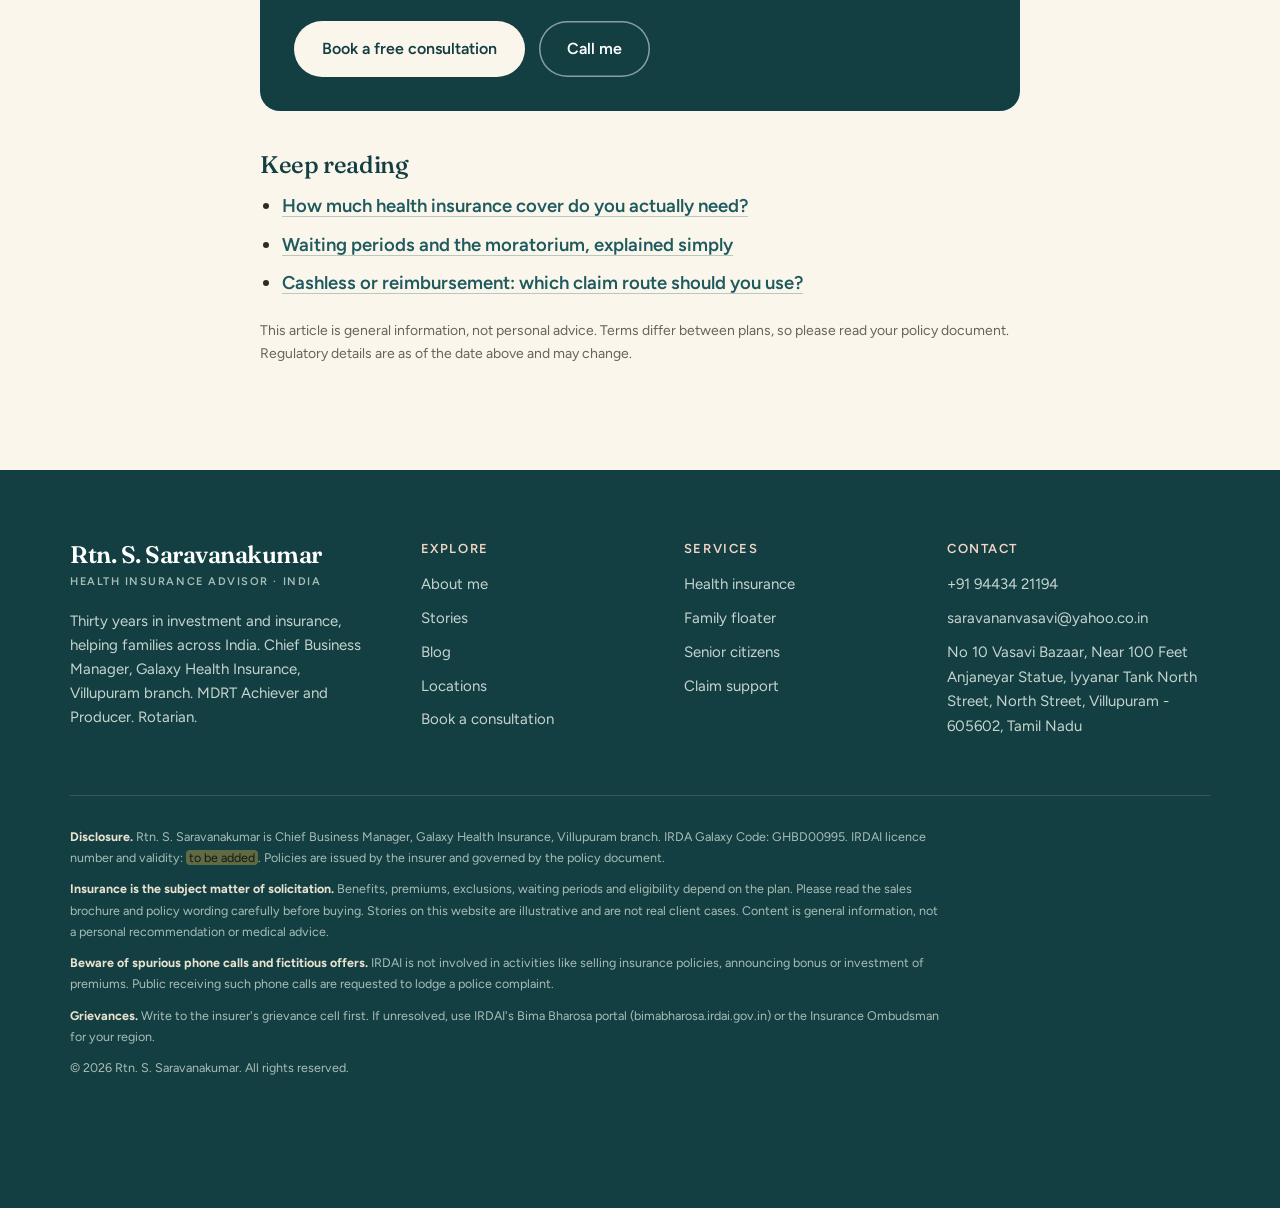
<file: blog/why-health-insurance-claims-get-rejected.html>
<!doctype html>
<html lang="en"><head><meta charset="utf-8"><meta name="viewport" content="width=device-width, initial-scale=1, viewport-fit=cover">
<title>Why health insurance claims get rejected, and how to avoid it</title><meta name="description" content="The common reasons a claim is reduced or refused, and the simple habits that prevent them. By Rtn. S. Saravanakumar.">
<link rel="canonical" href="https://www.insurewithsaravanaa.com/blog/why-health-insurance-claims-get-rejected.html"><meta name="theme-color" content="#fbf6ec">
<meta property="og:title" content="Why health insurance claims get rejected, and how to avoid it"><meta property="og:description" content="The common reasons a claim is reduced or refused, and the simple habits that prevent them. By Rtn. S. Saravanakumar."><meta property="og:type" content="website"><meta property="og:locale" content="en_IN"><meta property="og:image" content="https://www.insurewithsaravanaa.com/assets/img/portrait.jpg"><meta name="twitter:card" content="summary_large_image">
<link rel="preconnect" href="https://fonts.googleapis.com"><link rel="preconnect" href="https://fonts.gstatic.com" crossorigin><link href="https://fonts.googleapis.com/css2?family=Fraunces:ital,opsz,wght@0,9..144,400;0,9..144,500;0,9..144,600;1,9..144,400&family=Figtree:wght@400;500;600&family=La+Belle+Aurore&display=swap" rel="stylesheet"><link rel="stylesheet" href="../assets/style.css"><script type="application/ld+json">{"@context": "https://schema.org", "@type": "Article", "headline": "Why health insurance claims get rejected, and how to avoid it", "description": "The common reasons a claim is reduced or refused, and the simple habits that prevent them.", "author": {"@type": "Person", "name": "Rtn. S. Saravanakumar"}, "datePublished": "2026-11-09", "mainEntityOfPage": "https://www.insurewithsaravanaa.com/blog/why-health-insurance-claims-get-rejected.html"}</script></head>
<body><a class="skip" href="#main">Skip to content</a>
<div class="top"><div class="wrap"><span>IRDA Galaxy Code: GHBD00995 &middot; Advice across India by phone, WhatsApp and video</span><span><a href="tel:+919443421194" data-call>Call: +91&nbsp;94434&nbsp;21194</a> &nbsp;&middot;&nbsp; Free first consultation</span></div></div>
<header class="site"><div class="wrap hd"><a class="logo" href="../index.html"><b>Rtn. S. Saravanakumar</b><small>Health insurance advisor &middot; India</small></a>
<nav class="menu" aria-label="Primary"><a href="../index.html">Home</a><a href="../about.html">About</a><a href="../services.html">Services</a><a href="../stories.html">Stories</a><a href="../blog/index.html" aria-current=page>Blog</a><a href="../locations.html">Contact & Reach</a><a class="btn" href="../book-appointment.html">Book a consultation</a></nav>
<button class="burger" id="burger" aria-label="Menu" aria-expanded="false"><i></i><i></i></button></div></header>
<main id="main"><article class="article"><div class="narrow"><p class="crumbs"><a href="../index.html">Home</a> / <a href="index.html">Blog</a></p><span class="kicker">Guide</span><h1>Why health insurance claims get rejected, and how to avoid it</h1>
<p class="meta">By Rtn. S. Saravanakumar &middot; 9 November 2026 &middot; 5 min read</p><p>Most claim problems are not surprises. They follow patterns that you can see in advance.</p><h2>1. A condition was not disclosed</h2><p>Leaving out a health condition, even a mild one, is the most serious cause of disputes. Declare everything when you apply.</p><h2>2. The treatment fell inside a waiting period</h2><p>If the illness is covered only after a waiting period, a claim before that date can be refused. Know your dates.</p><h2>3. The treatment is excluded</h2><p>Every policy has exclusions. Read them before you buy, not after the hospital visit.</p><h2>4. Late information or missing documents</h2><p>Inform the insurer as soon as you can, and keep every bill, report and discharge summary. Delays in paperwork cause many of the avoidable problems.</p><h2>5. The claim is reduced, not refused</h2><p>Room-rent limits, sub-limits and co-payments can cut the payout without rejecting it. These are the most common surprises.</p><div class="callout"><b>If a claim is rejected,</b> ask for the reason in writing and approach the insurer's grievance cell. If unresolved, you can use IRDAI's Bima Bharosa portal or the Insurance Ombudsman.</div><p>Having someone beside you through this process matters. That is exactly why I offer <a class="tlink" href="../claim-support.html">claim support</a> to the families I advise.</p>
<div class="cta-box"><h3>Would you like to talk it through?</h3><p>I will explain it for your family, free of charge and without pressure.</p><div class="cta"><a class="btn light" href="../book-appointment.html">Book a free consultation</a><a class="btn line" style="color:#fff;box-shadow:inset 0 0 0 1.5px rgba(255,255,255,.5)" href="#" data-call>Call me</a></div></div>
<h2 style="font-size:24px">Keep reading</h2><ul><li><a class="tlink" href="how-much-health-insurance-do-you-need.html">How much health insurance cover do you actually need?</a></li><li><a class="tlink" href="waiting-period-and-moratorium-explained.html">Waiting periods and the moratorium, explained simply</a></li><li><a class="tlink" href="cashless-vs-reimbursement-claims.html">Cashless or reimbursement: which claim route should you use?</a></li></ul>
<p style="font-size:14px;color:var(--muted)">This article is general information, not personal advice. Terms differ between plans, so please read your policy document. Regulatory details are as of the date above and may change.</p>
</div></article></main>
<footer class="site"><div class="wrap"><div class="fgrid">
<div><a class="logo" href="../index.html"><b>Rtn. S. Saravanakumar</b><small>Health insurance advisor &middot; India</small></a>
<p class="about">Thirty years in investment and insurance, helping families across India. Chief Business Manager, Galaxy Health Insurance, Villupuram branch. MDRT Achiever and Producer. Rotarian.</p></div>
<div><h4>Explore</h4><ul><li><a href="../about.html">About me</a></li><li><a href="../stories.html">Stories</a></li><li><a href="../blog/index.html">Blog</a></li><li><a href="../locations.html">Locations</a></li><li><a href="../book-appointment.html">Book a consultation</a></li></ul></div>
<div><h4>Services</h4><ul><li><a href="../health-insurance.html">Health insurance</a></li><li><a href="../family-health-insurance.html">Family floater</a></li><li><a href="../senior-citizen-health-insurance.html">Senior citizens</a></li><li><a href="../claim-support.html">Claim support</a></li></ul></div>
<div><h4>Contact</h4><ul><li><a href="tel:+919443421194" data-call>+91&nbsp;94434&nbsp;21194</a></li><li><a href="mailto:saravananvasavi@yahoo.co.in">saravananvasavi@yahoo.co.in</a></li><li>No 10 Vasavi Bazaar, Near 100 Feet Anjaneyar Statue, Iyyanar Tank North Street, North Street, Villupuram - 605602, Tamil Nadu</li></ul></div>
</div>
<div class="legal">
<p><b>Disclosure.</b> Rtn. S. Saravanakumar is Chief Business Manager, Galaxy Health Insurance, Villupuram branch. IRDA Galaxy Code: GHBD00995. IRDAI licence number and validity: <span class="todo">to be added</span>. Policies are issued by the insurer and governed by the policy document.</p>
<p><b>Insurance is the subject matter of solicitation.</b> Benefits, premiums, exclusions, waiting periods and eligibility depend on the plan. Please read the sales brochure and policy wording carefully before buying. Stories on this website are illustrative and are not real client cases. Content is general information, not a personal recommendation or medical advice.</p>
<p><b>Beware of spurious phone calls and fictitious offers.</b> IRDAI is not involved in activities like selling insurance policies, announcing bonus or investment of premiums. Public receiving such phone calls are requested to lodge a police complaint.</p>
<p><b>Grievances.</b> Write to the insurer's grievance cell first. If unresolved, use IRDAI's Bima Bharosa portal (bimabharosa.irdai.gov.in) or the Insurance Ombudsman for your region.</p>
<p>&copy; <span data-year>2026</span> Rtn. S. Saravanakumar. All rights reserved.</p>
</div></div></footer>
<a class="wa" data-wa href="#" aria-label="Chat on WhatsApp"><svg viewBox="0 0 24 24" fill="currentColor" aria-hidden="true"><path d="M12 2a10 10 0 0 0-8.600 15.100L2 22l5-1.300A10 10 0 1 0 12 2zm0 18.200a8.200 8.200 0 0 1-4.200-1.200l-.3-.2-3 .8.8-2.900-.2-.3A8.200 8.200 0 1 1 12 20.200zm4.500-6.100c-.2-.1-1.500-.7-1.700-.8s-.4-.1-.6.100-.6.800-.8 1-.3.200-.6.100a6.700 6.700 0 0 1-3.300-2.900c-.2-.4.200-.4.700-1.300.1-.2 0-.3 0-.5l-.8-1.800c-.2-.5-.4-.4-.6-.4h-.5a1 1 0 0 0-.7.300 3 3 0 0 0-.9 2.200 5.300 5.300 0 0 0 1.100 2.800 12 12 0 0 0 4.600 4c1.700.7 2.400.8 3.200.7a2.700 2.700 0 0 0 1.800-1.300 2.200 2.200 0 0 0 .2-1.300c-.1-.1-.3-.2-.5-.3z"/></svg></a>
<div class="mbar" id="mbar"><a class="c" href="#" data-call>Call now</a><a class="b" href="../book-appointment.html">Book consultation</a></div>
<script src="../assets/main.js"></script></body></html>
</file>
<file: assets/style.css>
/* Saravana Kumar — warm, calm, trustworthy.
   Palette logic: cream + sand = warmth and ease; deep teal = trust and calm (the category's proven anchor);
   terracotta = small human accents only (never the main button). */
:root{
  --cream:#fbf6ec; --sand:#f3e8d4; --peach:#f6e0ca; --sage:#e4ebe1; --teal-soft:#d9e8e5;
  --teal:#1e5a5e; --teal-dk:#143f42; --terra:#b25a37; --terra-soft:#f1d6c6;
  --ink:#2f2a25; --muted:#6a6258; --line:#e4d9c5; --white:#fffdf8;
  --head:'Fraunces',Georgia,serif; --body:'Figtree',system-ui,-apple-system,'Segoe UI',sans-serif;
  --ease:cubic-bezier(.25,.8,.25,1); --r:20px; --r-sm:12px;
  --shadow:0 18px 40px -24px rgba(47,42,37,.35);
}
*{box-sizing:border-box;margin:0;padding:0}
html{scroll-behavior:smooth;-webkit-text-size-adjust:100%}
body{background:var(--cream);color:var(--ink);font-family:var(--body);font-size:17px;line-height:1.65;-webkit-font-smoothing:antialiased;overflow-x:hidden;overflow-x:clip}
img,svg{display:block;max-width:100%}
a{color:inherit}
button{font:inherit;color:inherit;background:none;border:0;cursor:pointer}
h1,h2,h3,h4{font-family:var(--head);font-weight:500;letter-spacing:-.015em;line-height:1.14;color:var(--teal-dk);text-wrap:balance}
p{text-wrap:pretty}
:focus-visible{outline:3px solid var(--terra);outline-offset:3px;border-radius:6px}
.wrap{width:min(1140px,100% - 44px);margin-inline:auto}
.narrow{width:min(760px,100% - 44px);margin-inline:auto}
.skip{position:absolute;left:-999px;top:8px;background:var(--teal);color:#fff;padding:10px 16px;border-radius:8px;z-index:100}.skip:focus{left:8px}
.kicker{font-size:13px;font-weight:600;letter-spacing:.1em;text-transform:uppercase;color:var(--terra)}
.todo{background:rgba(236,190,70,.35);border-radius:4px;padding:0 .25em}

/* motion: gentle, once */
.r{opacity:0;transform:translateY(14px);transition:opacity .8s var(--ease),transform .8s var(--ease)}
.r.in{opacity:1;transform:none}

/* buttons */
.btn{display:inline-flex;align-items:center;justify-content:center;gap:.6rem;padding:15px 28px;border-radius:99px;background:var(--teal);color:#fff;font-weight:600;font-size:16px;text-decoration:none;transition:background .3s var(--ease),transform .3s var(--ease),box-shadow .3s;box-shadow:0 10px 24px -14px rgba(20,63,66,.7);min-height:50px}
.btn:hover{background:var(--teal-dk);transform:translateY(-2px)}
.btn:active{transform:scale(.98)}
.btn.line{background:transparent;color:var(--teal-dk);box-shadow:inset 0 0 0 1.5px var(--teal)}
.btn.line:hover{background:var(--teal-soft)}
.btn.light{background:var(--cream);color:var(--teal-dk);box-shadow:none}
.btn.light:hover{background:#fff}
.btn svg{width:18px;height:18px;flex:none}
.tlink{color:var(--teal);font-weight:600;text-decoration:underline;text-decoration-color:rgba(30,90,94,.3);text-underline-offset:4px;transition:text-decoration-color .3s}
.tlink:hover{text-decoration-color:var(--terra)}

/* header */
.top{background:var(--teal-dk);color:#e9e2d0;font-size:13.5px}
.top .wrap{display:flex;justify-content:space-between;gap:16px;padding:9px 0;flex-wrap:wrap}
.top a{text-decoration:none}.top a:hover{text-decoration:underline}
header.site{position:sticky;top:0;z-index:40;background:rgba(251,246,236,.94);backdrop-filter:blur(12px);-webkit-backdrop-filter:blur(12px);border-bottom:1px solid var(--line)}
.hd{display:flex;align-items:center;justify-content:space-between;gap:20px;padding:14px 0}
.logo{text-decoration:none;line-height:1.1}
.logo b{font-family:var(--head);font-weight:600;font-size:24px;color:var(--teal-dk);letter-spacing:-.02em;display:block}
.logo small{font-size:11px;letter-spacing:.14em;text-transform:uppercase;color:var(--muted);font-weight:600}
.menu{display:flex;align-items:center;gap:26px;font-size:15px;font-weight:500}
.menu a{text-decoration:none;color:var(--ink);padding:6px 0;border-bottom:2px solid transparent;transition:border-color .3s}
.menu a:hover,.menu a[aria-current]{border-color:var(--terra)}
.menu .btn{padding:11px 22px;min-height:44px;font-size:15px;border:0;color:#fff}
.menu .btn:hover{border:0}
.burger{display:none;width:46px;height:46px;border-radius:50%;background:var(--sand);position:relative}
.burger i{position:absolute;left:14px;right:14px;height:2px;background:var(--teal-dk);border-radius:2px;transition:transform .45s var(--ease)}
.burger i:nth-child(1){top:18px}.burger i:nth-child(2){top:26px}
.open .burger i:nth-child(1){transform:translateY(4px) rotate(45deg)}.open .burger i:nth-child(2){transform:translateY(-4px) rotate(-45deg)}

/* hero */
.hero{padding:64px 0 88px;background:radial-gradient(900px 500px at 90% 0%,var(--peach),transparent 65%),var(--cream)}
.hero-grid{display:grid;grid-template-columns:1.1fr .9fr;gap:60px;align-items:center}
.hero h1{font-size:clamp(38px,5.2vw,66px);margin:18px 0 22px}
.hero h1 em{font-style:italic;color:var(--terra);font-weight:400}
.hero .lede{font-size:19.5px;color:var(--muted);max-width:33em}
.cta{display:flex;flex-wrap:wrap;gap:14px;margin-top:34px}
.assure{display:flex;flex-wrap:wrap;gap:10px 26px;margin-top:34px;font-size:14.5px;color:var(--muted)}
.assure span{display:inline-flex;gap:8px;align-items:center}
.assure svg{width:20px;height:20px;color:var(--teal);flex:none}
.art{position:relative}
.art svg.scene{border-radius:28px;width:100%;box-shadow:var(--shadow)}
.hello{position:absolute;left:-22px;bottom:28px;background:var(--white);border-radius:var(--r);padding:16px 20px;box-shadow:var(--shadow);max-width:260px;border:1px solid var(--line)}
.hello b{display:block;font-family:var(--head);font-size:19px;color:var(--teal-dk);font-weight:500}
.hello span{font-size:13.5px;color:var(--muted);line-height:1.4;display:block;margin-top:2px}

/* sections */
section.s{padding:92px 0}
.s.sand{background:var(--sand)}.s.sage{background:var(--sage)}.s.white{background:var(--white)}
.s.teal{background:var(--teal-dk);color:#e9e2d0}.s.teal h2,.s.teal h3{color:#fff}.s.teal .kicker{color:var(--terra-soft)}
.sh{max-width:680px;margin-bottom:48px}
.sh h2{font-size:clamp(30px,3.8vw,46px);margin:12px 0 14px}
.sh p{color:var(--muted);font-size:18px}
.s.teal .sh p{color:#c6d4cf}
.center{text-align:center;margin-inline:auto}

/* trust bar */
.trust{background:var(--white);border-bottom:1px solid var(--line);border-top:1px solid var(--line)}
.trust .wrap{display:grid;grid-template-columns:repeat(4,1fr)}
.tb{padding:26px 22px;display:flex;gap:14px;align-items:center;border-left:1px solid var(--line)}
.tb:first-child{border-left:0;padding-left:0}
.tb svg{width:34px;height:34px;color:var(--terra);flex:none}
.tb b{display:block;font-family:var(--head);font-size:24px;color:var(--teal-dk);font-weight:500;line-height:1.1}
.tb span{font-size:13.5px;color:var(--muted);line-height:1.35;display:block}

/* grids and cards */
.grid{display:grid;gap:22px}
.g2{grid-template-columns:repeat(2,1fr)}.g3{grid-template-columns:repeat(3,1fr)}.g4{grid-template-columns:repeat(4,1fr)}
.card{background:var(--white);border-radius:var(--r);padding:30px;border:1px solid var(--line);transition:transform .45s var(--ease),box-shadow .45s var(--ease);display:flex;flex-direction:column}
a.card{text-decoration:none}
a.card:hover{transform:translateY(-4px);box-shadow:var(--shadow)}
.card .ic{width:52px;height:52px;border-radius:16px;background:var(--teal-soft);display:grid;place-items:center;margin-bottom:20px;color:var(--teal)}
.card .ic svg{width:26px;height:26px}
.card h3{font-size:23px;margin-bottom:8px}
.card p{color:var(--muted);font-size:16px}
.card .more{margin-top:auto;padding-top:18px;color:var(--teal);font-weight:600;font-size:15px}
.s.sand .card,.s.sage .card{background:var(--cream)}

/* empathy columns */
.three{display:grid;grid-template-columns:repeat(3,1fr);gap:0;border-top:2px solid var(--teal)}
.three div{padding:28px 28px 8px 0}
.three div+div{padding-left:28px;border-left:1px solid var(--line)}
.three .n{font-family:var(--head);font-style:italic;color:var(--terra);font-size:20px}
.three h3{font-size:24px;margin:6px 0 8px}
.three p{color:var(--muted)}

/* stories */
.story{background:var(--white);border-radius:var(--r);padding:30px;border:1px solid var(--line);border-top:5px solid var(--terra);display:flex;flex-direction:column}
.tag{align-self:flex-start;font-size:12px;font-weight:600;letter-spacing:.06em;text-transform:uppercase;background:var(--terra-soft);color:#7a3a1e;padding:4px 12px;border-radius:99px;margin-bottom:16px}
.story h3{font-size:24px;margin-bottom:10px}
.story p{color:var(--muted);font-size:16px}
.story .lesson{margin-top:16px;padding-top:14px;border-top:1px dashed var(--line);font-size:15px;color:var(--teal-dk)}
.story .lesson b{color:var(--terra)}
.story-long{max-width:760px;margin:0 auto 56px;padding-bottom:56px;border-bottom:1px solid var(--line)}
.story-long:last-of-type{border:0}
.story-long h2{font-size:clamp(28px,3.4vw,38px);margin:10px 0 18px}
.story-long p{margin-bottom:1em;font-size:18px}
.story-long .lesson{background:var(--sage);padding:18px 22px;border-radius:var(--r-sm);margin-top:20px;font-size:16.5px}
.disclaimer{font-size:14px;color:var(--muted);background:var(--sand);padding:14px 18px;border-radius:var(--r-sm);margin-bottom:40px}

/* steps */
.steps{display:grid;grid-template-columns:repeat(3,1fr);gap:26px;counter-reset:s}
.step{position:relative;padding:34px 28px 28px;background:var(--cream);border-radius:var(--r);border:1px solid var(--line)}
.step::before{counter-increment:s;content:counter(s);position:absolute;top:-20px;left:26px;width:42px;height:42px;border-radius:50%;background:var(--teal);color:#fff;display:grid;place-items:center;font-family:var(--head);font-size:20px}
.step h3{font-size:22px;margin:6px 0 8px}
.step p{color:var(--muted);font-size:16px}

/* about */
.about-grid{display:grid;grid-template-columns:.85fr 1.15fr;gap:64px;align-items:center}
.portrait{aspect-ratio:4/5;border-radius:28px;background:linear-gradient(160deg,var(--peach),var(--sand));border:1px solid var(--line);display:grid;place-items:center;text-align:center;padding:28px;color:var(--muted);font-size:15px;box-shadow:var(--shadow);position:relative;overflow:hidden}
.portrait img{position:absolute;inset:0;width:100%;height:100%;object-fit:cover}
.portrait svg{width:90px;height:90px;color:var(--terra);opacity:.5;margin:0 auto 12px}
.creds{list-style:none;display:grid;gap:12px;margin:26px 0 30px}
.creds li{display:flex;gap:14px;align-items:flex-start}
.creds svg{width:24px;height:24px;color:var(--teal);flex:none;margin-top:2px}
.creds b{color:var(--teal-dk)}
.sig{font-family:'La Belle Aurore',cursive;font-size:40px;color:var(--teal-dk);transform:rotate(-2deg);display:inline-block}

/* testimonials (to fill) */
.quote{background:var(--white);border:2px dashed #cdbf9f;border-radius:var(--r);padding:28px;color:var(--muted);font-size:15.5px}
.quote.real{border:1px solid var(--line);border-style:solid}
.quote b{display:block;color:var(--teal-dk);margin-top:14px;font-size:15px}

/* faq */
.faq{max-width:820px;margin:0 auto}
details{background:var(--white);border:1px solid var(--line);border-radius:var(--r-sm);margin-bottom:12px;transition:box-shadow .3s}
details[open]{box-shadow:var(--shadow)}
summary{list-style:none;cursor:pointer;padding:20px 24px;font-family:var(--head);font-size:20px;color:var(--teal-dk);display:flex;justify-content:space-between;gap:20px;align-items:center;min-height:56px}
summary::-webkit-details-marker{display:none}
summary::after{content:"+";font-family:var(--body);font-size:28px;line-height:1;color:var(--terra);transition:transform .4s var(--ease)}
details[open] summary::after{transform:rotate(45deg)}
details p{padding:0 24px 22px;color:var(--muted)}

/* blog */
.post-card{display:flex;flex-direction:column;background:var(--white);border:1px solid var(--line);border-radius:var(--r);overflow:hidden;text-decoration:none;transition:transform .45s var(--ease),box-shadow .45s}
.post-card:hover{transform:translateY(-4px);box-shadow:var(--shadow)}
.post-card .cover{height:150px;display:grid;place-items:center;color:var(--teal)}
.post-card .cover svg{width:54px;height:54px}
.c1{background:var(--teal-soft)}.c2{background:var(--peach)}.c3{background:var(--sage)}.c4{background:var(--terra-soft)}
.post-card .pc{padding:24px 26px 28px;display:flex;flex-direction:column;flex:1}
.post-card h3{font-size:22px;margin:8px 0 10px}
.post-card p{color:var(--muted);font-size:15.5px}
.post-card .meta{margin-top:auto;padding-top:16px;font-size:13.5px;color:var(--muted)}
.article{padding:64px 0 90px}
.article h1{font-size:clamp(34px,4.6vw,54px);margin:14px 0 18px}
.article .meta{color:var(--muted);font-size:14.5px;margin-bottom:34px;padding-bottom:22px;border-bottom:1px solid var(--line)}
.article h2{font-size:clamp(25px,3vw,32px);margin:40px 0 12px}
.article p,.article li{font-size:18.5px;margin-bottom:1em}
.article ul,.article ol{padding-left:1.3em;margin-bottom:1.2em}
.article li{margin-bottom:.45em}
.callout{background:var(--sage);border-left:5px solid var(--teal);padding:20px 24px;border-radius:0 var(--r-sm) var(--r-sm) 0;margin:28px 0;font-size:17.5px}
.cta-box{background:var(--teal-dk);color:#e9e2d0;border-radius:var(--r);padding:34px;margin:46px 0 10px}
.cta-box h3{color:#fff;font-size:26px;margin-bottom:8px}
.cta-box p{color:#c6d4cf;font-size:17px}
.cta-box .cta{margin-top:20px}
.crumbs{font-size:14px;color:var(--muted);margin-bottom:6px}
.crumbs a{color:var(--teal)}

/* page hero (inner pages) */
.phero{padding:64px 0 56px;background:radial-gradient(700px 300px at 85% 0%,var(--peach),transparent 70%),var(--sand)}
.phero h1{font-size:clamp(34px,4.6vw,56px);margin:12px 0 14px;max-width:16em}
.phero p{font-size:19px;color:var(--muted);max-width:34em}

/* checklist */
.check{list-style:none;display:grid;gap:12px;margin:18px 0}
.check li{display:flex;gap:12px;align-items:flex-start;font-size:17.5px}
.check svg{width:22px;height:22px;color:var(--teal);flex:none;margin-top:3px}
.two{display:grid;grid-template-columns:1fr 1fr;gap:56px;align-items:start}

/* locations */
.map{border-radius:var(--r);overflow:hidden;border:1px solid var(--line);min-height:340px;background:var(--sand)}
.map iframe{width:100%;height:100%;min-height:340px;border:0}
.areas{display:flex;flex-wrap:wrap;gap:10px;margin-top:16px}
.areas span{background:var(--white);border:1px solid var(--line);padding:8px 16px;border-radius:99px;font-size:15px}

/* booking */
.book{display:grid;grid-template-columns:.9fr 1.1fr;gap:56px;align-items:start}
.book h2{font-size:clamp(30px,3.8vw,46px);margin:12px 0 16px}
.book .lede{color:inherit;opacity:.85;font-size:18px}
.reassure{list-style:none;margin-top:26px;display:grid;gap:12px}
.reassure li{display:flex;gap:12px;align-items:flex-start}
.reassure svg{width:22px;height:22px;flex:none;margin-top:3px;color:var(--terra-soft)}
.contact-lines{margin-top:28px;display:grid;gap:12px;font-size:16.5px}
.contact-lines a{text-decoration:none;display:flex;gap:12px;align-items:center}
.contact-lines svg{width:22px;height:22px;flex:none}
form.f{background:var(--cream);color:var(--ink);border-radius:var(--r);padding:34px;display:grid;gap:18px;box-shadow:0 30px 60px -30px rgba(0,0,0,.5)}
.f .row2{display:grid;grid-template-columns:1fr 1fr;gap:16px}
.f label{display:grid;gap:6px;font-size:14px;font-weight:600;color:var(--teal-dk)}
.f input,.f select,.f textarea{font:inherit;font-size:16px;font-weight:400;color:var(--ink);background:var(--white);border:1.5px solid var(--line);border-radius:12px;padding:13px 14px;width:100%;min-height:50px;transition:border-color .3s,box-shadow .3s}
.f textarea{min-height:84px;resize:vertical}
.f input:focus,.f select:focus,.f textarea:focus{outline:0;border-color:var(--teal);box-shadow:0 0 0 4px rgba(30,90,94,.14)}
.f .consent{display:flex;gap:12px;align-items:flex-start;font-weight:400;font-size:13.5px;color:var(--muted);line-height:1.5}
.f .consent input{width:20px;height:20px;min-height:0;margin-top:1px;accent-color:var(--teal);flex:none}
.f .btn{width:100%}
.f .fnote{font-size:13px;color:var(--muted)}
.f .fnote.err{color:#a3361a}

/* footer */
footer.site{background:var(--teal-dk);color:#c6d4cf;padding:72px 0 0;font-size:15px}
.fgrid{display:grid;grid-template-columns:1.4fr 1fr 1fr 1.2fr;gap:44px}
footer h4{font-family:var(--body);font-size:13px;letter-spacing:.12em;text-transform:uppercase;color:var(--terra-soft);margin-bottom:16px;font-weight:600}
footer ul{list-style:none;display:grid;gap:9px}
footer a{text-decoration:none}footer a:hover{color:#fff;text-decoration:underline}
footer .logo b{color:#fff}footer .logo small{color:#a9bdb7}
footer .about{margin-top:16px;max-width:26em;line-height:1.6}
.legal{margin-top:56px;padding:30px 0 120px;border-top:1px solid rgba(233,226,208,.16);font-size:12.5px;line-height:1.7;color:#a9bdb7}
.legal p{margin-bottom:10px;max-width:70em}.legal b{color:#e9e2d0}
.legal .todo{color:#1a1712}

/* mobile bar + whatsapp */
.mbar{display:none;position:fixed;left:0;right:0;bottom:0;z-index:45;background:var(--cream);border-top:1px solid var(--line);padding:10px 12px calc(10px + env(safe-area-inset-bottom));gap:10px;transform:translateY(110%);transition:transform .5s var(--ease)}
.mbar.show{transform:none}
.mbar a{flex:1;text-align:center;padding:13px;border-radius:99px;text-decoration:none;font-weight:600;font-size:15px}
.mbar .c{background:var(--teal-soft);color:var(--teal-dk)}.mbar .b{background:var(--teal);color:#fff}
.wa{position:fixed;right:20px;bottom:24px;z-index:44;width:58px;height:58px;border-radius:50%;background:#2e8b57;color:#fff;display:grid;place-items:center;box-shadow:0 14px 30px -10px rgba(0,0,0,.45);transition:transform .35s var(--ease)}
.wa:hover{transform:scale(1.07)}.wa svg{width:30px;height:30px}

@media(max-width:980px){
  body{font-size:16.5px}
  header.site{backdrop-filter:none;-webkit-backdrop-filter:none;background:var(--cream)}
  .menu{position:fixed;inset:0 0 0 auto;width:min(360px,86vw);background:var(--cream);flex-direction:column;align-items:flex-start;gap:6px;padding:90px 28px 28px;clip-path:inset(0 0 0 100%);visibility:hidden;transition:clip-path .55s var(--ease),visibility 0s linear .55s;box-shadow:-30px 0 60px -30px rgba(0,0,0,.4);z-index:50}
  .open .menu{clip-path:inset(0);visibility:visible;transition:clip-path .55s var(--ease),visibility 0s}
  .menu a{font-size:21px;font-family:var(--head);padding:10px 0;width:100%}
  .menu .btn{margin-top:14px;width:100%;font-family:var(--body);font-size:16px}
  .burger{display:block;position:relative;z-index:60}
  .hero{padding:40px 0 64px}
  .hero-grid,.about-grid,.two,.book{grid-template-columns:1fr;gap:40px}
  .hello{left:12px;bottom:-20px}
  section.s{padding:68px 0}
  .g3,.g4,.steps,.three{grid-template-columns:1fr}
  .g2{grid-template-columns:1fr}
  .trust .wrap{grid-template-columns:1fr 1fr}
  .tb{padding:18px 14px}.tb:nth-child(3){border-left:0;padding-left:0}.tb:first-child{padding-left:0}
  .three div+div{padding-left:0;border-left:0;border-top:1px solid var(--line);margin-top:20px;padding-top:24px}
  .fgrid{grid-template-columns:1fr 1fr}
  .mbar{display:flex}
  .wa{bottom:86px;right:14px;width:52px;height:52px}
  .portrait{max-width:380px}
  .f .row2{grid-template-columns:1fr}
  form.f{padding:26px 20px}
  .top .wrap{justify-content:center;text-align:center}
}
@media(max-width:560px){.fgrid{grid-template-columns:1fr}.trust .wrap{grid-template-columns:1fr}.tb{border-left:0;padding-left:0;border-top:1px solid var(--line)}.tb:first-child{border-top:0}}
@media(prefers-reduced-motion:reduce){*{transition:none!important;scroll-behavior:auto}.r{opacity:1;transform:none}}

/* photos */
.photo{border-radius:28px;overflow:hidden;box-shadow:var(--shadow);aspect-ratio:4/5;background:var(--sand)}
.photo img{width:100%;height:100%;object-fit:cover;object-position:50% 12%}
.cap{font-size:14px;color:var(--muted);margin-top:12px;line-height:1.5}
.portrait img{object-position:center 22%}
.gal{display:grid;grid-template-columns:repeat(2,1fr);gap:22px}
.gal.two{max-width:820px}
.gal figure{background:var(--white);border:1px solid var(--line);border-radius:var(--r);overflow:hidden}
.gal img{width:100%;height:auto;aspect-ratio:4/3;object-fit:cover;transition:transform .8s var(--ease)}
.gal figure:hover img{transform:scale(1.03)}
.gal .wide{grid-column:1/-1}.gal .wide img{aspect-ratio:2.1/1}
.gal figure{overflow:hidden}.gal figcaption{padding:16px 20px;font-size:15px;color:var(--muted);line-height:1.5}
.gal figure img{aspect-ratio:3/4}.gal .wide img{aspect-ratio:2.1/1}.gal.two img{aspect-ratio:3/4}
@media(max-width:700px){.gal,.gal.two{grid-template-columns:1fr}.gal figure img{aspect-ratio:4/3}.gal .wide img{aspect-ratio:16/9}}
</file>
